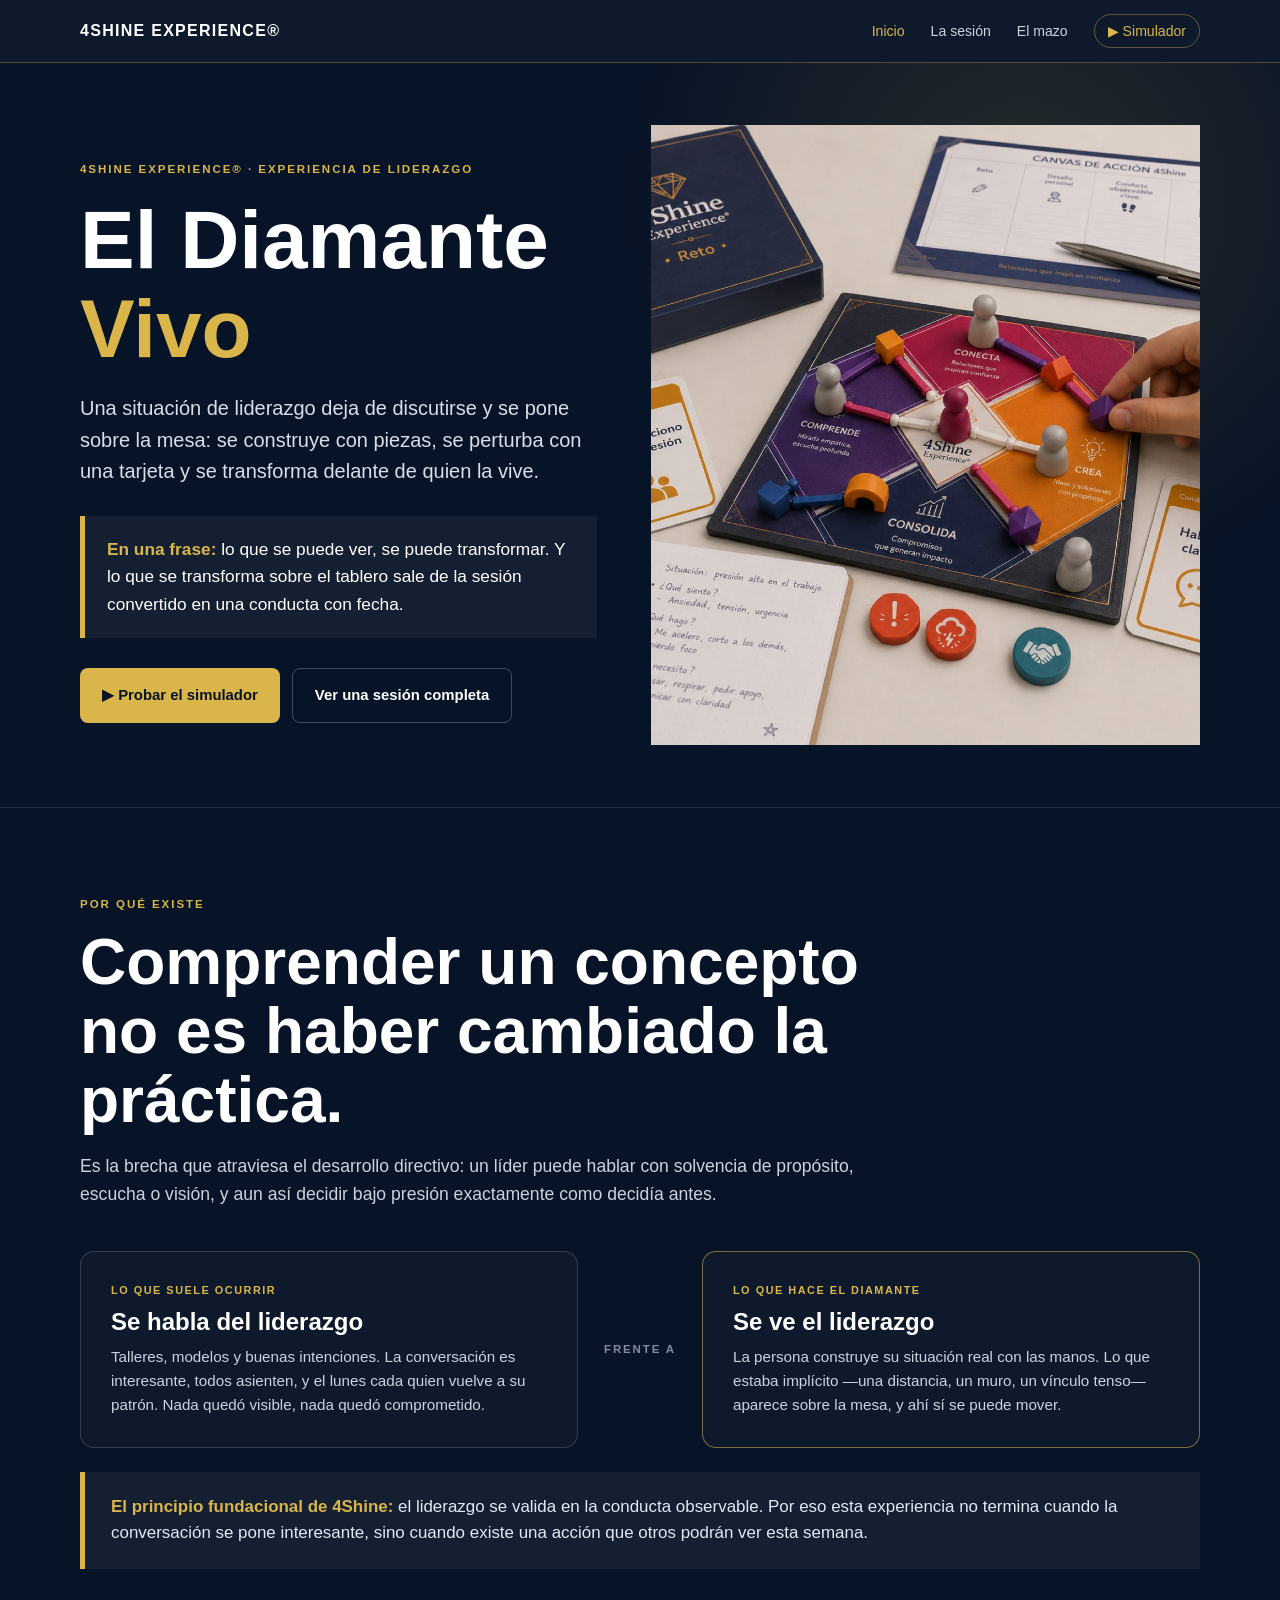
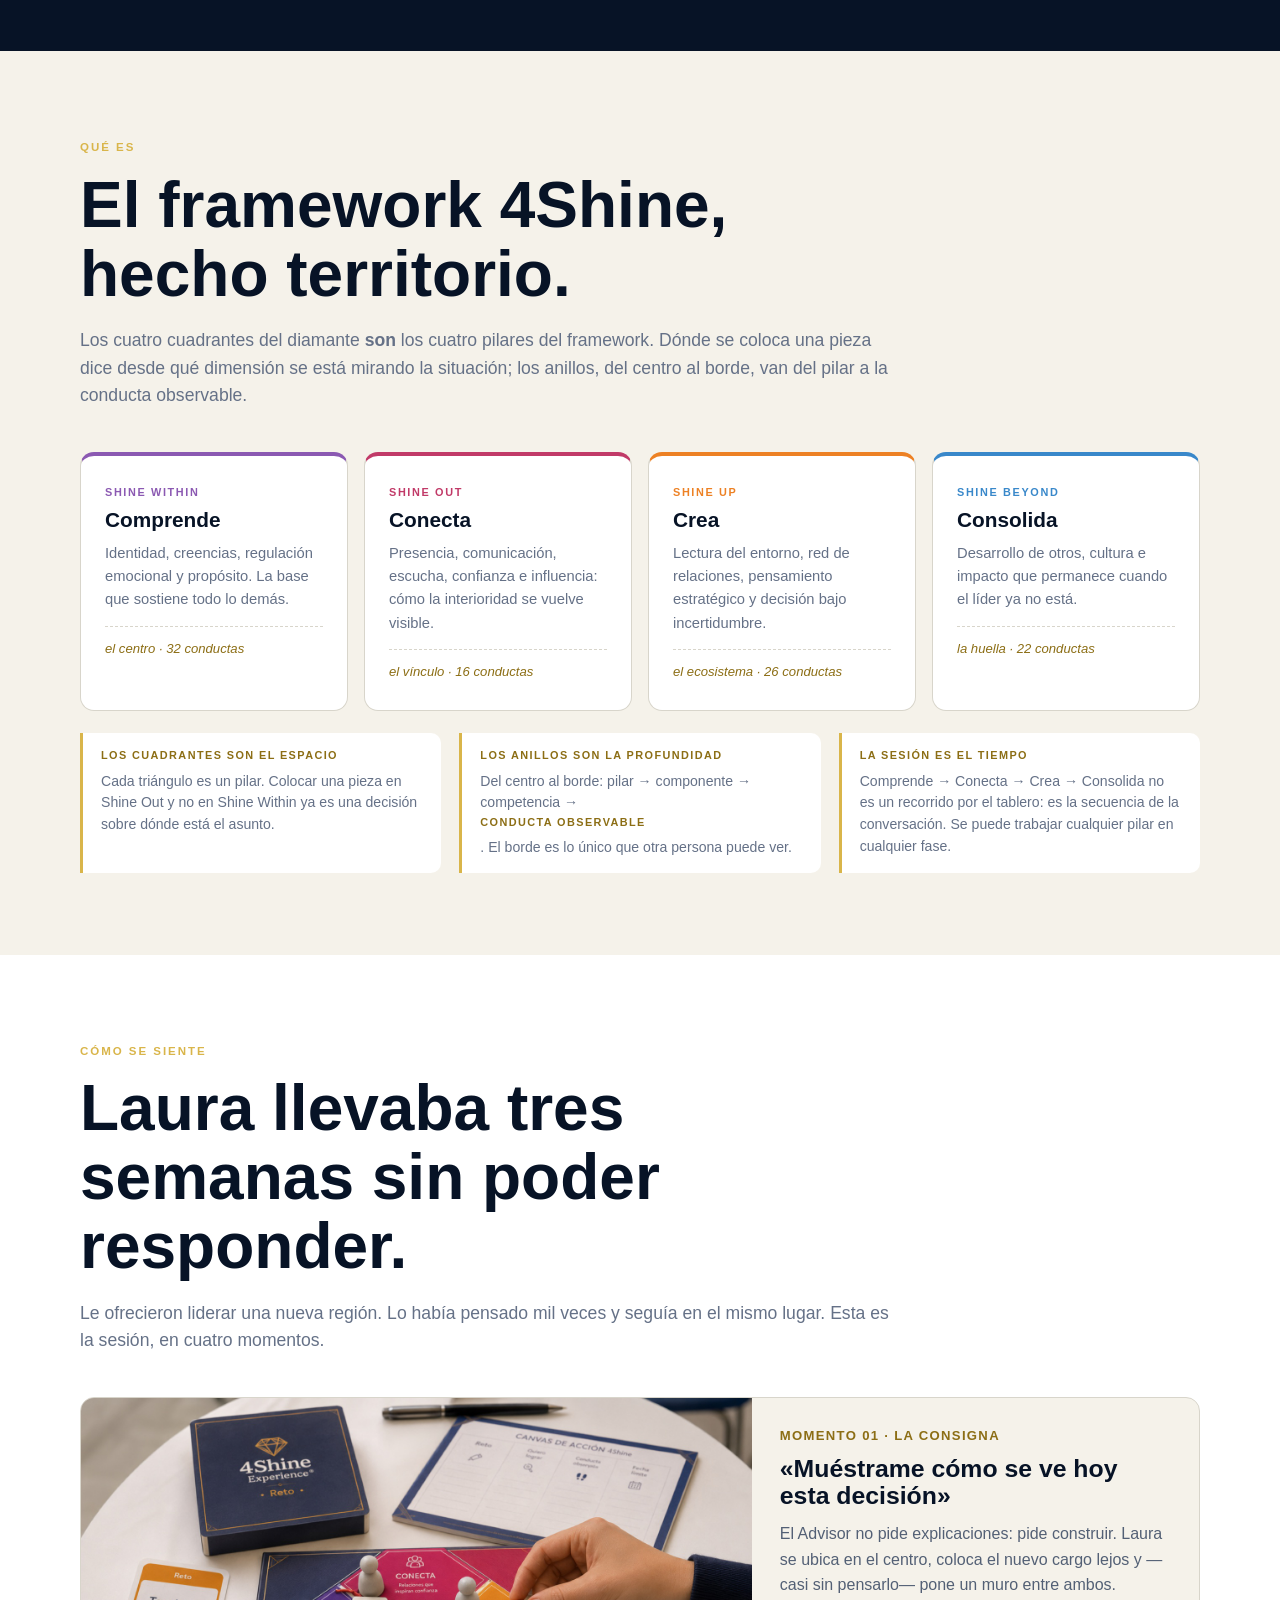
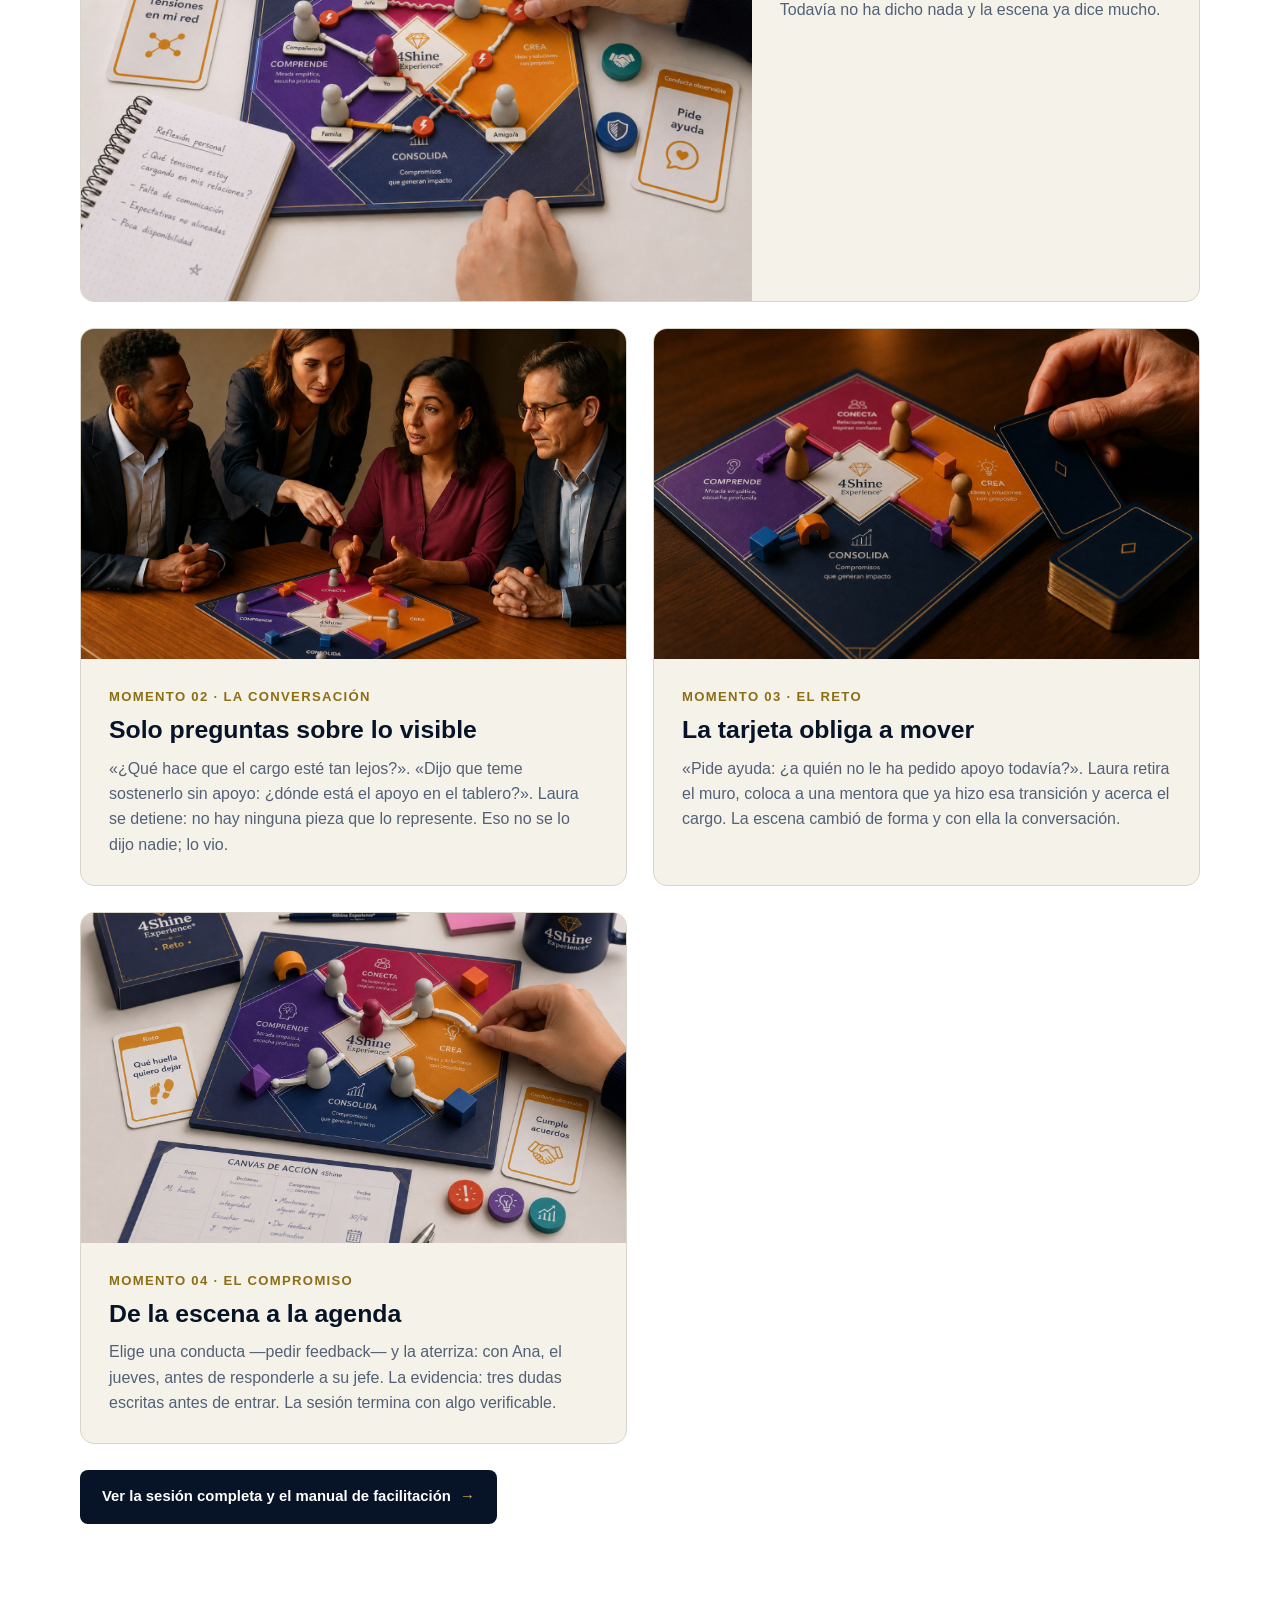
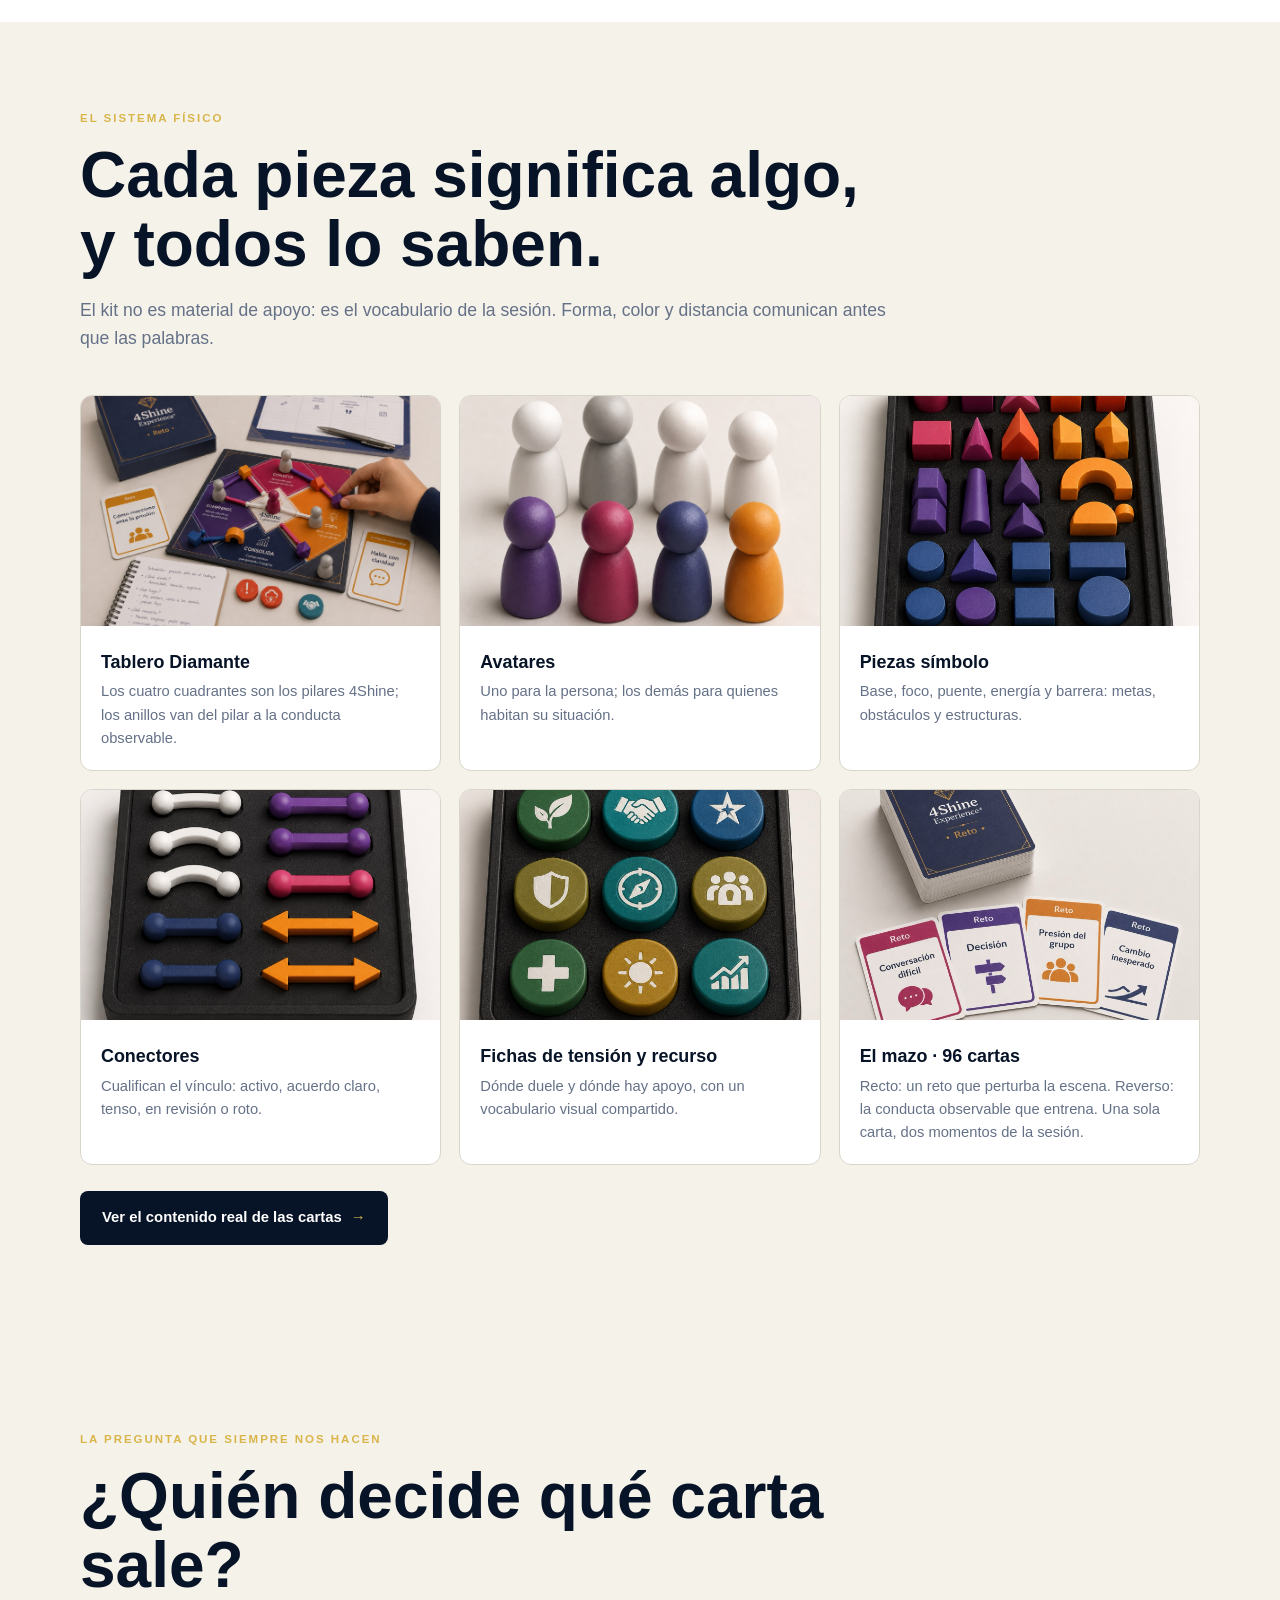
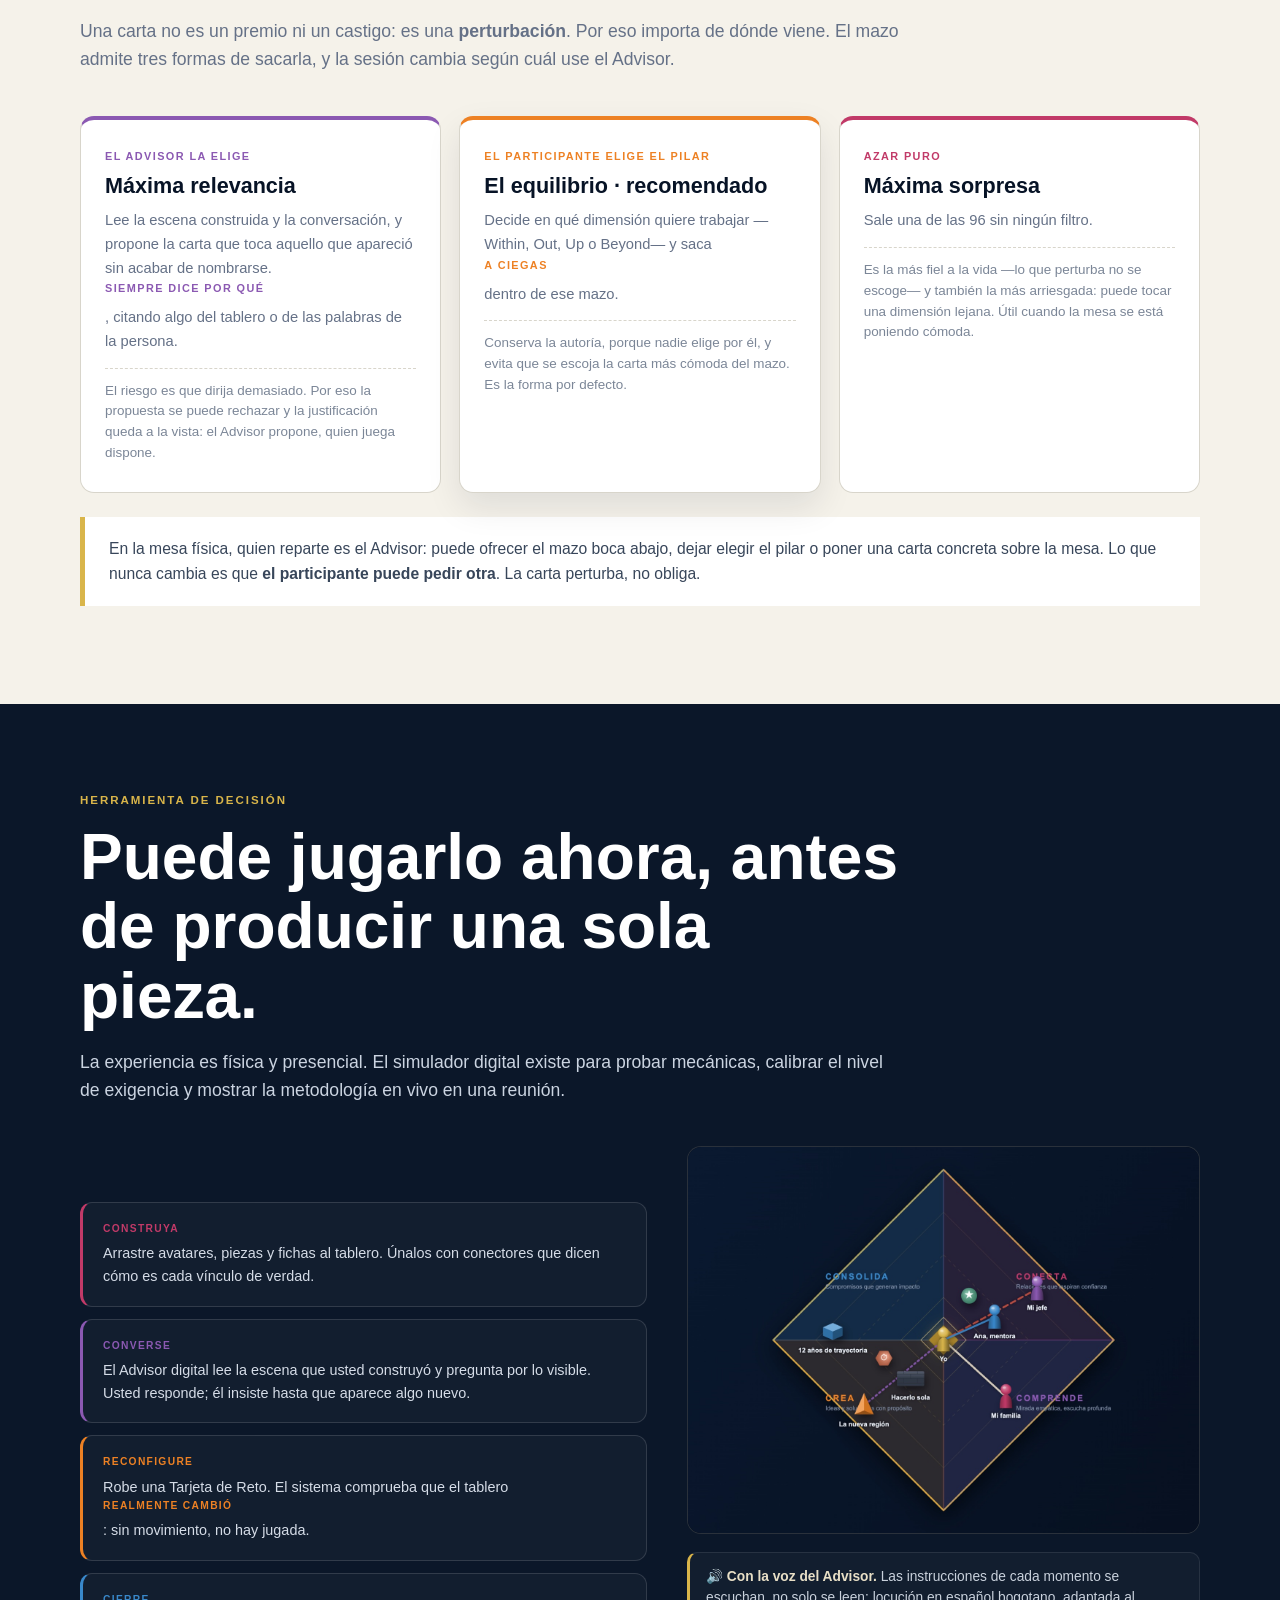
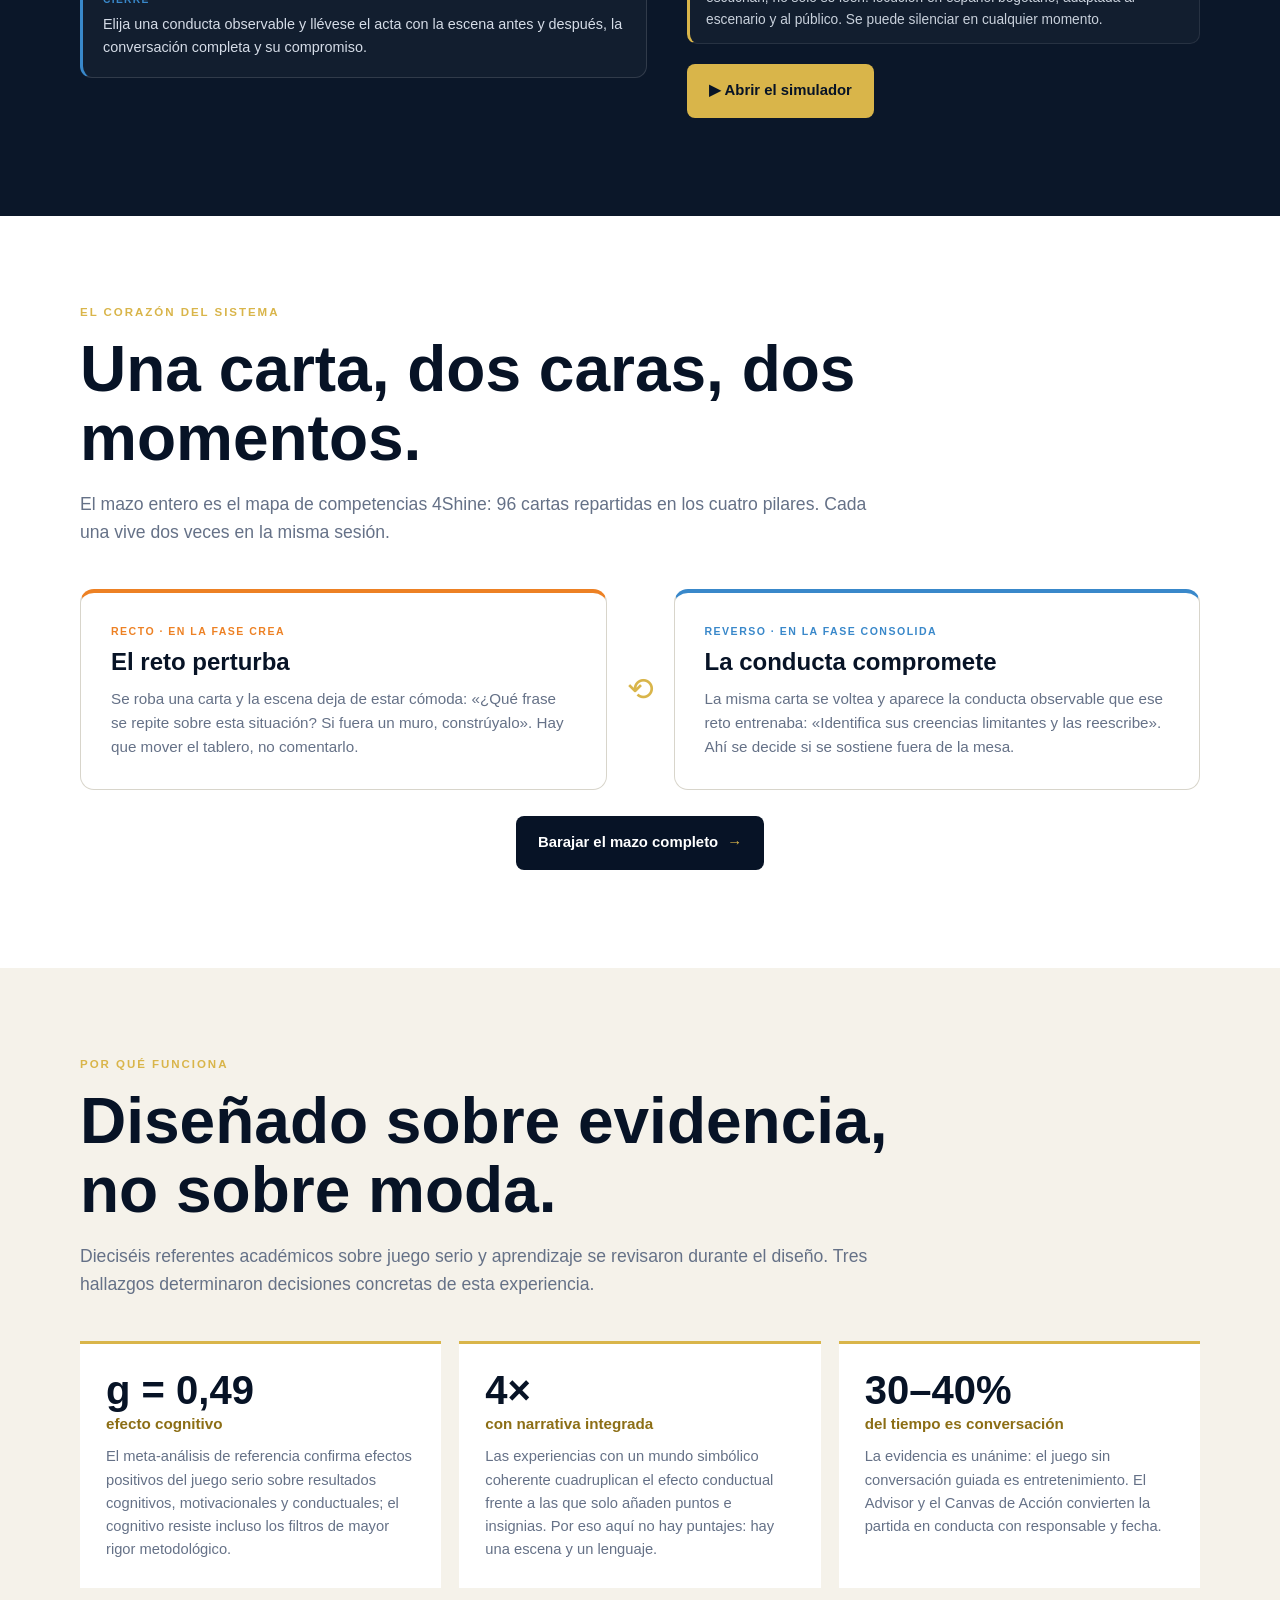
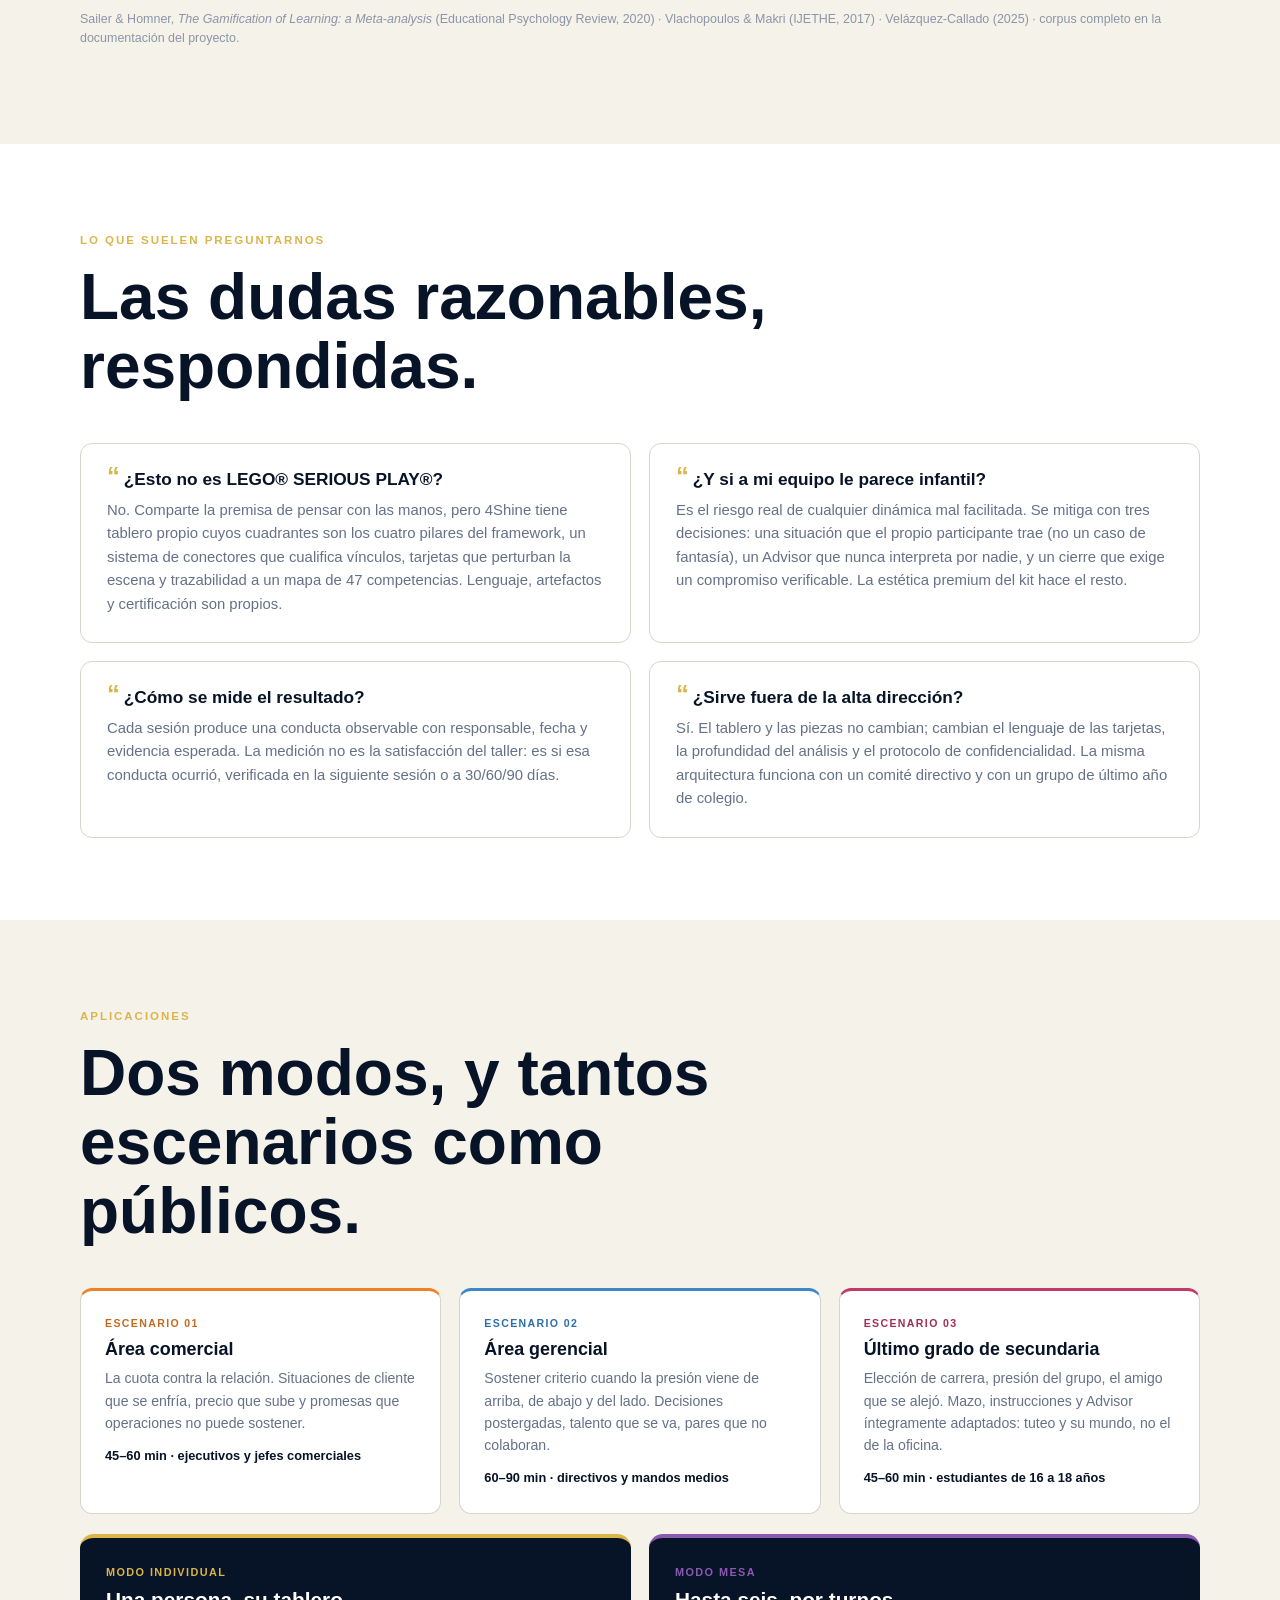
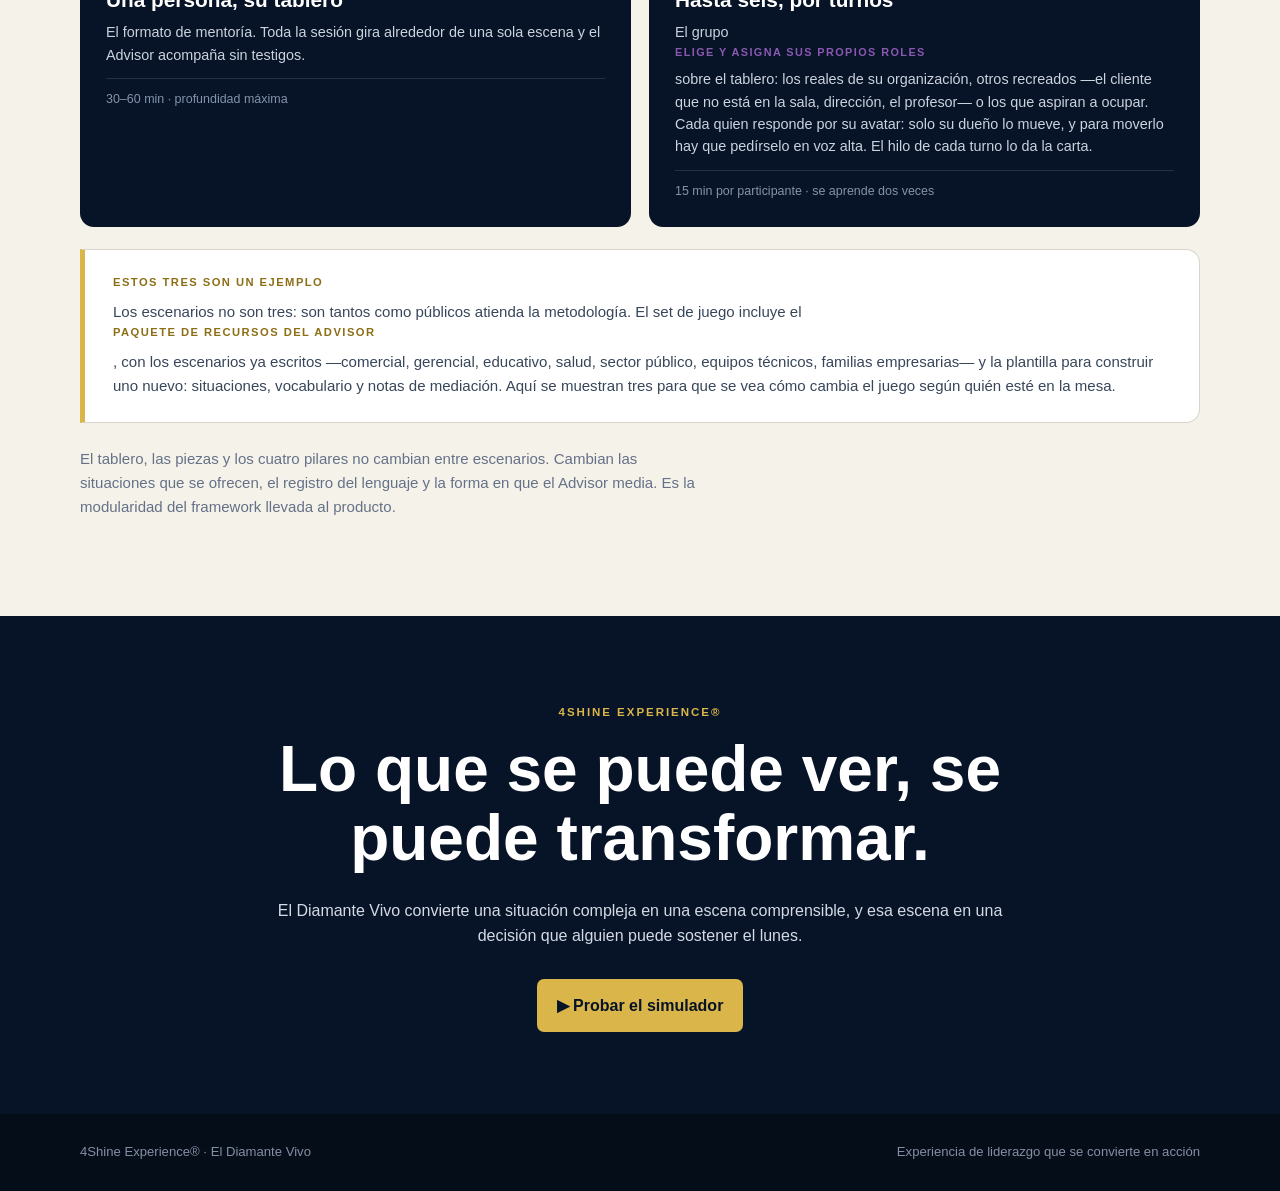
<file: public/index.html>
<!doctype html><html lang="es"><head>
<meta charset="utf-8"><meta name="viewport" content="width=device-width,initial-scale=1">
<title>El Diamante Vivo · 4Shine Experience®</title>
<link rel="stylesheet" href="experience.css"><link rel="stylesheet" href="manual.css">
<style>
.hero-claim{background:radial-gradient(circle at 80% 18%,#d9b54a26,transparent 34%),var(--ink);color:white;padding:0}
.claim-grid{display:grid;grid-template-columns:1.02fr .98fr;min-height:620px;align-items:center}
.claim-copy{padding:92px 54px 84px 0}
.claim-copy h1{font-size:clamp(3rem,6.4vw,5.6rem);margin:16px 0 20px}
.claim-copy h1 em{font-style:normal;color:var(--gold)}
.claim-img img{width:100%;height:100%;object-fit:cover;display:block;min-height:620px}
.one-line{background:#ffffff0d;border-left:5px solid var(--gold);padding:20px 22px;font-size:1.08rem;margin-top:28px;max-width:620px}
.one-line b{color:var(--gold)}
.cta-row{display:flex;gap:12px;flex-wrap:wrap;margin-top:30px}
.cta{display:inline-flex;align-items:center;gap:9px;padding:15px 22px;border-radius:8px;font-weight:900;
  font-size:.93rem;text-decoration:none;transition:.18s}
.cta.solid{background:var(--gold);color:var(--ink)}
.cta.solid:hover{background:#e6c45b}
.cta.line{border:1px solid #ffffff3d;color:white}
.cta.line:hover{border-color:var(--gold);color:var(--gold)}

.brecha{background:var(--ink);color:white;border-top:1px solid #ffffff1a}
.brecha .intro h2{color:white}
.brecha .intro p{color:#cbd3df}
.gap{display:grid;grid-template-columns:1fr auto 1fr;gap:26px;align-items:center;margin-top:12px}
.gap-card{border:1px solid #ffffff26;border-radius:14px;padding:30px;background:#ffffff08}
.gap-card b{display:block;font-size:.68rem;letter-spacing:.14em;text-transform:uppercase;color:var(--gold);margin-bottom:10px}
.gap-card h3{font-size:1.5rem;margin-bottom:10px}
.gap-card p{margin:0;color:#cbd3df;font-size:.95rem}
.gap .vs{font-size:.72rem;letter-spacing:.16em;text-transform:uppercase;color:#7f8ea6;font-weight:900}
.gap-note{margin-top:24px;border-left:5px solid var(--gold);background:#ffffff0d;padding:22px 26px;font-size:1.06rem;color:#e2e9f4}
.gap-note b{color:var(--gold)}

.campos{display:grid;grid-template-columns:repeat(4,1fr);gap:16px}
.dos-lecturas{display:grid;grid-template-columns:repeat(3,1fr);gap:18px;margin-top:22px}
.dos-lecturas div{border-left:3px solid var(--gold);padding:14px 18px;background:white;border-radius:0 10px 10px 0}
.dos-lecturas b{display:block;font-size:.68rem;letter-spacing:.13em;text-transform:uppercase;color:#8c6e15;margin-bottom:6px}
.dos-lecturas p{margin:0;font-size:.88rem;color:var(--muted);line-height:1.55}
@media(max-width:900px){.dos-lecturas{grid-template-columns:1fr}}
.campo{border-radius:14px;padding:28px 24px;background:white;border:1px solid var(--line);border-top:4px solid var(--cc)}
.campo b{display:block;font-size:.68rem;letter-spacing:.15em;text-transform:uppercase;color:var(--cc);margin-bottom:8px}
.campo h3{font-size:1.3rem;margin-bottom:10px}
.campo p{margin:0;color:var(--muted);font-size:.92rem}
.campo .verbo{display:block;margin-top:14px;padding-top:12px;border-top:1px dashed var(--line);font-size:.82rem;color:#8c6e15;font-style:italic}

.dos-caras{display:grid;grid-template-columns:1fr auto 1fr;gap:20px;align-items:center}
.cara-exp{background:white;border:1px solid var(--line);border-top:4px solid var(--ce);border-radius:14px;padding:30px}
.cara-exp b{display:block;font-size:.66rem;letter-spacing:.14em;text-transform:uppercase;color:var(--ce);margin-bottom:10px}
.cara-exp h3{font-size:1.5rem;margin-bottom:12px}
.cara-exp p{margin:0;color:var(--muted);font-size:.95rem}
.giro-exp{font-size:2rem;color:var(--gold)}
@media(max-width:820px){.dos-caras{grid-template-columns:1fr}.giro-exp{text-align:center;transform:rotate(90deg)}}
.vias{display:grid;grid-template-columns:repeat(3,1fr);gap:18px}
.via{background:white;border:1px solid var(--line);border-top:4px solid var(--vc);border-radius:14px;padding:28px 24px}
.via.destacada{box-shadow:0 14px 34px #07132618;border-width:1px 1px 1px 1px;border-top-width:4px}
.via b{display:block;font-size:.68rem;letter-spacing:.13em;text-transform:uppercase;color:var(--vc);margin-bottom:9px}
.via h3{font-size:1.35rem;margin-bottom:12px}
.via p{margin:0;color:var(--muted);font-size:.92rem;line-height:1.6}
.via-riesgo{display:block;margin-top:14px;padding-top:12px;border-top:1px dashed var(--line);
  font-size:.84rem;color:#7b8697;line-height:1.55}
.via-cierre{margin-top:24px;padding:20px 24px;border-left:5px solid var(--gold);background:white;
  color:#38465a;font-size:.98rem;max-width:none}
@media(max-width:900px){.vias{grid-template-columns:1fr}}
.evid{display:grid;grid-template-columns:repeat(3,1fr);gap:18px}
.evid-card{background:white;border-top:3px solid var(--gold);padding:26px}
.evid-card .stat{font-size:2.5rem;font-weight:900;line-height:1;color:var(--ink)}
.evid-card .stat em{font-style:normal;font-size:.95rem;color:#8c6e15;display:block;margin-top:5px}
.evid-card p{color:var(--muted);font-size:.92rem;margin:14px 0 0}
.fuentes{margin-top:22px;font-size:.78rem;color:#8b95a7}

.sim-band{background:#0b1729;color:white}
.sim-band .intro h2{color:white}.sim-band .intro p{color:#cbd4e1}
.sim-grid{display:grid;grid-template-columns:1.05fr .95fr;gap:40px;align-items:center}
.sim-steps{display:grid;gap:12px}
.sim-step{border:1px solid #ffffff22;border-radius:12px;padding:18px 20px;background:#ffffff08;border-left:3px solid var(--sc)}
.sim-step b{display:block;font-size:.64rem;letter-spacing:.13em;text-transform:uppercase;color:var(--sc);margin-bottom:5px}
.sim-step p{margin:0;font-size:.9rem;color:#d5dce7}
.sim-shot{border:1px solid #ffffff26;border-radius:14px;overflow:hidden;background:#050d19}
.sim-shot img{width:100%;display:block}

.obj{display:grid;grid-template-columns:1fr 1fr;gap:18px}
.obj-card{background:white;border:1px solid var(--line);border-radius:12px;padding:26px}
.obj-card h3{font-size:1.08rem;margin-bottom:10px;color:var(--ink)}
.obj-card h3:before{content:"“";color:var(--gold);font-size:1.6rem;line-height:0;margin-right:4px}
.obj-card p{margin:0;color:var(--muted);font-size:.93rem}

.formatos{display:grid;grid-template-columns:repeat(3,1fr);gap:18px}
.paquete{margin-top:22px;border:1px solid var(--line);border-left:5px solid var(--gold);border-radius:0 14px 14px 0;
  padding:24px 28px;background:white}
.paquete b{display:block;font-size:.7rem;letter-spacing:.13em;text-transform:uppercase;color:#8c6e15;margin-bottom:8px}
.paquete p{margin:0;color:#38465a;font-size:.94rem;line-height:1.6;max-width:none}
.modos-sitio{display:grid;grid-template-columns:1fr 1fr;gap:18px;margin-top:20px}
.modo-s{background:var(--ink);color:white;border-top:4px solid var(--ms);border-radius:14px;padding:26px}
.modo-s b{display:block;font-size:.68rem;letter-spacing:.13em;text-transform:uppercase;color:var(--ms);margin-bottom:8px}
.modo-s h3{font-size:1.3rem;margin-bottom:10px}
.modo-s p{margin:0;color:#cbd3df;font-size:.9rem;line-height:1.55}
.modo-s span{display:block;margin-top:12px;padding-top:11px;border-top:1px solid #ffffff1f;font-size:.78rem;color:#8494ab}
@media(max-width:900px){.modos-sitio{grid-template-columns:1fr}}
.fmt{background:white;border:1px solid var(--line);border-radius:12px;padding:24px}
.fmt b{display:block;font-size:.66rem;letter-spacing:.13em;text-transform:uppercase;color:#8c6e15;margin-bottom:8px}
.fmt h3{font-size:1.12rem;margin-bottom:8px}
.fmt p{margin:0;color:var(--muted);font-size:.88rem}
.fmt span{display:block;margin-top:12px;font-size:.8rem;color:var(--ink);font-weight:700}

@media(max-width:980px){
  .claim-grid,.sim-grid,.gap{grid-template-columns:1fr}
  .claim-copy{padding:60px 0 40px}.claim-img img{min-height:340px}
  .campos,.evid,.formatos,.obj{grid-template-columns:1fr 1fr}
  .gap .vs{text-align:center}
}
@media(max-width:620px){.campos,.evid,.formatos,.obj{grid-template-columns:1fr}}
</style></head><body>

<nav><div class="wrap"><a class="brand" href="index.html">4SHINE EXPERIENCE®</a><a class="navlink active" href="index.html">Inicio</a><a class="navlink" href="opcion-a.html">La sesión</a><a class="navlink" href="mazo.html">El mazo</a><a class="navlink" href="sim/diamante/" style="color:#d9b54a;border:1px solid #d9b54a66;border-radius:999px;padding:5px 13px">▶ Simulador</a></div></nav>

<header class="hero-claim" id="inicio"><div class="wrap claim-grid">
  <div class="claim-copy">
    <span class="eyebrow">4Shine Experience® · Experiencia de liderazgo</span>
    <h1>El Diamante <em>Vivo</em></h1>
    <p class="lead">Una situación de liderazgo deja de discutirse y se pone sobre la mesa: se construye con piezas, se perturba con una tarjeta y se transforma delante de quien la vive.</p>
    <div class="one-line"><b>En una frase:</b> lo que se puede ver, se puede transformar. Y lo que se transforma sobre el tablero sale de la sesión convertido en una conducta con fecha.</div>
    <div class="cta-row">
      <a class="cta solid" href="sim/diamante/">▶ Probar el simulador</a>
      <a class="cta line" href="opcion-a.html">Ver una sesión completa</a>
    </div>
  </div>
  <div class="claim-img"><img src="img/a-tablero.jpg" alt="Tablero Diamante 4Shine con piezas, tarjetas de reto y Canvas de Acción"></div>
</div></header>

<main>

<!-- ===== LA BRECHA ===== -->
<section class="brecha"><div class="wrap">
  <div class="intro"><span class="eyebrow">Por qué existe</span>
    <h2>Comprender un concepto no es haber cambiado la práctica.</h2>
    <p>Es la brecha que atraviesa el desarrollo directivo: un líder puede hablar con solvencia de propósito, escucha o visión, y aun así decidir bajo presión exactamente como decidía antes.</p></div>
  <div class="gap">
    <div class="gap-card"><b>Lo que suele ocurrir</b><h3>Se habla del liderazgo</h3>
      <p>Talleres, modelos y buenas intenciones. La conversación es interesante, todos asienten, y el lunes cada quien vuelve a su patrón. Nada quedó visible, nada quedó comprometido.</p></div>
    <div class="vs">frente a</div>
    <div class="gap-card" style="border-color:#d9b54a88"><b>Lo que hace el Diamante</b><h3>Se ve el liderazgo</h3>
      <p>La persona construye su situación real con las manos. Lo que estaba implícito —una distancia, un muro, un vínculo tenso— aparece sobre la mesa, y ahí sí se puede mover.</p></div>
  </div>
  <div class="gap-note"><b>El principio fundacional de 4Shine:</b> el liderazgo se valida en la conducta observable. Por eso esta experiencia no termina cuando la conversación se pone interesante, sino cuando existe una acción que otros podrán ver esta semana.</div>
</div></section>

<!-- ===== QUÉ ES ===== -->
<section id="que-es"><div class="wrap">
  <div class="intro"><span class="eyebrow">Qué es</span>
    <h2>El framework 4Shine, hecho territorio.</h2>
    <p>Los cuatro cuadrantes del diamante <b>son</b> los cuatro pilares del framework. Dónde se coloca una pieza dice desde qué dimensión se está mirando la situación; los anillos, del centro al borde, van del pilar a la conducta observable.</p></div>
  <div class="campos">
    <div class="campo" style="--cc:#8b59b2"><b>Shine Within</b><h3>Comprende</h3>
      <p>Identidad, creencias, regulación emocional y propósito. La base que sostiene todo lo demás.</p>
      <span class="verbo">el centro · 32 conductas</span></div>
    <div class="campo" style="--cc:#c13a68"><b>Shine Out</b><h3>Conecta</h3>
      <p>Presencia, comunicación, escucha, confianza e influencia: cómo la interioridad se vuelve visible.</p>
      <span class="verbo">el vínculo · 16 conductas</span></div>
    <div class="campo" style="--cc:#ed8124"><b>Shine Up</b><h3>Crea</h3>
      <p>Lectura del entorno, red de relaciones, pensamiento estratégico y decisión bajo incertidumbre.</p>
      <span class="verbo">el ecosistema · 26 conductas</span></div>
    <div class="campo" style="--cc:#3988ca"><b>Shine Beyond</b><h3>Consolida</h3>
      <p>Desarrollo de otros, cultura e impacto que permanece cuando el líder ya no está.</p>
      <span class="verbo">la huella · 22 conductas</span></div>
  </div>
  <div class="dos-lecturas">
    <div><b>Los cuadrantes son el espacio</b><p>Cada triángulo es un pilar. Colocar una pieza en Shine Out y no en Shine Within ya es una decisión sobre dónde está el asunto.</p></div>
    <div><b>Los anillos son la profundidad</b><p>Del centro al borde: pilar → componente → competencia → <b>conducta observable</b>. El borde es lo único que otra persona puede ver.</p></div>
    <div><b>La sesión es el tiempo</b><p>Comprende → Conecta → Crea → Consolida no es un recorrido por el tablero: es la secuencia de la conversación. Se puede trabajar cualquier pilar en cualquier fase.</p></div>
  </div>
</div></section>

<!-- ===== LA SESIÓN ===== -->
<section class="alt"><div class="wrap">
  <div class="intro"><span class="eyebrow">Cómo se siente</span>
    <h2>Laura llevaba tres semanas sin poder responder.</h2>
    <p>Le ofrecieron liderar una nueva región. Lo había pensado mil veces y seguía en el mismo lugar. Esta es la sesión, en cuatro momentos.</p></div>
  <div class="story-grid">
    <article class="moment wide"><img src="img/a-red.jpg" alt="Laura construye su escena sobre el tablero">
      <div class="moment-copy"><span class="moment-num">MOMENTO 01 · LA CONSIGNA</span>
        <h3>«Muéstrame cómo se ve hoy esta decisión»</h3>
        <p>El Advisor no pide explicaciones: pide construir. Laura se ubica en el centro, coloca el nuevo cargo lejos y —casi sin pensarlo— pone un muro entre ambos. Todavía no ha dicho nada y la escena ya dice mucho.</p></div></article>
    <article class="moment"><img src="img/a-story-debrief-unificado.jpg" alt="El Advisor acompaña con preguntas">
      <div class="moment-copy"><span class="moment-num">MOMENTO 02 · LA CONVERSACIÓN</span>
        <h3>Solo preguntas sobre lo visible</h3>
        <p>«¿Qué hace que el cargo esté tan lejos?». «Dijo que teme sostenerlo sin apoyo: ¿dónde está el apoyo en el tablero?». Laura se detiene: no hay ninguna pieza que lo represente. Eso no se lo dijo nadie; lo vio.</p></div></article>
    <article class="moment"><img src="img/a-story-reto-unificado.jpg" alt="Tarjeta de reto sobre el tablero">
      <div class="moment-copy"><span class="moment-num">MOMENTO 03 · EL RETO</span>
        <h3>La tarjeta obliga a mover</h3>
        <p>«Pide ayuda: ¿a quién no le ha pedido apoyo todavía?». Laura retira el muro, coloca a una mentora que ya hizo esa transición y acerca el cargo. La escena cambió de forma y con ella la conversación.</p></div></article>
    <article class="moment"><img src="img/a-legado.jpg" alt="Canvas de Acción diligenciado">
      <div class="moment-copy"><span class="moment-num">MOMENTO 04 · EL COMPROMISO</span>
        <h3>De la escena a la agenda</h3>
        <p>Elige una conducta —pedir feedback— y la aterriza: con Ana, el jueves, antes de responderle a su jefe. La evidencia: tres dudas escritas antes de entrar. La sesión termina con algo verificable.</p></div></article>
  </div>
  <p style="margin-top:26px"><a class="cta solid" href="opcion-a.html" style="background:var(--ink);color:white">Ver la sesión completa y el manual de facilitación <span style="color:#d9b54a">→</span></a></p>
</div></section>

<!-- ===== EL KIT ===== -->
<section><div class="wrap">
  <div class="intro"><span class="eyebrow">El sistema físico</span>
    <h2>Cada pieza significa algo, y todos lo saben.</h2>
    <p>El kit no es material de apoyo: es el vocabulario de la sesión. Forma, color y distancia comunican antes que las palabras.</p></div>
  <div class="kit">
    <article class="kit-card"><img src="img/a-tablero.jpg" alt="Tablero Diamante"><div><h3>Tablero Diamante</h3><p>Los cuatro cuadrantes son los pilares 4Shine; los anillos van del pilar a la conducta observable.</p></div></article>
    <article class="kit-card"><img src="img/kit-avatares.jpg" alt="Avatares"><div><h3>Avatares</h3><p>Uno para la persona; los demás para quienes habitan su situación.</p></div></article>
    <article class="kit-card"><img src="img/kit-piezas.jpg" alt="Piezas símbolo"><div><h3>Piezas símbolo</h3><p>Base, foco, puente, energía y barrera: metas, obstáculos y estructuras.</p></div></article>
    <article class="kit-card"><img src="img/kit-conectores.jpg" alt="Conectores"><div><h3>Conectores</h3><p>Cualifican el vínculo: activo, acuerdo claro, tenso, en revisión o roto.</p></div></article>
    <article class="kit-card"><img src="img/kit-recurso.jpg" alt="Fichas de recurso"><div><h3>Fichas de tensión y recurso</h3><p>Dónde duele y dónde hay apoyo, con un vocabulario visual compartido.</p></div></article>
    <article class="kit-card"><img src="img/kit-cartas-reto.jpg" alt="El mazo de dos caras"><div><h3>El mazo · 96 cartas</h3><p>Recto: un reto que perturba la escena. Reverso: la conducta observable que entrena. Una sola carta, dos momentos de la sesión.</p></div></article>
  </div>
  <p style="margin-top:26px"><a class="cta solid" href="cartas.html" style="background:var(--ink);color:white">Ver el contenido real de las cartas <span style="color:#d9b54a">→</span></a></p>
</div></section>

<!-- ===== CÓMO APARECEN LAS CARTAS ===== -->
<section><div class="wrap">
  <div class="intro"><span class="eyebrow">La pregunta que siempre nos hacen</span>
    <h2>¿Quién decide qué carta sale?</h2>
    <p>Una carta no es un premio ni un castigo: es una <b>perturbación</b>. Por eso importa de dónde viene. El mazo admite tres formas de sacarla, y la sesión cambia según cuál use el Advisor.</p></div>
  <div class="vias">
    <div class="via" style="--vc:#8b59b2"><b>El Advisor la elige</b>
      <h3>Máxima relevancia</h3>
      <p>Lee la escena construida y la conversación, y propone la carta que toca aquello que apareció sin acabar de nombrarse. <b>Siempre dice por qué</b>, citando algo del tablero o de las palabras de la persona.</p>
      <span class="via-riesgo">El riesgo es que dirija demasiado. Por eso la propuesta se puede rechazar y la justificación queda a la vista: el Advisor propone, quien juega dispone.</span></div>
    <div class="via destacada" style="--vc:#ed8124"><b>El participante elige el pilar</b>
      <h3>El equilibrio · recomendado</h3>
      <p>Decide en qué dimensión quiere trabajar —Within, Out, Up o Beyond— y saca <b>a ciegas</b> dentro de ese mazo.</p>
      <span class="via-riesgo">Conserva la autoría, porque nadie elige por él, y evita que se escoja la carta más cómoda del mazo. Es la forma por defecto.</span></div>
    <div class="via" style="--vc:#c13a68"><b>Azar puro</b>
      <h3>Máxima sorpresa</h3>
      <p>Sale una de las 96 sin ningún filtro.</p>
      <span class="via-riesgo">Es la más fiel a la vida —lo que perturba no se escoge— y también la más arriesgada: puede tocar una dimensión lejana. Útil cuando la mesa se está poniendo cómoda.</span></div>
  </div>
  <p class="via-cierre">En la mesa física, quien reparte es el Advisor: puede ofrecer el mazo boca abajo, dejar elegir el pilar o poner una carta concreta sobre la mesa. Lo que nunca cambia es que <b>el participante puede pedir otra</b>. La carta perturba, no obliga.</p>
</div></section>

<!-- ===== SIMULADOR ===== -->
<section class="sim-band"><div class="wrap">
  <div class="intro"><span class="eyebrow">Herramienta de decisión</span>
    <h2>Puede jugarlo ahora, antes de producir una sola pieza.</h2>
    <p>La experiencia es física y presencial. El simulador digital existe para probar mecánicas, calibrar el nivel de exigencia y mostrar la metodología en vivo en una reunión.</p></div>
  <div class="sim-grid">
    <div class="sim-steps">
      <div class="sim-step" style="--sc:#c13a68"><b>Construya</b><p>Arrastre avatares, piezas y fichas al tablero. Únalos con conectores que dicen cómo es cada vínculo de verdad.</p></div>
      <div class="sim-step" style="--sc:#8b59b2"><b>Converse</b><p>El Advisor digital lee la escena que usted construyó y pregunta por lo visible. Usted responde; él insiste hasta que aparece algo nuevo.</p></div>
      <div class="sim-step" style="--sc:#ed8124"><b>Reconfigure</b><p>Robe una Tarjeta de Reto. El sistema comprueba que el tablero <b>realmente cambió</b>: sin movimiento, no hay jugada.</p></div>
      <div class="sim-step" style="--sc:#3988ca"><b>Cierre</b><p>Elija una conducta observable y llévese el acta con la escena antes y después, la conversación completa y su compromiso.</p></div>
    </div>
    <div>
      <div class="sim-shot"><img src="img/sim-tablero.jpg" alt="Tablero del simulador con la escena construida"></div>
      <p class="sim-voz">🔊 <b>Con la voz del Advisor.</b> Las instrucciones de cada momento se escuchan, no solo se leen: locución en español bogotano, adaptada al escenario y al público. Se puede silenciar en cualquier momento.</p>
      <p style="margin-top:20px"><a class="cta solid" href="sim/diamante/">▶ Abrir el simulador</a></p>
    </div>
  </div>
</div></section>

<!-- ===== LA CARTA ===== -->
<section class="alt"><div class="wrap">
  <div class="intro"><span class="eyebrow">El corazón del sistema</span>
    <h2>Una carta, dos caras, dos momentos.</h2>
    <p>El mazo entero es el mapa de competencias 4Shine: 96 cartas repartidas en los cuatro pilares. Cada una vive dos veces en la misma sesión.</p></div>
  <div class="dos-caras">
    <div class="cara-exp" style="--ce:#ed8124"><b>Recto · en la fase Crea</b><h3>El reto perturba</h3>
      <p>Se roba una carta y la escena deja de estar cómoda: «¿Qué frase se repite sobre esta situación? Si fuera un muro, constrúyalo». Hay que mover el tablero, no comentarlo.</p></div>
    <div class="giro-exp">⟲</div>
    <div class="cara-exp" style="--ce:#3988ca"><b>Reverso · en la fase Consolida</b><h3>La conducta compromete</h3>
      <p>La misma carta se voltea y aparece la conducta observable que ese reto entrenaba: «Identifica sus creencias limitantes y las reescribe». Ahí se decide si se sostiene fuera de la mesa.</p></div>
  </div>
  <p style="margin-top:26px;text-align:center"><a class="cta solid" href="mazo.html" style="background:var(--ink);color:white">Barajar el mazo completo <span style="color:#d9b54a">→</span></a></p>
</div></section>

<!-- ===== EVIDENCIA ===== -->
<section><div class="wrap">
  <div class="intro"><span class="eyebrow">Por qué funciona</span>
    <h2>Diseñado sobre evidencia, no sobre moda.</h2>
    <p>Dieciséis referentes académicos sobre juego serio y aprendizaje se revisaron durante el diseño. Tres hallazgos determinaron decisiones concretas de esta experiencia.</p></div>
  <div class="evid">
    <div class="evid-card"><span class="stat">g = 0,49<em>efecto cognitivo</em></span>
      <p>El meta-análisis de referencia confirma efectos positivos del juego serio sobre resultados cognitivos, motivacionales y conductuales; el cognitivo resiste incluso los filtros de mayor rigor metodológico.</p></div>
    <div class="evid-card"><span class="stat">4×<em>con narrativa integrada</em></span>
      <p>Las experiencias con un mundo simbólico coherente cuadruplican el efecto conductual frente a las que solo añaden puntos e insignias. Por eso aquí no hay puntajes: hay una escena y un lenguaje.</p></div>
    <div class="evid-card"><span class="stat">30–40%<em>del tiempo es conversación</em></span>
      <p>La evidencia es unánime: el juego sin conversación guiada es entretenimiento. El Advisor y el Canvas de Acción convierten la partida en conducta con responsable y fecha.</p></div>
  </div>
  <p class="fuentes">Sailer &amp; Homner, <i>The Gamification of Learning: a Meta-analysis</i> (Educational Psychology Review, 2020) · Vlachopoulos &amp; Makri (IJETHE, 2017) · Velázquez-Callado (2025) · corpus completo en la documentación del proyecto.</p>
</div></section>

<!-- ===== OBJECIONES ===== -->
<section class="alt"><div class="wrap">
  <div class="intro"><span class="eyebrow">Lo que suelen preguntarnos</span><h2>Las dudas razonables, respondidas.</h2></div>
  <div class="obj">
    <div class="obj-card"><h3>¿Esto no es LEGO® SERIOUS PLAY®?</h3>
      <p>No. Comparte la premisa de pensar con las manos, pero 4Shine tiene tablero propio cuyos cuadrantes son los cuatro pilares del framework, un sistema de conectores que cualifica vínculos, tarjetas que perturban la escena y trazabilidad a un mapa de 47 competencias. Lenguaje, artefactos y certificación son propios.</p></div>
    <div class="obj-card"><h3>¿Y si a mi equipo le parece infantil?</h3>
      <p>Es el riesgo real de cualquier dinámica mal facilitada. Se mitiga con tres decisiones: una situación que el propio participante trae (no un caso de fantasía), un Advisor que nunca interpreta por nadie, y un cierre que exige un compromiso verificable. La estética premium del kit hace el resto.</p></div>
    <div class="obj-card"><h3>¿Cómo se mide el resultado?</h3>
      <p>Cada sesión produce una conducta observable con responsable, fecha y evidencia esperada. La medición no es la satisfacción del taller: es si esa conducta ocurrió, verificada en la siguiente sesión o a 30/60/90 días.</p></div>
    <div class="obj-card"><h3>¿Sirve fuera de la alta dirección?</h3>
      <p>Sí. El tablero y las piezas no cambian; cambian el lenguaje de las tarjetas, la profundidad del análisis y el protocolo de confidencialidad. La misma arquitectura funciona con un comité directivo y con un grupo de último año de colegio.</p></div>
  </div>
</div></section>

<!-- ===== FORMATOS ===== -->
<section><div class="wrap">
  <div class="intro"><span class="eyebrow">Aplicaciones</span><h2>Dos modos, y tantos escenarios como públicos.</h2></div>
  <div class="formatos">
    <div class="fmt" style="border-top:3px solid #ed8124"><b style="color:#c26a1f">Escenario 01</b><h3>Área comercial</h3><p>La cuota contra la relación. Situaciones de cliente que se enfría, precio que sube y promesas que operaciones no puede sostener.</p><span>45–60 min · ejecutivos y jefes comerciales</span></div>
    <div class="fmt" style="border-top:3px solid #3988ca"><b style="color:#2c6ea8">Escenario 02</b><h3>Área gerencial</h3><p>Sostener criterio cuando la presión viene de arriba, de abajo y del lado. Decisiones postergadas, talento que se va, pares que no colaboran.</p><span>60–90 min · directivos y mandos medios</span></div>
    <div class="fmt" style="border-top:3px solid #c13a68"><b style="color:#a02d55">Escenario 03</b><h3>Último grado de secundaria</h3><p>Elección de carrera, presión del grupo, el amigo que se alejó. Mazo, instrucciones y Advisor íntegramente adaptados: tuteo y su mundo, no el de la oficina.</p><span>45–60 min · estudiantes de 16 a 18 años</span></div>
  </div>
  <div class="modos-sitio">
    <div class="modo-s" style="--ms:#d9b54a"><b>Modo individual</b><h3>Una persona, su tablero</h3>
      <p>El formato de mentoría. Toda la sesión gira alrededor de una sola escena y el Advisor acompaña sin testigos.</p>
      <span>30–60 min · profundidad máxima</span></div>
    <div class="modo-s" style="--ms:#8b59b2"><b>Modo mesa</b><h3>Hasta seis, por turnos</h3>
      <p>El grupo <b>elige y asigna sus propios roles</b> sobre el tablero: los reales de su organización, otros recreados —el cliente que no está en la sala, dirección, el profesor— o los que aspiran a ocupar. Cada quien responde por su avatar: solo su dueño lo mueve, y para moverlo hay que pedírselo en voz alta. El hilo de cada turno lo da la carta.</p>
      <span>15 min por participante · se aprende dos veces</span></div>
  </div>
  <div class="paquete"><b>Estos tres son un ejemplo</b>
    <p>Los escenarios no son tres: son tantos como públicos atienda la metodología. El set de juego incluye el <b>paquete de recursos del Advisor</b>, con los escenarios ya escritos —comercial, gerencial, educativo, salud, sector público, equipos técnicos, familias empresarias— y la plantilla para construir uno nuevo: situaciones, vocabulario y notas de mediación. Aquí se muestran tres para que se vea cómo cambia el juego según quién esté en la mesa.</p></div>
  <p style="margin-top:24px;color:var(--muted);font-size:.94rem;max-width:74ch">El tablero, las piezas y los cuatro pilares no cambian entre escenarios. Cambian las situaciones que se ofrecen, el registro del lenguaje y la forma en que el Advisor media. Es la modularidad del framework llevada al producto.</p>
</div></section>

<section class="final"><div class="wrap">
  <span class="eyebrow">4Shine Experience®</span>
  <h2>Lo que se puede ver, se puede transformar.</h2>
  <p>El Diamante Vivo convierte una situación compleja en una escena comprensible, y esa escena en una decisión que alguien puede sostener el lunes.</p>
  <a class="back" href="sim/diamante/">▶ Probar el simulador</a>
</div></section>

</main>
<footer><div class="wrap footer-row"><span>4Shine Experience® · El Diamante Vivo</span><span>Experiencia de liderazgo que se convierte en acción</span></div></footer>
</body></html>
</file>
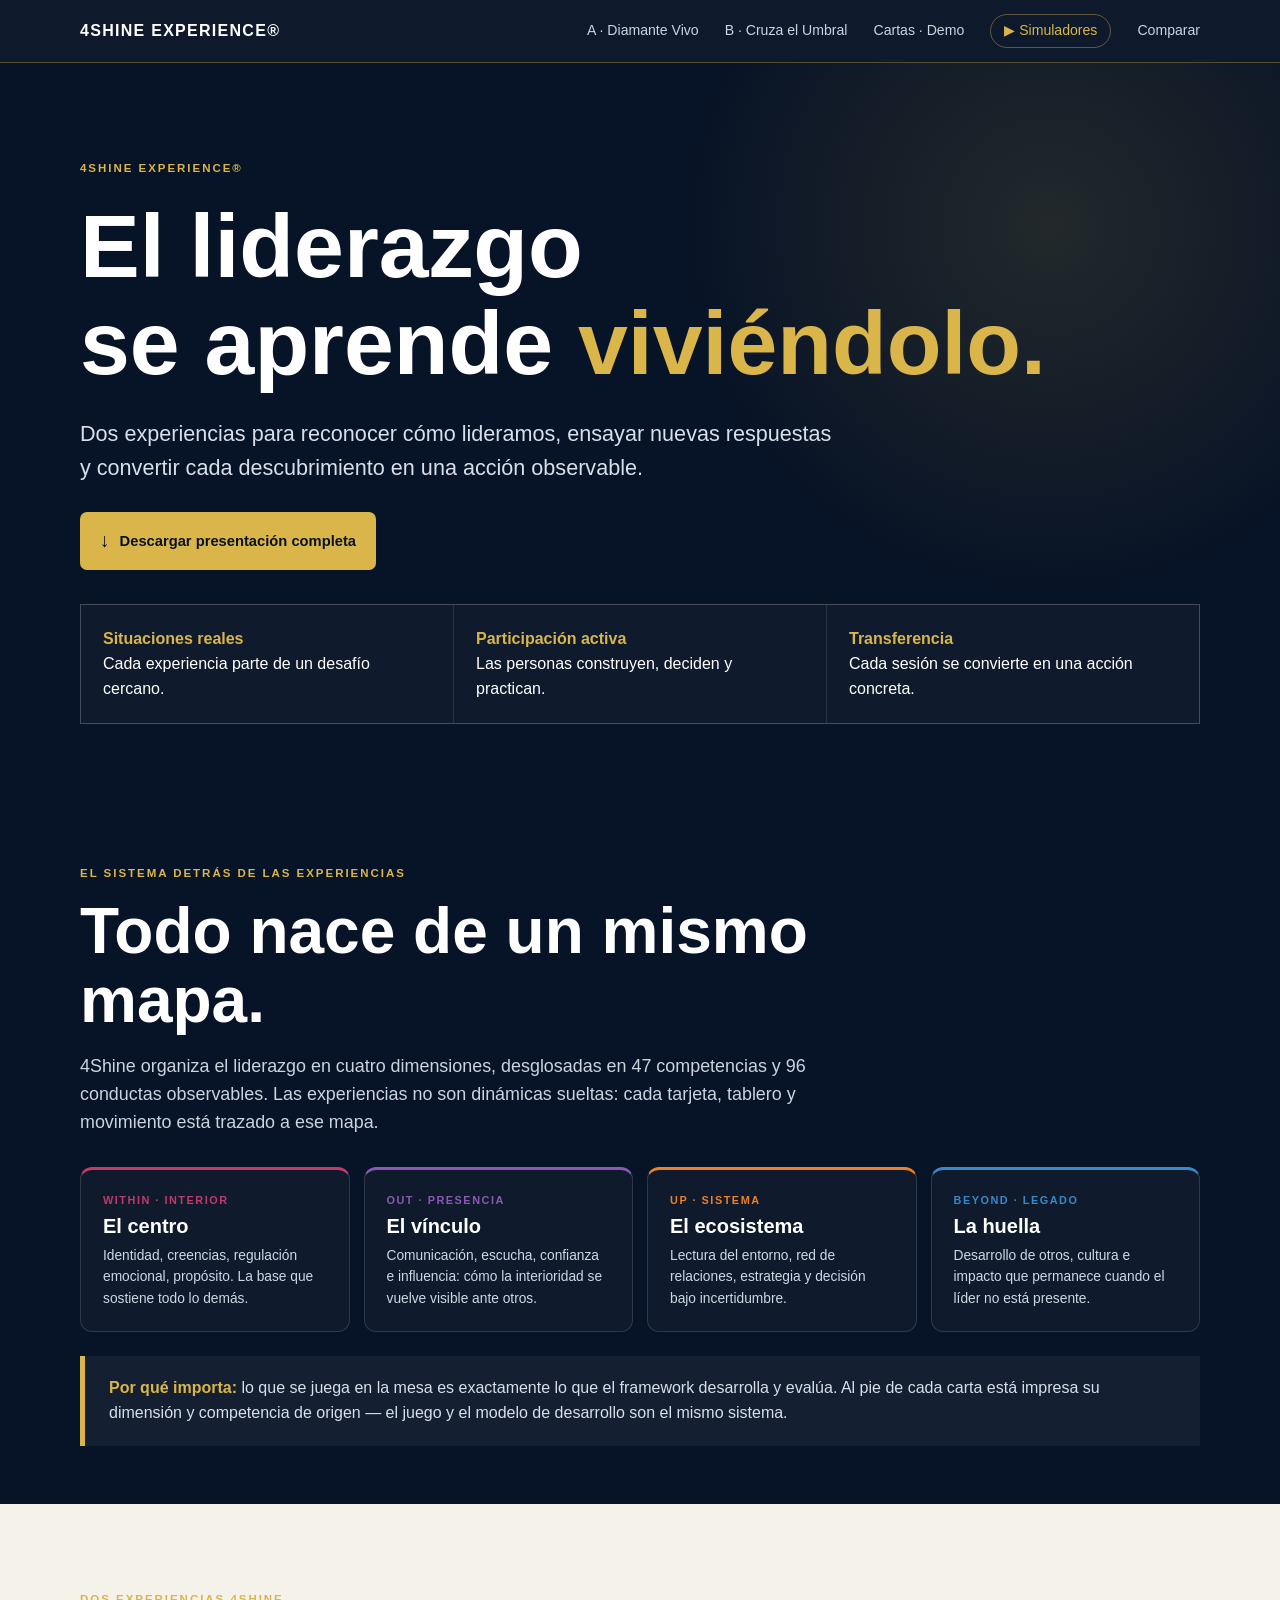
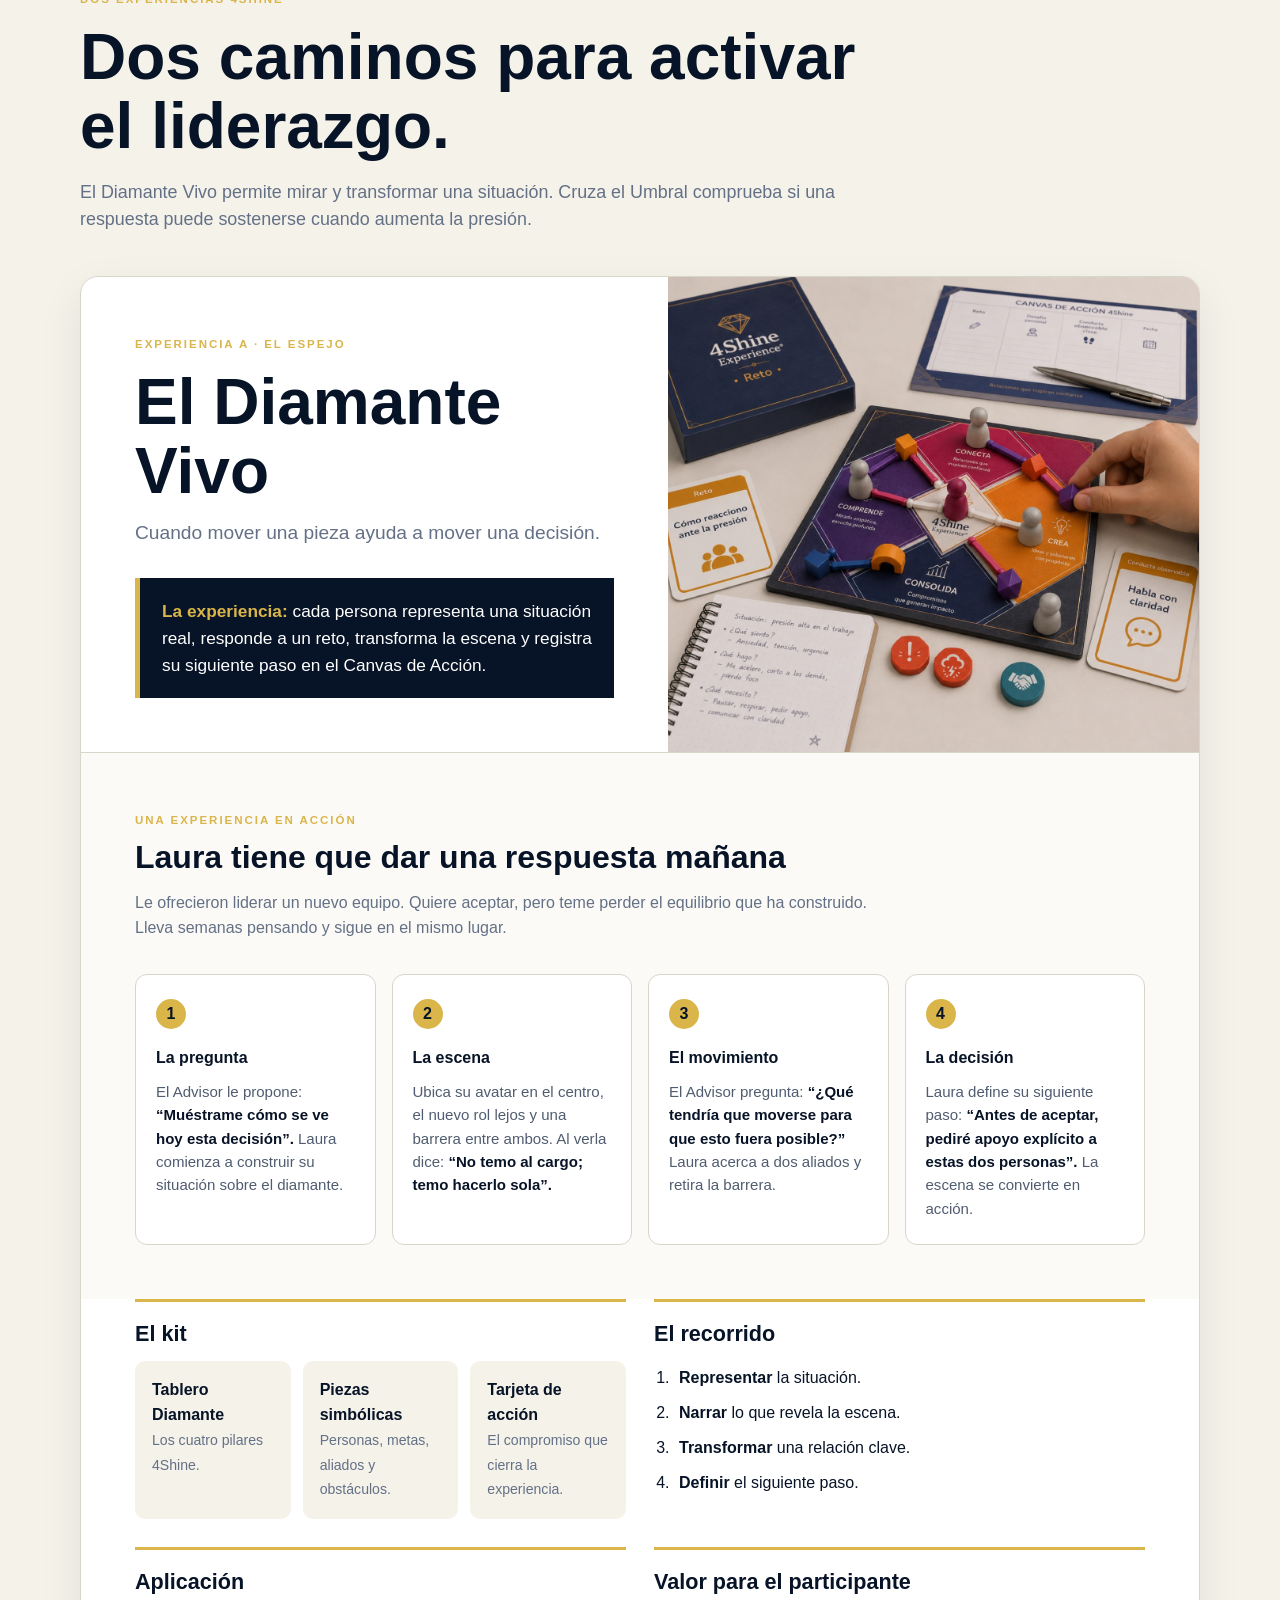
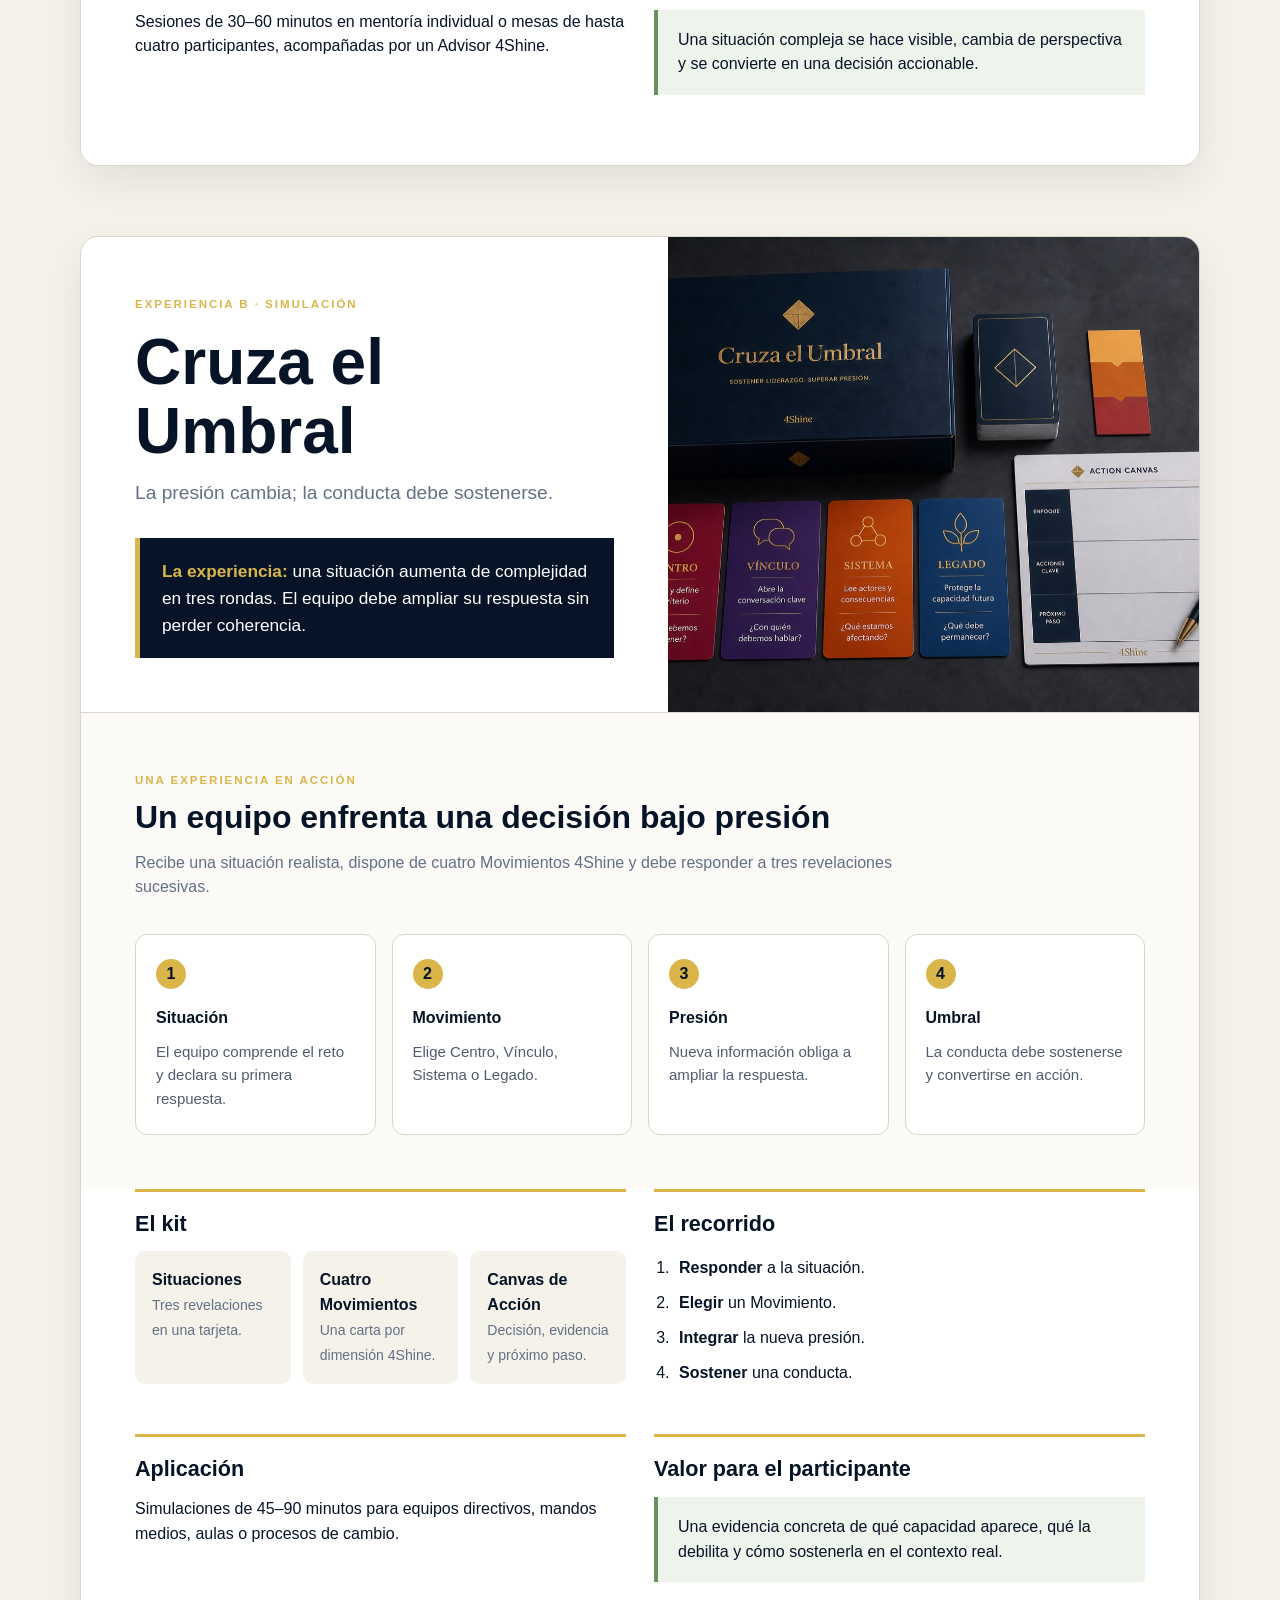
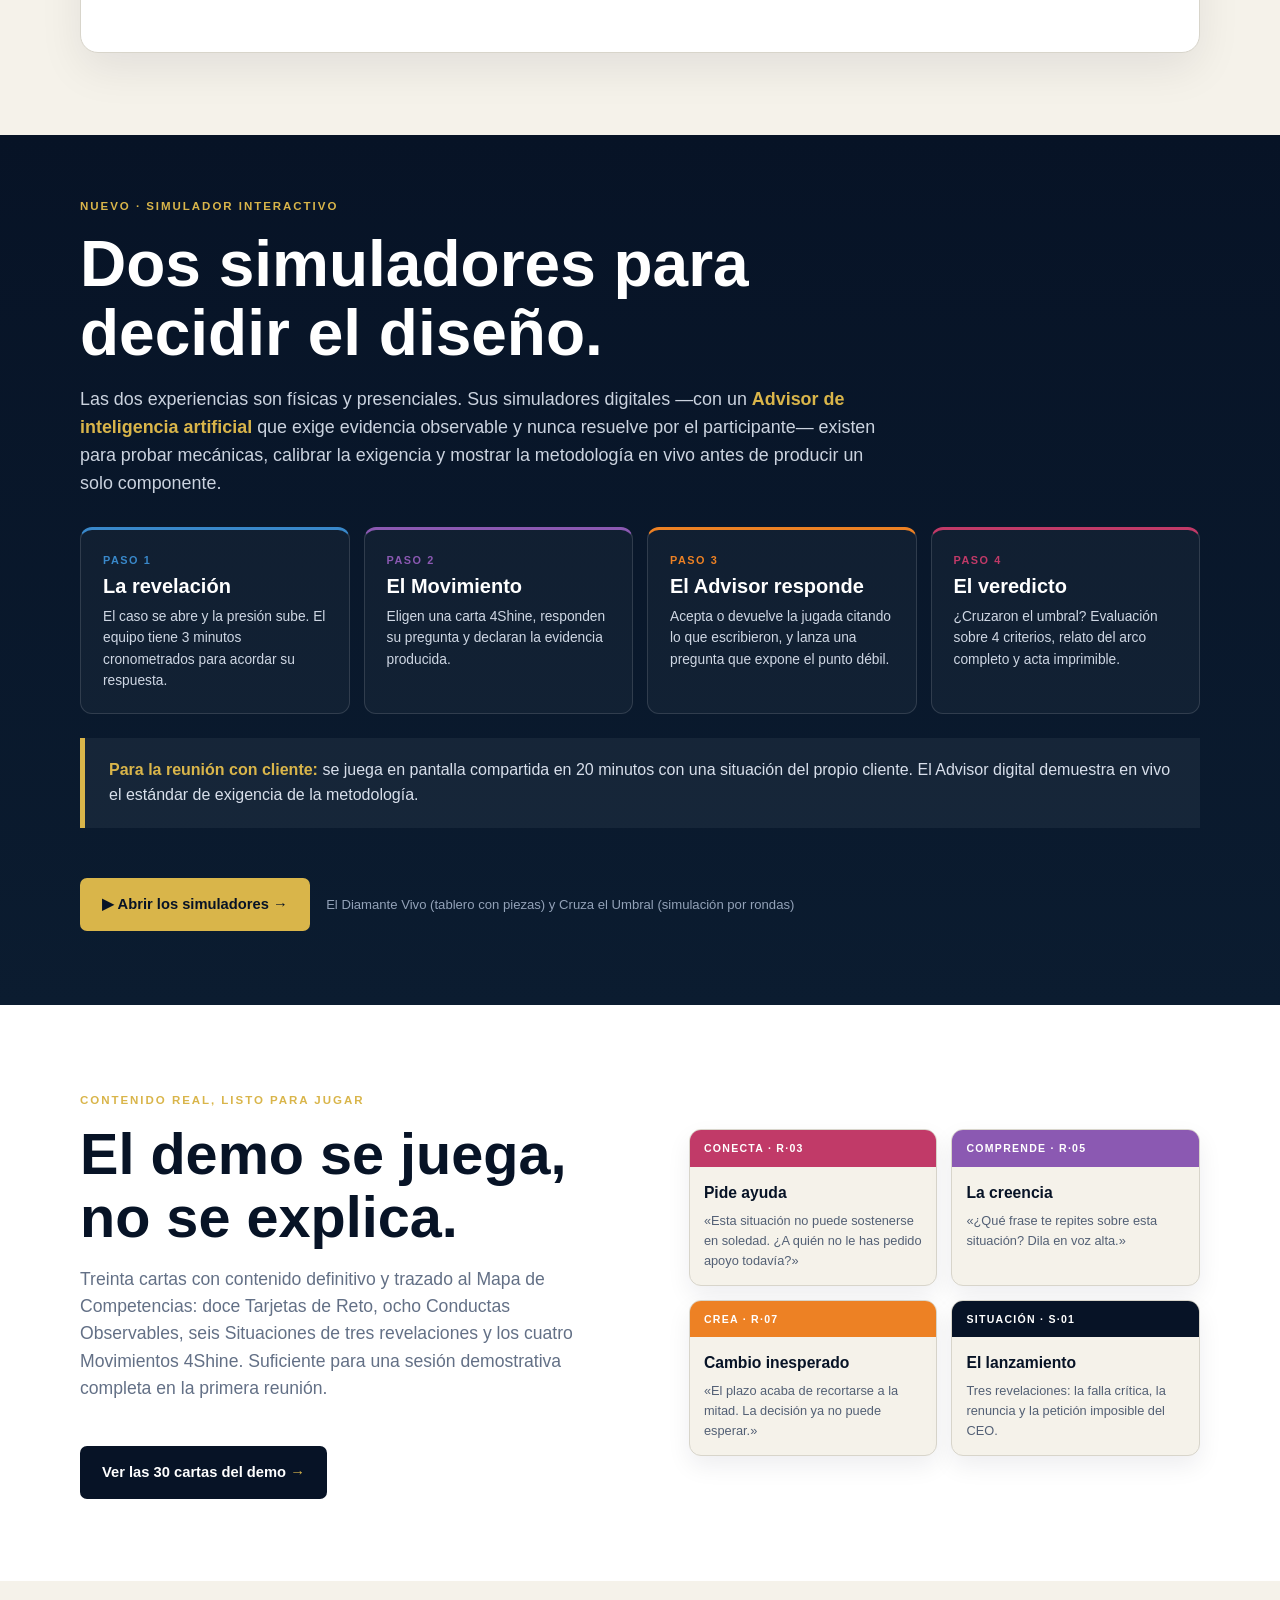
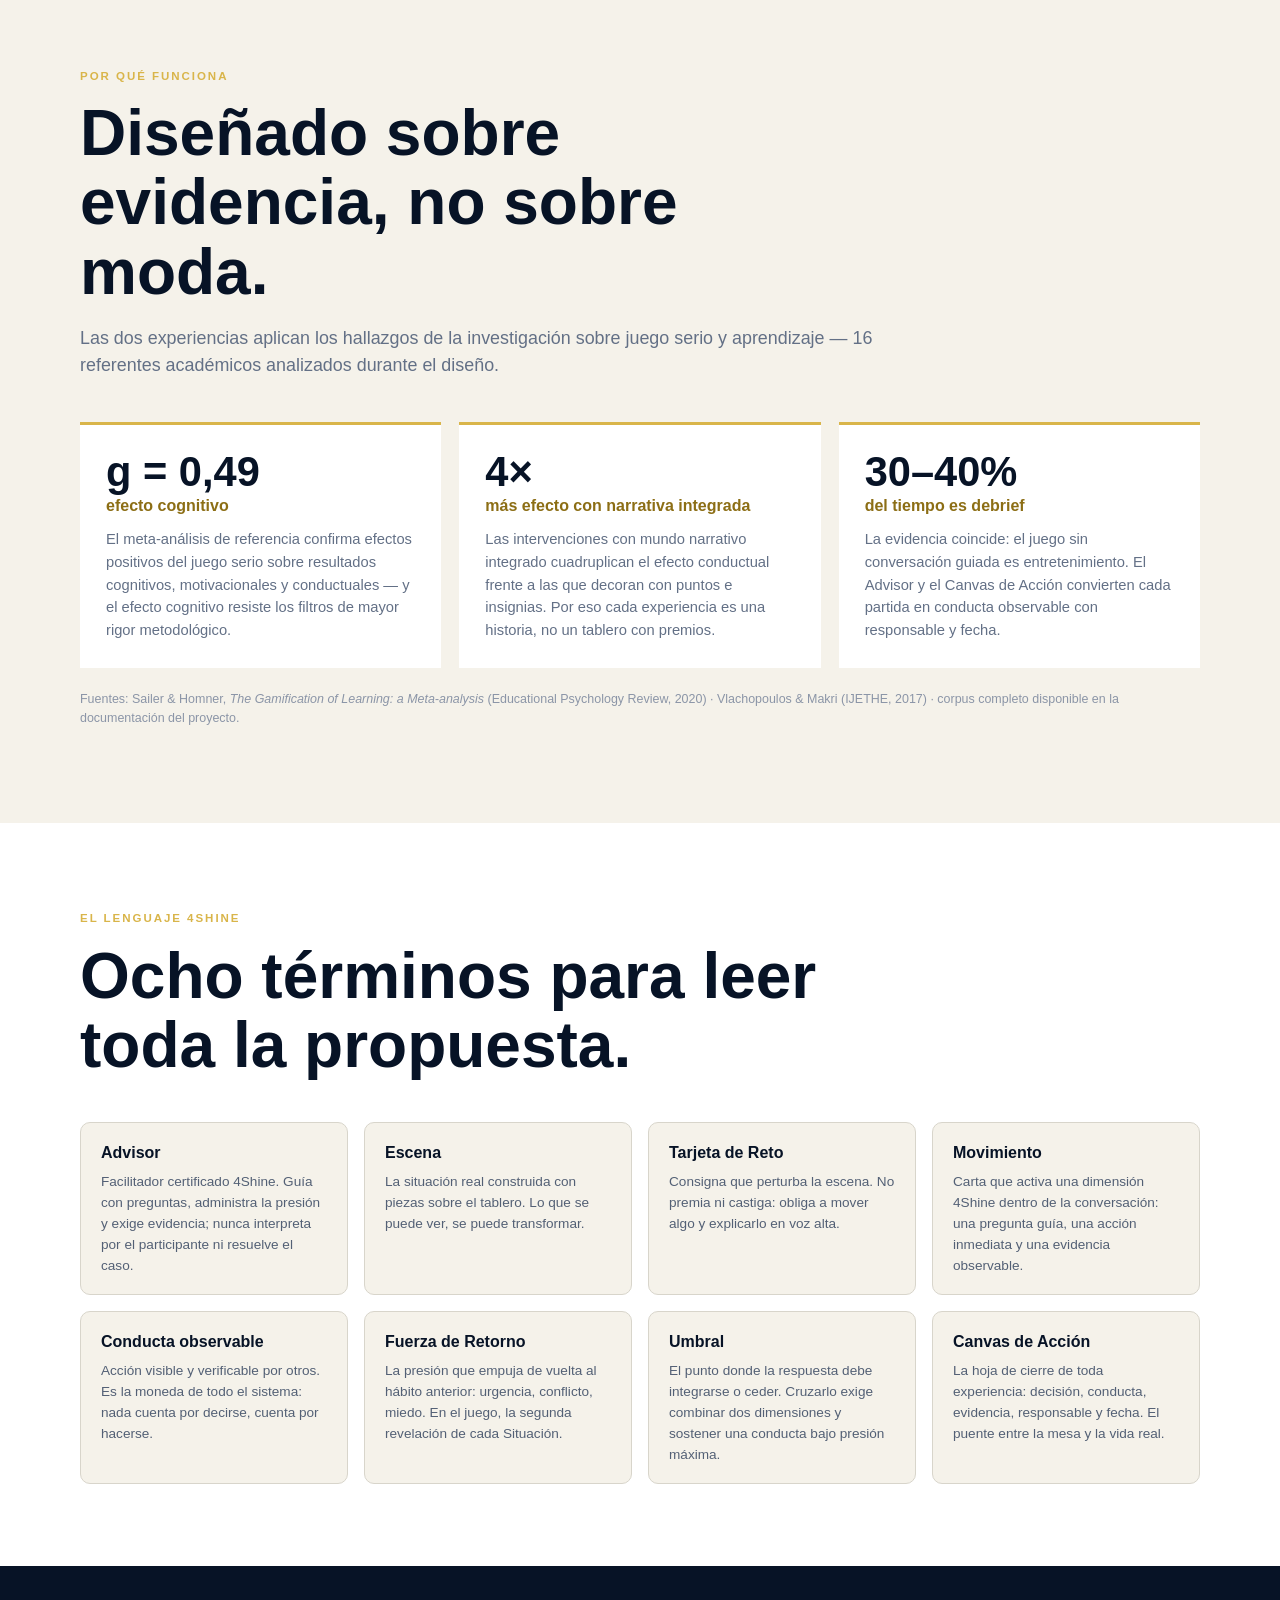
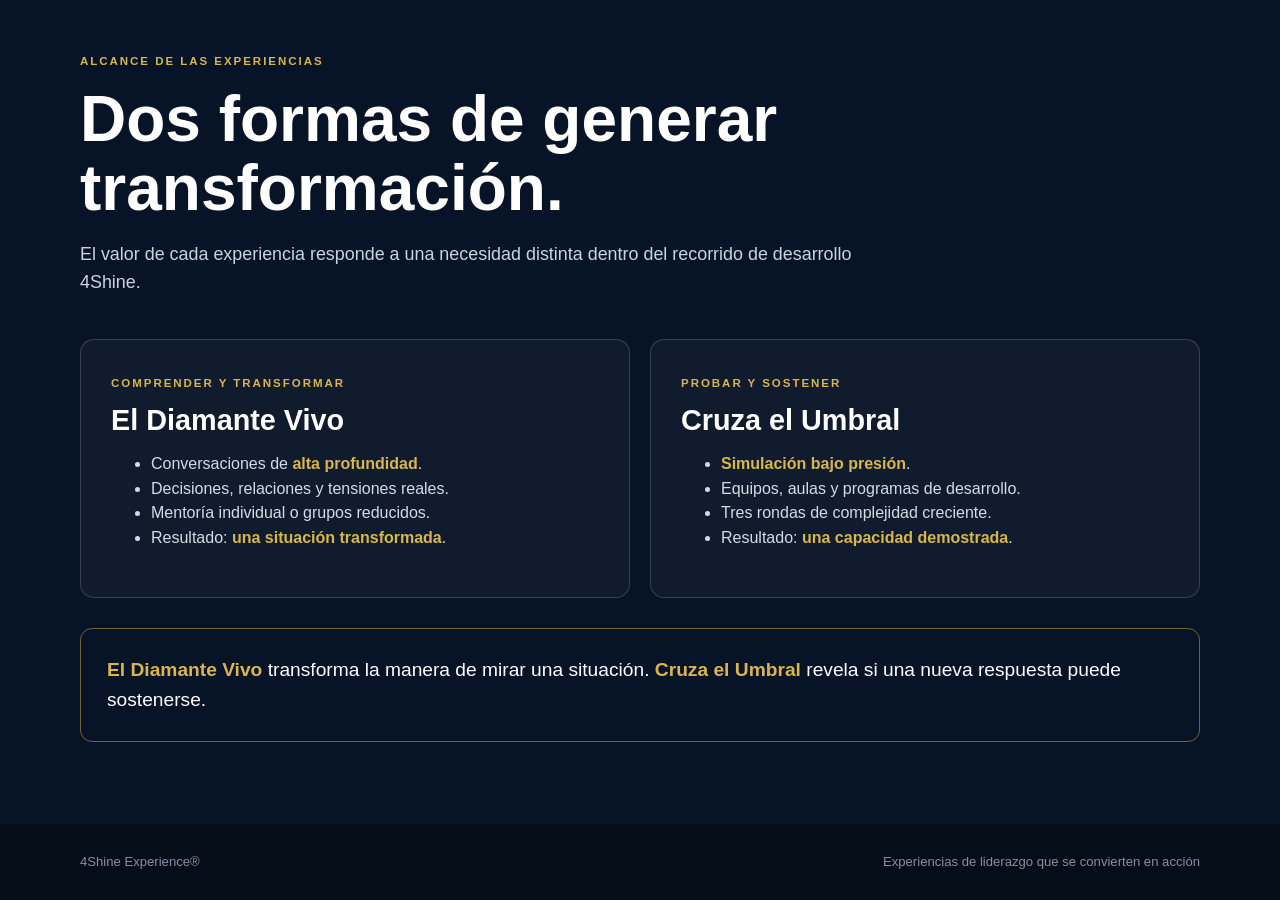
<file: web/index.html>
<!doctype html>
<html lang="es"><head><meta charset="utf-8"><meta name="viewport" content="width=device-width,initial-scale=1">
<title>4Shine Experience · Experiencias de liderazgo</title>
<style>
:root{--ink:#071326;--paper:#f5f2ea;--gold:#d9b54a;--muted:#637086;--line:#d8d5cb}*{box-sizing:border-box}html{scroll-behavior:smooth}body{margin:0;background:var(--paper);color:var(--ink);font-family:Arial,sans-serif;line-height:1.55}.wrap{width:min(1120px,calc(100% - 40px));margin:auto}nav{position:sticky;top:0;z-index:5;background:#071326f7;color:white;border-bottom:1px solid #d9b54a55}nav .wrap{height:62px;display:flex;align-items:center;gap:26px}.brand{font-weight:800;letter-spacing:.08em;margin-right:auto}.navlink,.brand{color:inherit;text-decoration:none}.navlink{font-size:.88rem;color:#cbd3df}.hero{background:radial-gradient(circle at 82% 22%,#d9b54a22,transparent 31%),var(--ink);color:white;padding:92px 0 78px}.eyebrow{text-transform:uppercase;letter-spacing:.17em;font-size:.72rem;font-weight:800;color:var(--gold)}h1,h2,h3{line-height:1.08;margin:0}h1{font-size:clamp(3rem,7vw,6.4rem);margin-top:18px}h1 em{font-style:normal;color:var(--gold)}.lead{font-size:clamp(1.08rem,2vw,1.35rem);max-width:760px;color:#d8dfeb;margin:26px 0 0}.download-all{display:inline-flex;align-items:center;gap:10px;margin-top:28px;padding:14px 20px;border-radius:7px;background:var(--gold);color:var(--ink);font-size:.92rem;font-weight:900;text-decoration:none}.download-all:before{content:'↓';font-size:1.2rem}.download-all:hover{background:#e6c45b}.promise{display:grid;grid-template-columns:repeat(3,1fr);gap:1px;background:#ffffff22;margin-top:34px;border:1px solid #ffffff22}.promise div{background:#071326c2;padding:22px}.promise b{color:var(--gold);display:block}section{padding:82px 0}.intro{max-width:800px;margin-bottom:42px}.intro h2{font-size:clamp(2.2rem,5vw,4rem);margin:12px 0 18px}.intro p{font-size:1.12rem;color:var(--muted)}.choice{background:white;border:1px solid var(--line);border-radius:18px;overflow:hidden;box-shadow:0 16px 44px #07132614}.choice+.choice{margin-top:70px}.choice-head{display:grid;grid-template-columns:1.05fr .95fr;min-height:430px}.choice-copy{padding:54px}.choice-copy h2{font-size:clamp(2.5rem,5vw,4.4rem);margin:12px 0}.tag{font-size:1.2rem;color:var(--muted);margin:0 0 30px}.one-line{background:var(--ink);color:white;border-left:5px solid var(--gold);padding:20px 22px;font-size:1.08rem}.one-line b{color:var(--gold)}.choice-img img{width:100%;height:100%;object-fit:cover;display:block}.story{padding:54px;background:#fbfaf6;border-top:1px solid var(--line)}.story-title{max-width:760px;margin-bottom:34px}.story-title h3{font-size:2rem;margin:8px 0}.story-title p{color:var(--muted)}.beats{display:grid;grid-template-columns:repeat(4,1fr);gap:16px;counter-reset:beat}.beat{background:white;border:1px solid var(--line);border-radius:12px;padding:24px 20px;counter-increment:beat}.beat:before{content:counter(beat);display:grid;place-items:center;width:30px;height:30px;border-radius:50%;background:var(--gold);font-weight:900;margin-bottom:17px}.beat h4{margin:0 0 9px}.beat p{margin:0;color:#505c6f;font-size:.94rem}.beat strong{color:var(--ink)}.how{display:grid;grid-template-columns:1fr 1fr;gap:28px;padding:0 54px 54px}.panel{border-top:3px solid var(--gold);padding-top:20px}.panel h3{font-size:1.35rem;margin-bottom:16px}.objects{display:flex;gap:12px}.object{flex:1;background:var(--paper);padding:17px;border-radius:10px}.object b{display:block}.object span{font-size:.88rem;color:var(--muted)}.rules{padding-left:20px}.rules li{padding:5px}.outcome{padding:18px 20px;background:#eef4eb;border-left:4px solid #65945a}.decision{background:var(--ink);color:white}.decision .intro p{color:#cbd3df}.compare{display:grid;grid-template-columns:1fr 1fr;gap:20px}.decision-card{border:1px solid #ffffff29;border-radius:14px;padding:30px;background:#ffffff0a}.decision-card h3{font-size:1.8rem;margin:10px 0}.decision-card ul{color:#d4dbe6}.decision-card b,.question strong{color:var(--gold)}.question{margin-top:30px;border:1px solid #d9b54a80;padding:26px;border-radius:12px;font-size:1.2rem}.sys{background:var(--ink);color:white;padding:58px 0}.sys .intro{margin-bottom:30px}.sys .intro p{color:#cbd3df}.sys-grid{display:grid;grid-template-columns:repeat(4,1fr);gap:14px}.sys-card{border-radius:12px;padding:22px;background:#ffffff09;border:1px solid #ffffff22;border-top:3px solid var(--sc)}.sys-card b{display:block;font-size:.68rem;letter-spacing:.14em;text-transform:uppercase;color:var(--sc)}.sys-card h3{font-size:1.25rem;margin:7px 0 8px}.sys-card p{margin:0;font-size:.86rem;color:#cfd7e4}.sys-note{margin-top:24px;padding:20px 24px;border-left:5px solid var(--gold);background:#ffffff0d;color:#d8dfeb}.sys-note b{color:var(--gold)}.glossary{background:white}.gloss-grid{display:grid;grid-template-columns:repeat(4,1fr);gap:16px}.gloss{background:var(--paper);border-radius:10px;padding:18px 20px;border:1px solid var(--line)}.gloss b{display:block;color:var(--ink);margin-bottom:5px}.gloss p{margin:0;font-size:.85rem;color:#536075}@media(max-width:820px){.sys-grid{grid-template-columns:1fr 1fr}.gloss-grid{grid-template-columns:1fr 1fr}}@media(max-width:560px){.sys-grid,.gloss-grid{grid-template-columns:1fr}}.demo-strip{background:white}.demo-grid{display:grid;grid-template-columns:1.05fr .95fr;gap:44px;align-items:center}.mini-cards{display:grid;grid-template-columns:1fr 1fr;gap:14px}.mini-card{border-radius:12px;overflow:hidden;border:1px solid var(--line);background:var(--paper);box-shadow:0 10px 24px #07132612}.mini-card header{color:white;padding:10px 14px;font-size:.66rem;font-weight:900;letter-spacing:.12em;text-transform:uppercase}.mini-card div{padding:14px}.mini-card h4{margin:0 0 6px;font-size:.98rem}.mini-card p{margin:0;font-size:.8rem;color:#536075}.demo-cta{display:inline-block;margin-top:26px;padding:15px 22px;border-radius:7px;background:var(--ink);color:white;font-weight:900;text-decoration:none;font-size:.92rem}.demo-cta b{color:var(--gold)}.proof{background:var(--paper)}.proof-grid{display:grid;grid-template-columns:repeat(3,1fr);gap:18px}.proof-card{background:white;border-top:3px solid var(--gold);padding:26px}.proof-card .stat{font-size:2.6rem;font-weight:900;line-height:1;color:var(--ink)}.proof-card .stat em{font-style:normal;font-size:1rem;color:#8c6e15;display:block;margin-top:4px}.proof-card p{color:var(--muted);font-size:.92rem;margin:14px 0 0}.proof-note{margin-top:22px;font-size:.78rem;color:#8b95a7}footer{background:#050d19;color:#8490a3;padding:28px 0;font-size:.82rem}.footer-row{display:flex;justify-content:space-between}@media(max-width:820px){.promise,.choice-head,.beats,.how,.compare{grid-template-columns:1fr}.choice-copy,.story{padding:34px 26px}.how{padding:0 26px 34px}.choice-img{min-height:280px}.navlink{display:none}.objects{flex-direction:column}}
</style></head><body>
<nav><div class="wrap"><a class="brand" href="#inicio">4SHINE EXPERIENCE®</a><a class="navlink" href="opcion-a.html">A · Diamante Vivo</a><a class="navlink" href="opcion-c.html">B · Cruza el Umbral</a><a class="navlink" href="cartas.html">Cartas · Demo</a><a class="navlink" href="sim/" style="color:#d9b54a;border:1px solid #d9b54a66;border-radius:999px;padding:5px 13px">▶ Simuladores</a><a class="navlink" href="#decision">Comparar</a></div></nav>
<header class="hero" id="inicio"><div class="wrap"><span class="eyebrow">4Shine Experience®</span><h1>El liderazgo<br>se aprende <em>viviéndolo.</em></h1><p class="lead">Dos experiencias para reconocer cómo lideramos, ensayar nuevas respuestas y convertir cada descubrimiento en una acción observable.</p><a class="download-all" href="../output/pdf/4shine-experience-dos-propuestas.pdf" download>Descargar presentación completa</a><div class="promise"><div><b>Situaciones reales</b>Cada experiencia parte de un desafío cercano.</div><div><b>Participación activa</b>Las personas construyen, deciden y practican.</div><div><b>Transferencia</b>Cada sesión se convierte en una acción concreta.</div></div></div></header>
<main>
<section class="sys"><div class="wrap"><div class="intro"><span class="eyebrow">El sistema detrás de las experiencias</span><h2>Todo nace de un mismo mapa.</h2><p>4Shine organiza el liderazgo en cuatro dimensiones, desglosadas en 47 competencias y 96 conductas observables. Las experiencias no son dinámicas sueltas: cada tarjeta, tablero y movimiento está trazado a ese mapa.</p></div><div class="sys-grid">
<div class="sys-card" style="--sc:#c13a68"><b>Within · Interior</b><h3>El centro</h3><p>Identidad, creencias, regulación emocional, propósito. La base que sostiene todo lo demás.</p></div>
<div class="sys-card" style="--sc:#8b59b2"><b>Out · Presencia</b><h3>El vínculo</h3><p>Comunicación, escucha, confianza e influencia: cómo la interioridad se vuelve visible ante otros.</p></div>
<div class="sys-card" style="--sc:#ed8124"><b>Up · Sistema</b><h3>El ecosistema</h3><p>Lectura del entorno, red de relaciones, estrategia y decisión bajo incertidumbre.</p></div>
<div class="sys-card" style="--sc:#3988ca"><b>Beyond · Legado</b><h3>La huella</h3><p>Desarrollo de otros, cultura e impacto que permanece cuando el líder no está presente.</p></div>
</div><div class="sys-note"><b>Por qué importa:</b> lo que se juega en la mesa es exactamente lo que el framework desarrolla y evalúa. Al pie de cada carta está impresa su dimensión y competencia de origen — el juego y el modelo de desarrollo son el mismo sistema.</div></div></section>
<section><div class="wrap"><div class="intro"><span class="eyebrow">Dos experiencias 4Shine</span><h2>Dos caminos para activar el liderazgo.</h2><p>El Diamante Vivo permite mirar y transformar una situación. Cruza el Umbral comprueba si una respuesta puede sostenerse cuando aumenta la presión.</p></div>

<article class="choice" id="diamante"><div class="choice-head"><div class="choice-copy"><span class="eyebrow">Experiencia A · El espejo</span><h2>El Diamante Vivo</h2><p class="tag">Cuando mover una pieza ayuda a mover una decisión.</p><div class="one-line"><b>La experiencia:</b> cada persona representa una situación real, responde a un reto, transforma la escena y registra su siguiente paso en el Canvas de Acción.</div></div><div class="choice-img"><img src="img/a-tablero.jpg" alt="El Diamante Vivo con tablero oficial de cuatro campos, tarjetas de reto y Canvas de Acción"></div></div>
<div class="story"><div class="story-title"><span class="eyebrow">Una experiencia en acción</span><h3>Laura tiene que dar una respuesta mañana</h3><p>Le ofrecieron liderar un nuevo equipo. Quiere aceptar, pero teme perder el equilibrio que ha construido. Lleva semanas pensando y sigue en el mismo lugar.</p></div><div class="beats"><div class="beat"><h4>La pregunta</h4><p>El Advisor le propone: <strong>“Muéstrame cómo se ve hoy esta decisión”.</strong> Laura comienza a construir su situación sobre el diamante.</p></div><div class="beat"><h4>La escena</h4><p>Ubica su avatar en el centro, el nuevo rol lejos y una barrera entre ambos. Al verla dice: <strong>“No temo al cargo; temo hacerlo sola”.</strong></p></div><div class="beat"><h4>El movimiento</h4><p>El Advisor pregunta: <strong>“¿Qué tendría que moverse para que esto fuera posible?”</strong> Laura acerca a dos aliados y retira la barrera.</p></div><div class="beat"><h4>La decisión</h4><p>Laura define su siguiente paso: <strong>“Antes de aceptar, pediré apoyo explícito a estas dos personas”.</strong> La escena se convierte en acción.</p></div></div></div>
<div class="how"><div class="panel"><h3>El kit</h3><div class="objects"><div class="object"><b>Tablero Diamante</b><span>Los cuatro pilares 4Shine.</span></div><div class="object"><b>Piezas simbólicas</b><span>Personas, metas, aliados y obstáculos.</span></div><div class="object"><b>Tarjeta de acción</b><span>El compromiso que cierra la experiencia.</span></div></div></div><div class="panel"><h3>El recorrido</h3><ol class="rules"><li><b>Representar</b> la situación.</li><li><b>Narrar</b> lo que revela la escena.</li><li><b>Transformar</b> una relación clave.</li><li><b>Definir</b> el siguiente paso.</li></ol></div><div class="panel"><h3>Aplicación</h3><p>Sesiones de 30–60 minutos en mentoría individual o mesas de hasta cuatro participantes, acompañadas por un Advisor 4Shine.</p></div><div class="panel"><h3>Valor para el participante</h3><p class="outcome">Una situación compleja se hace visible, cambia de perspectiva y se convierte en una decisión accionable.</p></div></div></article>

<article class="choice" id="umbral"><div class="choice-head"><div class="choice-copy"><span class="eyebrow">Experiencia B · Simulación</span><h2>Cruza el Umbral</h2><p class="tag">La presión cambia; la conducta debe sostenerse.</p><div class="one-line"><b>La experiencia:</b> una situación aumenta de complejidad en tres rondas. El equipo debe ampliar su respuesta sin perder coherencia.</div></div><div class="choice-img"><img src="img/umbral-kit-contenido.jpg" alt="Kit Cruza el Umbral con las cuatro cartas de Movimiento"></div></div>
<div class="story"><div class="story-title"><span class="eyebrow">Una experiencia en acción</span><h3>Un equipo enfrenta una decisión bajo presión</h3><p>Recibe una situación realista, dispone de cuatro Movimientos 4Shine y debe responder a tres revelaciones sucesivas.</p></div><div class="beats"><div class="beat"><h4>Situación</h4><p>El equipo comprende el reto y declara su primera respuesta.</p></div><div class="beat"><h4>Movimiento</h4><p>Elige Centro, Vínculo, Sistema o Legado.</p></div><div class="beat"><h4>Presión</h4><p>Nueva información obliga a ampliar la respuesta.</p></div><div class="beat"><h4>Umbral</h4><p>La conducta debe sostenerse y convertirse en acción.</p></div></div></div>
<div class="how"><div class="panel"><h3>El kit</h3><div class="objects"><div class="object"><b>Situaciones</b><span>Tres revelaciones en una tarjeta.</span></div><div class="object"><b>Cuatro Movimientos</b><span>Una carta por dimensión 4Shine.</span></div><div class="object"><b>Canvas de Acción</b><span>Decisión, evidencia y próximo paso.</span></div></div></div><div class="panel"><h3>El recorrido</h3><ol class="rules"><li><b>Responder</b> a la situación.</li><li><b>Elegir</b> un Movimiento.</li><li><b>Integrar</b> la nueva presión.</li><li><b>Sostener</b> una conducta.</li></ol></div><div class="panel"><h3>Aplicación</h3><p>Simulaciones de 45–90 minutos para equipos directivos, mandos medios, aulas o procesos de cambio.</p></div><div class="panel"><h3>Valor para el participante</h3><p class="outcome">Una evidencia concreta de qué capacidad aparece, qué la debilita y cómo sostenerla en el contexto real.</p></div></div></article>
</div></section>
<section class="sys" id="simulador" style="background:linear-gradient(180deg,#071326,#0b1c30)"><div class="wrap"><div class="intro"><span class="eyebrow">Nuevo · Simulador interactivo</span><h2>Dos simuladores para decidir el diseño.</h2><p>Las dos experiencias son físicas y presenciales. Sus simuladores digitales —con un <b style="color:#d9b54a">Advisor de inteligencia artificial</b> que exige evidencia observable y nunca resuelve por el participante— existen para probar mecánicas, calibrar la exigencia y mostrar la metodología en vivo antes de producir un solo componente.</p></div><div class="sys-grid" style="grid-template-columns:repeat(4,1fr)">
<div class="sys-card" style="--sc:#3988ca"><b>Paso 1</b><h3>La revelación</h3><p>El caso se abre y la presión sube. El equipo tiene 3 minutos cronometrados para acordar su respuesta.</p></div>
<div class="sys-card" style="--sc:#8b59b2"><b>Paso 2</b><h3>El Movimiento</h3><p>Eligen una carta 4Shine, responden su pregunta y declaran la evidencia producida.</p></div>
<div class="sys-card" style="--sc:#ed8124"><b>Paso 3</b><h3>El Advisor responde</h3><p>Acepta o devuelve la jugada citando lo que escribieron, y lanza una pregunta que expone el punto débil.</p></div>
<div class="sys-card" style="--sc:#c13a68"><b>Paso 4</b><h3>El veredicto</h3><p>¿Cruzaron el umbral? Evaluación sobre 4 criterios, relato del arco completo y acta imprimible.</p></div>
</div><div class="sys-note"><b>Para la reunión con cliente:</b> se juega en pantalla compartida en 20 minutos con una situación del propio cliente. El Advisor digital demuestra en vivo el estándar de exigencia de la metodología.</div>
<p style="margin-top:24px"><a class="demo-cta" href="sim/" style="background:#d9b54a;color:#071326">▶ Abrir los simuladores <b style="color:#071326">→</b></a> <span class="hint" style="margin-left:12px;color:#93a2b8;font-size:.82rem">El Diamante Vivo (tablero con piezas) y Cruza el Umbral (simulación por rondas)</span></p></div></section>
<section class="demo-strip" id="demo"><div class="wrap"><div class="demo-grid"><div><span class="eyebrow">Contenido real, listo para jugar</span><h2 style="font-size:clamp(2.2rem,5vw,3.6rem);margin:12px 0 18px">El demo se juega,<br>no se explica.</h2><p style="font-size:1.1rem;color:var(--muted);max-width:520px">Treinta cartas con contenido definitivo y trazado al Mapa de Competencias: doce Tarjetas de Reto, ocho Conductas Observables, seis Situaciones de tres revelaciones y los cuatro Movimientos 4Shine. Suficiente para una sesión demostrativa completa en la primera reunión.</p><a class="demo-cta" href="cartas.html">Ver las 30 cartas del demo <b>→</b></a></div><div class="mini-cards">
<div class="mini-card"><header style="background:#c13a68">Conecta · R·03</header><div><h4>Pide ayuda</h4><p>«Esta situación no puede sostenerse en soledad. ¿A quién no le has pedido apoyo todavía?»</p></div></div>
<div class="mini-card"><header style="background:#8b59b2">Comprende · R·05</header><div><h4>La creencia</h4><p>«¿Qué frase te repites sobre esta situación? Dila en voz alta.»</p></div></div>
<div class="mini-card"><header style="background:#ed8124">Crea · R·07</header><div><h4>Cambio inesperado</h4><p>«El plazo acaba de recortarse a la mitad. La decisión ya no puede esperar.»</p></div></div>
<div class="mini-card"><header style="background:#071326">Situación · S·01</header><div><h4>El lanzamiento</h4><p>Tres revelaciones: la falla crítica, la renuncia y la petición imposible del CEO.</p></div></div>
</div></div></div></section>
<section class="proof"><div class="wrap"><div class="intro"><span class="eyebrow">Por qué funciona</span><h2>Diseñado sobre evidencia, no sobre moda.</h2><p>Las dos experiencias aplican los hallazgos de la investigación sobre juego serio y aprendizaje — 16 referentes académicos analizados durante el diseño.</p></div><div class="proof-grid">
<div class="proof-card"><span class="stat">g = 0,49<em>efecto cognitivo</em></span><p>El meta-análisis de referencia confirma efectos positivos del juego serio sobre resultados cognitivos, motivacionales y conductuales — y el efecto cognitivo resiste los filtros de mayor rigor metodológico.</p></div>
<div class="proof-card"><span class="stat">4×<em>más efecto con narrativa integrada</em></span><p>Las intervenciones con mundo narrativo integrado cuadruplican el efecto conductual frente a las que decoran con puntos e insignias. Por eso cada experiencia es una historia, no un tablero con premios.</p></div>
<div class="proof-card"><span class="stat">30–40%<em>del tiempo es debrief</em></span><p>La evidencia coincide: el juego sin conversación guiada es entretenimiento. El Advisor y el Canvas de Acción convierten cada partida en conducta observable con responsable y fecha.</p></div>
</div><p class="proof-note">Fuentes: Sailer &amp; Homner, <i>The Gamification of Learning: a Meta-analysis</i> (Educational Psychology Review, 2020) · Vlachopoulos &amp; Makri (IJETHE, 2017) · corpus completo disponible en la documentación del proyecto.</p></div></section>
<section class="glossary"><div class="wrap"><div class="intro"><span class="eyebrow">El lenguaje 4Shine</span><h2>Ocho términos para leer toda la propuesta.</h2></div><div class="gloss-grid">
<div class="gloss"><b>Advisor</b><p>Facilitador certificado 4Shine. Guía con preguntas, administra la presión y exige evidencia; nunca interpreta por el participante ni resuelve el caso.</p></div>
<div class="gloss"><b>Escena</b><p>La situación real construida con piezas sobre el tablero. Lo que se puede ver, se puede transformar.</p></div>
<div class="gloss"><b>Tarjeta de Reto</b><p>Consigna que perturba la escena. No premia ni castiga: obliga a mover algo y explicarlo en voz alta.</p></div>
<div class="gloss"><b>Movimiento</b><p>Carta que activa una dimensión 4Shine dentro de la conversación: una pregunta guía, una acción inmediata y una evidencia observable.</p></div>
<div class="gloss"><b>Conducta observable</b><p>Acción visible y verificable por otros. Es la moneda de todo el sistema: nada cuenta por decirse, cuenta por hacerse.</p></div>
<div class="gloss"><b>Fuerza de Retorno</b><p>La presión que empuja de vuelta al hábito anterior: urgencia, conflicto, miedo. En el juego, la segunda revelación de cada Situación.</p></div>
<div class="gloss"><b>Umbral</b><p>El punto donde la respuesta debe integrarse o ceder. Cruzarlo exige combinar dos dimensiones y sostener una conducta bajo presión máxima.</p></div>
<div class="gloss"><b>Canvas de Acción</b><p>La hoja de cierre de toda experiencia: decisión, conducta, evidencia, responsable y fecha. El puente entre la mesa y la vida real.</p></div>
</div></div></section>
<section class="decision" id="decision"><div class="wrap"><div class="intro"><span class="eyebrow">Alcance de las experiencias</span><h2>Dos formas de generar transformación.</h2><p>El valor de cada experiencia responde a una necesidad distinta dentro del recorrido de desarrollo 4Shine.</p></div><div class="compare"><div class="decision-card"><span class="eyebrow">Comprender y transformar</span><h3>El Diamante Vivo</h3><ul><li>Conversaciones de <b>alta profundidad</b>.</li><li>Decisiones, relaciones y tensiones reales.</li><li>Mentoría individual o grupos reducidos.</li><li>Resultado: <b>una situación transformada</b>.</li></ul></div><div class="decision-card"><span class="eyebrow">Probar y sostener</span><h3>Cruza el Umbral</h3><ul><li><b>Simulación bajo presión</b>.</li><li>Equipos, aulas y programas de desarrollo.</li><li>Tres rondas de complejidad creciente.</li><li>Resultado: <b>una capacidad demostrada</b>.</li></ul></div></div><div class="question"><strong>El Diamante Vivo</strong> transforma la manera de mirar una situación. <strong>Cruza el Umbral</strong> revela si una nueva respuesta puede sostenerse.</div></div></section></main>
<footer><div class="wrap footer-row"><span>4Shine Experience®</span><span>Experiencias de liderazgo que se convierten en acción</span></div></footer></body></html>
</file>
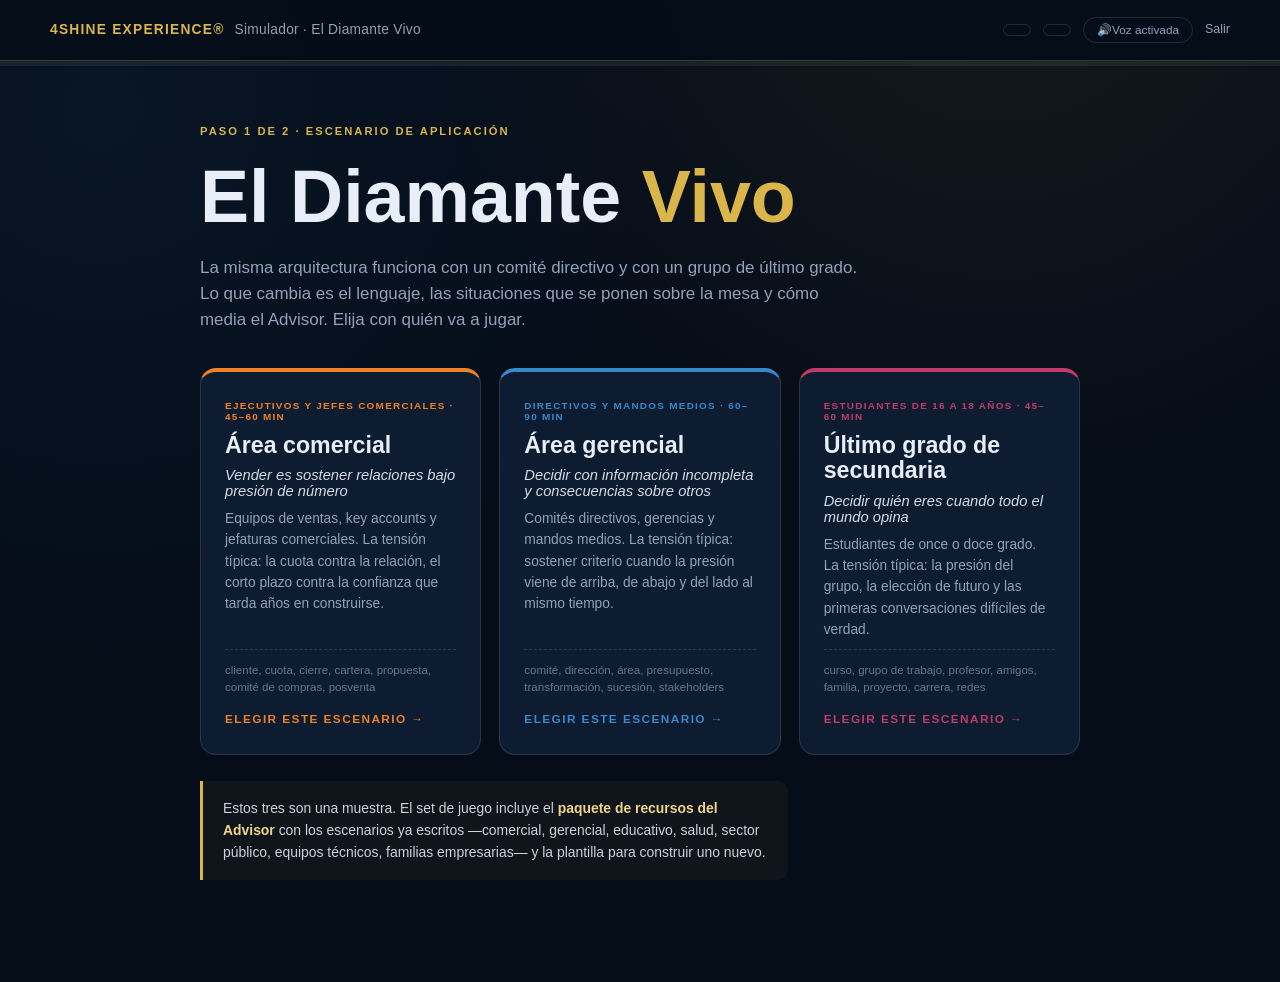
<file: public/sim/index.html>
<!doctype html><html lang="es"><head><meta charset="utf-8">
<meta name="viewport" content="width=device-width,initial-scale=1">
<title>Simulador · 4Shine Experience</title>
<meta http-equiv="refresh" content="0; url=diamante/">
<link rel="canonical" href="diamante/"></head>
<body style="background:#050d19;color:#e8eef7;font-family:Arial,sans-serif;display:grid;place-items:center;height:100vh;margin:0">
<p>Abriendo el simulador de <a href="diamante/" style="color:#d9b54a">El Diamante Vivo</a>…</p>
</body></html>
</file>
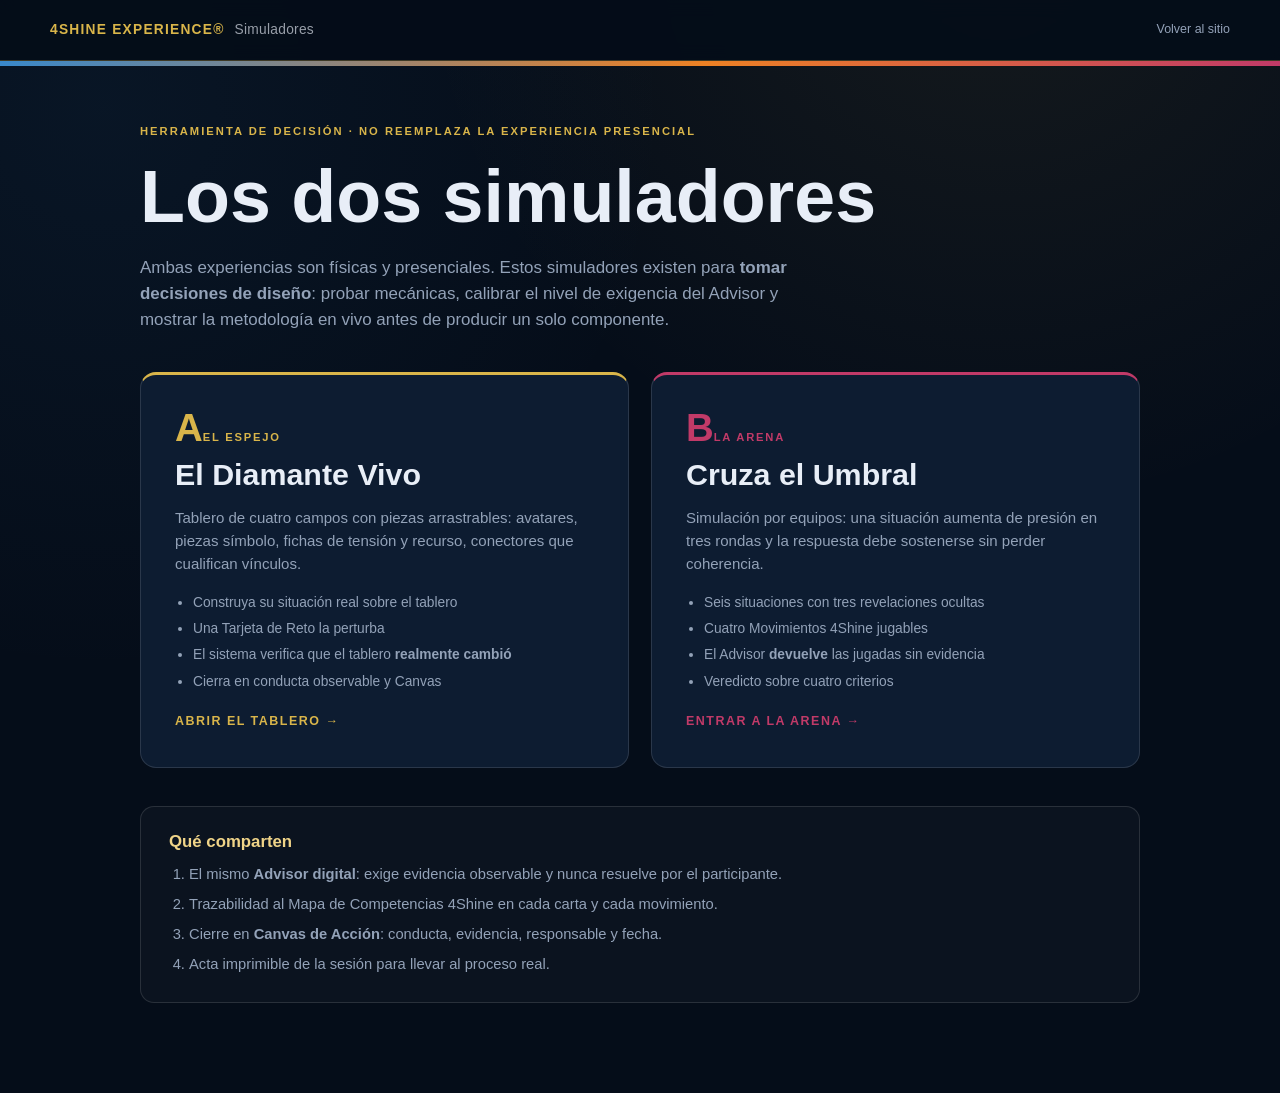
<file: web/sim/index.html>
<!doctype html><html lang="es"><head>
<meta charset="utf-8"><meta name="viewport" content="width=device-width,initial-scale=1">
<title>Simuladores · 4Shine Experience</title><link rel="stylesheet" href="sim.css">
<style>
.pick{display:grid;grid-template-columns:1fr 1fr;gap:22px;margin-top:38px}
.pick a{display:block;text-decoration:none;background:var(--panel);border:1px solid var(--line);
  border-top:3px solid var(--pc);border-radius:16px;padding:34px;color:var(--text);transition:.22s}
.pick a:hover{transform:translateY(-5px);border-color:var(--pc);box-shadow:0 20px 44px #00000066}
.pick .letra{font-size:2.4rem;font-weight:900;color:var(--pc);line-height:1}
.pick h2{font-size:1.9rem;margin:10px 0 6px}
.pick .tag{font-size:.7rem;letter-spacing:.16em;text-transform:uppercase;color:var(--pc);font-weight:900}
.pick p{color:var(--muted);font-size:.94rem;margin:14px 0 0}
.pick ul{margin:16px 0 0;padding-left:18px;color:#93a2b8;font-size:.86rem}
.pick li+li{margin-top:5px}
.pick .go{display:inline-block;margin-top:20px;font-size:.78rem;letter-spacing:.12em;text-transform:uppercase;
  font-weight:900;color:var(--pc)}
@media(max-width:820px){.pick{grid-template-columns:1fr}}
</style></head><body>
<div class="topbar"><div class="wrap">
  <a class="brand" href="../index.html">4SHINE EXPERIENCE®<span>Simuladores</span></a>
  <div class="hud"><a class="linkout" href="../index.html">Volver al sitio</a></div>
</div></div>
<div class="pressure"><i style="width:100%"></i></div>

<section class="screen"><div class="wrap" style="max-width:1000px">
  <span class="eyebrow">Herramienta de decisión · no reemplaza la experiencia presencial</span>
  <h1 class="setup-h1">Los dos simuladores</h1>
  <p class="lead">Ambas experiencias son físicas y presenciales. Estos simuladores existen para <b>tomar decisiones de diseño</b>: probar mecánicas, calibrar el nivel de exigencia del Advisor y mostrar la metodología en vivo antes de producir un solo componente.</p>

  <div class="pick">
    <a href="diamante/" style="--pc:#d9b54a">
      <span class="letra">A</span><span class="tag">El espejo</span>
      <h2>El Diamante Vivo</h2>
      <p>Tablero de cuatro campos con piezas arrastrables: avatares, piezas símbolo, fichas de tensión y recurso, conectores que cualifican vínculos.</p>
      <ul><li>Construya su situación real sobre el tablero</li><li>Una Tarjeta de Reto la perturba</li>
      <li>El sistema verifica que el tablero <b>realmente cambió</b></li><li>Cierra en conducta observable y Canvas</li></ul>
      <span class="go">Abrir el tablero →</span>
    </a>
    <a href="umbral/" style="--pc:#c13a68">
      <span class="letra">B</span><span class="tag">La arena</span>
      <h2>Cruza el Umbral</h2>
      <p>Simulación por equipos: una situación aumenta de presión en tres rondas y la respuesta debe sostenerse sin perder coherencia.</p>
      <ul><li>Seis situaciones con tres revelaciones ocultas</li><li>Cuatro Movimientos 4Shine jugables</li>
      <li>El Advisor <b>devuelve</b> las jugadas sin evidencia</li><li>Veredicto sobre cuatro criterios</li></ul>
      <span class="go">Entrar a la arena →</span>
    </a>
  </div>

  <div class="rules-box" style="margin-top:38px"><h3>Qué comparten</h3><ol>
    <li>El mismo <b>Advisor digital</b>: exige evidencia observable y nunca resuelve por el participante.</li>
    <li>Trazabilidad al Mapa de Competencias 4Shine en cada carta y cada movimiento.</li>
    <li>Cierre en <b>Canvas de Acción</b>: conducta, evidencia, responsable y fecha.</li>
    <li>Acta imprimible de la sesión para llevar al proceso real.</li>
  </ol></div>
</div></section>
</body></html>
</file>
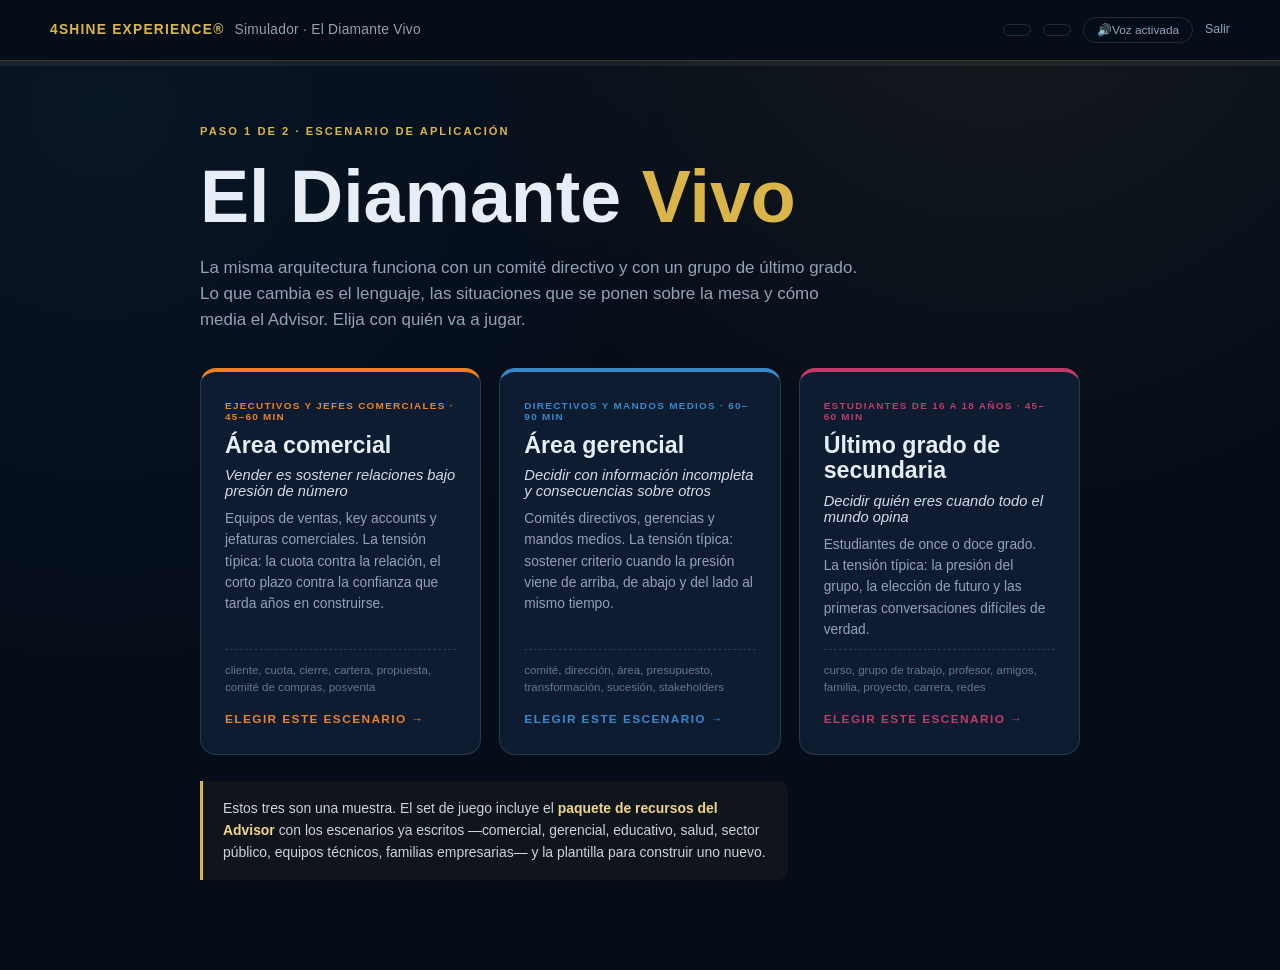
<file: public/sim/diamante/index.html>
<!doctype html><html lang="es"><head>
<meta charset="utf-8"><meta name="viewport" content="width=device-width,initial-scale=1">
<title>Simulador · El Diamante Vivo · 4Shine Experience</title>
<link rel="stylesheet" href="../sim.css"><link rel="stylesheet" href="diamante.css">
</head><body>

<div class="topbar"><div class="wrap">
  <a class="brand" href="../index.html">4SHINE EXPERIENCE®<span>Simulador · El Diamante Vivo</span></a>
  <div class="hud"><span class="chip hide-sm" id="hud-quien"></span><span class="chip" id="hud-fase"></span>
  <button class="voz-pref" onclick="DV.alternarPrefVoz()" aria-label="Voz del Advisor"><b>🔊</b><span>Voz activada</span></button>
  <a class="linkout" href="../../index.html">Salir</a></div>
</div></div>
<div class="pressure"><i id="fase-bar"></i></div>

<!-- ===== PASO 1 · ESCENARIO ===== -->
<section class="screen" id="scr-escenario"><div class="wrap narrow">
  <span class="eyebrow">Paso 1 de 2 · Escenario de aplicación</span>
  <h1 class="setup-h1">El Diamante <em>Vivo</em></h1>
  <p class="lead">La misma arquitectura funciona con un comité directivo y con un grupo de último grado. Lo que cambia es el lenguaje, las situaciones que se ponen sobre la mesa y cómo media el Advisor. Elija con quién va a jugar.</p>
  <div class="escenarios" id="escenarios"></div>
  <p class="nota-paquete">Estos tres son una muestra. El set de juego incluye el <b>paquete de recursos del Advisor</b>
    con los escenarios ya escritos —comercial, gerencial, educativo, salud, sector público, equipos técnicos,
    familias empresarias— y la plantilla para construir uno nuevo.</p>
</div></section>

<!-- ===== PASO 2 · MODO ===== -->
<section class="screen hidden" id="scr-modo"><div class="wrap narrow">
  <button class="volver" onclick="DV.volverEscenario()">‹ Cambiar de escenario</button>
  <span class="eyebrow" id="m-eyebrow"></span>
  <h1 class="setup-h1">¿Se juega <em>solo</em> o en <em>mesa</em>?</h1>
  <p class="lead" id="m-lead"></p>
  <div class="modos" id="modos"></div>
</div></section>

<!-- ===== PASO 3 · SITUACIÓN ===== -->
<section class="screen hidden" id="scr-setup"><div class="wrap narrow">
  <button class="volver" onclick="DV.volverModo()">‹ Cambiar de modo</button>
  <span class="eyebrow" id="s2-eyebrow"></span>
  <h1 class="setup-h1" id="s2-titulo"></h1>
  <p class="lead" id="s2-lead"></p>

  <div class="field"><label id="lbl-quien">¿Quién construye?</label>
    <input type="text" id="in-quien" maxlength="90"></div>

  <div class="field hidden" id="campo-mesa"><label id="lbl-mesa">¿Quiénes más están en la mesa?</label>
    <div class="participantes" id="participantes"></div>
    <button class="mini" onclick="DV.agregarParticipante()">+ Añadir participante</button>
    <p class="hint" id="hint-mesa"></p></div>

  <div class="field"><label id="lbl-sit">Elija la situación que va sobre la mesa</label>
    <div class="situaciones" id="situaciones"></div>
    <textarea id="in-situacion" placeholder="…o escriba aquí la suya."></textarea></div>

  <div class="rules-box" id="como-funciona"></div>

  <div class="btn-row"><button class="btn" id="btn-start" disabled onclick="DV.iniciar()">Abrir el tablero →</button>
    <span class="hint" id="setup-hint"></span></div>
</div></section>

<!-- ===== MESA ===== -->
<section class="screen hidden" id="scr-mesa"><div class="wrap wide">
  <div class="steps" id="steps"></div>

  <div class="mesa-head">
    <div><span class="round-tag" id="f-tag"></span><h2 id="f-nombre"></h2>
      <p class="f-instr" id="f-instr"></p></div>
    <div class="sit-recordatorio"><b>Su situación</b><span id="rec-situacion"></span></div>
  </div>

  <div class="mesa-grid">
    <!-- bandeja -->
    <aside class="bandeja" id="bandeja">
      <p class="band-modo">Arrastre una pieza hasta el tablero, o tóquela y aparecerá en el centro.</p>
      <div class="band-group"><h4>Avatares</h4><div class="band-items" id="pal-avatares"></div></div>
      <div class="band-group"><h4>Piezas símbolo</h4><div class="band-items" id="pal-piezas"></div></div>
      <div class="band-group"><h4>Fichas de tensión</h4><div class="band-items" id="pal-tension"></div></div>
      <div class="band-group"><h4>Fichas de recurso</h4><div class="band-items" id="pal-recurso"></div></div>
      <div class="band-group"><h4>Conectores</h4>
        <p class="band-hint">Elija un tipo y luego toque las dos piezas que quiere unir.</p>
        <div class="band-items conectores" id="pal-conectores"></div></div>
    </aside>

    <!-- tablero -->
    <div class="tablero-col">
      <div id="tablero" class="tablero"></div>
      <div class="tablero-tools">
        <div class="sel-info" id="sel-info">Toque una pieza para nombrarla, girarla o retirarla.</div>
        <div class="sel-acciones">
          <span class="zoom-ctrl">
            <button class="mini" onclick="DV.zoom(-.25)" title="Alejar" aria-label="Alejar">−</button>
            <button class="mini zoom-val" onclick="DV.encuadrar()" title="Ver el tablero entero">100%</button>
            <button class="mini" onclick="DV.zoom(.25)" title="Acercar" aria-label="Acercar">+</button>
          </span>
          <button class="mini" onclick="DV.deshacer()" title="Ctrl+Z">↶ Deshacer</button>
          <span class="sel-solo hidden">
            <button class="mini" onclick="DV.renombrarSel()">✎ Nombrar</button>
            <button class="mini" onclick="DV.rotarSel()" title="Tecla R">⟳ Girar</button>
            <button class="mini" onclick="DV.duplicarSel()" title="Tecla D">⧉ Duplicar</button>
            <button class="mini danger" onclick="DV.eliminarSel()" title="Supr">✕ Retirar</button>
          </span>
        </div>
      </div>
      <div class="vinc-lista" id="vinc-lista"></div>
    </div>

    <!-- advisor + fase -->
    <div class="lateral">
      <div class="advisor">
        <div class="advisor-head"><div class="av-mark"></div>
          <div><b>Advisor 4Shine</b><span>Acompaña sin interpretar</span></div></div>
        <div class="av-msg" id="av-msg"></div>
        <div id="av-extra"></div>
      </div>

      <div class="panel fase-panel" id="fase-panel"></div>

      <div class="ruta-mesa hidden" id="ruta-mesa"></div>

      <div class="hilo hidden" id="hilo-box"></div>

      <div class="log" id="log-box"><h3>Bitácora</h3><div id="log-list"><p class="hint" style="margin:0">La sesión comienza.</p></div></div>
    </div>
  </div>
</div></section>

<!-- ===== CIERRE ===== -->
<section class="screen hidden" id="scr-cierre"><div class="wrap" id="cierre-body"></div></section>

<script src="../vendor/konva.min.js"></script>
<script src="../../data/contextos.js"></script>
<script src="../../data/ayudas.js"></script>
<script src="../../data/modos.js"></script>
<script src="../../data/conductas.js"></script>
<script src="board.js"></script>
<script src="app.js"></script>
</body></html>
</file>
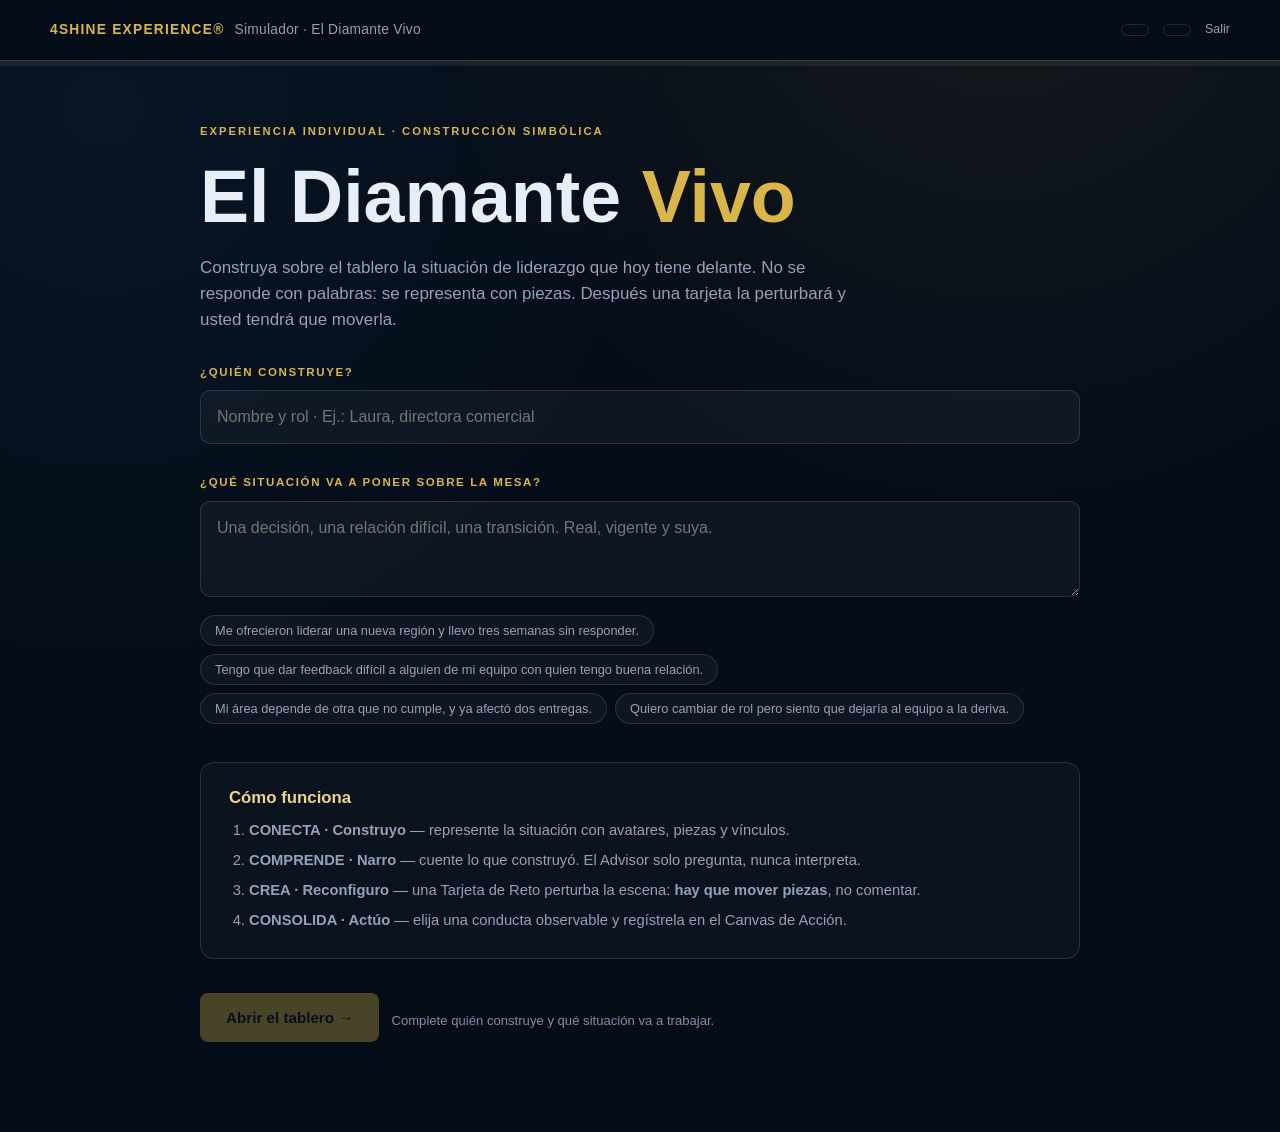
<file: web/sim/diamante/index.html>
<!doctype html><html lang="es"><head>
<meta charset="utf-8"><meta name="viewport" content="width=device-width,initial-scale=1">
<title>Simulador · El Diamante Vivo · 4Shine Experience</title>
<link rel="stylesheet" href="../sim.css"><link rel="stylesheet" href="diamante.css">
</head><body>

<div class="topbar"><div class="wrap">
  <a class="brand" href="../index.html">4SHINE EXPERIENCE®<span>Simulador · El Diamante Vivo</span></a>
  <div class="hud"><span class="chip hide-sm" id="hud-quien"></span><span class="chip" id="hud-fase"></span>
  <a class="linkout" href="../../index.html">Salir</a></div>
</div></div>
<div class="pressure"><i id="fase-bar"></i></div>

<!-- ===== SETUP ===== -->
<section class="screen" id="scr-setup"><div class="wrap narrow">
  <span class="eyebrow">Experiencia individual · construcción simbólica</span>
  <h1 class="setup-h1">El Diamante <em>Vivo</em></h1>
  <p class="lead">Construya sobre el tablero la situación de liderazgo que hoy tiene delante. No se responde con palabras: se representa con piezas. Después una tarjeta la perturbará y usted tendrá que moverla.</p>

  <div class="field"><label for="in-quien">¿Quién construye?</label>
    <input type="text" id="in-quien" placeholder="Nombre y rol · Ej.: Laura, directora comercial" maxlength="90"></div>

  <div class="field"><label for="in-situacion">¿Qué situación va a poner sobre la mesa?</label>
    <textarea id="in-situacion" placeholder="Una decisión, una relación difícil, una transición. Real, vigente y suya."></textarea>
    <div class="ejemplos" id="ejemplos"></div></div>

  <div class="rules-box"><h3>Cómo funciona</h3><ol>
    <li><b>CONECTA · Construyo</b> — represente la situación con avatares, piezas y vínculos.</li>
    <li><b>COMPRENDE · Narro</b> — cuente lo que construyó. El Advisor solo pregunta, nunca interpreta.</li>
    <li><b>CREA · Reconfiguro</b> — una Tarjeta de Reto perturba la escena: <b>hay que mover piezas</b>, no comentar.</li>
    <li><b>CONSOLIDA · Actúo</b> — elija una conducta observable y regístrela en el Canvas de Acción.</li>
  </ol></div>

  <div class="btn-row"><button class="btn" id="btn-start" disabled onclick="DV.iniciar()">Abrir el tablero →</button>
    <span class="hint" id="setup-hint">Complete quién construye y qué situación va a trabajar.</span></div>
</div></section>

<!-- ===== MESA ===== -->
<section class="screen hidden" id="scr-mesa"><div class="wrap wide">
  <div class="steps" id="steps"></div>

  <div class="mesa-head">
    <div><span class="round-tag" id="f-tag"></span><h2 id="f-nombre"></h2>
      <p class="f-instr" id="f-instr"></p></div>
    <div class="sit-recordatorio"><b>Su situación</b><span id="rec-situacion"></span></div>
  </div>

  <div class="mesa-grid">
    <!-- bandeja -->
    <aside class="bandeja" id="bandeja">
      <div class="band-group"><h4>Avatares</h4><div class="band-items" id="pal-avatares"></div></div>
      <div class="band-group"><h4>Piezas símbolo</h4><div class="band-items" id="pal-piezas"></div></div>
      <div class="band-group"><h4>Fichas de tensión</h4><div class="band-items" id="pal-tension"></div></div>
      <div class="band-group"><h4>Fichas de recurso</h4><div class="band-items" id="pal-recurso"></div></div>
      <div class="band-group"><h4>Conectores</h4>
        <p class="band-hint">Elija un tipo y luego toque las dos piezas que quiere unir.</p>
        <div class="band-items conectores" id="pal-conectores"></div></div>
    </aside>

    <!-- tablero -->
    <div class="tablero-col">
      <div id="tablero" class="tablero"></div>
      <div class="tablero-tools">
        <div class="sel-info" id="sel-info">Toque una pieza para nombrarla, girarla o retirarla.</div>
        <div class="sel-acciones hidden" id="sel-acciones">
          <button class="mini" onclick="DV.renombrarSel()">✎ Nombrar</button>
          <button class="mini danger" onclick="DV.eliminarSel()">✕ Retirar</button>
        </div>
      </div>
      <div class="vinc-lista" id="vinc-lista"></div>
    </div>

    <!-- advisor + fase -->
    <div class="lateral">
      <div class="advisor">
        <div class="advisor-head"><div class="av-mark"></div>
          <div><b>Advisor 4Shine</b><span>Acompaña sin interpretar</span></div></div>
        <div class="av-msg" id="av-msg"></div>
        <div id="av-extra"></div>
      </div>

      <div class="panel fase-panel" id="fase-panel"></div>

      <div class="log" id="log-box"><h3>Bitácora</h3><div id="log-list"><p class="hint" style="margin:0">La sesión comienza.</p></div></div>
    </div>
  </div>
</div></section>

<!-- ===== CIERRE ===== -->
<section class="screen hidden" id="scr-cierre"><div class="wrap" id="cierre-body"></div></section>

<script src="../vendor/konva.min.js"></script>
<script src="board.js"></script>
<script src="app.js"></script>
</body></html>
</file>
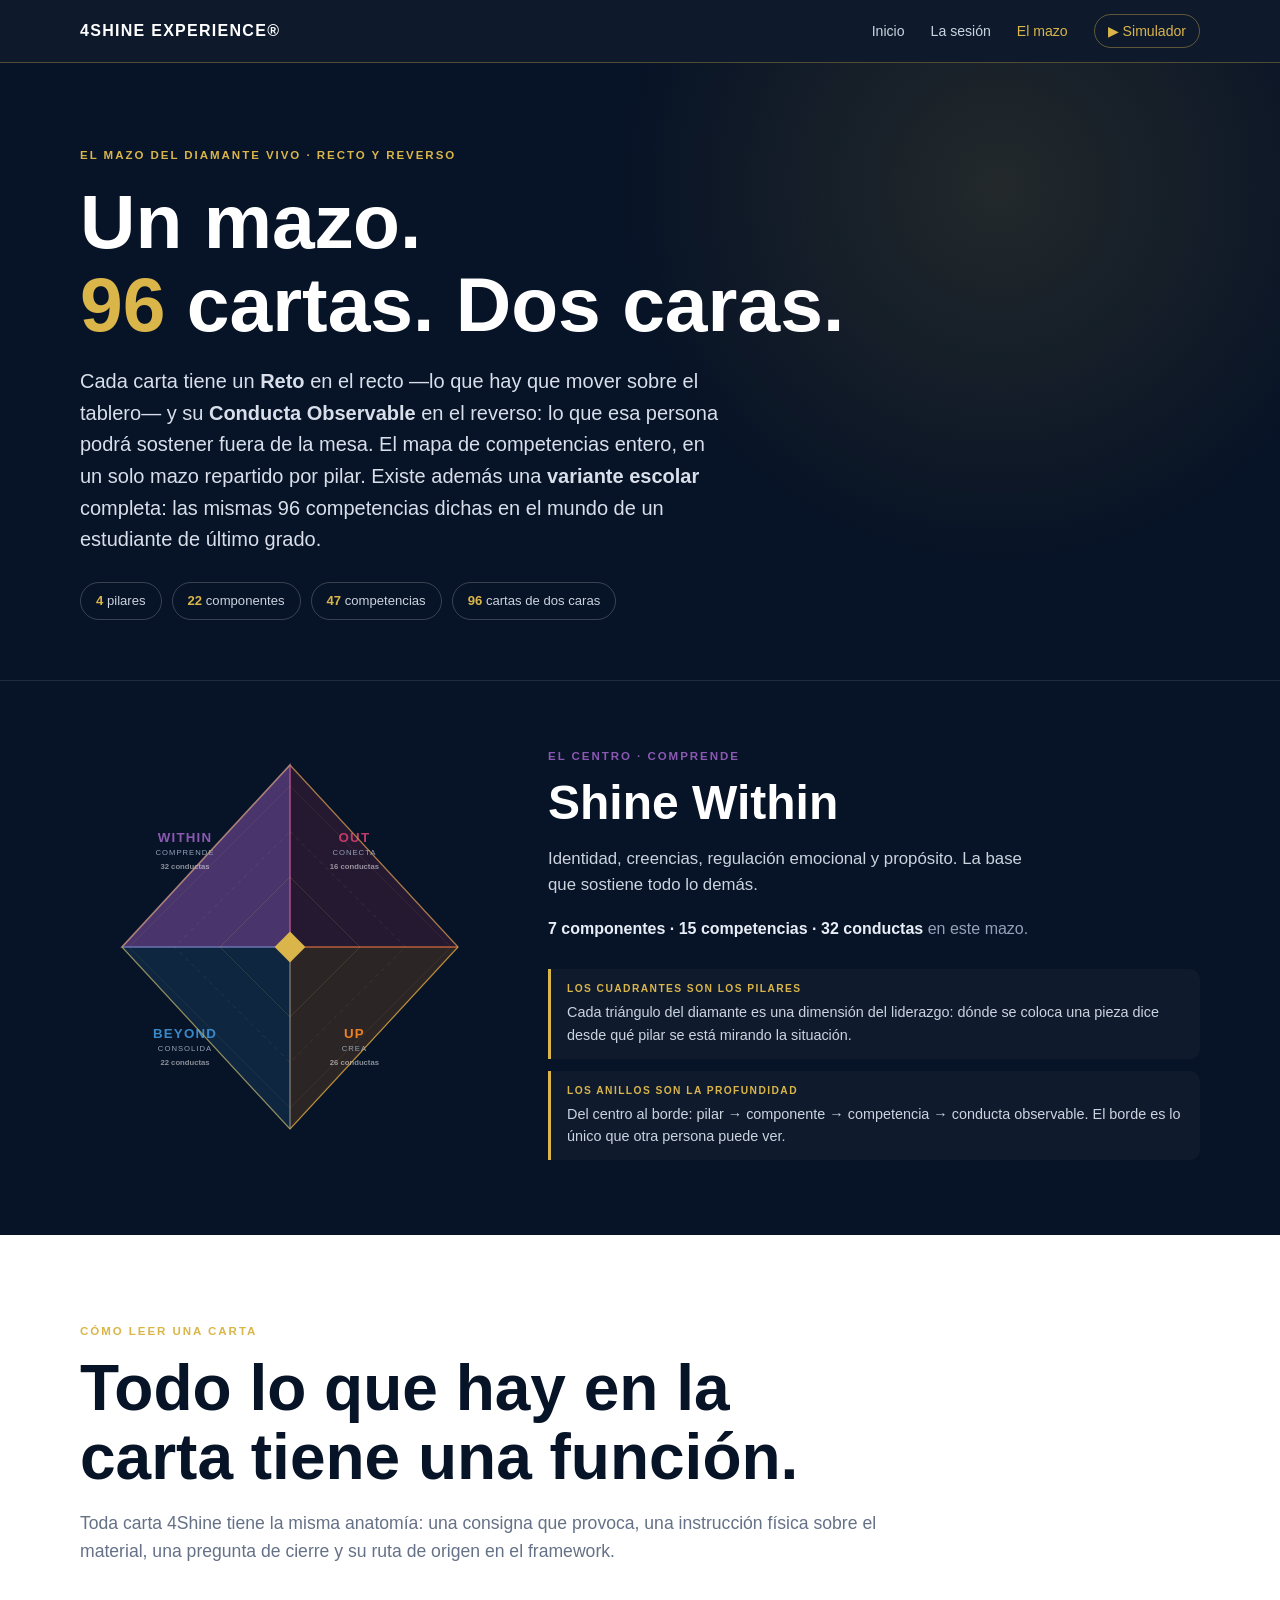
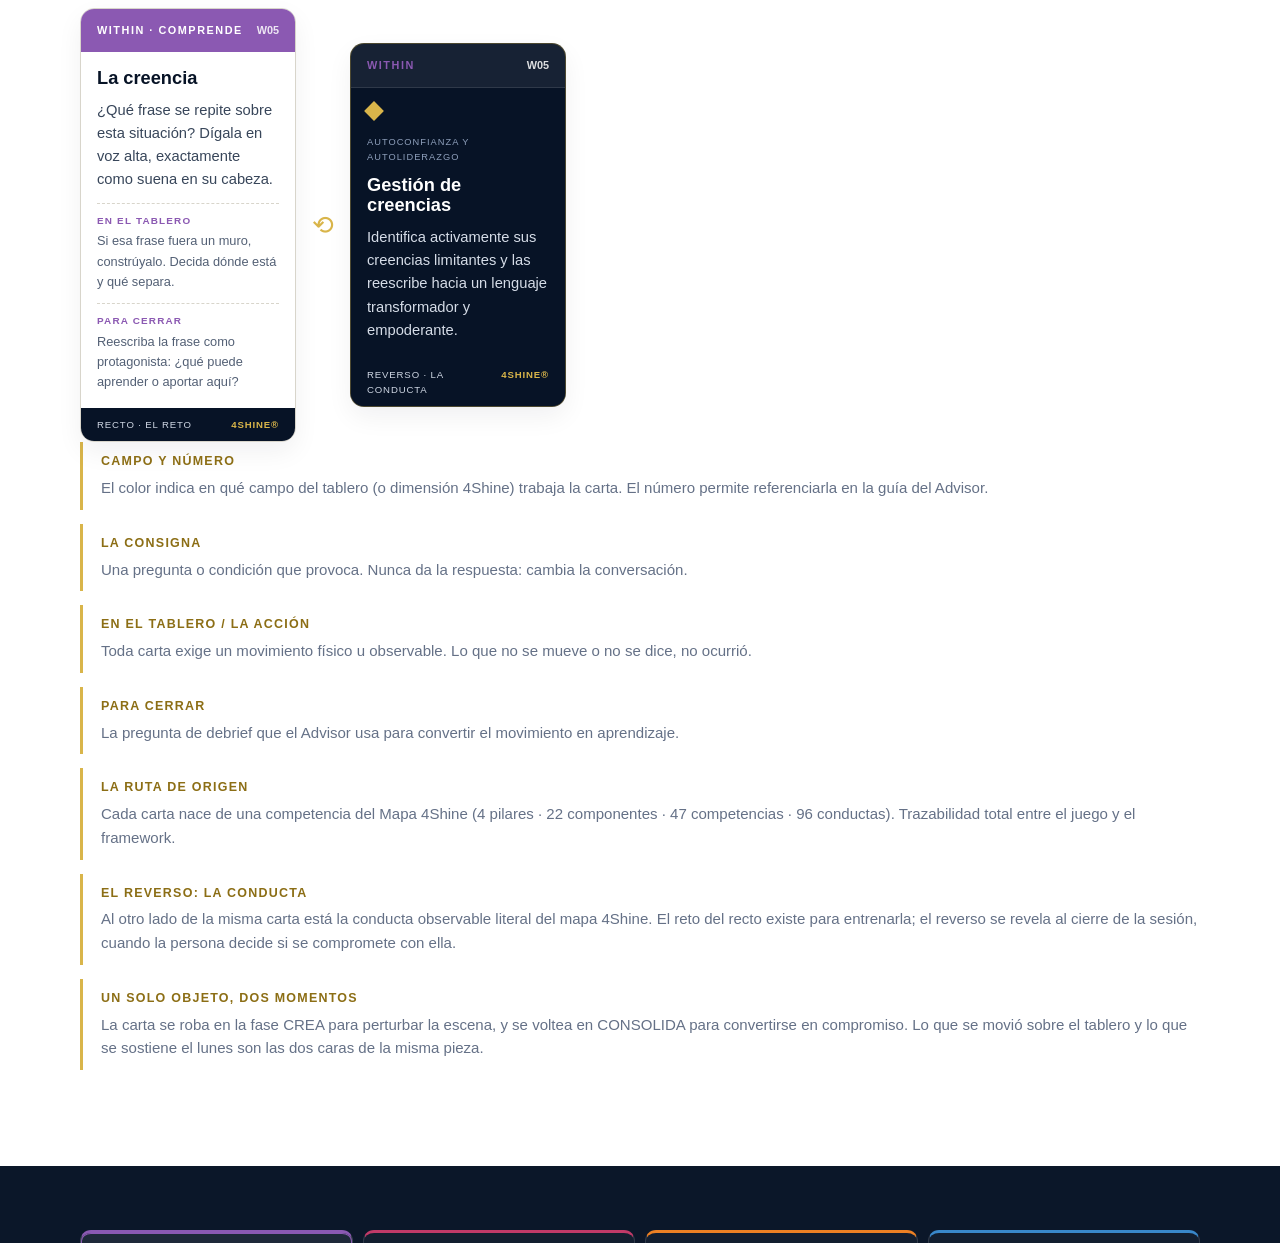
<file: public/cartas.html>
<!doctype html><html lang="es"><head><meta charset="utf-8">
<meta name="viewport" content="width=device-width,initial-scale=1">
<title>El mazo · El Diamante Vivo</title>
<meta http-equiv="refresh" content="0; url=mazo.html">
<link rel="canonical" href="mazo.html"></head>
<body style="background:#050d19;color:#e8eef7;font-family:Arial,sans-serif;display:grid;place-items:center;height:100vh;margin:0">
<p>Las cartas ahora viven en <a href="mazo.html" style="color:#d9b54a">El Mazo</a>…</p>
</body></html>
</file>
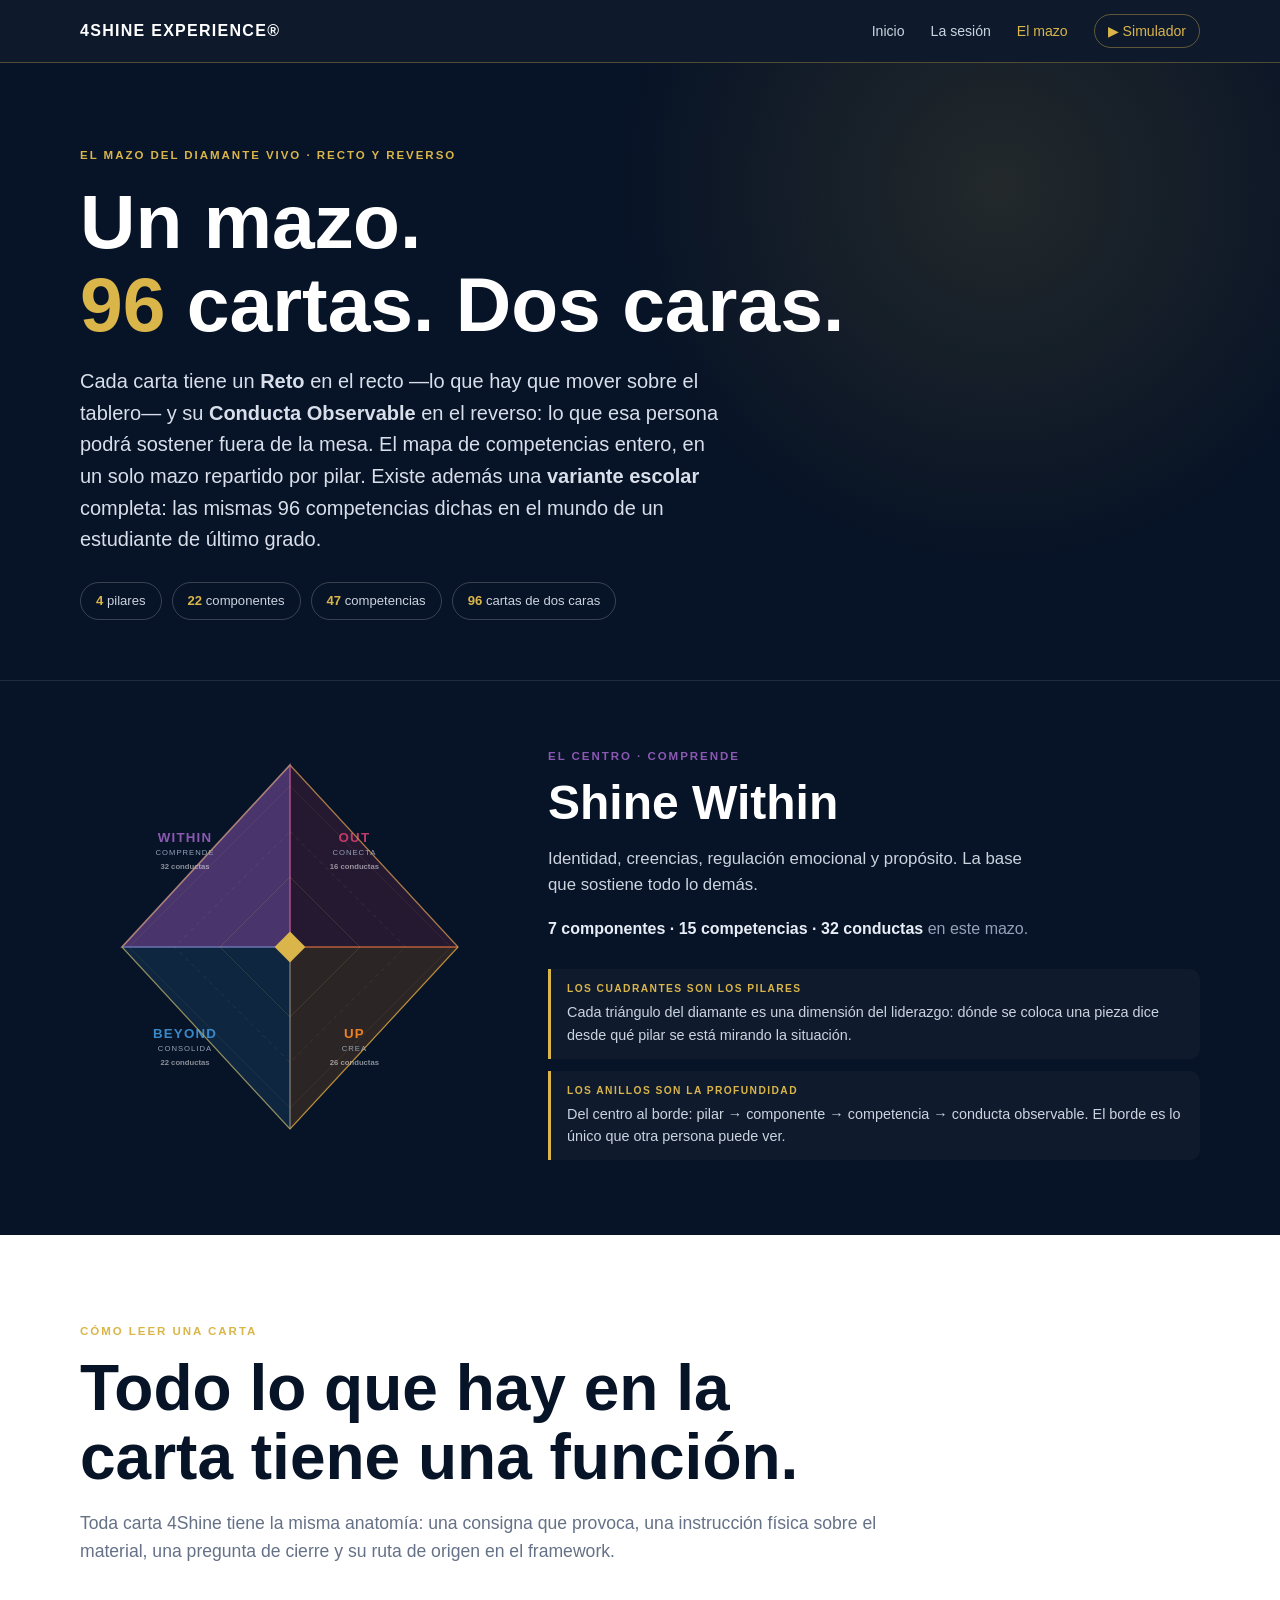
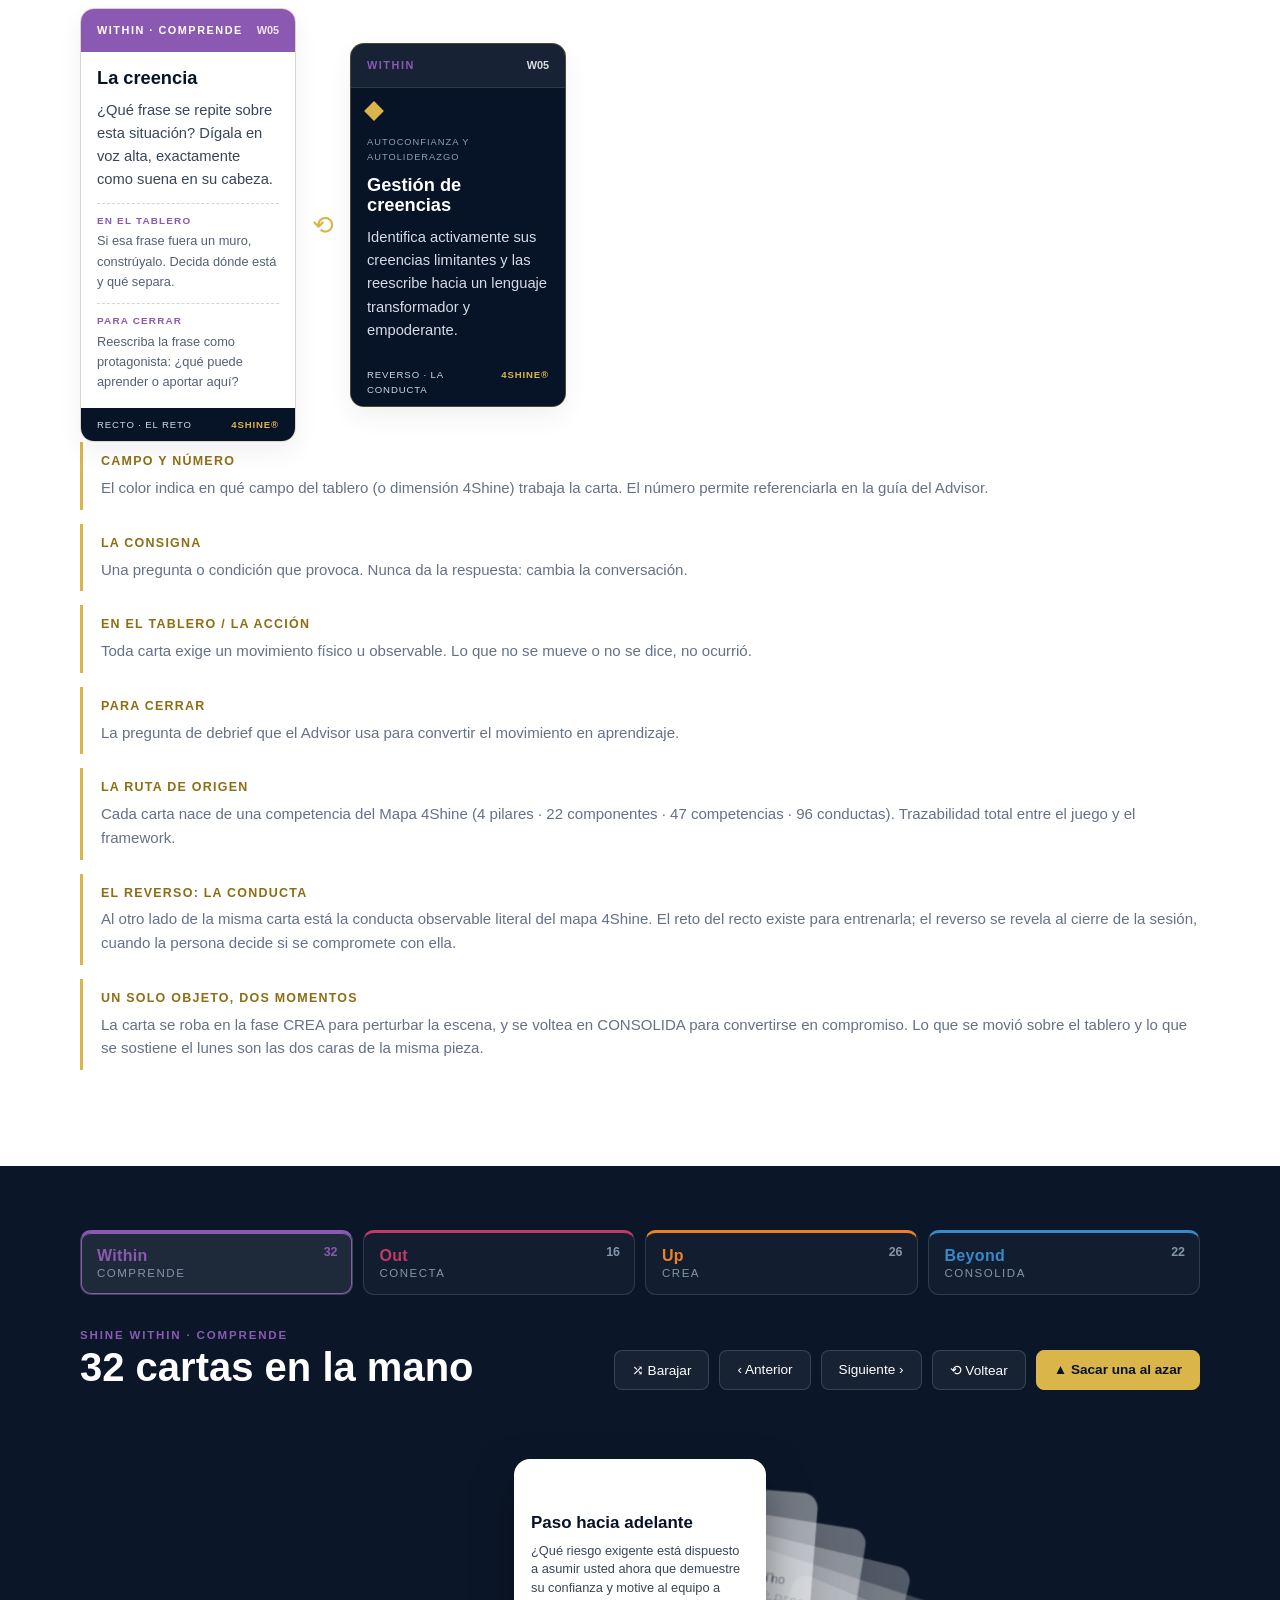
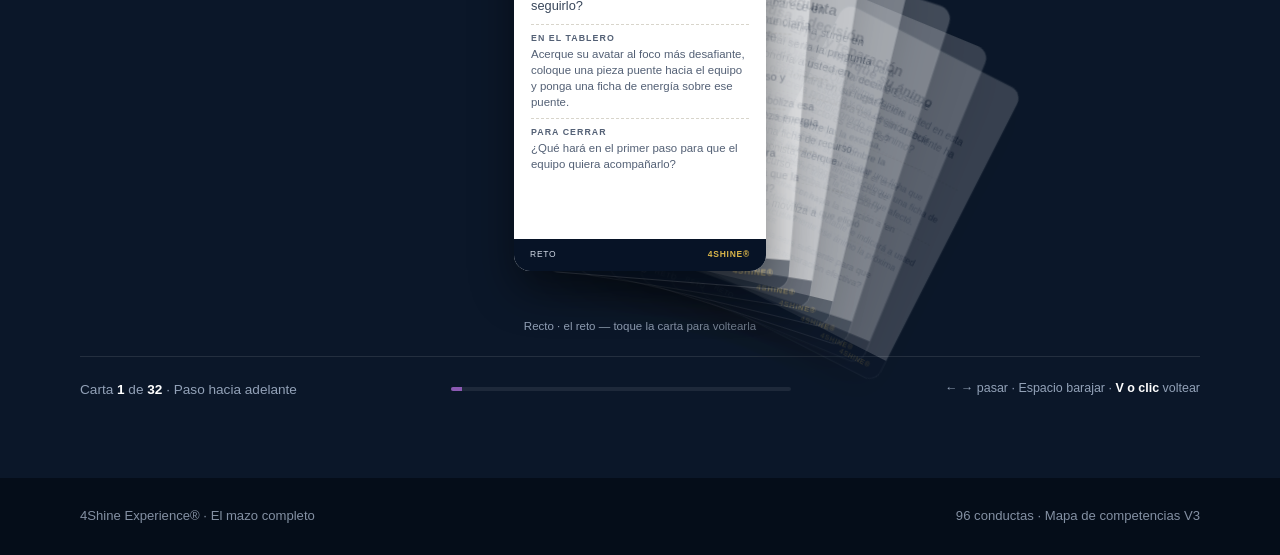
<file: public/mazo.html>
<!doctype html><html lang="es"><head>
<meta charset="utf-8"><meta name="viewport" content="width=device-width,initial-scale=1">
<title>El mazo completo · El Diamante Vivo</title>
<link rel="stylesheet" href="experience.css">
<style>
.mz-hero{background:radial-gradient(circle at 78% 20%,#d9b54a22,transparent 34%),var(--ink);color:white;padding:78px 0 60px}
.mz-hero h1{font-size:clamp(2.8rem,6vw,4.8rem);margin:14px 0 18px}
.mz-hero h1 em{font-style:normal;color:var(--gold)}
.conteo{display:flex;gap:10px;flex-wrap:wrap;margin-top:26px}
.conteo span{border:1px solid #ffffff33;border-radius:999px;padding:8px 15px;font-size:.82rem;color:#cbd3df}
.conteo b{color:var(--gold)}

/* ===== anatomía ===== */
.anatomy-demo{display:grid;grid-template-columns:1fr auto 1fr;gap:16px;align-items:center}
.anatomy-demo .giro{font-size:1.6rem;color:var(--gold);text-align:center}
.tcard.rev{background:var(--ink);color:white;border-color:#d9b54a55}
.tcard.rev .tcard-head b{color:var(--cc)}
.tcard.rev .tcard-head{background:#ffffff10;border-bottom:1px solid #ffffff1a}
.tcard.rev .consigna{color:#d5dce7}
.tcard.rev h3{color:white}
.tcard.rev .rombo{display:block;width:14px;height:14px;background:var(--gold);transform:rotate(45deg);margin-bottom:6px}
.tcard.rev .comp{font-size:.58rem;letter-spacing:.11em;text-transform:uppercase;color:#8fa0bc}
@media(max-width:700px){.anatomy-demo{grid-template-columns:1fr}.anatomy-demo .giro{transform:rotate(90deg)}}
.anatomy{display:grid;grid-template-columns:.9fr 1.1fr;gap:40px;align-items:center}
.anatomy-notes div{border-left:3px solid var(--gold);padding:10px 0 10px 18px;margin-bottom:14px}
.anatomy-notes b{display:block;font-size:.78rem;letter-spacing:.1em;text-transform:uppercase;color:#8c6e15}
.anatomy-notes p{margin:4px 0 0;color:var(--muted);font-size:.94rem}
.tcard{--cc:#c13a68;background:white;border:1px solid var(--line);border-radius:14px;overflow:hidden;display:flex;flex-direction:column;box-shadow:0 10px 26px #0713260f;break-inside:avoid}
.tcard.conecta{--cc:#c13a68}.tcard.comprende{--cc:#8b59b2}.tcard.crea{--cc:#ed8124}.tcard.consolida{--cc:#3988ca}
.tcard-head{background:var(--cc);color:white;padding:13px 16px;display:flex;justify-content:space-between;align-items:baseline}
.tcard-head b{font-size:.68rem;letter-spacing:.14em;text-transform:uppercase}
.tcard-head span{font-size:.68rem;opacity:.85;font-weight:900}
.tcard-body{padding:16px;display:flex;flex-direction:column;gap:11px;flex:1}
.tcard h3{font-size:1.14rem;margin:0}
.tcard .consigna{font-size:.92rem;color:#38465a;margin:0}
.tcard .zone{font-size:.8rem;color:#536075;margin:0;padding-top:9px;border-top:1px dashed var(--line)}
.tcard .zone b{display:block;font-size:.62rem;letter-spacing:.12em;text-transform:uppercase;color:var(--cc);margin-bottom:3px}
.tcard-foot{margin-top:auto;background:var(--ink);color:#cfd7e4;font-size:.6rem;letter-spacing:.09em;text-transform:uppercase;padding:9px 16px;display:flex;justify-content:space-between;gap:8px}
.tcard-foot b{color:var(--gold);white-space:nowrap}

/* ===== el diamante como selector de pilar ===== */
.selector{background:var(--ink);color:white;padding:56px 0 70px;border-top:1px solid #ffffff1a}
.sel-grid{display:grid;grid-template-columns:minmax(0,420px) 1fr;gap:48px;align-items:center}
.diamante-sel{position:relative;aspect-ratio:1;width:100%}
.diamante-sel svg{width:100%;height:100%;overflow:visible}
.q{cursor:pointer;transition:.25s}
.q:hover .q-fill{fill-opacity:.34}
.q.on .q-fill{fill-opacity:.5}
.q.on .q-edge{stroke-width:2.4}
.q-label{font-family:Arial;font-weight:900;letter-spacing:.09em;pointer-events:none}
.q-verbo{font-family:Arial;font-size:11px;letter-spacing:.13em;fill:#93a2b8;pointer-events:none}
.q-num{font-family:Arial;font-size:11px;font-weight:900;fill:#ffffff88;pointer-events:none}
.sel-info h2{font-size:clamp(2rem,4vw,3rem);margin:10px 0 12px}
.sel-info .lema{font-size:1.05rem;color:#cbd3df;max-width:52ch}
.sel-info .desc{color:#93a2b8;margin-top:14px;max-width:56ch}
.ejes{margin-top:28px;display:grid;gap:12px}
.eje{border-left:3px solid var(--gold);padding:12px 16px;background:#ffffff08;border-radius:0 10px 10px 0}
.eje b{display:block;font-size:.64rem;letter-spacing:.14em;text-transform:uppercase;color:var(--gold);margin-bottom:4px}
.eje p{margin:0;font-size:.9rem;color:#cbd3df}

/* ===== la mesa de cartas ===== */
.mesa{background:#0b1729;color:white;padding:64px 0 78px}
.mesa-top{display:flex;justify-content:space-between;align-items:flex-end;gap:20px;flex-wrap:wrap;margin-bottom:30px}
.mesa-top h2{font-size:clamp(1.7rem,3.4vw,2.5rem)}
.mesa-top .cual{font-size:.72rem;letter-spacing:.16em;text-transform:uppercase;font-weight:900;color:var(--pc)}
.controles{display:flex;gap:10px;flex-wrap:wrap}
.ctrl{background:#ffffff0d;border:1px solid #ffffff26;color:white;border-radius:8px;padding:11px 17px;
  font-size:.85rem;font-family:inherit;cursor:pointer;transition:.16s}
.ctrl:hover{border-color:var(--gold);color:var(--gold-b,#f0d488)}
.ctrl.primary{background:var(--gold);color:var(--ink);border-color:var(--gold);font-weight:900}
.ctrl.primary:hover{background:#e6c45b;color:var(--ink)}

.tabs-pilar{display:grid;grid-template-columns:repeat(4,1fr);gap:10px;margin-bottom:26px}
.tab{background:#ffffff08;border:1px solid #ffffff20;border-top:3px solid var(--tc);border-radius:11px;
  padding:14px 16px;color:#cbd3df;font-family:inherit;cursor:pointer;transition:.18s;text-align:left;position:relative}
.tab:hover{background:#ffffff12;border-color:var(--tc)}
.tab.on{background:#ffffff14;box-shadow:inset 0 0 0 1px var(--tc);color:white}
.tab b{display:block;font-size:1rem;letter-spacing:.02em;color:var(--tc)}
.tab span{font-size:.72rem;letter-spacing:.13em;text-transform:uppercase;color:#8494ab}
.tab i{position:absolute;top:12px;right:14px;font-style:normal;font-size:.78rem;font-weight:900;color:#8494ab}
.tab.on i{color:var(--tc)}
@media(max-width:820px){.tabs-pilar{grid-template-columns:1fr 1fr}}
.abanico{position:relative;height:490px;display:grid;place-items:center;perspective:1600px;margin-bottom:46px;padding-right:110px}
.carta{transform-style:preserve-3d}
.carta{position:absolute;width:252px;height:412px;transform-origin:50% 130%;cursor:pointer;
  transition:transform .55s cubic-bezier(.22,.8,.26,1),opacity .4s}
.cara{position:absolute;inset:0;border-radius:16px;overflow:hidden;display:flex;flex-direction:column;
  box-shadow:0 20px 44px #00000070;backface-visibility:hidden;transition:transform .6s cubic-bezier(.3,.8,.3,1)}
.cara.recto{background:white;color:var(--ink);transform:rotateY(0deg)}
.cara.reverso{background:var(--ink);color:white;border:1px solid #d9b54a55;transform:rotateY(180deg)}
.carta.volteada .cara.recto{transform:rotateY(-180deg)}
.carta.volteada .cara.reverso{transform:rotateY(0deg)}
.c-top{background:var(--cc);color:white;padding:12px 16px;display:flex;justify-content:space-between;align-items:baseline;flex:none}
.c-top b{font-size:.62rem;letter-spacing:.14em;text-transform:uppercase}
.c-top span{font-size:.62rem;font-weight:900;opacity:.85}
.c-body{padding:15px 17px 11px;display:flex;flex-direction:column;gap:8px;flex:1;min-height:0;overflow:hidden}
.c-body h3{font-size:1.06rem;margin:0;line-height:1.2}
.c-cons{font-size:.8rem;color:#38465a;margin:0;line-height:1.45}
.c-zona{font-size:.715rem;color:#536075;padding-top:7px;border-top:1px dashed var(--line);margin:0;line-height:1.4}
.c-zona b{display:block;font-size:.55rem;letter-spacing:.12em;text-transform:uppercase;color:var(--cc);margin-bottom:2px}
.c-foot{background:var(--ink);color:#cfd7e4;font-size:.53rem;letter-spacing:.09em;text-transform:uppercase;
  padding:9px 16px;display:flex;justify-content:space-between;gap:8px;flex:none;margin-top:auto}
.c-foot b{color:var(--gold);white-space:nowrap}
/* reverso */
.cara.reverso .c-top{background:#ffffff10;border-bottom:1px solid #ffffff1a}
.cara.reverso .c-top b{color:var(--cc)}
.rev-body{padding:20px 18px;display:flex;flex-direction:column;gap:10px;flex:1;min-height:0}
.rev-body .rombo-min{width:15px;height:15px;background:var(--gold);transform:rotate(45deg);margin-bottom:3px}
.rev-body h4{font-size:1.05rem;margin:0;color:white}
.rev-body p{margin:0;font-size:.79rem;color:#d5dce7;flex:1;overflow:hidden}
.rev-body .comp{font-size:.55rem;letter-spacing:.11em;text-transform:uppercase;color:#8fa0bc}
.cara.reverso .c-foot{background:#ffffff0d;color:#8fa0bc}
.volteo-hint{position:absolute;bottom:-26px;left:0;right:0;text-align:center;font-size:.72rem;color:#93a2b8}
.carta.elegida .cara{box-shadow:0 0 0 3px var(--gold),0 24px 54px #00000080}
.pie-mesa{display:flex;justify-content:space-between;align-items:center;gap:20px;flex-wrap:wrap;
  border-top:1px solid #ffffff1a;padding-top:22px}
.posicion{font-size:.85rem;color:#93a2b8}
.posicion b{color:white;font-variant-numeric:tabular-nums}
.barra{height:4px;background:#ffffff14;border-radius:2px;overflow:hidden;flex:1;min-width:150px;max-width:340px}
.barra i{display:block;height:100%;background:var(--pc);transition:width .4s}

.elegida-box{margin-top:26px;border:1px solid #d9b54a66;border-radius:14px;padding:24px 28px;background:#ffffff08}
.elegida-box b{color:var(--gold);font-size:.66rem;letter-spacing:.13em;text-transform:uppercase;display:block;margin-bottom:8px}
.elegida-box h3{font-size:1.4rem;margin:0 0 8px}
.elegida-box p{margin:0;color:#d5dce7}
.elegida-box .ruta{margin-top:14px;padding-top:12px;border-top:1px solid #ffffff1a;font-size:.78rem;color:#93a2b8}

@media(max-width:980px){.sel-grid{grid-template-columns:1fr}.mini-cartas{grid-template-columns:1fr 1fr}}
@media(max-width:620px){.mini-cartas{grid-template-columns:1fr}.carta{width:210px;height:300px}.abanico{height:370px}}
@media print{.mz-hero,.selector,.mesa,nav,footer{display:none}.mini-cartas{grid-template-columns:repeat(3,1fr)}}
</style></head><body>

<nav><div class="wrap"><a class="brand" href="index.html">4SHINE EXPERIENCE®</a><a class="navlink" href="index.html">Inicio</a><a class="navlink" href="opcion-a.html">La sesión</a><a class="navlink active" href="mazo.html">El mazo</a><a class="navlink" href="sim/diamante/" style="color:#d9b54a;border:1px solid #d9b54a66;border-radius:999px;padding:5px 13px">▶ Simulador</a></div></nav>

<header class="mz-hero"><div class="wrap">
  <span class="eyebrow">El mazo del Diamante Vivo · recto y reverso</span>
  <h1>Un mazo.<br><em>96</em> cartas. Dos caras.</h1>
  <p class="lead">Cada carta tiene un <b>Reto</b> en el recto —lo que hay que mover sobre el tablero— y su <b>Conducta Observable</b> en el reverso: lo que esa persona podrá sostener fuera de la mesa. El mapa de competencias entero, en un solo mazo repartido por pilar. Existe además una <b>variante escolar</b> completa: las mismas 96 competencias dichas en el mundo de un estudiante de último grado.</p>
  <div class="conteo">
    <span><b>4</b> pilares</span><span><b>22</b> componentes</span>
    <span><b>47</b> competencias</span><span><b>96</b> cartas de dos caras</span>
  </div>
</div></header>

<main>
<!-- ===== SELECTOR: EL DIAMANTE ===== -->
<section class="selector"><div class="wrap">
  <div class="sel-grid">
    <div class="diamante-sel" id="diamante"></div>
    <div class="sel-info" id="sel-info"></div>
  </div>
</div></section>

<!-- ===== ANATOMÍA DE LA CARTA ===== -->
<section class="alt"><div class="wrap"><div class="intro"><span class="eyebrow">Cómo leer una carta</span><h2>Todo lo que hay en la carta tiene una función.</h2><p>Toda carta 4Shine tiene la misma anatomía: una consigna que provoca, una instrucción física sobre el material, una pregunta de cierre y su ruta de origen en el framework.</p></div>
<div class="anatomy">
<div class="anatomy-demo">
  <article class="tcard" style="--cc:#8b59b2">
    <div class="tcard-head"><b>Within · Comprende</b><span>W05</span></div>
    <div class="tcard-body"><h3>La creencia</h3>
      <p class="consigna">¿Qué frase se repite sobre esta situación? Dígala en voz alta, exactamente como suena en su cabeza.</p>
      <div class="zone"><b>En el tablero</b>Si esa frase fuera un muro, constrúyalo. Decida dónde está y qué separa.</div>
      <div class="zone"><b>Para cerrar</b>Reescriba la frase como protagonista: ¿qué puede aprender o aportar aquí?</div></div>
    <div class="tcard-foot"><span>Recto · el reto</span><b>4SHINE®</b></div></article>
  <div class="giro">⟲</div>
  <article class="tcard rev" style="--cc:#8b59b2">
    <div class="tcard-head"><b>Within</b><span>W05</span></div>
    <div class="tcard-body">
      <span class="rombo"></span>
      <span class="comp">Autoconfianza y autoliderazgo</span>
      <h3>Gestión de creencias</h3>
      <p class="consigna">Identifica activamente sus creencias limitantes y las reescribe hacia un lenguaje transformador y empoderante.</p></div>
    <div class="tcard-foot"><span>Reverso · la conducta</span><b>4SHINE®</b></div></article>
</div>
</div>
<div class="anatomy-notes">
<div><b>Campo y número</b><p>El color indica en qué campo del tablero (o dimensión 4Shine) trabaja la carta. El número permite referenciarla en la guía del Advisor.</p></div>
<div><b>La consigna</b><p>Una pregunta o condición que provoca. Nunca da la respuesta: cambia la conversación.</p></div>
<div><b>En el tablero / la acción</b><p>Toda carta exige un movimiento físico u observable. Lo que no se mueve o no se dice, no ocurrió.</p></div>
<div><b>Para cerrar</b><p>La pregunta de debrief que el Advisor usa para convertir el movimiento en aprendizaje.</p></div>
<div><b>La ruta de origen</b><p>Cada carta nace de una competencia del Mapa 4Shine (4 pilares · 22 componentes · 47 competencias · 96 conductas). Trazabilidad total entre el juego y el framework.</p></div>
<div><b>El reverso: la conducta</b><p>Al otro lado de la misma carta está la conducta observable literal del mapa 4Shine. El reto del recto existe para entrenarla; el reverso se revela al cierre de la sesión, cuando la persona decide si se compromete con ella.</p></div>
<div><b>Un solo objeto, dos momentos</b><p>La carta se roba en la fase CREA para perturbar la escena, y se voltea en CONSOLIDA para convertirse en compromiso. Lo que se movió sobre el tablero y lo que se sostiene el lunes son las dos caras de la misma pieza.</p></div>
</div></div></div></section>

<!-- ============ DIAMANTE VIVO: RETOS ============ -->



<!-- ===== LA MESA ===== -->
<section class="mesa" id="mesa"><div class="wrap">
  <div class="tabs-pilar" id="tabs-pilar"></div>
  <div class="mesa-top">
    <div><span class="cual" id="mesa-cual"></span><h2 id="mesa-titulo"></h2></div>
    <div class="controles">
      <button class="ctrl" onclick="MAZO.barajar()">⤮ Barajar</button>
      <button class="ctrl" onclick="MAZO.anterior()">‹ Anterior</button>
      <button class="ctrl" onclick="MAZO.siguiente()">Siguiente ›</button>
      <button class="ctrl" onclick="MAZO.voltear()">⟲ Voltear</button>
      <button class="ctrl primary" onclick="MAZO.robar()">▲ Sacar una al azar</button>
    </div>
  </div>
  <div class="abanico" id="abanico"></div>
  <div class="pie-mesa">
    <span class="posicion" id="posicion"></span>
    <span class="barra"><i id="barra"></i></span>
    <span class="posicion" style="font-size:.78rem">← → pasar · Espacio barajar · <b>V o clic</b> voltear</span>
  </div>
  <div id="elegida"></div>
</div></section>

</main>

<footer><div class="wrap footer-row"><span>4Shine Experience® · El mazo completo</span>
<span>96 conductas · Mapa de competencias V3</span></div></footer>

<script src="data/conductas.js"></script>
<script src="mazo.js"></script>
</body></html>
</file>
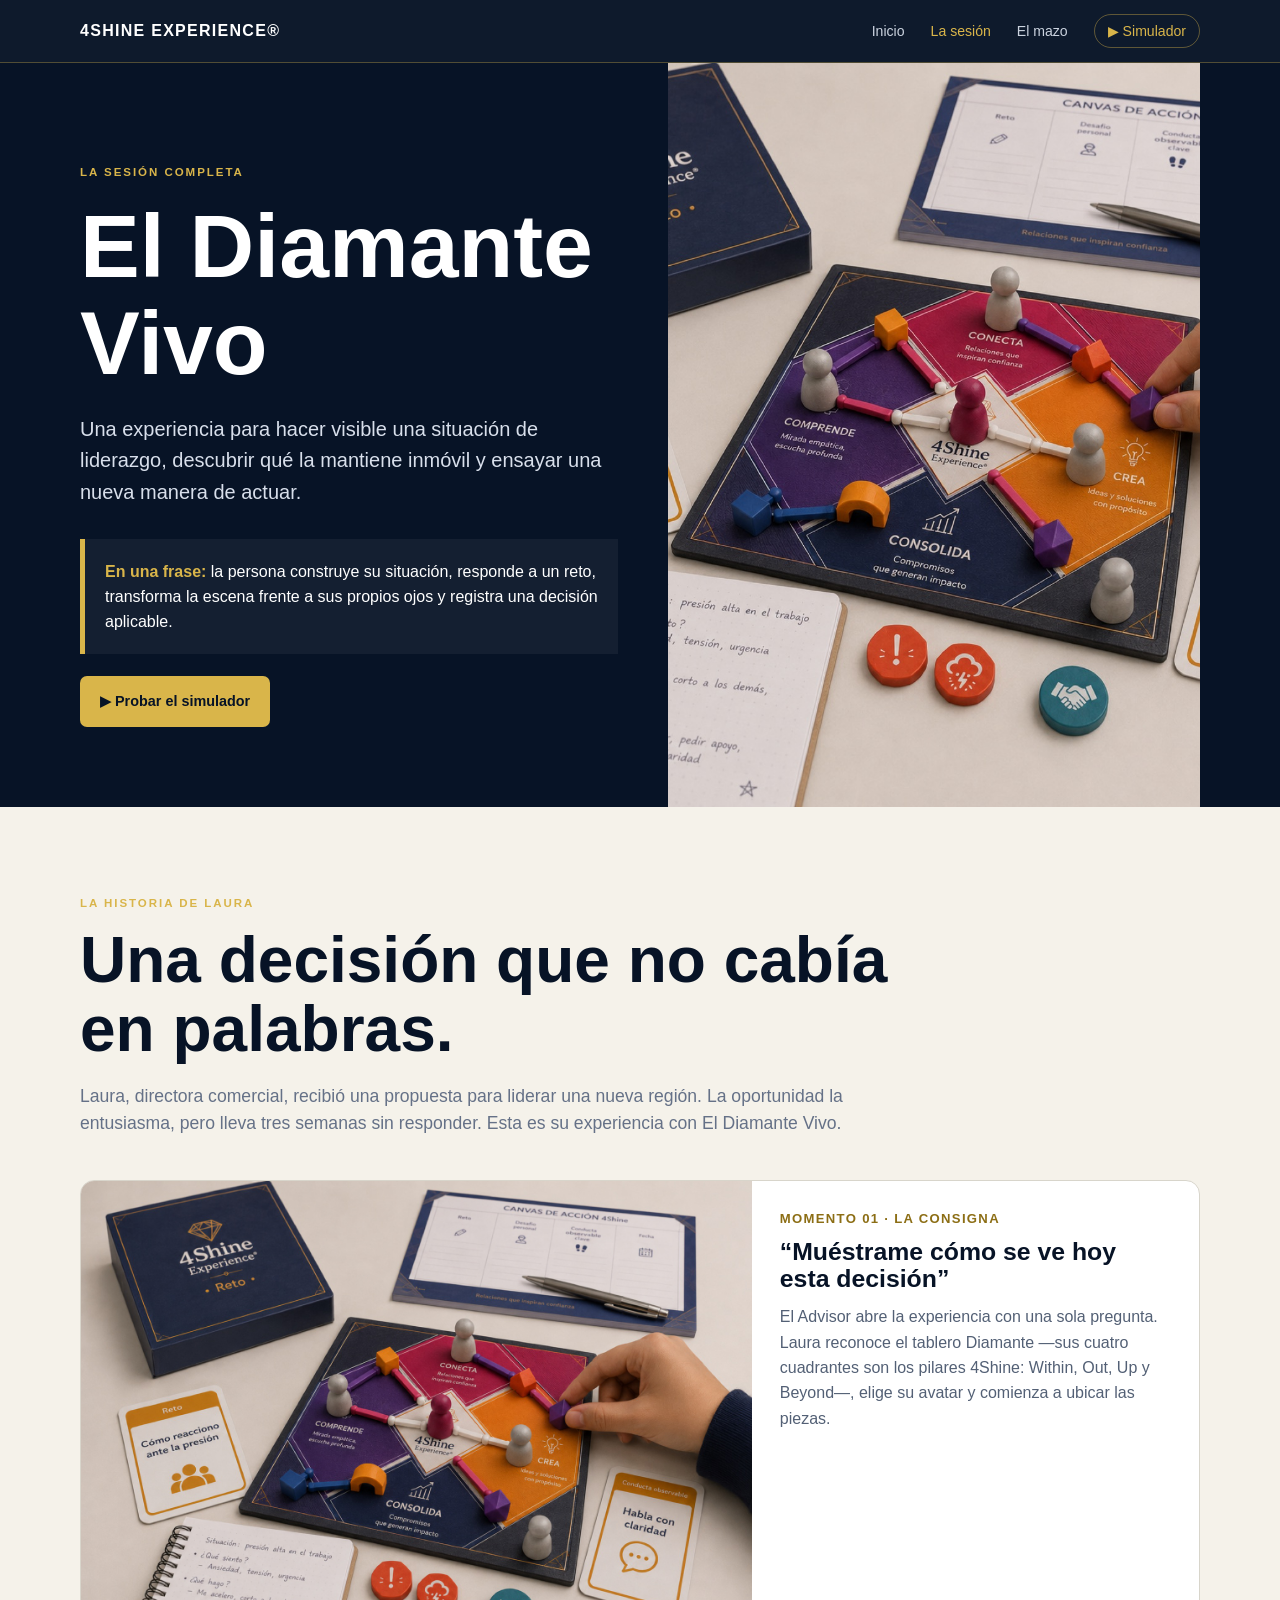
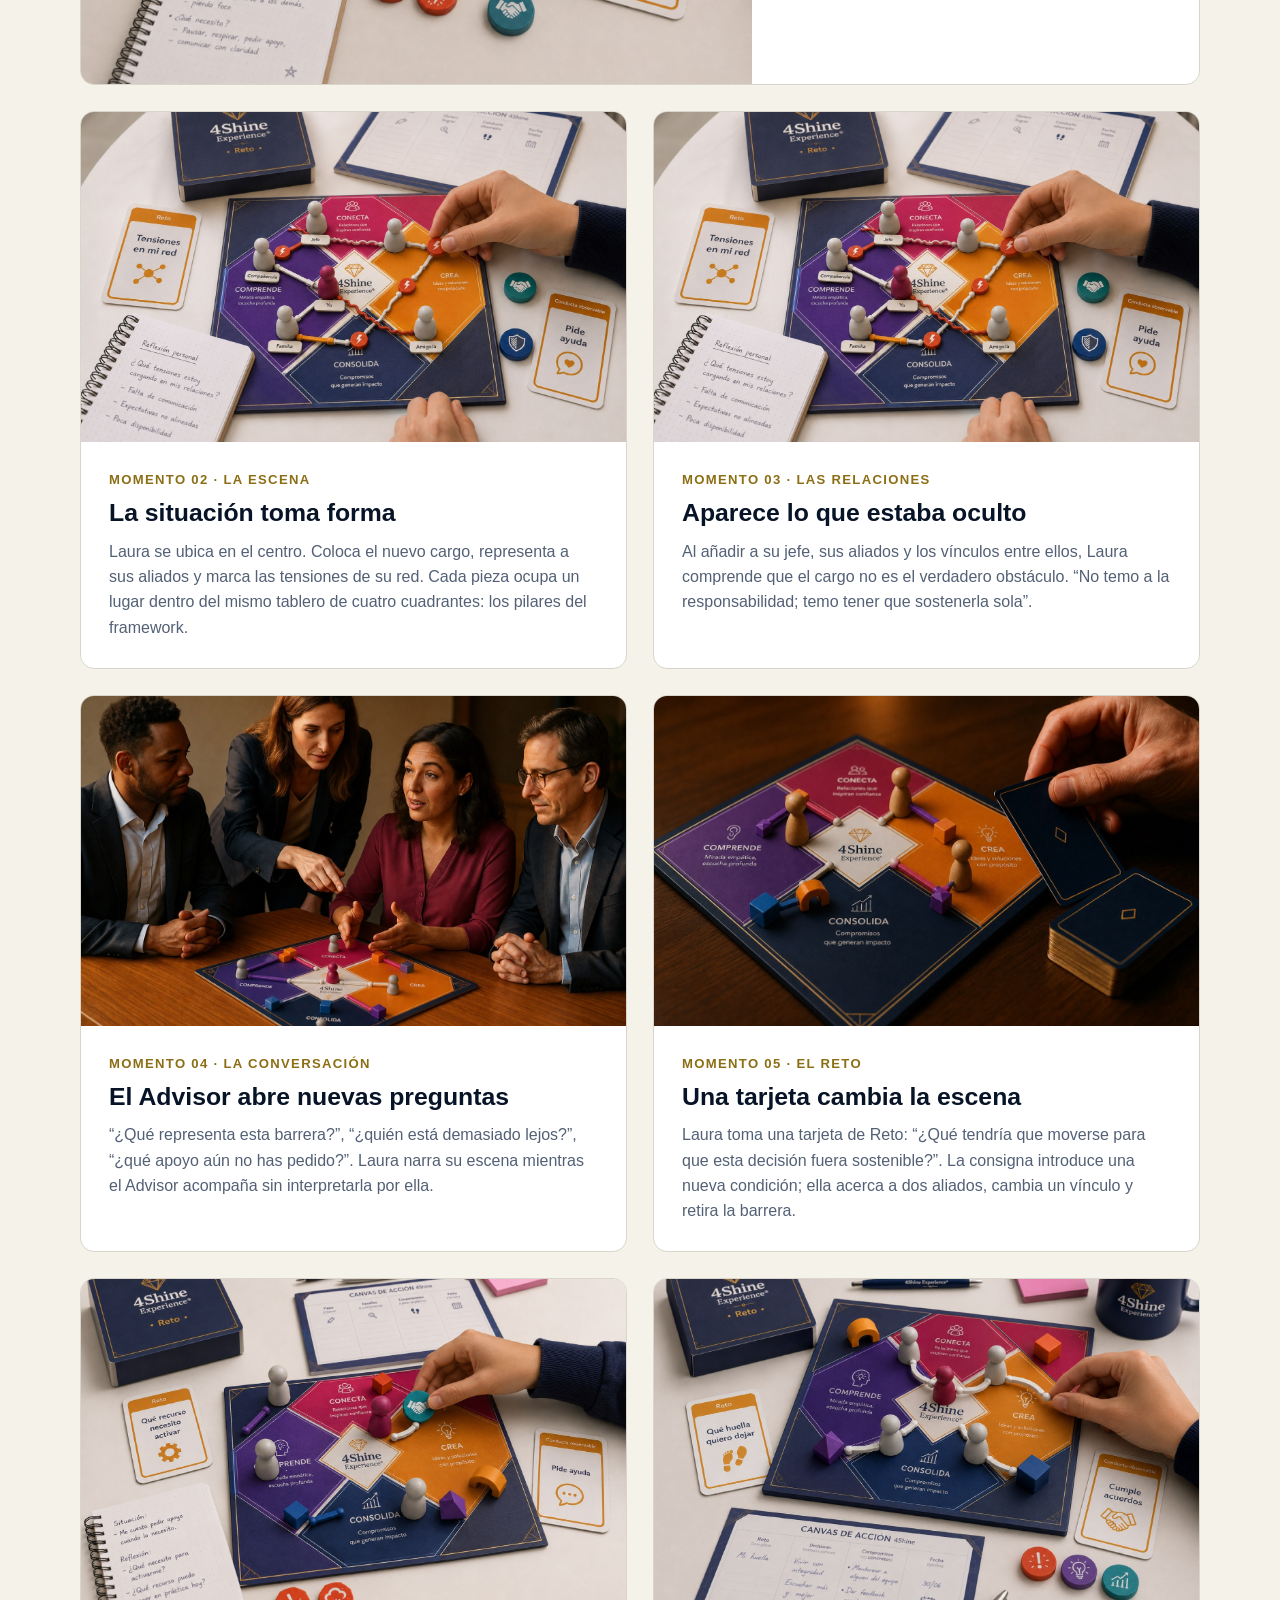
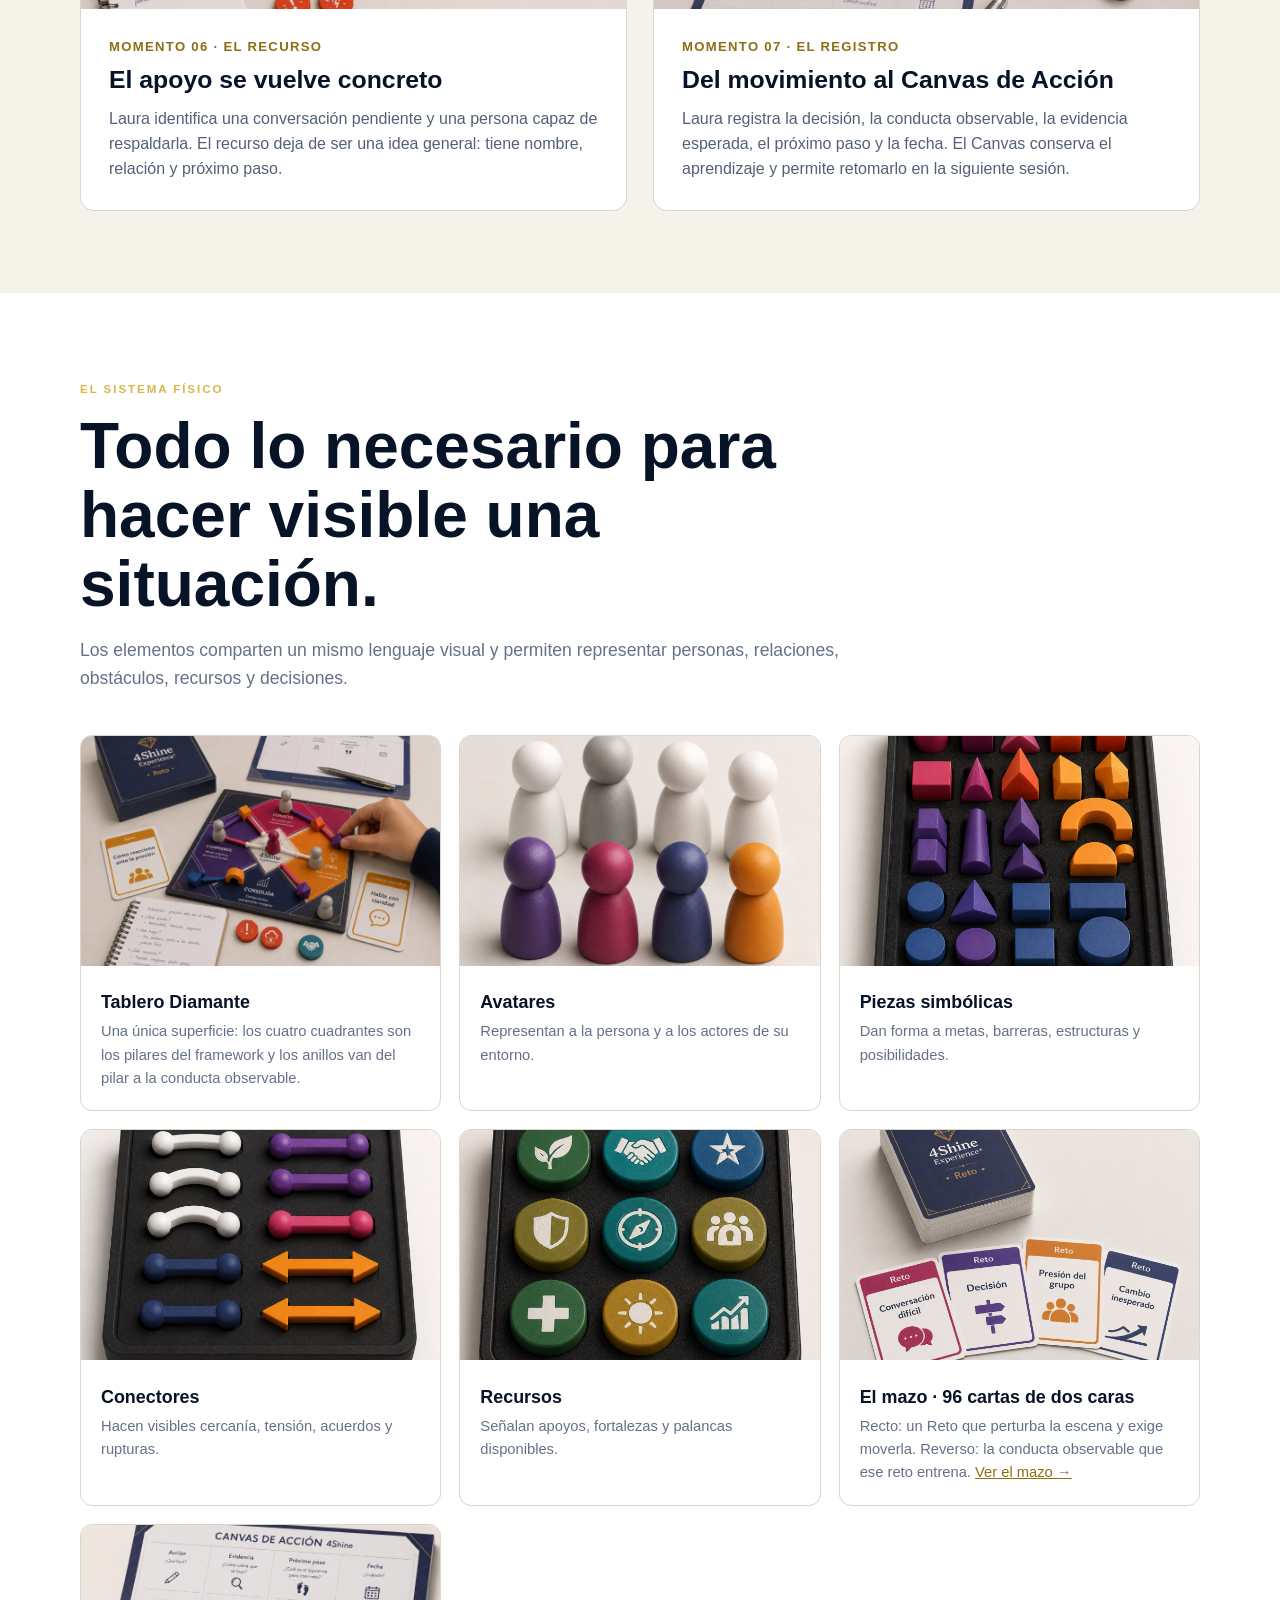
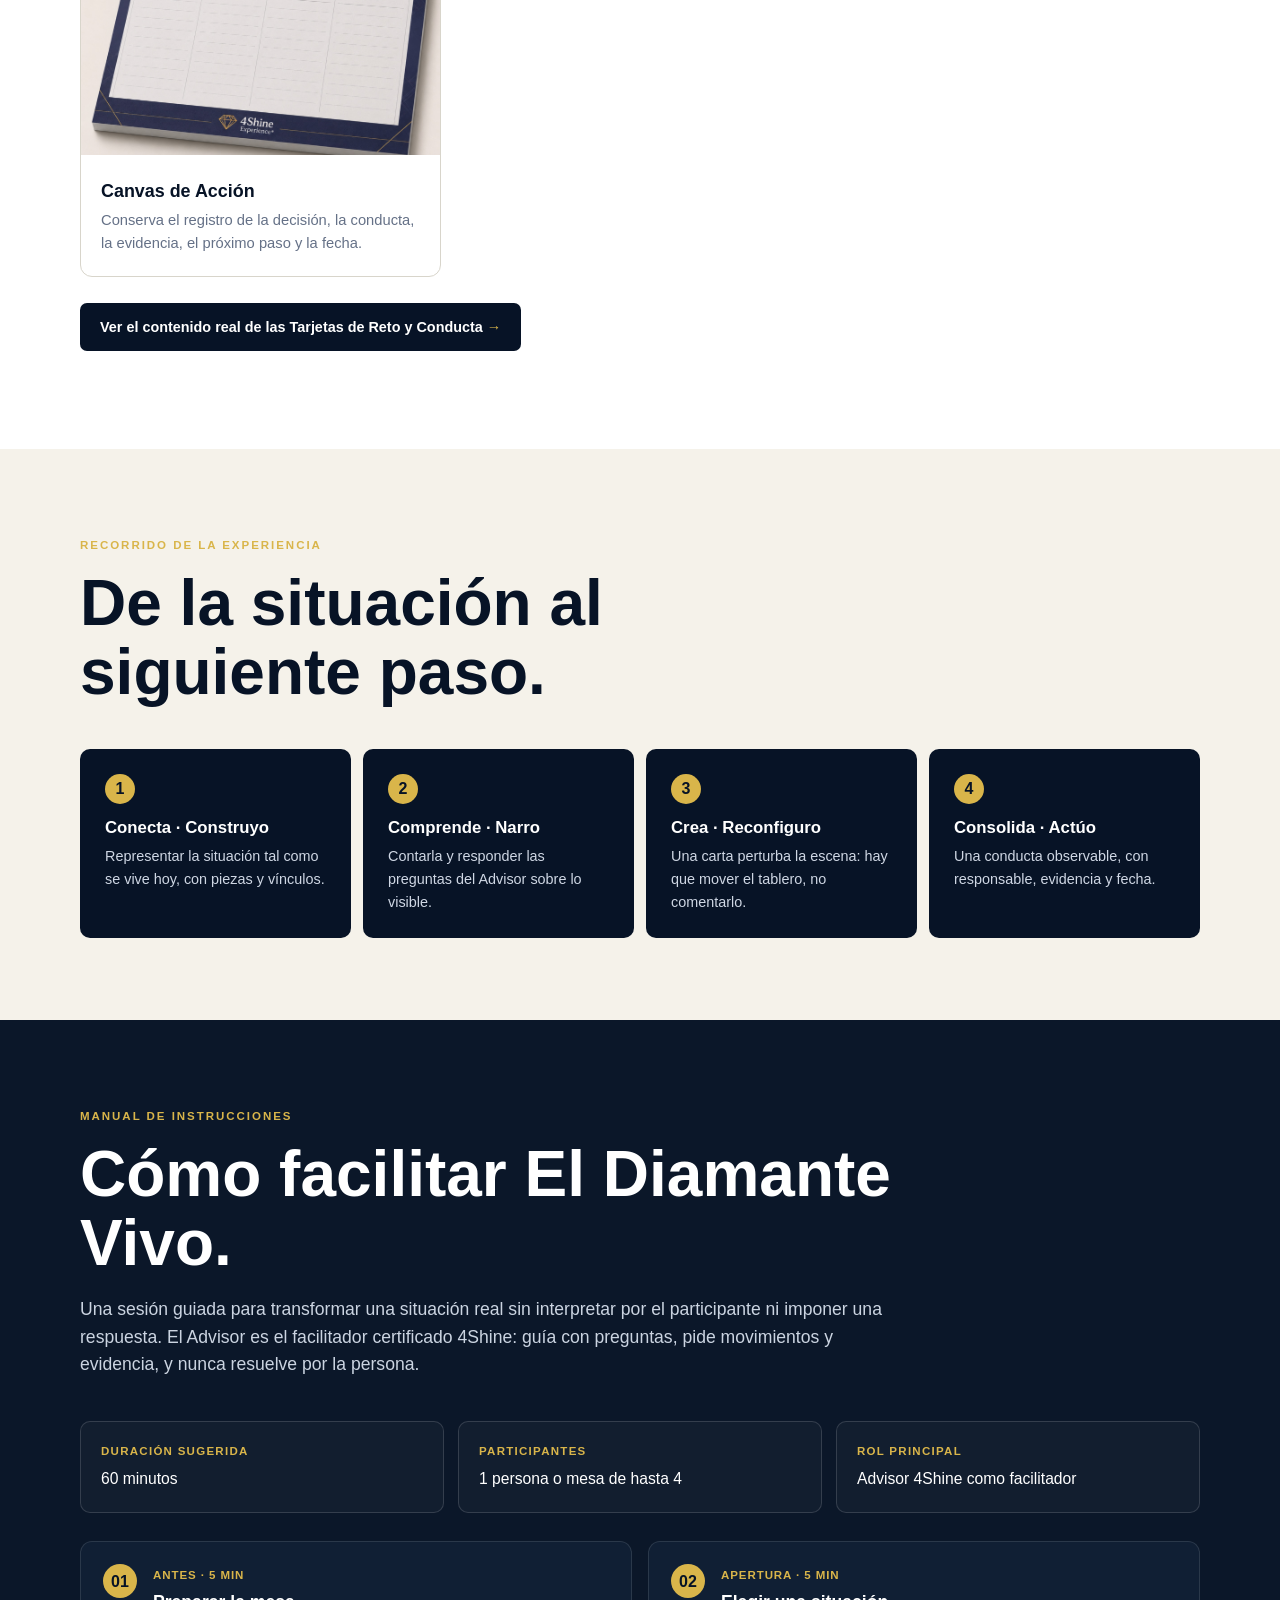
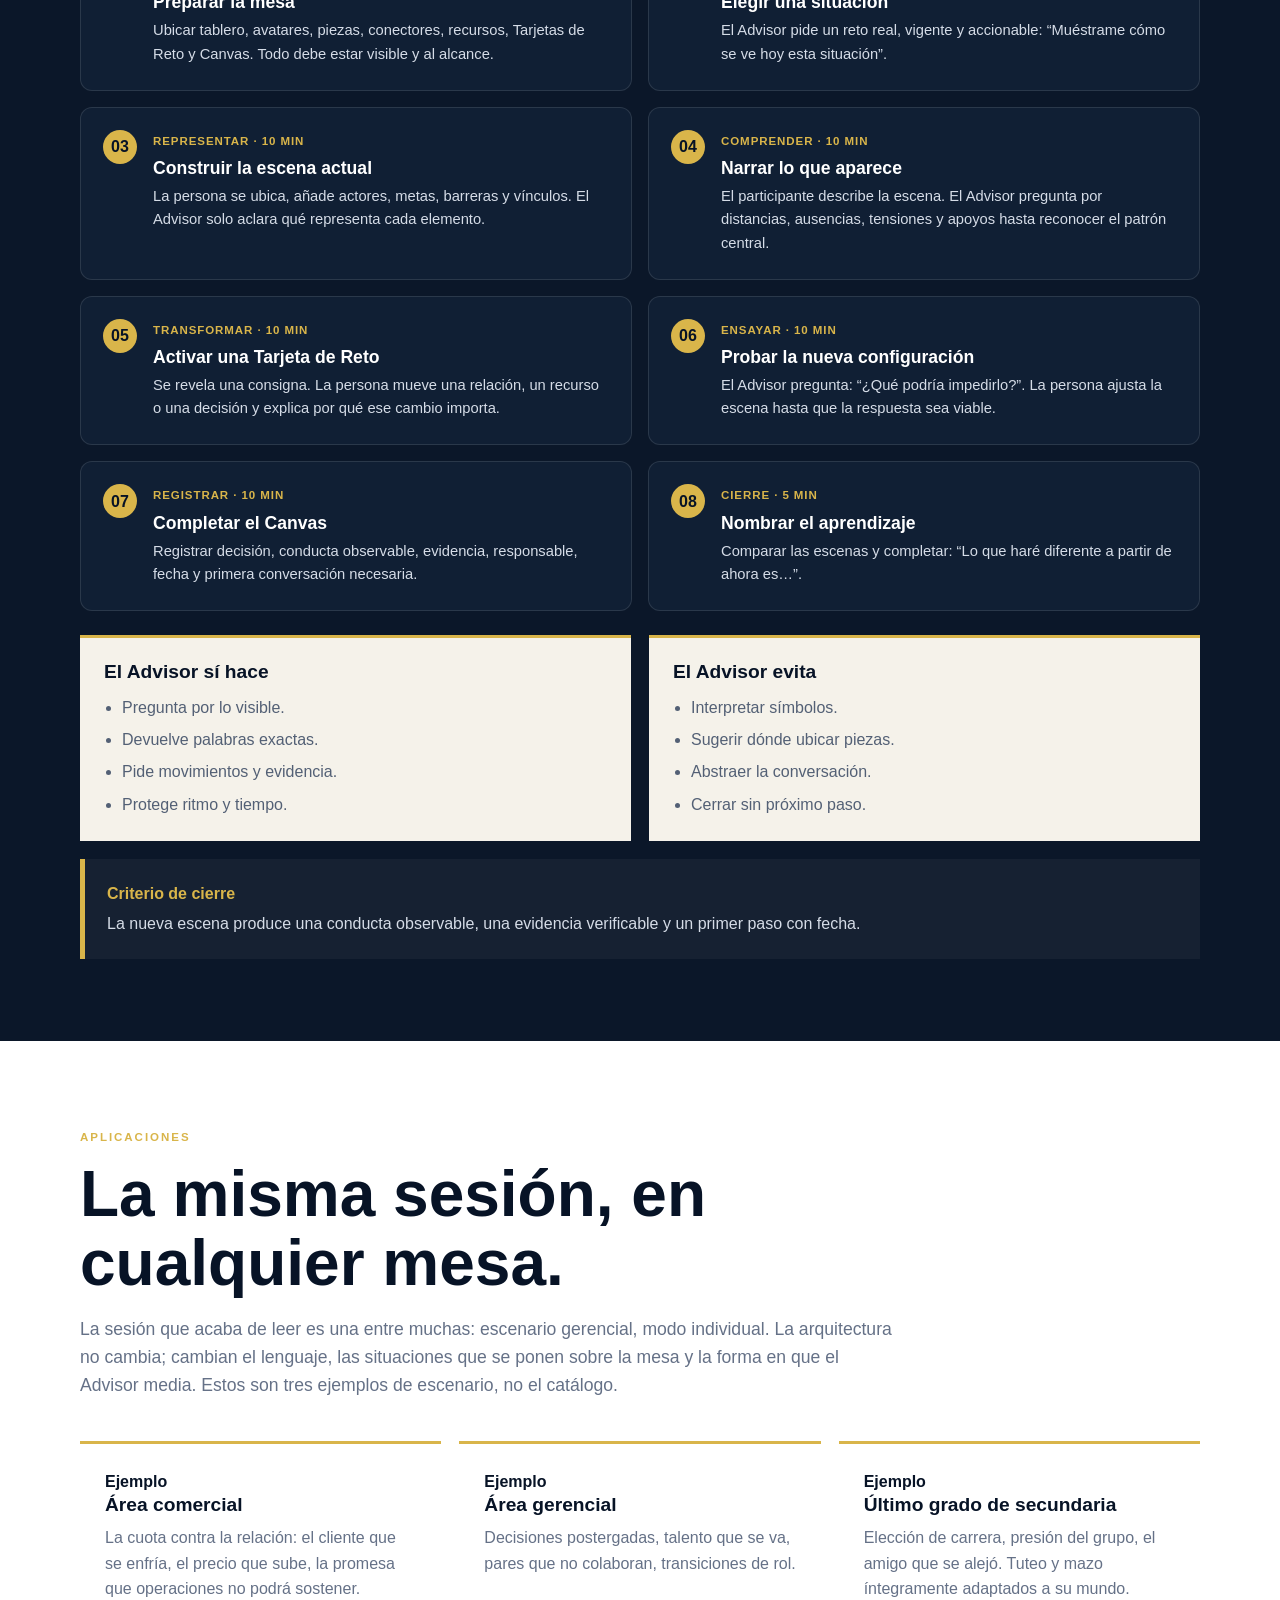
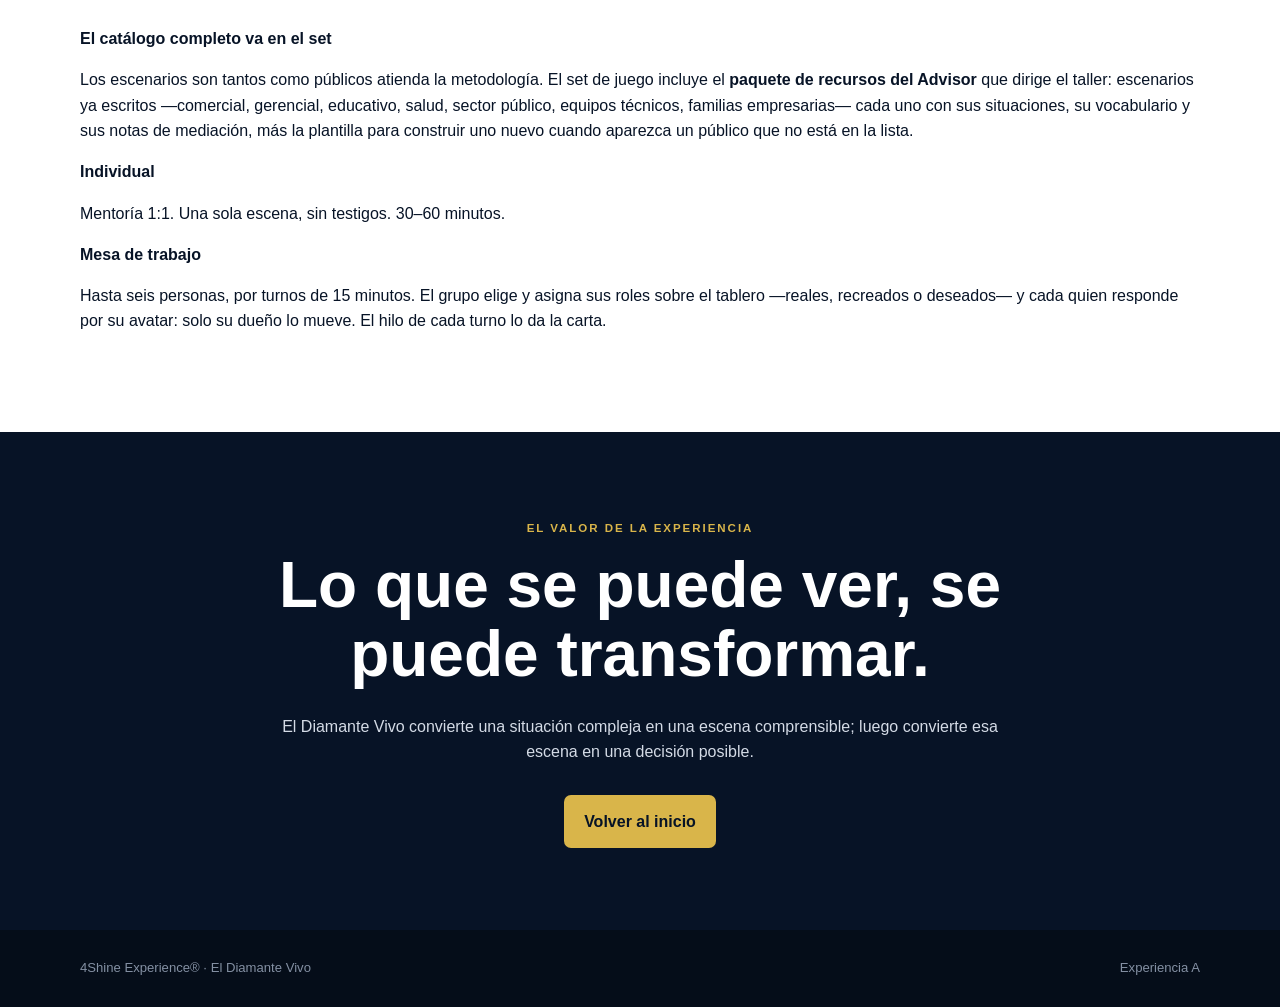
<file: public/opcion-a.html>
<!doctype html><html lang="es"><head><meta charset="utf-8"><meta name="viewport" content="width=device-width,initial-scale=1"><title>El Diamante Vivo · 4Shine Experience</title><link rel="stylesheet" href="experience.css"><link rel="stylesheet" href="manual.css"><style>.hero-img{min-width:0;overflow:hidden}.hero-img img{width:100%}</style></head><body>
<nav><div class="wrap"><a class="brand" href="index.html">4SHINE EXPERIENCE®</a><a class="navlink" href="index.html">Inicio</a><a class="navlink active" href="opcion-a.html">La sesión</a><a class="navlink" href="mazo.html">El mazo</a><a class="navlink" href="sim/diamante/" style="color:#d9b54a;border:1px solid #d9b54a66;border-radius:999px;padding:5px 13px">▶ Simulador</a></div></nav>
<header class="hero"><div class="wrap hero-grid"><div class="hero-copy"><span class="eyebrow">La sesión completa</span><h1>El Diamante Vivo</h1><p class="lead">Una experiencia para hacer visible una situación de liderazgo, descubrir qué la mantiene inmóvil y ensayar una nueva manera de actuar.</p><div class="summary"><b>En una frase:</b> la persona construye su situación, responde a un reto, transforma la escena frente a sus propios ojos y registra una decisión aplicable.</div><a href="sim/diamante/" style="display:inline-block;margin-top:22px;padding:14px 20px;border-radius:7px;background:#d9b54a;color:#071326;font-size:.9rem;font-weight:900;text-decoration:none">▶ Probar el simulador</a></div><div class="hero-img"><img src="img/a-tablero.jpg" alt="Kit completo de El Diamante Vivo con tablero oficial de cuatro cuadrantes, cartas del mazo y Canvas de Acción"></div></div></header>
<main>
<section><div class="wrap"><div class="intro"><span class="eyebrow">La historia de Laura</span><h2>Una decisión que no cabía en palabras.</h2><p>Laura, directora comercial, recibió una propuesta para liderar una nueva región. La oportunidad la entusiasma, pero lleva tres semanas sin responder. Esta es su experiencia con El Diamante Vivo.</p></div><div class="story-grid">
<article class="moment wide"><img src="img/a-tablero.jpg" alt="Laura inicia la sesión frente al tablero Diamante"><div class="moment-copy"><span class="moment-num">MOMENTO 01 · LA CONSIGNA</span><h3>“Muéstrame cómo se ve hoy esta decisión”</h3><p>El Advisor abre la experiencia con una sola pregunta. Laura reconoce el tablero Diamante —sus cuatro cuadrantes son los pilares 4Shine: Within, Out, Up y Beyond—, elige su avatar y comienza a ubicar las piezas.</p></div></article>
<article class="moment"><img src="img/a-red.jpg" alt="Escena construida sobre el tablero oficial"><div class="moment-copy"><span class="moment-num">MOMENTO 02 · LA ESCENA</span><h3>La situación toma forma</h3><p>Laura se ubica en el centro. Coloca el nuevo cargo, representa a sus aliados y marca las tensiones de su red. Cada pieza ocupa un lugar dentro del mismo tablero de cuatro cuadrantes: los pilares del framework.</p></div></article>
<article class="moment"><img src="img/a-red.jpg" alt="Actores y vínculos representados sobre el tablero"><div class="moment-copy"><span class="moment-num">MOMENTO 03 · LAS RELACIONES</span><h3>Aparece lo que estaba oculto</h3><p>Al añadir a su jefe, sus aliados y los vínculos entre ellos, Laura comprende que el cargo no es el verdadero obstáculo. “No temo a la responsabilidad; temo tener que sostenerla sola”.</p></div></article>
<article class="moment"><img src="img/a-story-debrief-unificado.jpg" alt="Conversación guiada alrededor del tablero oficial"><div class="moment-copy"><span class="moment-num">MOMENTO 04 · LA CONVERSACIÓN</span><h3>El Advisor abre nuevas preguntas</h3><p>“¿Qué representa esta barrera?”, “¿quién está demasiado lejos?”, “¿qué apoyo aún no has pedido?”. Laura narra su escena mientras el Advisor acompaña sin interpretarla por ella.</p></div></article>
<article class="moment"><img src="img/a-story-reto-unificado.jpg" alt="Tarjeta de reto junto al tablero oficial"><div class="moment-copy"><span class="moment-num">MOMENTO 05 · EL RETO</span><h3>Una tarjeta cambia la escena</h3><p>Laura toma una tarjeta de Reto: “¿Qué tendría que moverse para que esta decisión fuera sostenible?”. La consigna introduce una nueva condición; ella acerca a dos aliados, cambia un vínculo y retira la barrera.</p></div></article>
<article class="moment"><img src="img/a-recurso.jpg" alt="Activación de un recurso sobre el tablero"><div class="moment-copy"><span class="moment-num">MOMENTO 06 · EL RECURSO</span><h3>El apoyo se vuelve concreto</h3><p>Laura identifica una conversación pendiente y una persona capaz de respaldarla. El recurso deja de ser una idea general: tiene nombre, relación y próximo paso.</p></div></article>
<article class="moment"><img src="img/a-legado.jpg" alt="Registro de la decisión en el Canvas de Acción"><div class="moment-copy"><span class="moment-num">MOMENTO 07 · EL REGISTRO</span><h3>Del movimiento al Canvas de Acción</h3><p>Laura registra la decisión, la conducta observable, la evidencia esperada, el próximo paso y la fecha. El Canvas conserva el aprendizaje y permite retomarlo en la siguiente sesión.</p></div></article>
</div></div></section>
<section class="alt"><div class="wrap"><div class="intro"><span class="eyebrow">El sistema físico</span><h2>Todo lo necesario para hacer visible una situación.</h2><p>Los elementos comparten un mismo lenguaje visual y permiten representar personas, relaciones, obstáculos, recursos y decisiones.</p></div><div class="kit">
<article class="kit-card"><img src="img/a-tablero.jpg" alt="Tablero Diamante oficial"><div><h3>Tablero Diamante</h3><p>Una única superficie: los cuatro cuadrantes son los pilares del framework y los anillos van del pilar a la conducta observable.</p></div></article><article class="kit-card"><img src="img/kit-avatares.jpg" alt="Avatares"><div><h3>Avatares</h3><p>Representan a la persona y a los actores de su entorno.</p></div></article><article class="kit-card"><img src="img/kit-piezas.jpg" alt="Piezas simbólicas"><div><h3>Piezas simbólicas</h3><p>Dan forma a metas, barreras, estructuras y posibilidades.</p></div></article><article class="kit-card"><img src="img/kit-conectores.jpg" alt="Conectores"><div><h3>Conectores</h3><p>Hacen visibles cercanía, tensión, acuerdos y rupturas.</p></div></article><article class="kit-card"><img src="img/kit-recurso.jpg" alt="Recursos"><div><h3>Recursos</h3><p>Señalan apoyos, fortalezas y palancas disponibles.</p></div></article><article class="kit-card"><img src="img/kit-cartas-reto.jpg" alt="El mazo"><div><h3>El mazo · 96 cartas de dos caras</h3><p>Recto: un Reto que perturba la escena y exige moverla. Reverso: la conducta observable que ese reto entrena. <a href="mazo.html" style="color:#8c6e15">Ver el mazo →</a></p></div></article><article class="kit-card"><img src="img/kit-canvas.jpg" alt="Canvas de Acción"><div><h3>Canvas de Acción</h3><p>Conserva el registro de la decisión, la conducta, la evidencia, el próximo paso y la fecha.</p></div></article>
</div><p style="margin-top:26px"><a href="cartas.html" style="display:inline-block;padding:13px 20px;border-radius:7px;background:#071326;color:white;font-weight:900;text-decoration:none;font-size:.9rem">Ver el contenido real de las Tarjetas de Reto y Conducta <span style="color:#d9b54a">→</span></a></p></div></section>
<section><div class="wrap"><div class="intro"><span class="eyebrow">Recorrido de la experiencia</span><h2>De la situación al siguiente paso.</h2></div><div class="route"><div><h3>Conecta · Construyo</h3><p>Representar la situación tal como se vive hoy, con piezas y vínculos.</p></div><div><h3>Comprende · Narro</h3><p>Contarla y responder las preguntas del Advisor sobre lo visible.</p></div><div><h3>Crea · Reconfiguro</h3><p>Una carta perturba la escena: hay que mover el tablero, no comentarlo.</p></div><div><h3>Consolida · Actúo</h3><p>Una conducta observable, con responsable, evidencia y fecha.</p></div></div></div></section>
<section class="manual-section"><div class="wrap"><div class="intro"><span class="eyebrow">Manual de instrucciones</span><h2>Cómo facilitar El Diamante Vivo.</h2><p>Una sesión guiada para transformar una situación real sin interpretar por el participante ni imponer una respuesta. El Advisor es el facilitador certificado 4Shine: guía con preguntas, pide movimientos y evidencia, y nunca resuelve por la persona.</p></div><div class="manual-meta"><div><b>Duración sugerida</b><span>60 minutos</span></div><div><b>Participantes</b><span>1 persona o mesa de hasta 4</span></div><div><b>Rol principal</b><span>Advisor 4Shine como facilitador</span></div></div><div class="manual-steps"><article class="manual-step"><span class="time">ANTES · 5 MIN</span><h3>Preparar la mesa</h3><p>Ubicar tablero, avatares, piezas, conectores, recursos, Tarjetas de Reto y Canvas. Todo debe estar visible y al alcance.</p></article><article class="manual-step"><span class="time">APERTURA · 5 MIN</span><h3>Elegir una situación</h3><p>El Advisor pide un reto real, vigente y accionable: “Muéstrame cómo se ve hoy esta situación”.</p></article><article class="manual-step"><span class="time">REPRESENTAR · 10 MIN</span><h3>Construir la escena actual</h3><p>La persona se ubica, añade actores, metas, barreras y vínculos. El Advisor solo aclara qué representa cada elemento.</p></article><article class="manual-step"><span class="time">COMPRENDER · 10 MIN</span><h3>Narrar lo que aparece</h3><p>El participante describe la escena. El Advisor pregunta por distancias, ausencias, tensiones y apoyos hasta reconocer el patrón central.</p></article><article class="manual-step"><span class="time">TRANSFORMAR · 10 MIN</span><h3>Activar una Tarjeta de Reto</h3><p>Se revela una consigna. La persona mueve una relación, un recurso o una decisión y explica por qué ese cambio importa.</p></article><article class="manual-step"><span class="time">ENSAYAR · 10 MIN</span><h3>Probar la nueva configuración</h3><p>El Advisor pregunta: “¿Qué podría impedirlo?”. La persona ajusta la escena hasta que la respuesta sea viable.</p></article><article class="manual-step"><span class="time">REGISTRAR · 10 MIN</span><h3>Completar el Canvas</h3><p>Registrar decisión, conducta observable, evidencia, responsable, fecha y primera conversación necesaria.</p></article><article class="manual-step"><span class="time">CIERRE · 5 MIN</span><h3>Nombrar el aprendizaje</h3><p>Comparar las escenas y completar: “Lo que haré diferente a partir de ahora es…”.</p></article></div><div class="manual-guides"><div class="manual-guide"><h3>El Advisor sí hace</h3><ul><li>Pregunta por lo visible.</li><li>Devuelve palabras exactas.</li><li>Pide movimientos y evidencia.</li><li>Protege ritmo y tiempo.</li></ul></div><div class="manual-guide"><h3>El Advisor evita</h3><ul><li>Interpretar símbolos.</li><li>Sugerir dónde ubicar piezas.</li><li>Abstraer la conversación.</li><li>Cerrar sin próximo paso.</li></ul></div></div><div class="manual-close"><strong>Criterio de cierre</strong><p>La nueva escena produce una conducta observable, una evidencia verificable y un primer paso con fecha.</p></div></div></section>
<section class="alt"><div class="wrap"><div class="intro"><span class="eyebrow">Aplicaciones</span>
<h2>La misma sesión, en cualquier mesa.</h2>
<p>La sesión que acaba de leer es una entre muchas: escenario gerencial, modo individual. La arquitectura no cambia; cambian el lenguaje, las situaciones que se ponen sobre la mesa y la forma en que el Advisor media. Estos son tres ejemplos de escenario, no el catálogo.</p></div>
<div class="formats">
<div class="format"><b class="fmt-ej">Ejemplo</b><h3>Área comercial</h3><p>La cuota contra la relación: el cliente que se enfría, el precio que sube, la promesa que operaciones no podrá sostener.</p></div>
<div class="format"><b class="fmt-ej">Ejemplo</b><h3>Área gerencial</h3><p>Decisiones postergadas, talento que se va, pares que no colaboran, transiciones de rol.</p></div>
<div class="format"><b class="fmt-ej">Ejemplo</b><h3>Último grado de secundaria</h3><p>Elección de carrera, presión del grupo, el amigo que se alejó. Tuteo y mazo íntegramente adaptados a su mundo.</p></div>
</div>
<div class="paquete-a"><b>El catálogo completo va en el set</b>
  <p>Los escenarios son tantos como públicos atienda la metodología. El set de juego incluye el <b>paquete de recursos del Advisor</b> que dirige el taller: escenarios ya escritos —comercial, gerencial, educativo, salud, sector público, equipos técnicos, familias empresarias— cada uno con sus situaciones, su vocabulario y sus notas de mediación, más la plantilla para construir uno nuevo cuando aparezca un público que no está en la lista.</p></div>

<div class="modos-a">
  <div><b>Individual</b><p>Mentoría 1:1. Una sola escena, sin testigos. 30–60 minutos.</p></div>
  <div><b>Mesa de trabajo</b><p>Hasta seis personas, por turnos de 15 minutos. El grupo elige y asigna sus roles sobre el tablero —reales, recreados o deseados— y cada quien responde por su avatar: solo su dueño lo mueve. El hilo de cada turno lo da la carta.</p></div>
</div>
</div></section>

<section class="final"><div class="wrap"><span class="eyebrow">El valor de la experiencia</span><h2>Lo que se puede ver, se puede transformar.</h2><p>El Diamante Vivo convierte una situación compleja en una escena comprensible; luego convierte esa escena en una decisión posible.</p><a class="back" href="index.html">Volver al inicio</a></div></section>
</main><footer><div class="wrap footer-row"><span>4Shine Experience® · El Diamante Vivo</span><span>Experiencia A</span></div></footer></body></html>
</file>
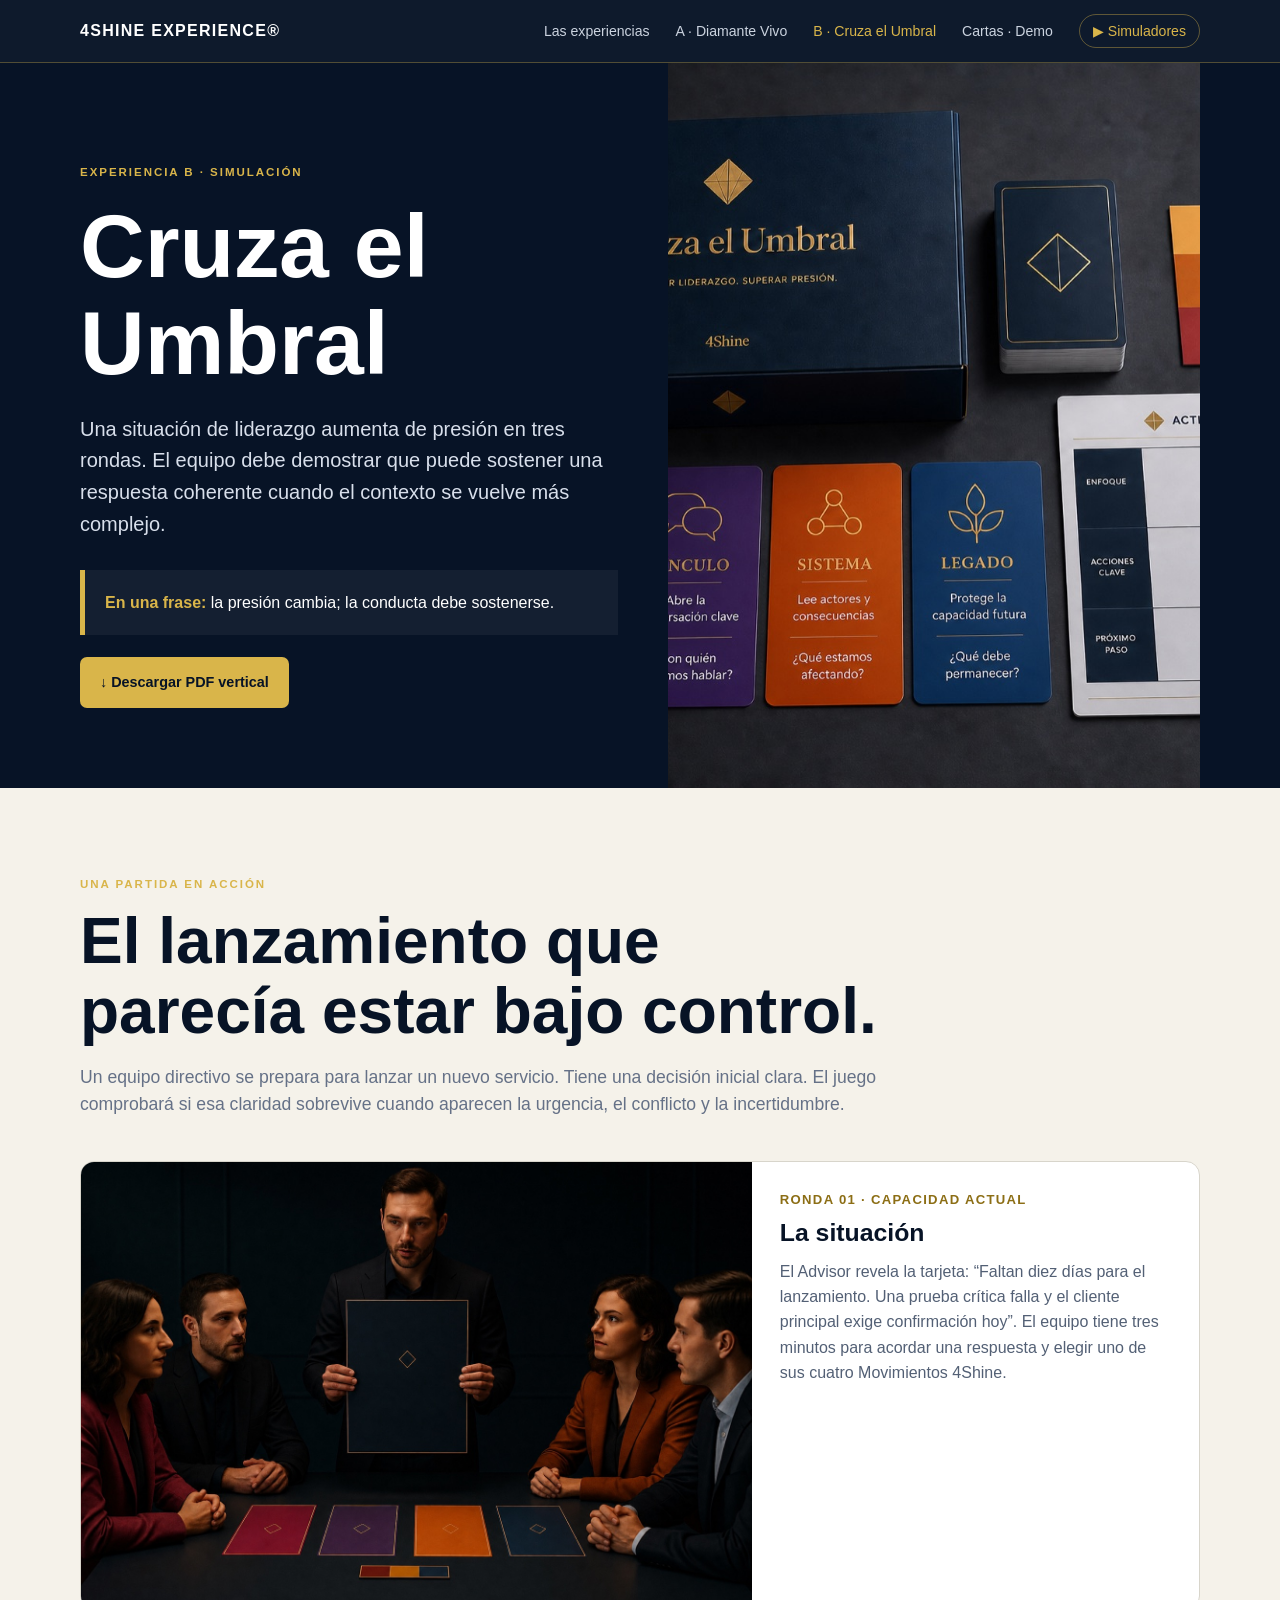
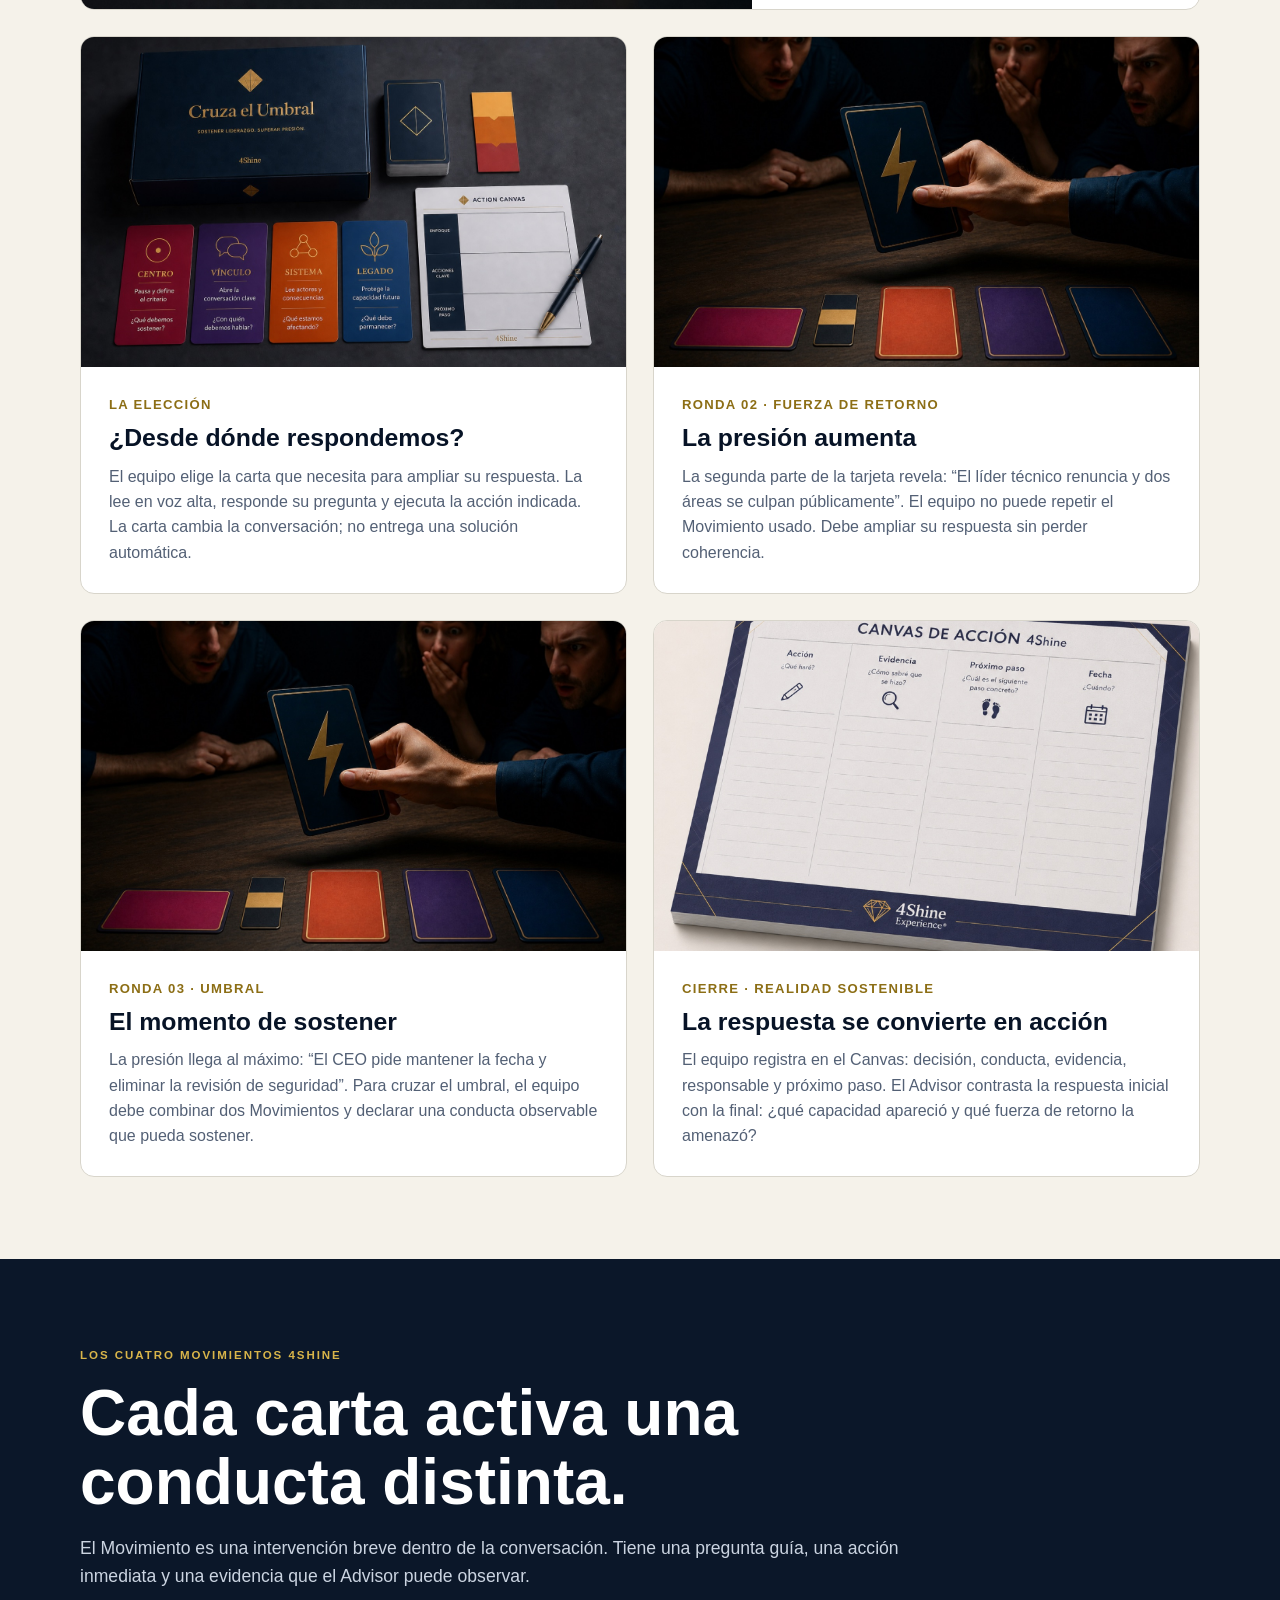
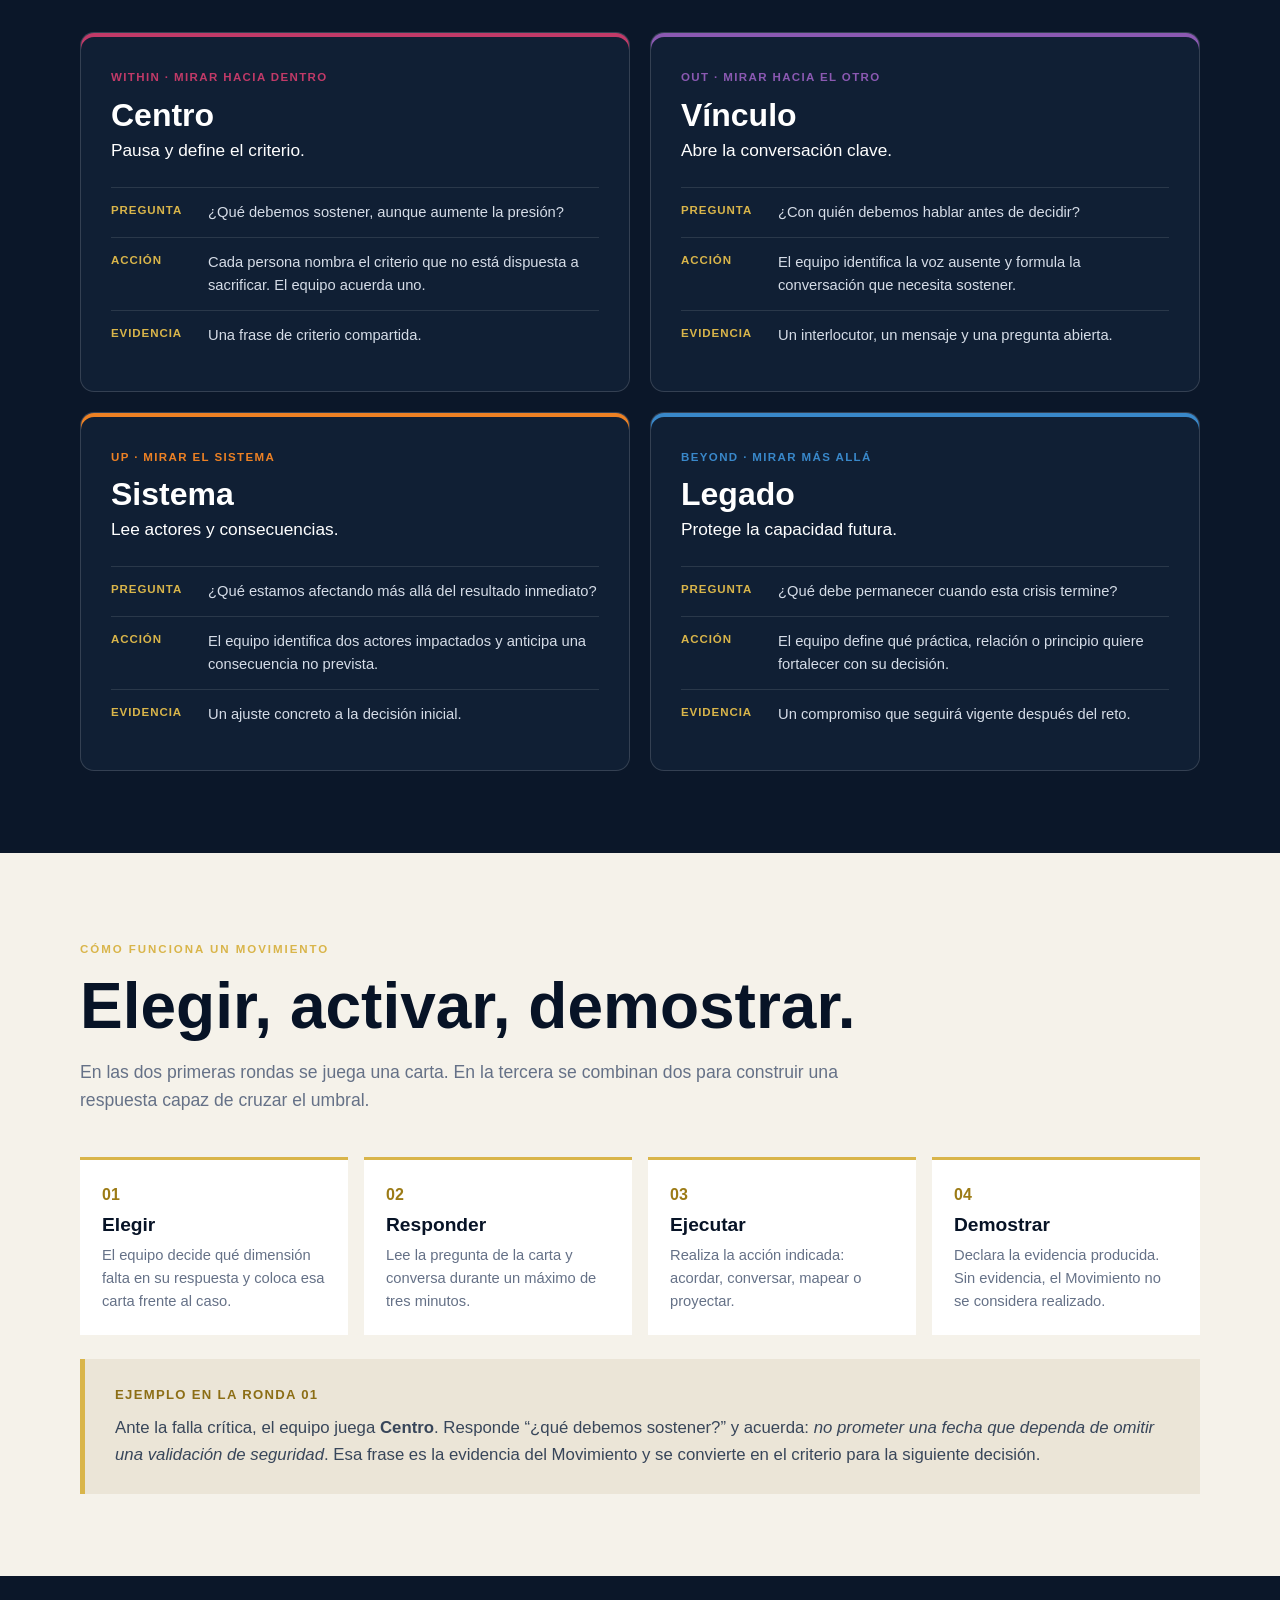
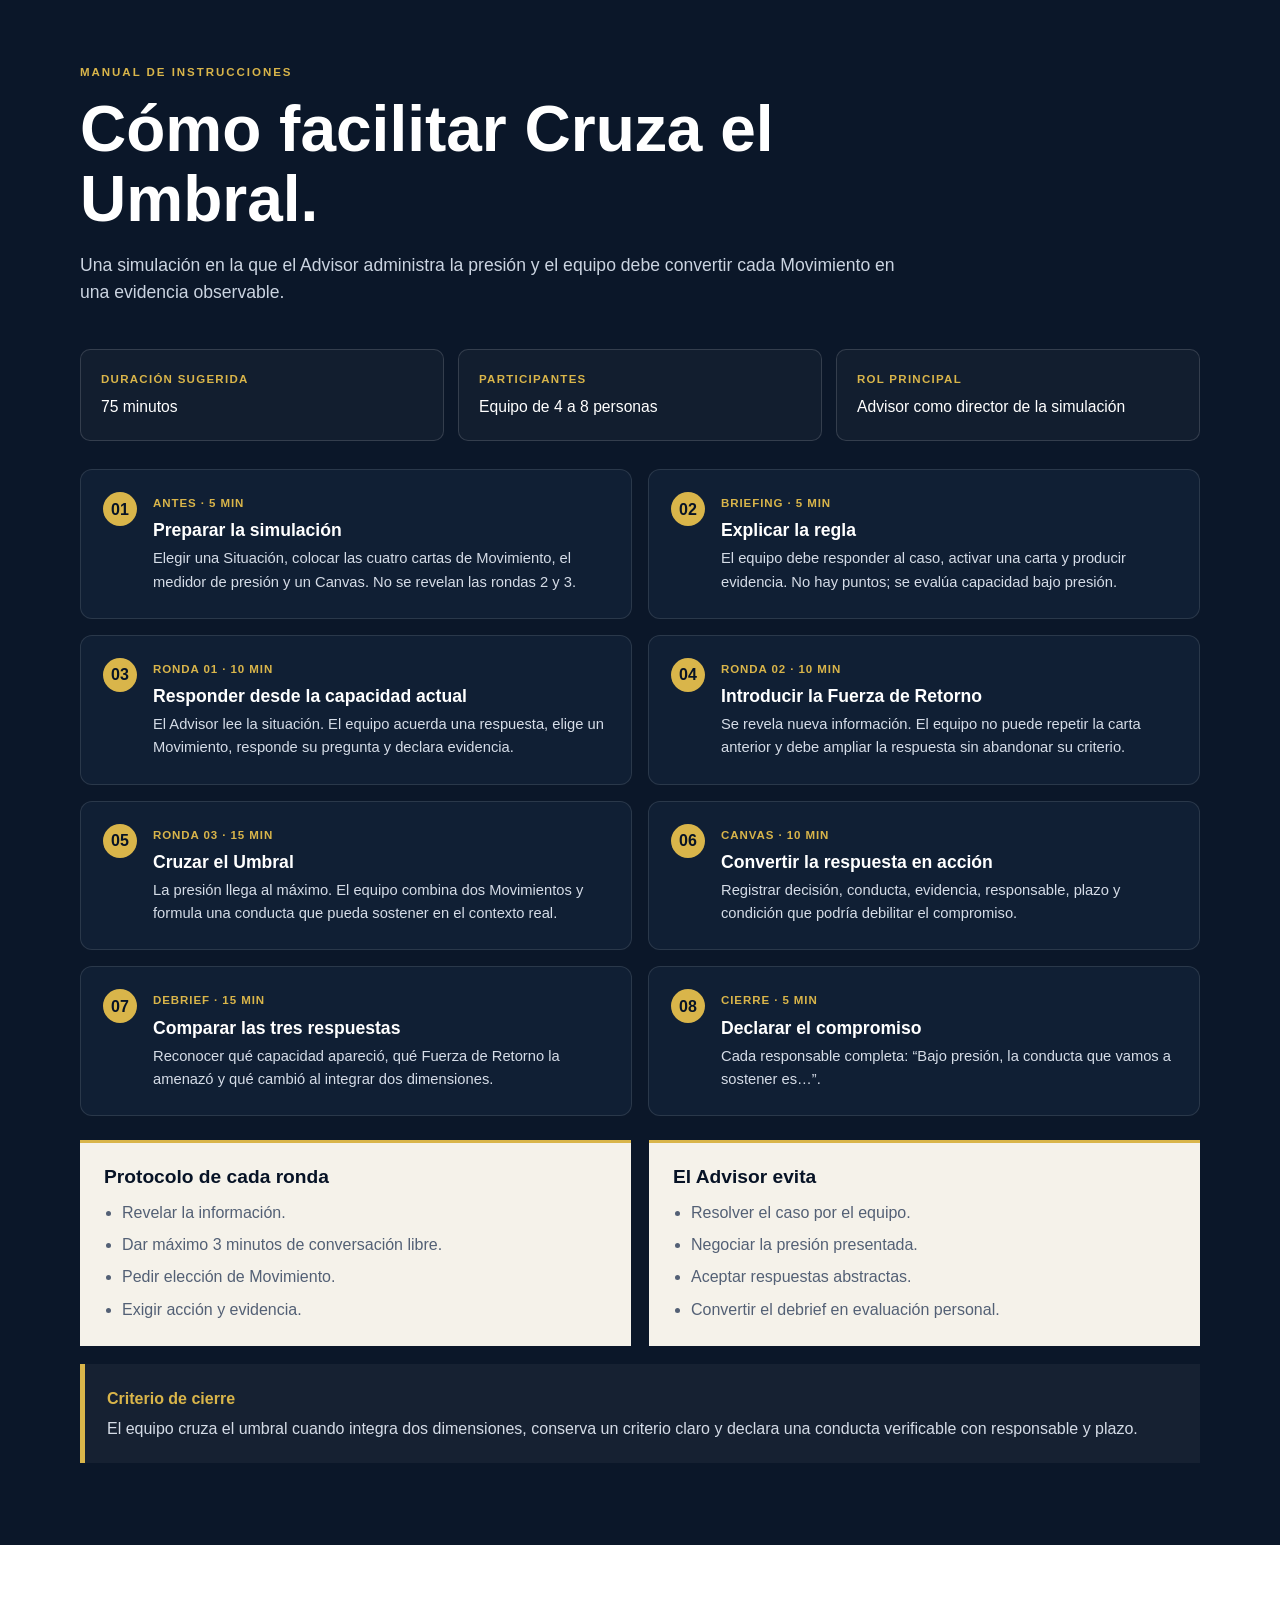
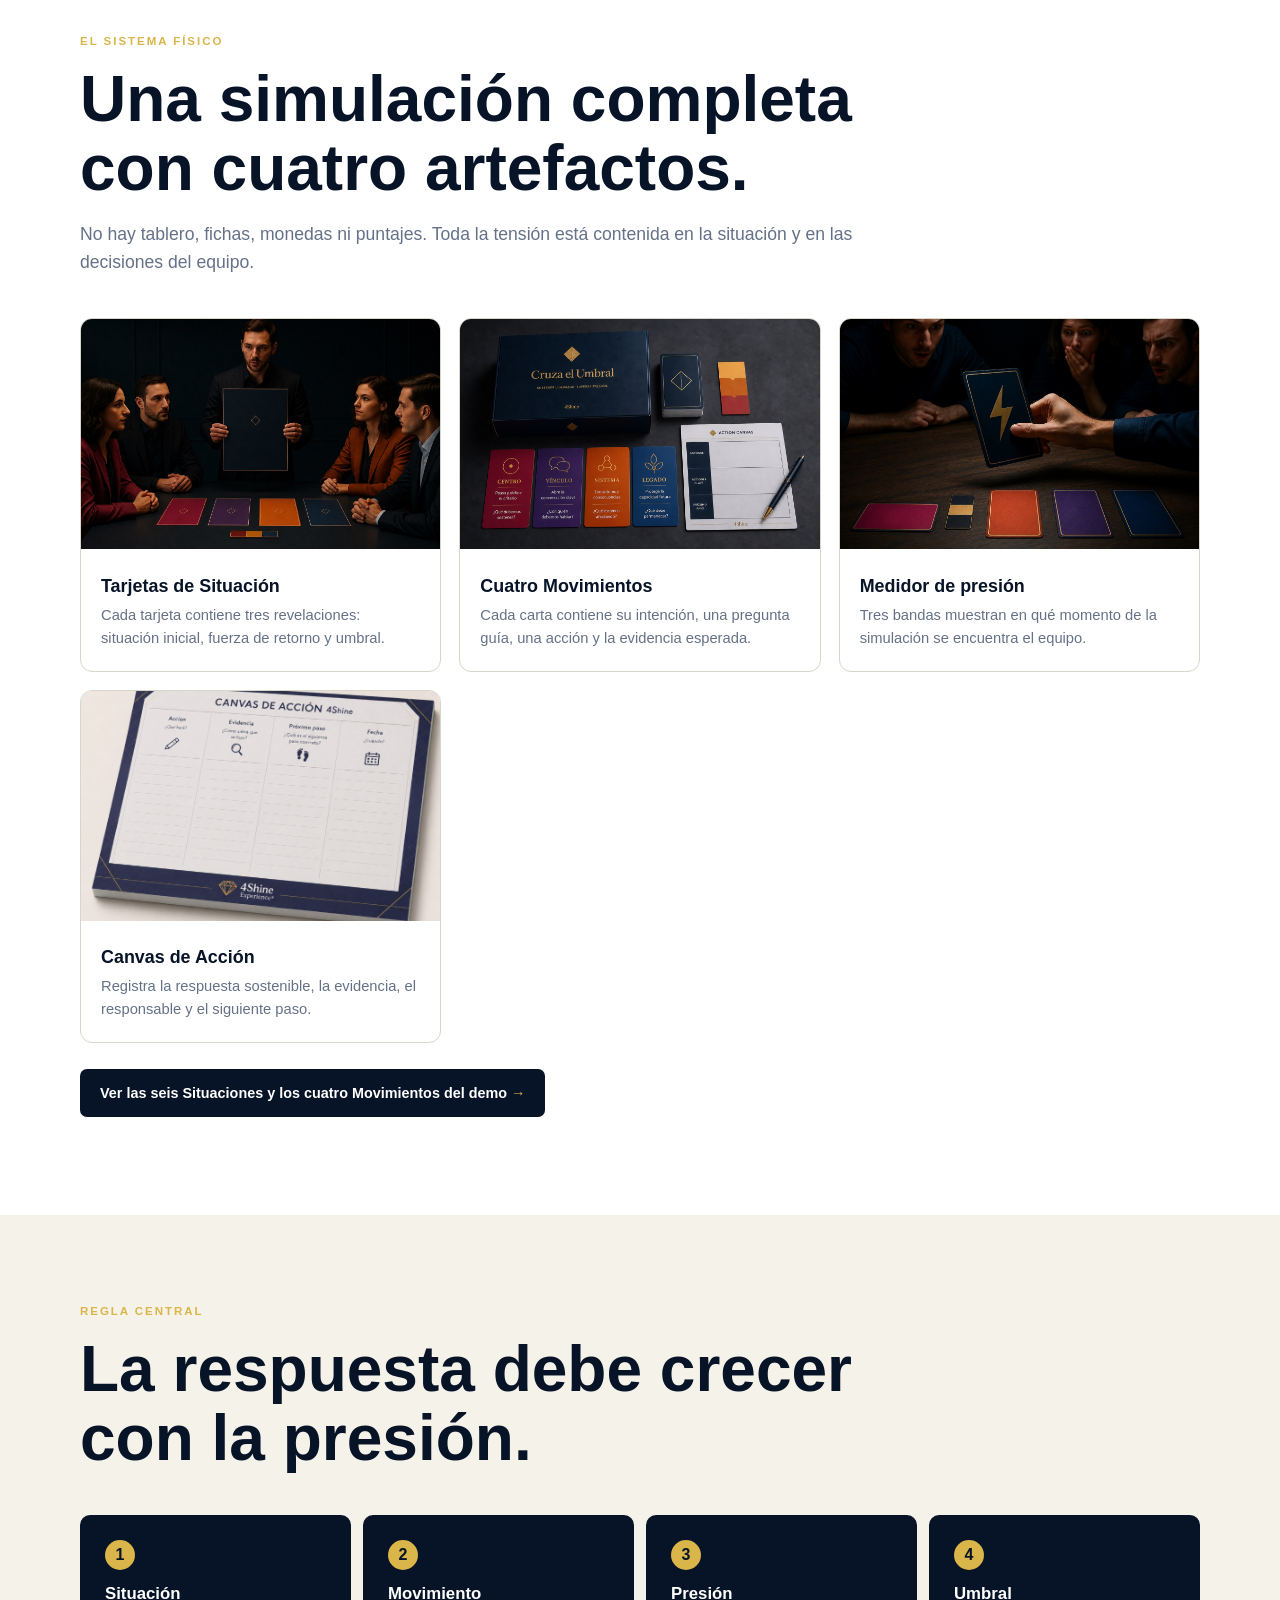
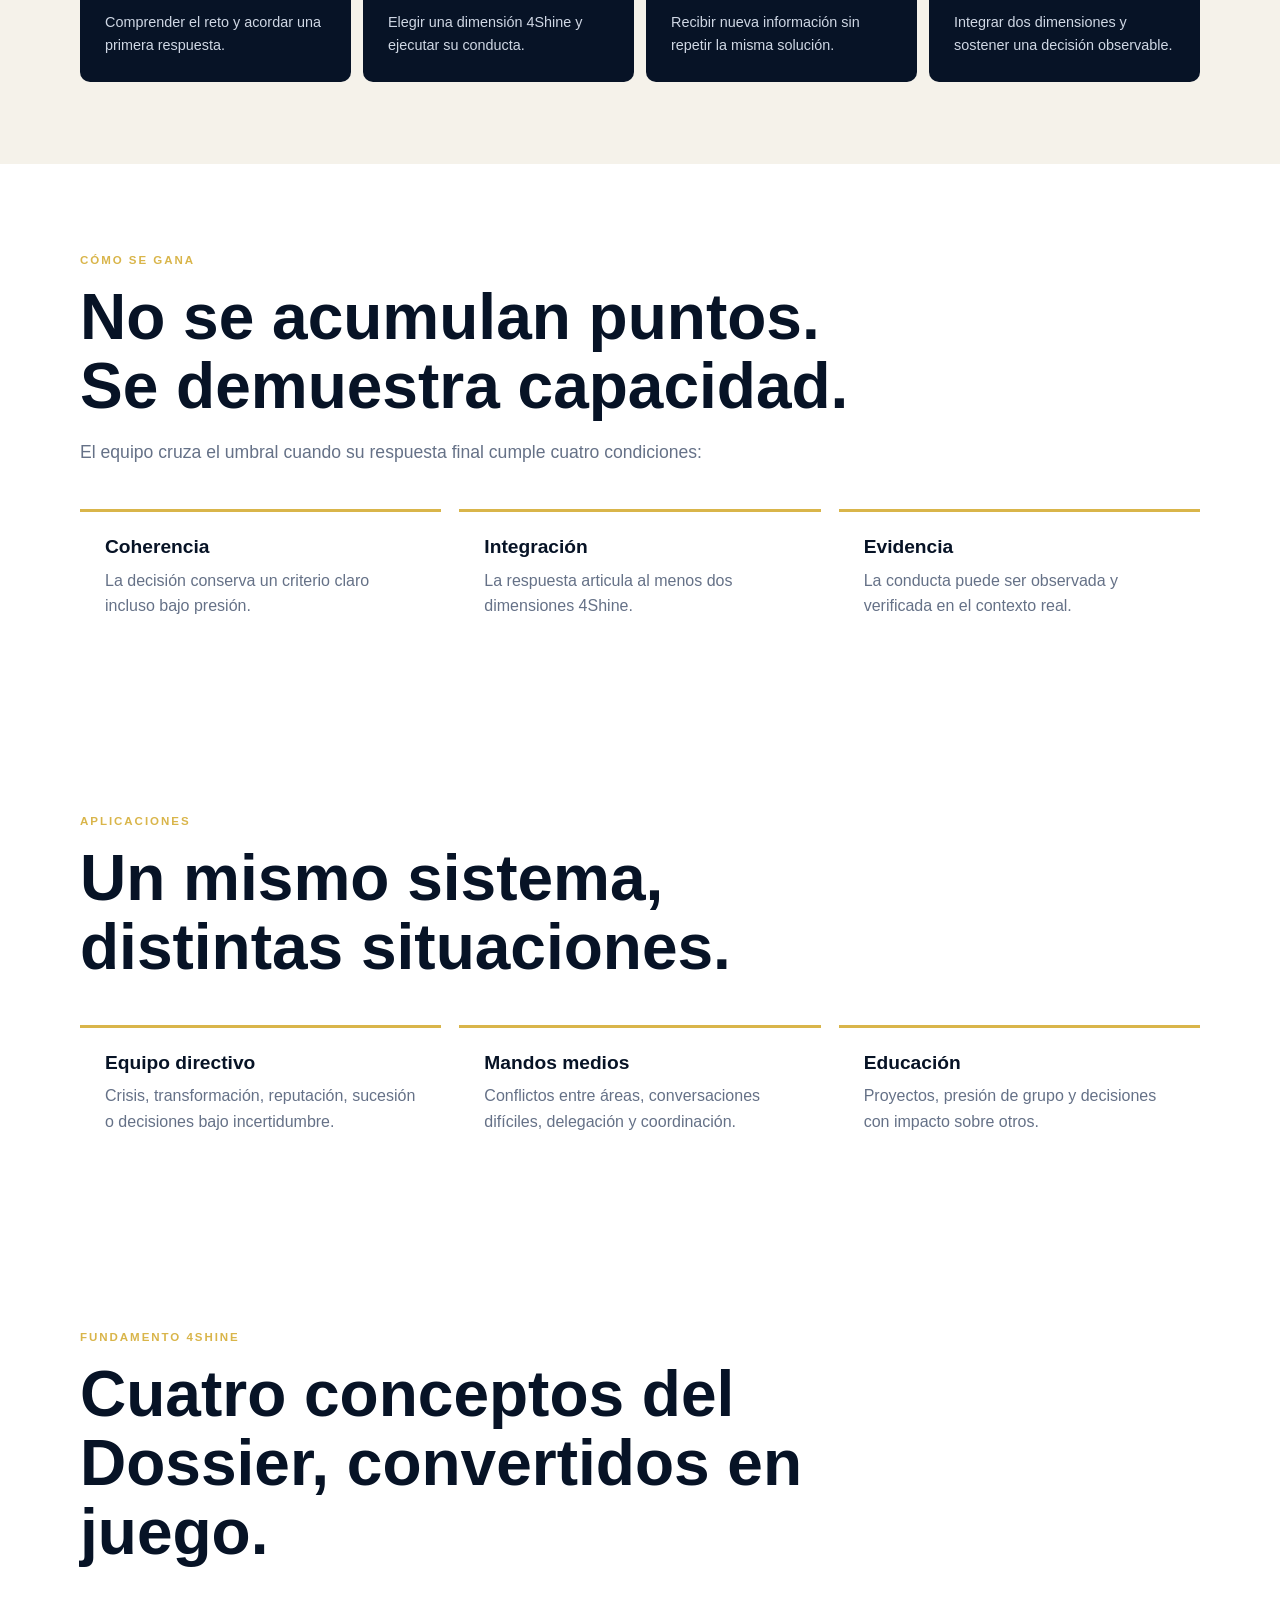
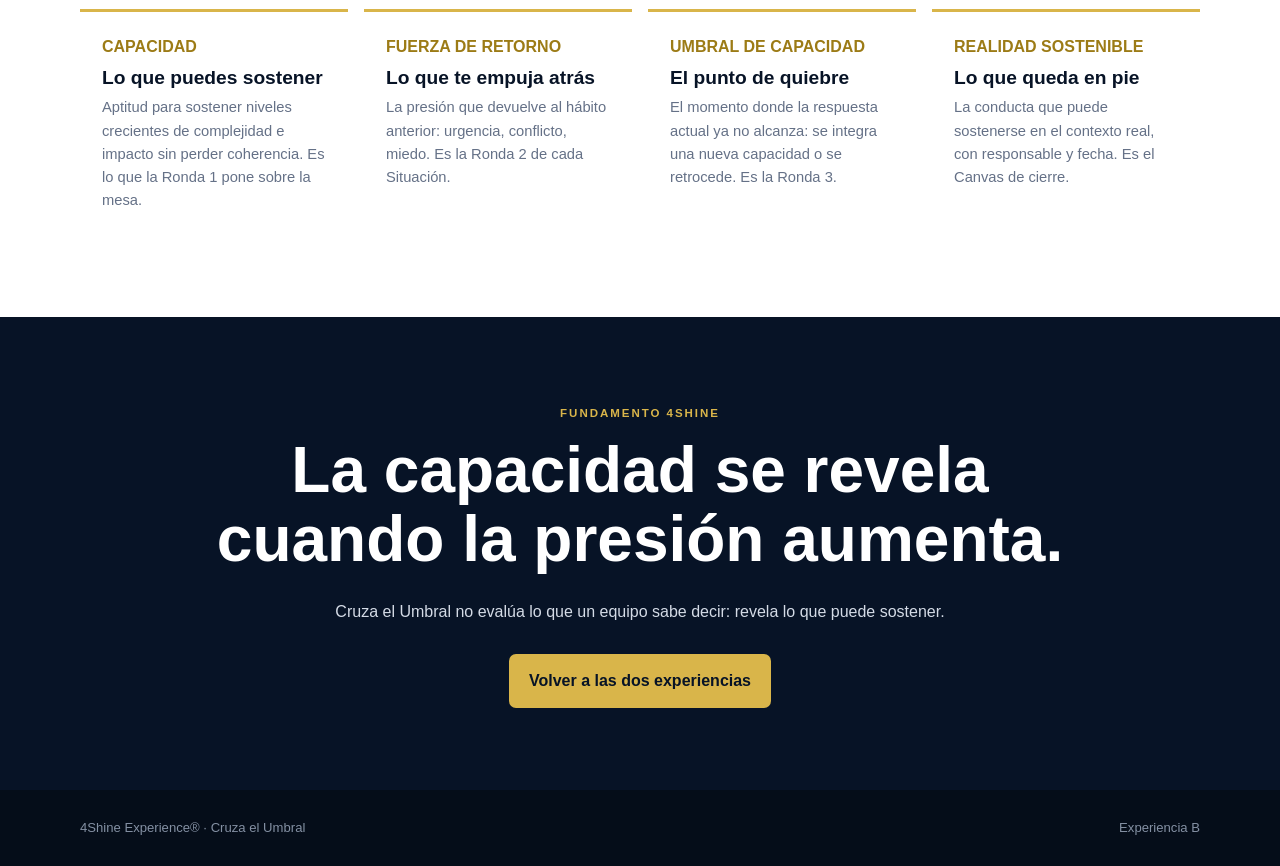
<file: public/opcion-c.html>
<!doctype html><html lang="es"><head><meta charset="utf-8"><meta name="viewport" content="width=device-width,initial-scale=1"><title>Cruza el Umbral · 4Shine Experience</title><link rel="stylesheet" href="experience.css"><style>.hero-img{min-width:0;overflow:hidden}.hero-img img{width:100%}.moves-section{background:#0b1729;color:white}.moves-section .intro p{color:#cbd4e1}.move-cards{display:grid;grid-template-columns:repeat(2,1fr);gap:20px}.move-card{padding:30px;border:1px solid #ffffff26;border-radius:14px;background:#101f34;box-shadow:inset 0 4px 0 var(--move)}.move-card.centro{--move:#c13a68}.move-card.vinculo{--move:#8b59b2}.move-card.sistema{--move:#ed8124}.move-card.legado{--move:#3988ca}.move-origin{color:var(--move);font-size:.72rem;font-weight:900;letter-spacing:.12em}.move-card h3{font-size:2rem;margin:9px 0 5px}.move-intent{font-size:1.08rem;color:white;margin:0 0 22px}.move-card dl,.move-card dd{margin:0}.move-card dl div{border-top:1px solid #ffffff1c;padding:13px 0;display:grid;grid-template-columns:85px 1fr;gap:12px}.move-card dt{color:var(--gold);font-size:.72rem;font-weight:900;letter-spacing:.08em;text-transform:uppercase}.move-card dd{color:#d5dce7;font-size:.92rem}.move-flow{display:grid;grid-template-columns:repeat(4,1fr);gap:16px}.move-flow div{border-top:3px solid var(--gold);padding:22px;background:white}.move-flow span{color:#9c7b16;font-weight:900}.move-flow h3{margin:8px 0;font-size:1.2rem}.move-flow p{margin:0;color:var(--muted);font-size:.92rem}.movement-example{margin-top:24px;padding:26px 30px;border-left:5px solid var(--gold);background:#ebe5d7}.movement-example p{font-size:1.05rem;margin:6px 0 0;color:#38465a}@media(max-width:820px){.move-cards,.move-flow{grid-template-columns:1fr}.move-card dl div{grid-template-columns:1fr}}</style></head><body>
<link rel="stylesheet" href="manual.css"><nav><div class="wrap"><a class="brand" href="index.html">4SHINE EXPERIENCE®</a><a class="navlink" href="index.html">Las experiencias</a><a class="navlink" href="opcion-a.html">A · Diamante Vivo</a><a class="navlink active" href="opcion-c.html">B · Cruza el Umbral</a><a class="navlink" href="cartas.html">Cartas · Demo</a><a class="navlink" href="sim/" style="color:#d9b54a;border:1px solid #d9b54a66;border-radius:999px;padding:5px 13px">▶ Simuladores</a></div></nav>
<header class="hero"><div class="wrap hero-grid"><div class="hero-copy"><span class="eyebrow">Experiencia B · Simulación</span><h1>Cruza el Umbral</h1><p class="lead">Una situación de liderazgo aumenta de presión en tres rondas. El equipo debe demostrar que puede sostener una respuesta coherente cuando el contexto se vuelve más complejo.</p><div class="summary"><b>En una frase:</b> la presión cambia; la conducta debe sostenerse.</div><a href="../output/pdf/cruza-el-umbral-4shine.pdf" download style="display:inline-block;margin-top:22px;padding:14px 20px;border-radius:7px;background:#d9b54a;color:#071326;font-size:.9rem;font-weight:900;text-decoration:none">↓ Descargar PDF vertical</a></div><div class="hero-img"><img src="img/umbral-kit-contenido.jpg" alt="Kit Cruza el Umbral con las cuatro cartas de Movimiento"></div></div></header>
<main>
<section><div class="wrap"><div class="intro"><span class="eyebrow">Una partida en acción</span><h2>El lanzamiento que parecía estar bajo control.</h2><p>Un equipo directivo se prepara para lanzar un nuevo servicio. Tiene una decisión inicial clara. El juego comprobará si esa claridad sobrevive cuando aparecen la urgencia, el conflicto y la incertidumbre.</p></div><div class="story-grid">
<article class="moment wide"><img src="img/umbral-situacion.jpg" alt="Advisor presentando la situación inicial"><div class="moment-copy"><span class="moment-num">RONDA 01 · CAPACIDAD ACTUAL</span><h3>La situación</h3><p>El Advisor revela la tarjeta: “Faltan diez días para el lanzamiento. Una prueba crítica falla y el cliente principal exige confirmación hoy”. El equipo tiene tres minutos para acordar una respuesta y elegir uno de sus cuatro Movimientos 4Shine.</p></div></article>
<article class="moment"><img src="img/umbral-kit-contenido.jpg" alt="Cuatro movimientos disponibles con su pregunta guía"><div class="moment-copy"><span class="moment-num">LA ELECCIÓN</span><h3>¿Desde dónde respondemos?</h3><p>El equipo elige la carta que necesita para ampliar su respuesta. La lee en voz alta, responde su pregunta y ejecuta la acción indicada. La carta cambia la conversación; no entrega una solución automática.</p></div></article>
<article class="moment"><img src="img/umbral-presion.jpg" alt="Aumento de presión durante la simulación"><div class="moment-copy"><span class="moment-num">RONDA 02 · FUERZA DE RETORNO</span><h3>La presión aumenta</h3><p>La segunda parte de la tarjeta revela: “El líder técnico renuncia y dos áreas se culpan públicamente”. El equipo no puede repetir el Movimiento usado. Debe ampliar su respuesta sin perder coherencia.</p></div></article>
<article class="moment"><img src="img/umbral-presion.jpg" alt="El equipo enfrenta el umbral de capacidad"><div class="moment-copy"><span class="moment-num">RONDA 03 · UMBRAL</span><h3>El momento de sostener</h3><p>La presión llega al máximo: “El CEO pide mantener la fecha y eliminar la revisión de seguridad”. Para cruzar el umbral, el equipo debe combinar dos Movimientos y declarar una conducta observable que pueda sostener.</p></div></article>
<article class="moment"><img src="img/kit-canvas.jpg" alt="Registro de la respuesta sostenible"><div class="moment-copy"><span class="moment-num">CIERRE · REALIDAD SOSTENIBLE</span><h3>La respuesta se convierte en acción</h3><p>El equipo registra en el Canvas: decisión, conducta, evidencia, responsable y próximo paso. El Advisor contrasta la respuesta inicial con la final: ¿qué capacidad apareció y qué fuerza de retorno la amenazó?</p></div></article>
</div></div></section>
<section class="moves-section"><div class="wrap"><div class="intro"><span class="eyebrow">Los cuatro Movimientos 4Shine</span><h2>Cada carta activa una conducta distinta.</h2><p>El Movimiento es una intervención breve dentro de la conversación. Tiene una pregunta guía, una acción inmediata y una evidencia que el Advisor puede observar.</p></div><div class="move-cards">
<article class="move-card centro"><span class="move-origin">WITHIN · MIRAR HACIA DENTRO</span><h3>Centro</h3><p class="move-intent">Pausa y define el criterio.</p><dl><div><dt>Pregunta</dt><dd>¿Qué debemos sostener, aunque aumente la presión?</dd></div><div><dt>Acción</dt><dd>Cada persona nombra el criterio que no está dispuesta a sacrificar. El equipo acuerda uno.</dd></div><div><dt>Evidencia</dt><dd>Una frase de criterio compartida.</dd></div></dl></article>
<article class="move-card vinculo"><span class="move-origin">OUT · MIRAR HACIA EL OTRO</span><h3>Vínculo</h3><p class="move-intent">Abre la conversación clave.</p><dl><div><dt>Pregunta</dt><dd>¿Con quién debemos hablar antes de decidir?</dd></div><div><dt>Acción</dt><dd>El equipo identifica la voz ausente y formula la conversación que necesita sostener.</dd></div><div><dt>Evidencia</dt><dd>Un interlocutor, un mensaje y una pregunta abierta.</dd></div></dl></article>
<article class="move-card sistema"><span class="move-origin">UP · MIRAR EL SISTEMA</span><h3>Sistema</h3><p class="move-intent">Lee actores y consecuencias.</p><dl><div><dt>Pregunta</dt><dd>¿Qué estamos afectando más allá del resultado inmediato?</dd></div><div><dt>Acción</dt><dd>El equipo identifica dos actores impactados y anticipa una consecuencia no prevista.</dd></div><div><dt>Evidencia</dt><dd>Un ajuste concreto a la decisión inicial.</dd></div></dl></article>
<article class="move-card legado"><span class="move-origin">BEYOND · MIRAR MÁS ALLÁ</span><h3>Legado</h3><p class="move-intent">Protege la capacidad futura.</p><dl><div><dt>Pregunta</dt><dd>¿Qué debe permanecer cuando esta crisis termine?</dd></div><div><dt>Acción</dt><dd>El equipo define qué práctica, relación o principio quiere fortalecer con su decisión.</dd></div><div><dt>Evidencia</dt><dd>Un compromiso que seguirá vigente después del reto.</dd></div></dl></article>
</div></div></section>
<section><div class="wrap"><div class="intro"><span class="eyebrow">Cómo funciona un Movimiento</span><h2>Elegir, activar, demostrar.</h2><p>En las dos primeras rondas se juega una carta. En la tercera se combinan dos para construir una respuesta capaz de cruzar el umbral.</p></div><div class="move-flow"><div><span>01</span><h3>Elegir</h3><p>El equipo decide qué dimensión falta en su respuesta y coloca esa carta frente al caso.</p></div><div><span>02</span><h3>Responder</h3><p>Lee la pregunta de la carta y conversa durante un máximo de tres minutos.</p></div><div><span>03</span><h3>Ejecutar</h3><p>Realiza la acción indicada: acordar, conversar, mapear o proyectar.</p></div><div><span>04</span><h3>Demostrar</h3><p>Declara la evidencia producida. Sin evidencia, el Movimiento no se considera realizado.</p></div></div><div class="movement-example"><span class="moment-num">EJEMPLO EN LA RONDA 01</span><p>Ante la falla crítica, el equipo juega <strong>Centro</strong>. Responde “¿qué debemos sostener?” y acuerda: <em>no prometer una fecha que dependa de omitir una validación de seguridad</em>. Esa frase es la evidencia del Movimiento y se convierte en el criterio para la siguiente decisión.</p></div></div></section>
<section class="manual-section"><div class="wrap"><div class="intro"><span class="eyebrow">Manual de instrucciones</span><h2>Cómo facilitar Cruza el Umbral.</h2><p>Una simulación en la que el Advisor administra la presión y el equipo debe convertir cada Movimiento en una evidencia observable.</p></div><div class="manual-meta"><div><b>Duración sugerida</b><span>75 minutos</span></div><div><b>Participantes</b><span>Equipo de 4 a 8 personas</span></div><div><b>Rol principal</b><span>Advisor como director de la simulación</span></div></div><div class="manual-steps"><article class="manual-step"><span class="time">ANTES · 5 MIN</span><h3>Preparar la simulación</h3><p>Elegir una Situación, colocar las cuatro cartas de Movimiento, el medidor de presión y un Canvas. No se revelan las rondas 2 y 3.</p></article><article class="manual-step"><span class="time">BRIEFING · 5 MIN</span><h3>Explicar la regla</h3><p>El equipo debe responder al caso, activar una carta y producir evidencia. No hay puntos; se evalúa capacidad bajo presión.</p></article><article class="manual-step"><span class="time">RONDA 01 · 10 MIN</span><h3>Responder desde la capacidad actual</h3><p>El Advisor lee la situación. El equipo acuerda una respuesta, elige un Movimiento, responde su pregunta y declara evidencia.</p></article><article class="manual-step"><span class="time">RONDA 02 · 10 MIN</span><h3>Introducir la Fuerza de Retorno</h3><p>Se revela nueva información. El equipo no puede repetir la carta anterior y debe ampliar la respuesta sin abandonar su criterio.</p></article><article class="manual-step"><span class="time">RONDA 03 · 15 MIN</span><h3>Cruzar el Umbral</h3><p>La presión llega al máximo. El equipo combina dos Movimientos y formula una conducta que pueda sostener en el contexto real.</p></article><article class="manual-step"><span class="time">CANVAS · 10 MIN</span><h3>Convertir la respuesta en acción</h3><p>Registrar decisión, conducta, evidencia, responsable, plazo y condición que podría debilitar el compromiso.</p></article><article class="manual-step"><span class="time">DEBRIEF · 15 MIN</span><h3>Comparar las tres respuestas</h3><p>Reconocer qué capacidad apareció, qué Fuerza de Retorno la amenazó y qué cambió al integrar dos dimensiones.</p></article><article class="manual-step"><span class="time">CIERRE · 5 MIN</span><h3>Declarar el compromiso</h3><p>Cada responsable completa: “Bajo presión, la conducta que vamos a sostener es…”.</p></article></div><div class="manual-guides"><div class="manual-guide"><h3>Protocolo de cada ronda</h3><ul><li>Revelar la información.</li><li>Dar máximo 3 minutos de conversación libre.</li><li>Pedir elección de Movimiento.</li><li>Exigir acción y evidencia.</li></ul></div><div class="manual-guide"><h3>El Advisor evita</h3><ul><li>Resolver el caso por el equipo.</li><li>Negociar la presión presentada.</li><li>Aceptar respuestas abstractas.</li><li>Convertir el debrief en evaluación personal.</li></ul></div></div><div class="manual-close"><strong>Criterio de cierre</strong><p>El equipo cruza el umbral cuando integra dos dimensiones, conserva un criterio claro y declara una conducta verificable con responsable y plazo.</p></div></div></section>
<section class="alt"><div class="wrap"><div class="intro"><span class="eyebrow">El sistema físico</span><h2>Una simulación completa con cuatro artefactos.</h2><p>No hay tablero, fichas, monedas ni puntajes. Toda la tensión está contenida en la situación y en las decisiones del equipo.</p></div><div class="kit">
<article class="kit-card"><img src="img/umbral-situacion.jpg" alt="Tarjetas de Situación"><div><h3>Tarjetas de Situación</h3><p>Cada tarjeta contiene tres revelaciones: situación inicial, fuerza de retorno y umbral.</p></div></article><article class="kit-card"><img src="img/umbral-kit-contenido.jpg" alt="Cuatro cartas de Movimiento con contenido"><div><h3>Cuatro Movimientos</h3><p>Cada carta contiene su intención, una pregunta guía, una acción y la evidencia esperada.</p></div></article><article class="kit-card"><img src="img/umbral-presion.jpg" alt="Medidor de presión de tres niveles"><div><h3>Medidor de presión</h3><p>Tres bandas muestran en qué momento de la simulación se encuentra el equipo.</p></div></article><article class="kit-card"><img src="img/kit-canvas.jpg" alt="Canvas de Acción"><div><h3>Canvas de Acción</h3><p>Registra la respuesta sostenible, la evidencia, el responsable y el siguiente paso.</p></div></article>
</div><p style="margin-top:26px"><a href="cartas.html" style="display:inline-block;padding:13px 20px;border-radius:7px;background:#071326;color:white;font-weight:900;text-decoration:none;font-size:.9rem">Ver las seis Situaciones y los cuatro Movimientos del demo <span style="color:#d9b54a">→</span></a></p></div></section>
<section><div class="wrap"><div class="intro"><span class="eyebrow">Regla central</span><h2>La respuesta debe crecer con la presión.</h2></div><div class="route"><div><h3>Situación</h3><p>Comprender el reto y acordar una primera respuesta.</p></div><div><h3>Movimiento</h3><p>Elegir una dimensión 4Shine y ejecutar su conducta.</p></div><div><h3>Presión</h3><p>Recibir nueva información sin repetir la misma solución.</p></div><div><h3>Umbral</h3><p>Integrar dos dimensiones y sostener una decisión observable.</p></div></div></div></section>
<section class="alt"><div class="wrap"><div class="intro"><span class="eyebrow">Cómo se gana</span><h2>No se acumulan puntos. Se demuestra capacidad.</h2><p>El equipo cruza el umbral cuando su respuesta final cumple cuatro condiciones:</p></div><div class="formats"><div class="format"><h3>Coherencia</h3><p>La decisión conserva un criterio claro incluso bajo presión.</p></div><div class="format"><h3>Integración</h3><p>La respuesta articula al menos dos dimensiones 4Shine.</p></div><div class="format"><h3>Evidencia</h3><p>La conducta puede ser observada y verificada en el contexto real.</p></div></div></div></section>
<section class="alt"><div class="wrap"><div class="intro"><span class="eyebrow">Aplicaciones</span><h2>Un mismo sistema, distintas situaciones.</h2></div><div class="formats"><div class="format"><h3>Equipo directivo</h3><p>Crisis, transformación, reputación, sucesión o decisiones bajo incertidumbre.</p></div><div class="format"><h3>Mandos medios</h3><p>Conflictos entre áreas, conversaciones difíciles, delegación y coordinación.</p></div><div class="format"><h3>Educación</h3><p>Proyectos, presión de grupo y decisiones con impacto sobre otros.</p></div></div></div></section>
<section class="alt"><div class="wrap"><div class="intro"><span class="eyebrow">Fundamento 4Shine</span><h2>Cuatro conceptos del Dossier, convertidos en juego.</h2></div><div class="move-flow" style="grid-template-columns:repeat(4,1fr)"><div><span>CAPACIDAD</span><h3>Lo que puedes sostener</h3><p>Aptitud para sostener niveles crecientes de complejidad e impacto sin perder coherencia. Es lo que la Ronda 1 pone sobre la mesa.</p></div><div><span>FUERZA DE RETORNO</span><h3>Lo que te empuja atrás</h3><p>La presión que devuelve al hábito anterior: urgencia, conflicto, miedo. Es la Ronda 2 de cada Situación.</p></div><div><span>UMBRAL DE CAPACIDAD</span><h3>El punto de quiebre</h3><p>El momento donde la respuesta actual ya no alcanza: se integra una nueva capacidad o se retrocede. Es la Ronda 3.</p></div><div><span>REALIDAD SOSTENIBLE</span><h3>Lo que queda en pie</h3><p>La conducta que puede sostenerse en el contexto real, con responsable y fecha. Es el Canvas de cierre.</p></div></div></div></section>
<section class="final"><div class="wrap"><span class="eyebrow">Fundamento 4Shine</span><h2>La capacidad se revela cuando la presión aumenta.</h2><p>Cruza el Umbral no evalúa lo que un equipo sabe decir: revela lo que puede sostener.</p><a class="back" href="index.html">Volver a las dos experiencias</a></div></section>
</main><footer><div class="wrap footer-row"><span>4Shine Experience® · Cruza el Umbral</span><span>Experiencia B</span></div></footer></body></html>
</file>
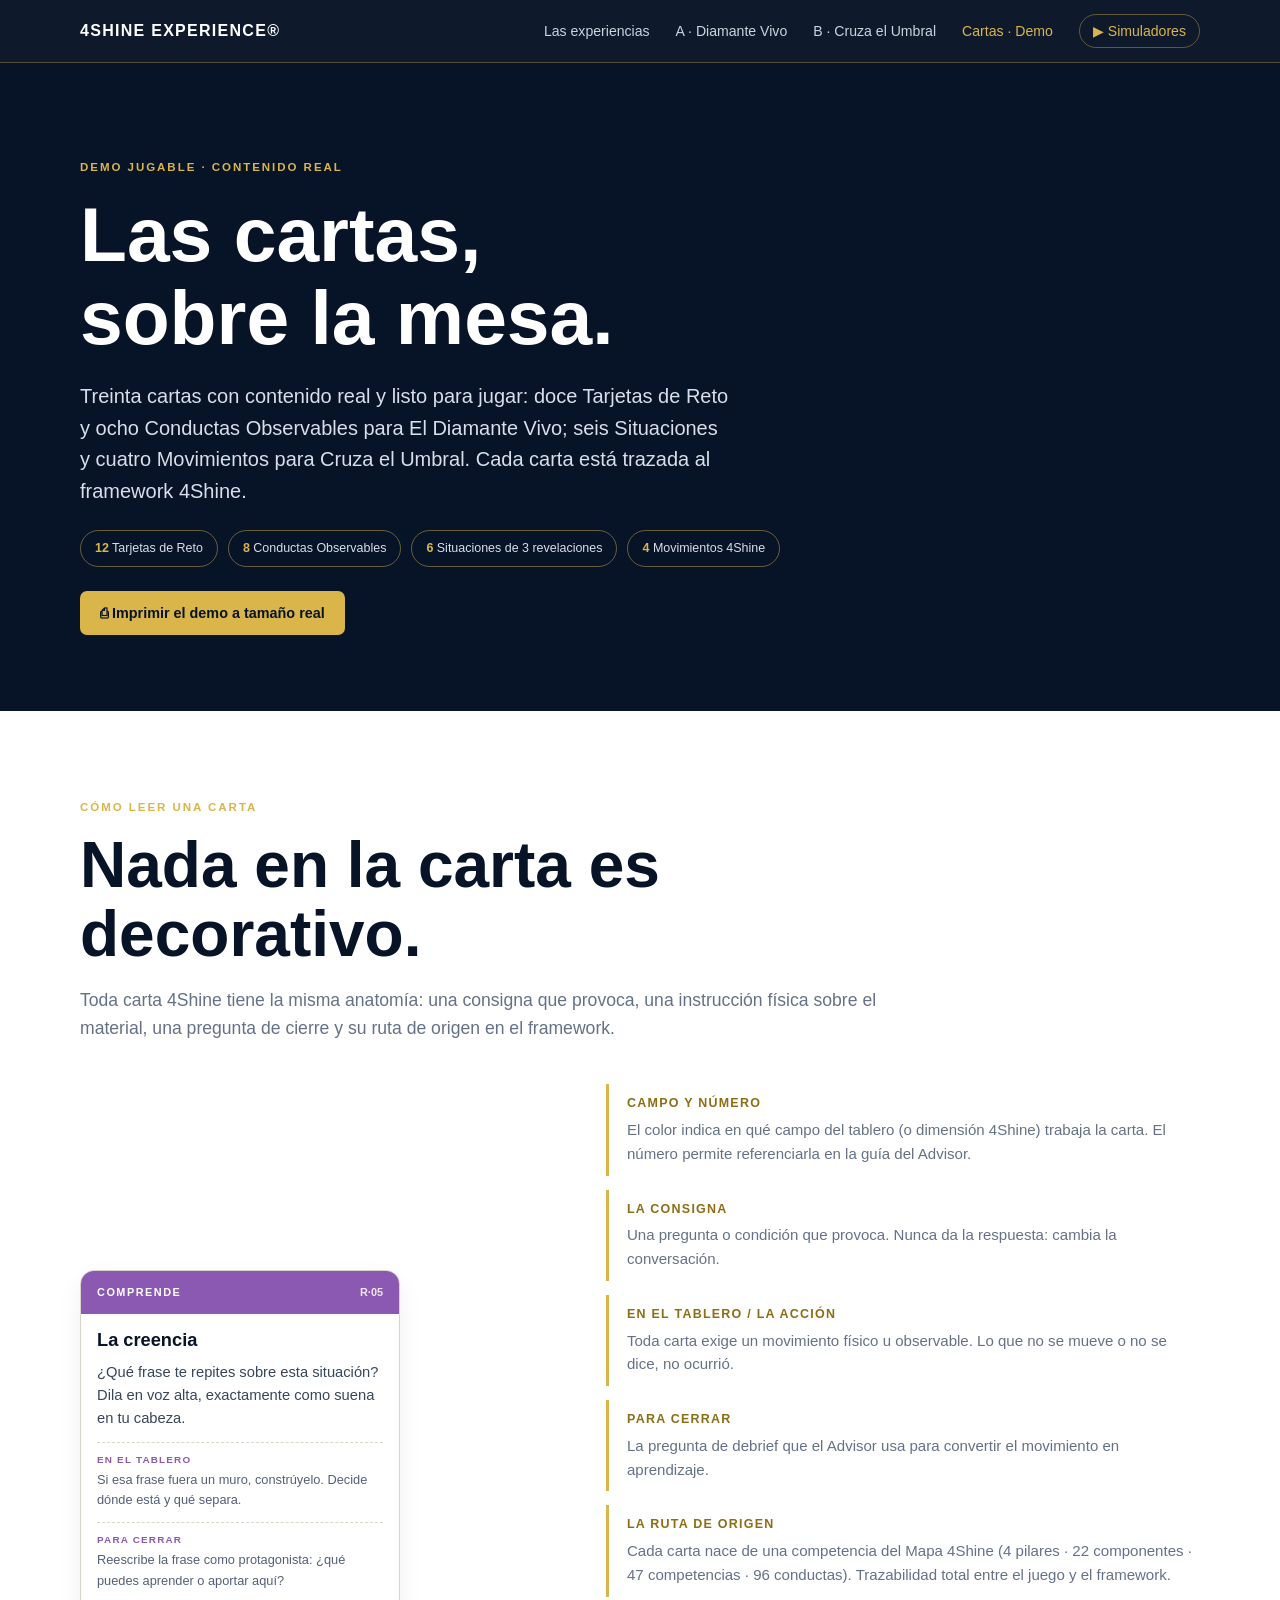
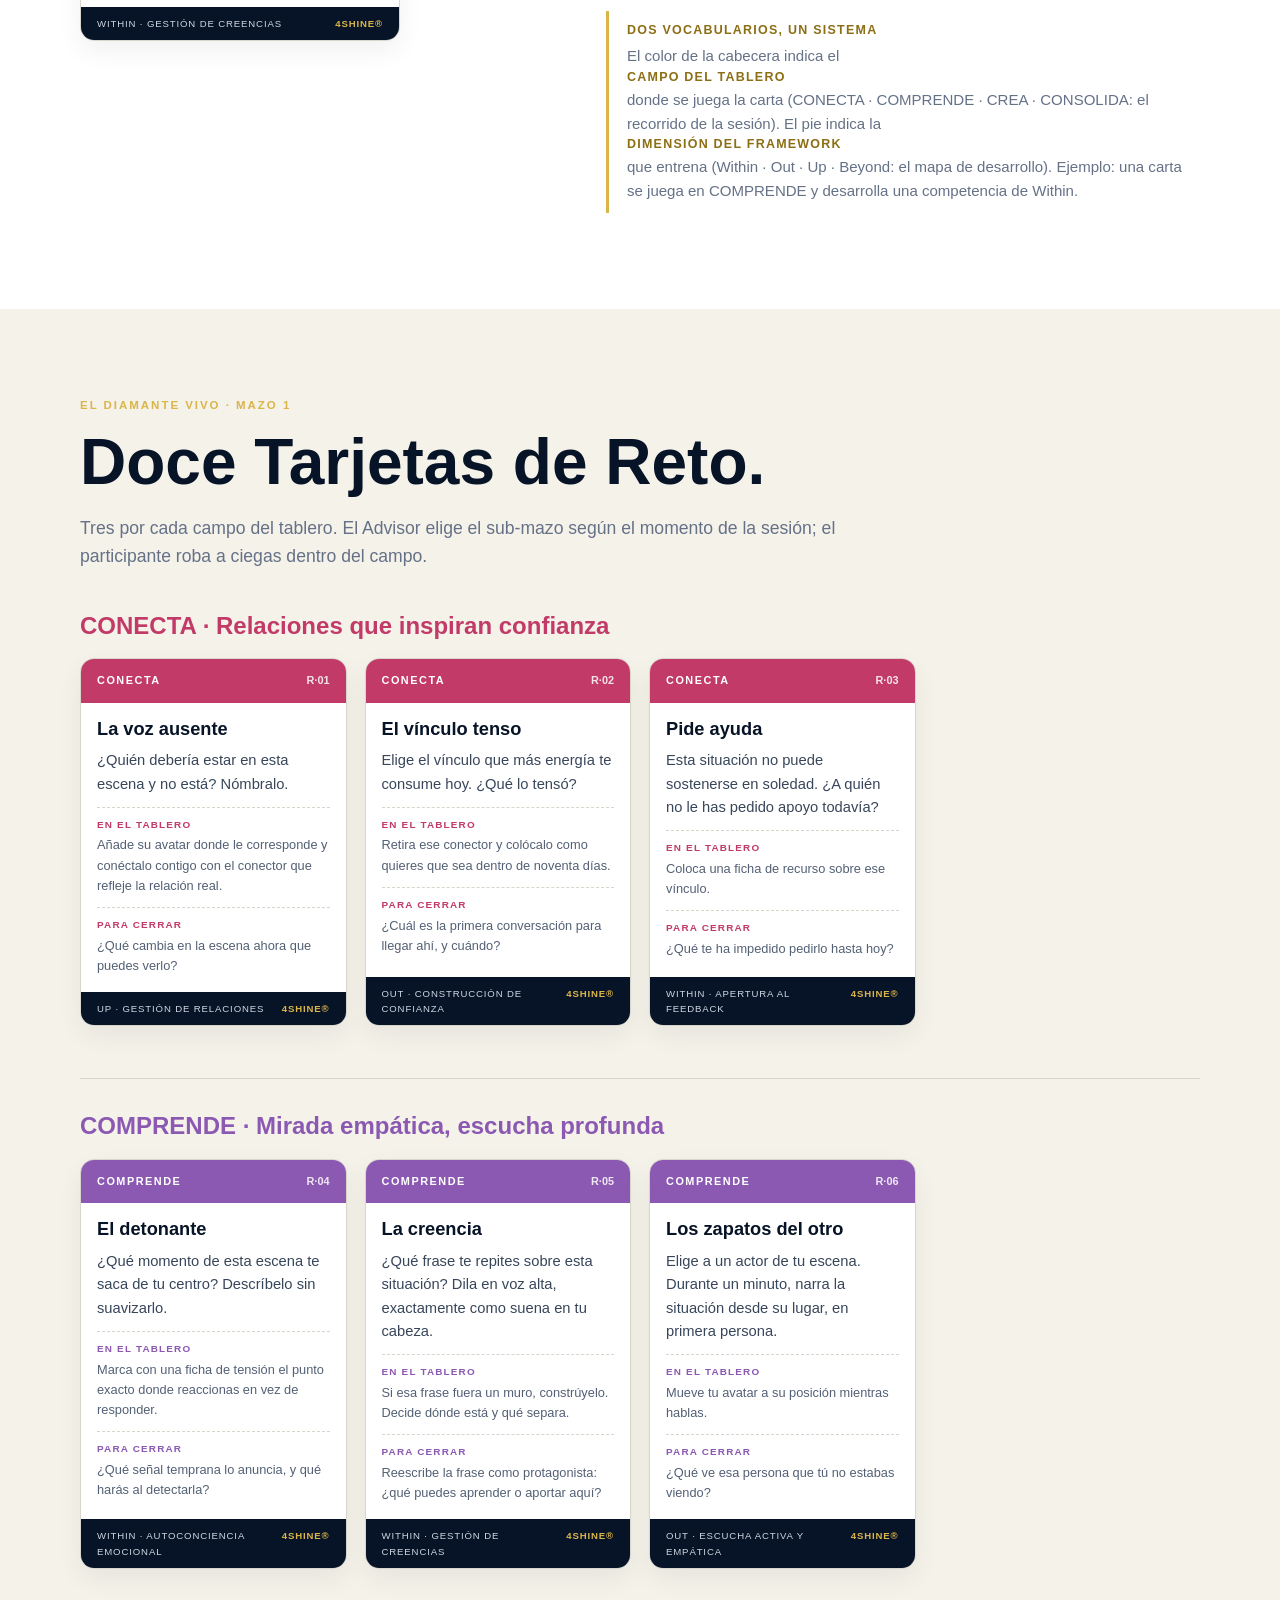
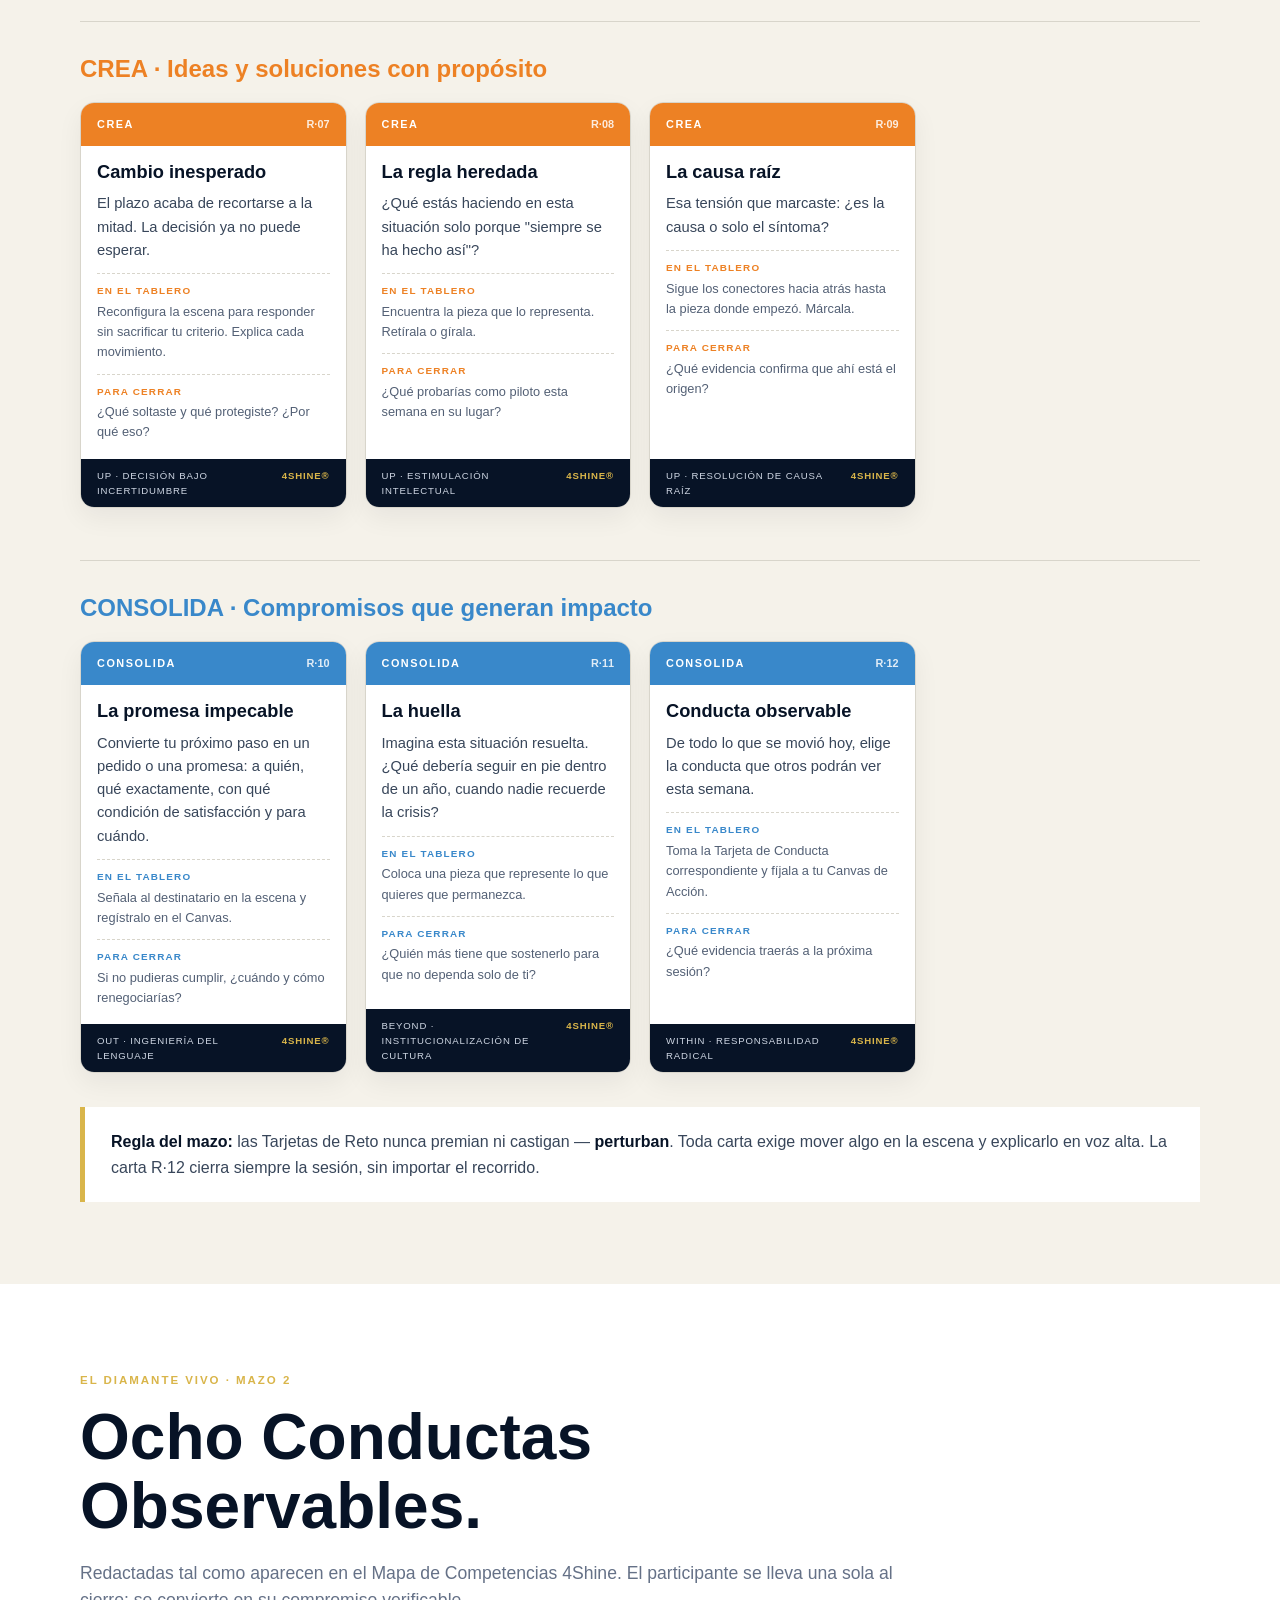
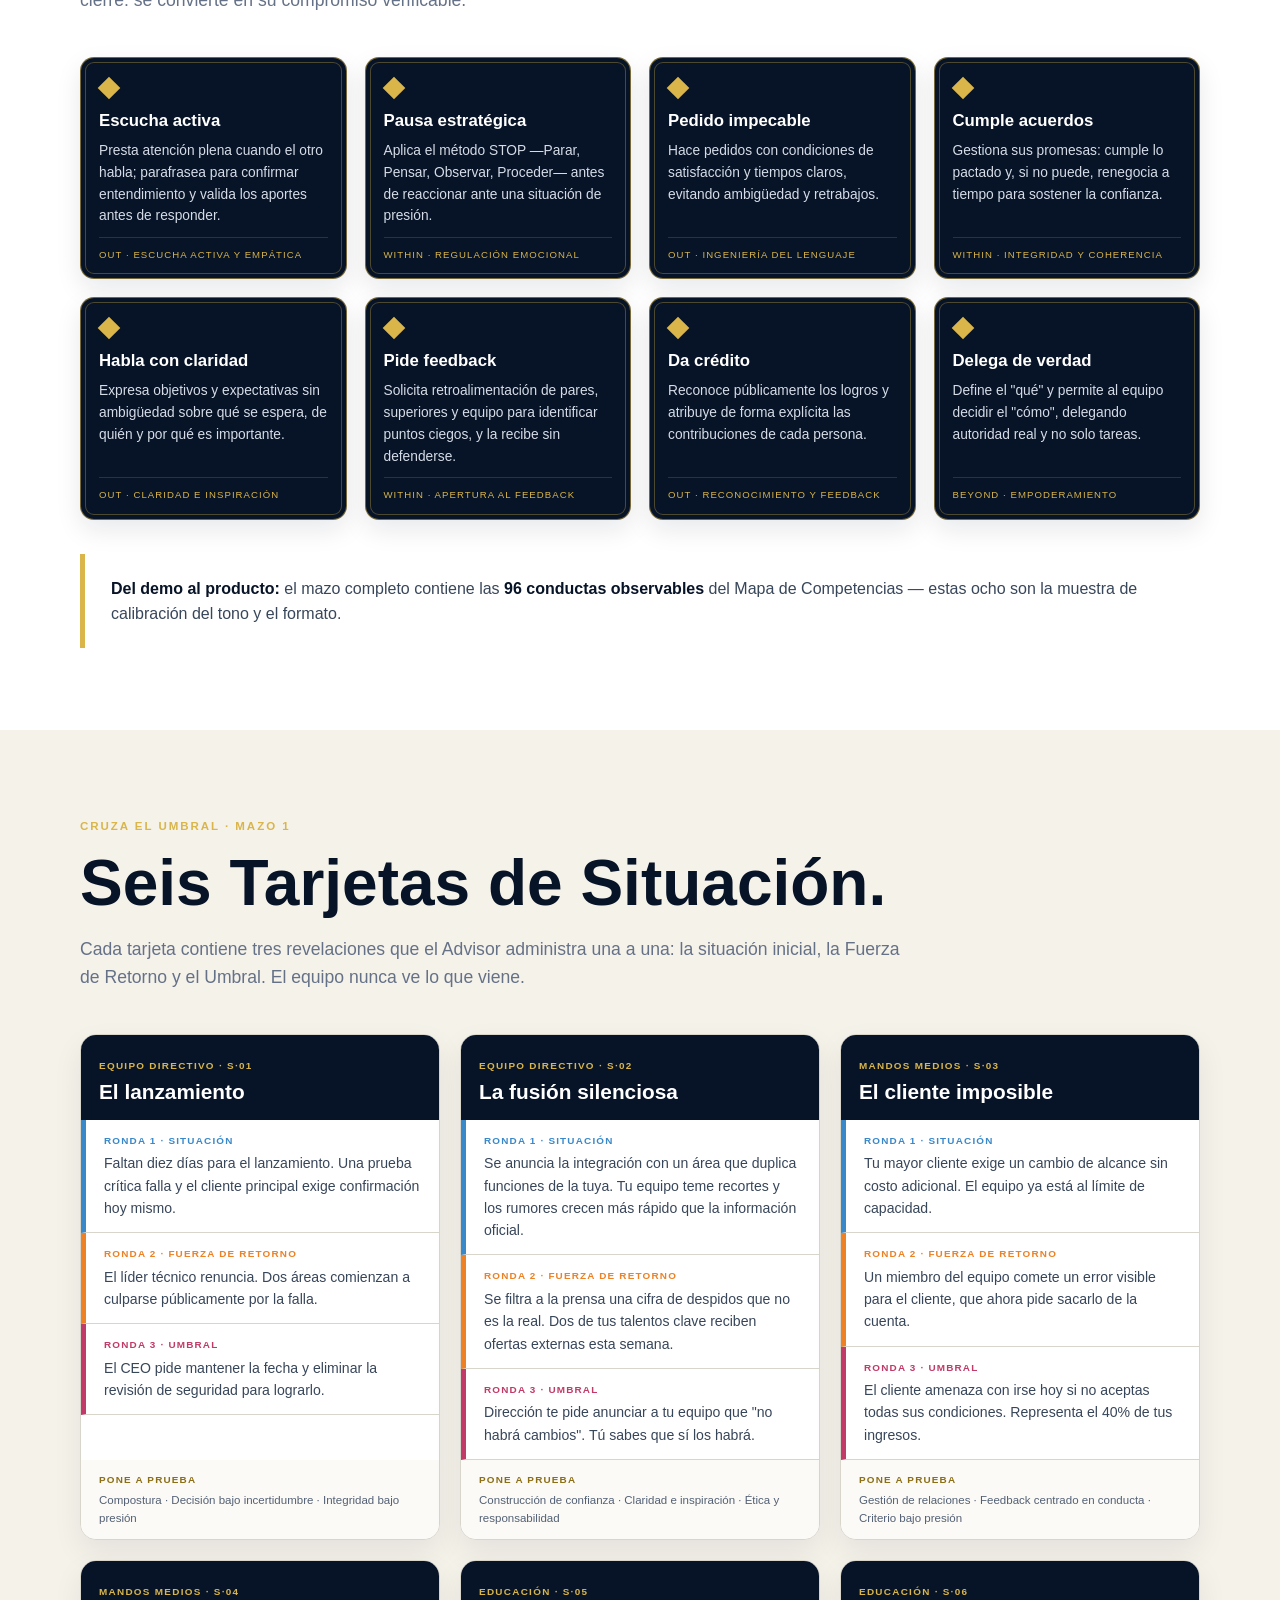
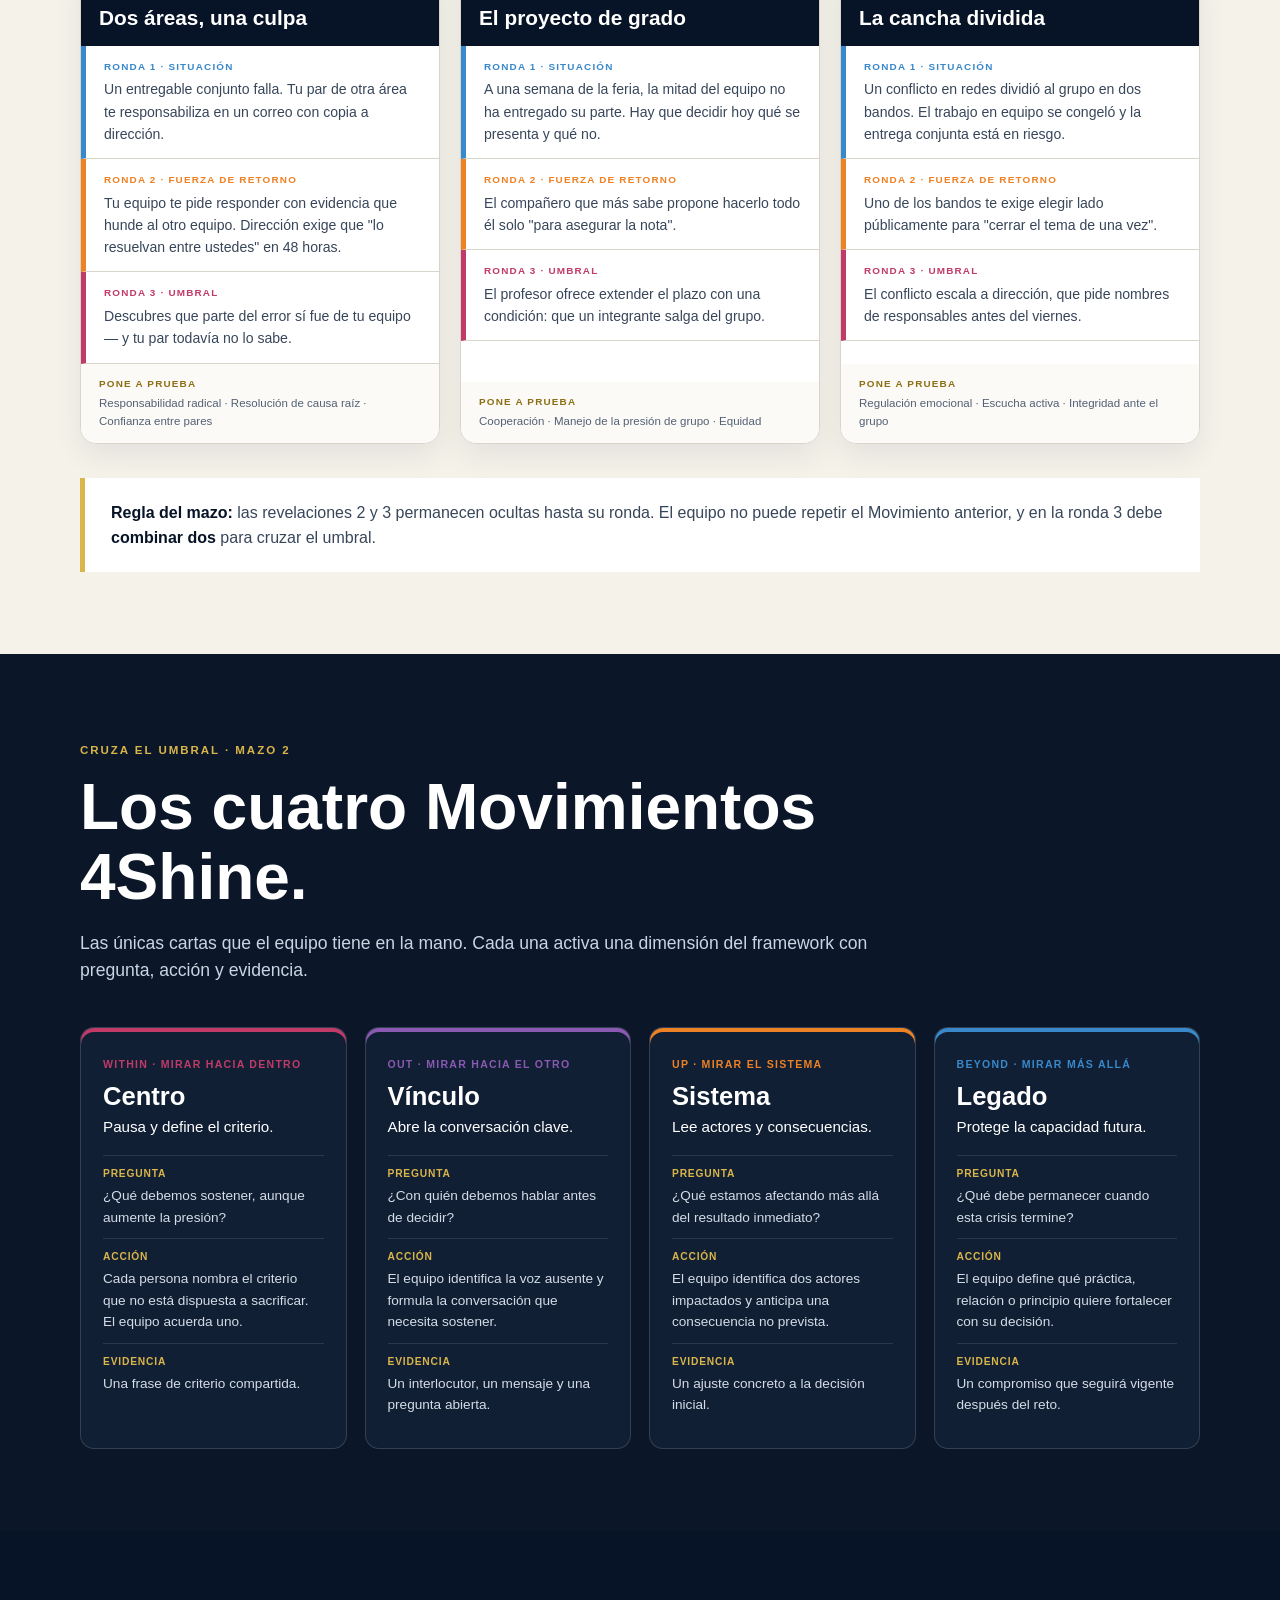
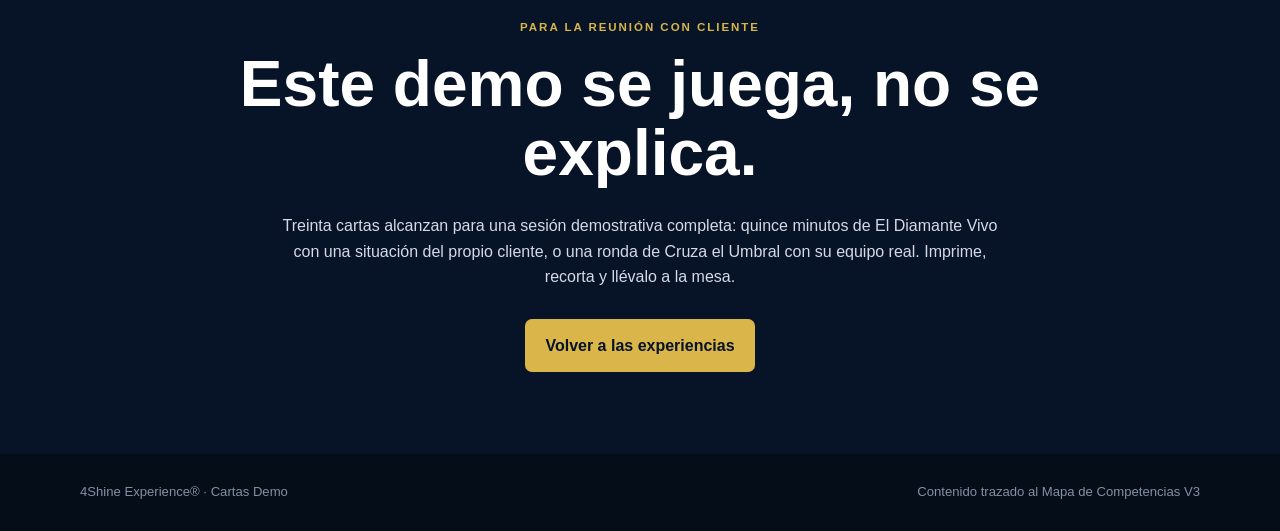
<file: web/cartas.html>
<!doctype html><html lang="es"><head><meta charset="utf-8"><meta name="viewport" content="width=device-width,initial-scale=1"><title>Cartas Demo · 4Shine Experience</title><link rel="stylesheet" href="experience.css"><style>
/* ===== anatomía ===== */
.anatomy{display:grid;grid-template-columns:.9fr 1.1fr;gap:40px;align-items:center}
.anatomy-notes div{border-left:3px solid var(--gold);padding:10px 0 10px 18px;margin-bottom:14px}
.anatomy-notes b{display:block;font-size:.78rem;letter-spacing:.1em;text-transform:uppercase;color:#8c6e15}
.anatomy-notes p{margin:4px 0 0;color:var(--muted);font-size:.94rem}
/* ===== cartas de reto ===== */
.deck-grid{display:grid;grid-template-columns:repeat(4,1fr);gap:18px}
.tcard{--cc:#c13a68;background:white;border:1px solid var(--line);border-radius:14px;overflow:hidden;display:flex;flex-direction:column;box-shadow:0 10px 26px #0713260f;break-inside:avoid}
.tcard.conecta{--cc:#c13a68}.tcard.comprende{--cc:#8b59b2}.tcard.crea{--cc:#ed8124}.tcard.consolida{--cc:#3988ca}
.tcard-head{background:var(--cc);color:white;padding:13px 16px;display:flex;justify-content:space-between;align-items:baseline}
.tcard-head b{font-size:.68rem;letter-spacing:.14em;text-transform:uppercase}
.tcard-head span{font-size:.68rem;opacity:.85;font-weight:900}
.tcard-body{padding:16px;display:flex;flex-direction:column;gap:11px;flex:1}
.tcard h3{font-size:1.14rem;margin:0}
.tcard .consigna{font-size:.92rem;color:#38465a;margin:0}
.tcard .zone{font-size:.8rem;color:#536075;margin:0;padding-top:9px;border-top:1px dashed var(--line)}
.tcard .zone b{display:block;font-size:.62rem;letter-spacing:.12em;text-transform:uppercase;color:var(--cc);margin-bottom:3px}
.tcard-foot{margin-top:auto;background:var(--ink);color:#cfd7e4;font-size:.6rem;letter-spacing:.09em;text-transform:uppercase;padding:9px 16px;display:flex;justify-content:space-between;gap:8px}
.tcard-foot b{color:var(--gold);white-space:nowrap}
/* ===== cartas de conducta ===== */
.behavior-grid{display:grid;grid-template-columns:repeat(4,1fr);gap:18px}
.bcard{background:var(--ink);color:white;border-radius:14px;border:1px solid #d9b54a88;box-shadow:inset 0 0 0 4px #071326,inset 0 0 0 5px #d9b54a55,0 10px 26px #07132618;padding:20px 18px 16px;display:flex;flex-direction:column;gap:10px;break-inside:avoid}
.bcard .diamond{width:16px;height:16px;background:var(--gold);transform:rotate(45deg);margin:2px 0 6px 2px}
.bcard h3{font-size:1.05rem;margin:0}
.bcard p{margin:0;font-size:.86rem;color:#d5dce7;flex:1}
.bcard span{font-size:.6rem;letter-spacing:.11em;text-transform:uppercase;color:var(--gold);border-top:1px solid #ffffff22;padding-top:9px}
/* ===== tarjetas de situación ===== */
.sit-grid{display:grid;grid-template-columns:repeat(3,1fr);gap:20px}
.scard{background:white;border:1px solid var(--line);border-radius:16px;overflow:hidden;display:flex;flex-direction:column;box-shadow:0 12px 30px #07132612;break-inside:avoid}
.scard-head{background:var(--ink);color:white;padding:16px 18px}
.scard-head .ctx{font-size:.62rem;letter-spacing:.13em;text-transform:uppercase;color:var(--gold);font-weight:900}
.scard-head h3{font-size:1.3rem;margin:5px 0 0}
.reveal{padding:13px 18px;border-left:5px solid var(--rc);border-bottom:1px solid var(--line)}
.reveal b{display:block;font-size:.62rem;letter-spacing:.12em;text-transform:uppercase;color:var(--rc);margin-bottom:4px}
.reveal p{margin:0;font-size:.88rem;color:#38465a}
.r1{--rc:#3988ca}.r2{--rc:#ed8124}.r3{--rc:#c13a68}
.scard-foot{margin-top:auto;padding:12px 18px;background:#fbfaf6;font-size:.72rem;color:#536075}
.scard-foot b{color:#8c6e15;font-size:.62rem;letter-spacing:.12em;text-transform:uppercase;display:block;margin-bottom:3px}
/* ===== movimientos (reutiliza estética de la página B) ===== */
.moves-strip{background:#0b1729;color:white}
.moves-strip .intro p{color:#cbd4e1}
.move-cards{display:grid;grid-template-columns:repeat(4,1fr);gap:18px}
.move-card{padding:22px;border:1px solid #ffffff26;border-radius:14px;background:#101f34;box-shadow:inset 0 4px 0 var(--move);break-inside:avoid}
.move-card.centro{--move:#c13a68}.move-card.vinculo{--move:#8b59b2}.move-card.sistema{--move:#ed8124}.move-card.legado{--move:#3988ca}
.move-origin{color:var(--move);font-size:.66rem;font-weight:900;letter-spacing:.12em}
.move-card h3{font-size:1.6rem;margin:8px 0 4px}
.move-intent{font-size:.95rem;color:white;margin:0 0 16px}
.move-card dl,.move-card dd{margin:0}
.move-card dl div{border-top:1px solid #ffffff1c;padding:10px 0}
.move-card dt{color:var(--gold);font-size:.64rem;font-weight:900;letter-spacing:.08em;text-transform:uppercase;margin-bottom:3px}
.move-card dd{color:#d5dce7;font-size:.85rem}
/* ===== varios ===== */
.deck-note{margin:34px 0 0;padding:22px 26px;border-left:5px solid var(--gold);background:white;color:#38465a}
.deck-note b{color:var(--ink)}
.print-btn{display:inline-block;margin-top:24px;padding:14px 20px;border-radius:7px;background:var(--gold);color:var(--ink);font-size:.9rem;font-weight:900;text-decoration:none;border:none;cursor:pointer;font-family:inherit}
.pill-row{display:flex;gap:10px;flex-wrap:wrap;margin-top:22px}
.pill{font-size:.78rem;padding:8px 14px;border:1px solid #d9b54a77;border-radius:999px;color:#d8dfeb}
.pill b{color:var(--gold)}
h2.deck-sub{font-size:1.5rem;margin:52px 0 20px;padding-top:34px;border-top:1px solid var(--line)}
@media(max-width:980px){.deck-grid,.behavior-grid{grid-template-columns:1fr 1fr}.sit-grid{grid-template-columns:1fr}.move-cards{grid-template-columns:1fr 1fr}.anatomy{grid-template-columns:1fr}}
@media(max-width:600px){.deck-grid,.behavior-grid,.move-cards{grid-template-columns:1fr}}
/* ===== impresión: cartas a tamaño real ===== */
@media print{
nav,.hero,.intro,.anatomy,.deck-note,.print-btn,.final,footer,.pill-row,h2.deck-sub{display:none!important}
body{background:white}
section{padding:0!important}
.deck-grid,.behavior-grid,.sit-grid,.move-cards{display:flex;flex-wrap:wrap;gap:4mm}
.tcard,.bcard{width:63.5mm;height:88mm;box-shadow:none}
.scard{width:88mm;height:126mm;box-shadow:none}
.move-card{width:63.5mm;height:88mm;background:#101f34!important;-webkit-print-color-adjust:exact;print-color-adjust:exact}
.tcard-head,.tcard-foot,.bcard,.scard-head,.reveal,.moves-strip{-webkit-print-color-adjust:exact;print-color-adjust:exact}
.moves-strip{background:white}
}
</style></head><body>
<nav><div class="wrap"><a class="brand" href="index.html">4SHINE EXPERIENCE®</a><a class="navlink" href="index.html">Las experiencias</a><a class="navlink" href="opcion-a.html">A · Diamante Vivo</a><a class="navlink" href="opcion-c.html">B · Cruza el Umbral</a><a class="navlink active" href="cartas.html">Cartas · Demo</a><a class="navlink" href="sim/" style="color:#d9b54a;border:1px solid #d9b54a66;border-radius:999px;padding:5px 13px">▶ Simuladores</a></div></nav>

<header class="hero"><div class="wrap" style="padding:90px 0 76px"><span class="eyebrow">Demo jugable · contenido real</span><h1 style="font-size:clamp(3rem,6vw,5.4rem)">Las cartas,<br>sobre la mesa.</h1><p class="lead">Treinta cartas con contenido real y listo para jugar: doce Tarjetas de Reto y ocho Conductas Observables para El Diamante Vivo; seis Situaciones y cuatro Movimientos para Cruza el Umbral. Cada carta está trazada al framework 4Shine.</p>
<div class="pill-row"><span class="pill"><b>12</b> Tarjetas de Reto</span><span class="pill"><b>8</b> Conductas Observables</span><span class="pill"><b>6</b> Situaciones de 3 revelaciones</span><span class="pill"><b>4</b> Movimientos 4Shine</span></div>
<button class="print-btn" onclick="window.print()">⎙ Imprimir el demo a tamaño real</button></div></header>
<main>

<!-- ============ ANATOMÍA ============ -->
<section class="alt"><div class="wrap"><div class="intro"><span class="eyebrow">Cómo leer una carta</span><h2>Nada en la carta es decorativo.</h2><p>Toda carta 4Shine tiene la misma anatomía: una consigna que provoca, una instrucción física sobre el material, una pregunta de cierre y su ruta de origen en el framework.</p></div>
<div class="anatomy">
<div class="deck-grid" style="grid-template-columns:1fr;max-width:320px">
<article class="tcard comprende"><div class="tcard-head"><b>Comprende</b><span>R·05</span></div><div class="tcard-body"><h3>La creencia</h3><p class="consigna">¿Qué frase te repites sobre esta situación? Dila en voz alta, exactamente como suena en tu cabeza.</p><div class="zone"><b>En el tablero</b>Si esa frase fuera un muro, constrúyelo. Decide dónde está y qué separa.</div><div class="zone"><b>Para cerrar</b>Reescribe la frase como protagonista: ¿qué puedes aprender o aportar aquí?</div></div><div class="tcard-foot"><span>Within · Gestión de creencias</span><b>4SHINE®</b></div></article>
</div>
<div class="anatomy-notes">
<div><b>Campo y número</b><p>El color indica en qué campo del tablero (o dimensión 4Shine) trabaja la carta. El número permite referenciarla en la guía del Advisor.</p></div>
<div><b>La consigna</b><p>Una pregunta o condición que provoca. Nunca da la respuesta: cambia la conversación.</p></div>
<div><b>En el tablero / la acción</b><p>Toda carta exige un movimiento físico u observable. Lo que no se mueve o no se dice, no ocurrió.</p></div>
<div><b>Para cerrar</b><p>La pregunta de debrief que el Advisor usa para convertir el movimiento en aprendizaje.</p></div>
<div><b>La ruta de origen</b><p>Cada carta nace de una competencia del Mapa 4Shine (4 pilares · 22 componentes · 47 competencias · 96 conductas). Trazabilidad total entre el juego y el framework.</p></div>
<div><b>Dos vocabularios, un sistema</b><p>El color de la cabecera indica el <b>campo del tablero</b> donde se juega la carta (CONECTA · COMPRENDE · CREA · CONSOLIDA: el recorrido de la sesión). El pie indica la <b>dimensión del framework</b> que entrena (Within · Out · Up · Beyond: el mapa de desarrollo). Ejemplo: una carta se juega en COMPRENDE y desarrolla una competencia de Within.</p></div>
</div></div></div></section>

<!-- ============ DIAMANTE VIVO: RETOS ============ -->
<section><div class="wrap"><div class="intro"><span class="eyebrow">El Diamante Vivo · Mazo 1</span><h2>Doce Tarjetas de Reto.</h2><p>Tres por cada campo del tablero. El Advisor elige el sub-mazo según el momento de la sesión; el participante roba a ciegas dentro del campo.</p></div>

<h2 class="deck-sub" style="border-top:none;padding-top:0;margin-top:0;color:#c13a68">CONECTA · Relaciones que inspiran confianza</h2>
<div class="deck-grid">
<article class="tcard conecta"><div class="tcard-head"><b>Conecta</b><span>R·01</span></div><div class="tcard-body"><h3>La voz ausente</h3><p class="consigna">¿Quién debería estar en esta escena y no está? Nómbralo.</p><div class="zone"><b>En el tablero</b>Añade su avatar donde le corresponde y conéctalo contigo con el conector que refleje la relación real.</div><div class="zone"><b>Para cerrar</b>¿Qué cambia en la escena ahora que puedes verlo?</div></div><div class="tcard-foot"><span>Up · Gestión de relaciones</span><b>4SHINE®</b></div></article>
<article class="tcard conecta"><div class="tcard-head"><b>Conecta</b><span>R·02</span></div><div class="tcard-body"><h3>El vínculo tenso</h3><p class="consigna">Elige el vínculo que más energía te consume hoy. ¿Qué lo tensó?</p><div class="zone"><b>En el tablero</b>Retira ese conector y colócalo como quieres que sea dentro de noventa días.</div><div class="zone"><b>Para cerrar</b>¿Cuál es la primera conversación para llegar ahí, y cuándo?</div></div><div class="tcard-foot"><span>Out · Construcción de confianza</span><b>4SHINE®</b></div></article>
<article class="tcard conecta"><div class="tcard-head"><b>Conecta</b><span>R·03</span></div><div class="tcard-body"><h3>Pide ayuda</h3><p class="consigna">Esta situación no puede sostenerse en soledad. ¿A quién no le has pedido apoyo todavía?</p><div class="zone"><b>En el tablero</b>Coloca una ficha de recurso sobre ese vínculo.</div><div class="zone"><b>Para cerrar</b>¿Qué te ha impedido pedirlo hasta hoy?</div></div><div class="tcard-foot"><span>Within · Apertura al feedback</span><b>4SHINE®</b></div></article>
</div>

<h2 class="deck-sub" style="color:#8b59b2">COMPRENDE · Mirada empática, escucha profunda</h2>
<div class="deck-grid">
<article class="tcard comprende"><div class="tcard-head"><b>Comprende</b><span>R·04</span></div><div class="tcard-body"><h3>El detonante</h3><p class="consigna">¿Qué momento de esta escena te saca de tu centro? Descríbelo sin suavizarlo.</p><div class="zone"><b>En el tablero</b>Marca con una ficha de tensión el punto exacto donde reaccionas en vez de responder.</div><div class="zone"><b>Para cerrar</b>¿Qué señal temprana lo anuncia, y qué harás al detectarla?</div></div><div class="tcard-foot"><span>Within · Autoconciencia emocional</span><b>4SHINE®</b></div></article>
<article class="tcard comprende"><div class="tcard-head"><b>Comprende</b><span>R·05</span></div><div class="tcard-body"><h3>La creencia</h3><p class="consigna">¿Qué frase te repites sobre esta situación? Dila en voz alta, exactamente como suena en tu cabeza.</p><div class="zone"><b>En el tablero</b>Si esa frase fuera un muro, constrúyelo. Decide dónde está y qué separa.</div><div class="zone"><b>Para cerrar</b>Reescribe la frase como protagonista: ¿qué puedes aprender o aportar aquí?</div></div><div class="tcard-foot"><span>Within · Gestión de creencias</span><b>4SHINE®</b></div></article>
<article class="tcard comprende"><div class="tcard-head"><b>Comprende</b><span>R·06</span></div><div class="tcard-body"><h3>Los zapatos del otro</h3><p class="consigna">Elige a un actor de tu escena. Durante un minuto, narra la situación desde su lugar, en primera persona.</p><div class="zone"><b>En el tablero</b>Mueve tu avatar a su posición mientras hablas.</div><div class="zone"><b>Para cerrar</b>¿Qué ve esa persona que tú no estabas viendo?</div></div><div class="tcard-foot"><span>Out · Escucha activa y empática</span><b>4SHINE®</b></div></article>
</div>

<h2 class="deck-sub" style="color:#ed8124">CREA · Ideas y soluciones con propósito</h2>
<div class="deck-grid">
<article class="tcard crea"><div class="tcard-head"><b>Crea</b><span>R·07</span></div><div class="tcard-body"><h3>Cambio inesperado</h3><p class="consigna">El plazo acaba de recortarse a la mitad. La decisión ya no puede esperar.</p><div class="zone"><b>En el tablero</b>Reconfigura la escena para responder sin sacrificar tu criterio. Explica cada movimiento.</div><div class="zone"><b>Para cerrar</b>¿Qué soltaste y qué protegiste? ¿Por qué eso?</div></div><div class="tcard-foot"><span>Up · Decisión bajo incertidumbre</span><b>4SHINE®</b></div></article>
<article class="tcard crea"><div class="tcard-head"><b>Crea</b><span>R·08</span></div><div class="tcard-body"><h3>La regla heredada</h3><p class="consigna">¿Qué estás haciendo en esta situación solo porque "siempre se ha hecho así"?</p><div class="zone"><b>En el tablero</b>Encuentra la pieza que lo representa. Retírala o gírala.</div><div class="zone"><b>Para cerrar</b>¿Qué probarías como piloto esta semana en su lugar?</div></div><div class="tcard-foot"><span>Up · Estimulación intelectual</span><b>4SHINE®</b></div></article>
<article class="tcard crea"><div class="tcard-head"><b>Crea</b><span>R·09</span></div><div class="tcard-body"><h3>La causa raíz</h3><p class="consigna">Esa tensión que marcaste: ¿es la causa o solo el síntoma?</p><div class="zone"><b>En el tablero</b>Sigue los conectores hacia atrás hasta la pieza donde empezó. Márcala.</div><div class="zone"><b>Para cerrar</b>¿Qué evidencia confirma que ahí está el origen?</div></div><div class="tcard-foot"><span>Up · Resolución de causa raíz</span><b>4SHINE®</b></div></article>
</div>

<h2 class="deck-sub" style="color:#3988ca">CONSOLIDA · Compromisos que generan impacto</h2>
<div class="deck-grid">
<article class="tcard consolida"><div class="tcard-head"><b>Consolida</b><span>R·10</span></div><div class="tcard-body"><h3>La promesa impecable</h3><p class="consigna">Convierte tu próximo paso en un pedido o una promesa: a quién, qué exactamente, con qué condición de satisfacción y para cuándo.</p><div class="zone"><b>En el tablero</b>Señala al destinatario en la escena y regístralo en el Canvas.</div><div class="zone"><b>Para cerrar</b>Si no pudieras cumplir, ¿cuándo y cómo renegociarías?</div></div><div class="tcard-foot"><span>Out · Ingeniería del lenguaje</span><b>4SHINE®</b></div></article>
<article class="tcard consolida"><div class="tcard-head"><b>Consolida</b><span>R·11</span></div><div class="tcard-body"><h3>La huella</h3><p class="consigna">Imagina esta situación resuelta. ¿Qué debería seguir en pie dentro de un año, cuando nadie recuerde la crisis?</p><div class="zone"><b>En el tablero</b>Coloca una pieza que represente lo que quieres que permanezca.</div><div class="zone"><b>Para cerrar</b>¿Quién más tiene que sostenerlo para que no dependa solo de ti?</div></div><div class="tcard-foot"><span>Beyond · Institucionalización de cultura</span><b>4SHINE®</b></div></article>
<article class="tcard consolida"><div class="tcard-head"><b>Consolida</b><span>R·12</span></div><div class="tcard-body"><h3>Conducta observable</h3><p class="consigna">De todo lo que se movió hoy, elige la conducta que otros podrán ver esta semana.</p><div class="zone"><b>En el tablero</b>Toma la Tarjeta de Conducta correspondiente y fíjala a tu Canvas de Acción.</div><div class="zone"><b>Para cerrar</b>¿Qué evidencia traerás a la próxima sesión?</div></div><div class="tcard-foot"><span>Within · Responsabilidad radical</span><b>4SHINE®</b></div></article>
</div>

<div class="deck-note"><b>Regla del mazo:</b> las Tarjetas de Reto nunca premian ni castigan — <b>perturban</b>. Toda carta exige mover algo en la escena y explicarlo en voz alta. La carta R·12 cierra siempre la sesión, sin importar el recorrido.</div>
</div></section>

<!-- ============ DIAMANTE VIVO: CONDUCTAS ============ -->
<section class="alt"><div class="wrap"><div class="intro"><span class="eyebrow">El Diamante Vivo · Mazo 2</span><h2>Ocho Conductas Observables.</h2><p>Redactadas tal como aparecen en el Mapa de Competencias 4Shine. El participante se lleva una sola al cierre: se convierte en su compromiso verificable.</p></div>
<div class="behavior-grid">
<article class="bcard"><div class="diamond"></div><h3>Escucha activa</h3><p>Presta atención plena cuando el otro habla; parafrasea para confirmar entendimiento y valida los aportes antes de responder.</p><span>Out · Escucha activa y empática</span></article>
<article class="bcard"><div class="diamond"></div><h3>Pausa estratégica</h3><p>Aplica el método STOP —Parar, Pensar, Observar, Proceder— antes de reaccionar ante una situación de presión.</p><span>Within · Regulación emocional</span></article>
<article class="bcard"><div class="diamond"></div><h3>Pedido impecable</h3><p>Hace pedidos con condiciones de satisfacción y tiempos claros, evitando ambigüedad y retrabajos.</p><span>Out · Ingeniería del lenguaje</span></article>
<article class="bcard"><div class="diamond"></div><h3>Cumple acuerdos</h3><p>Gestiona sus promesas: cumple lo pactado y, si no puede, renegocia a tiempo para sostener la confianza.</p><span>Within · Integridad y coherencia</span></article>
<article class="bcard"><div class="diamond"></div><h3>Habla con claridad</h3><p>Expresa objetivos y expectativas sin ambigüedad sobre qué se espera, de quién y por qué es importante.</p><span>Out · Claridad e inspiración</span></article>
<article class="bcard"><div class="diamond"></div><h3>Pide feedback</h3><p>Solicita retroalimentación de pares, superiores y equipo para identificar puntos ciegos, y la recibe sin defenderse.</p><span>Within · Apertura al feedback</span></article>
<article class="bcard"><div class="diamond"></div><h3>Da crédito</h3><p>Reconoce públicamente los logros y atribuye de forma explícita las contribuciones de cada persona.</p><span>Out · Reconocimiento y feedback</span></article>
<article class="bcard"><div class="diamond"></div><h3>Delega de verdad</h3><p>Define el "qué" y permite al equipo decidir el "cómo", delegando autoridad real y no solo tareas.</p><span>Beyond · Empoderamiento</span></article>
</div>
<div class="deck-note"><b>Del demo al producto:</b> el mazo completo contiene las <b>96 conductas observables</b> del Mapa de Competencias — estas ocho son la muestra de calibración del tono y el formato.</div>
</div></section>

<!-- ============ UMBRAL: SITUACIONES ============ -->
<section><div class="wrap"><div class="intro"><span class="eyebrow">Cruza el Umbral · Mazo 1</span><h2>Seis Tarjetas de Situación.</h2><p>Cada tarjeta contiene tres revelaciones que el Advisor administra una a una: la situación inicial, la Fuerza de Retorno y el Umbral. El equipo nunca ve lo que viene.</p></div>
<div class="sit-grid">
<article class="scard"><div class="scard-head"><span class="ctx">Equipo directivo · S·01</span><h3>El lanzamiento</h3></div>
<div class="reveal r1"><b>Ronda 1 · Situación</b><p>Faltan diez días para el lanzamiento. Una prueba crítica falla y el cliente principal exige confirmación hoy mismo.</p></div>
<div class="reveal r2"><b>Ronda 2 · Fuerza de retorno</b><p>El líder técnico renuncia. Dos áreas comienzan a culparse públicamente por la falla.</p></div>
<div class="reveal r3"><b>Ronda 3 · Umbral</b><p>El CEO pide mantener la fecha y eliminar la revisión de seguridad para lograrlo.</p></div>
<div class="scard-foot"><b>Pone a prueba</b>Compostura · Decisión bajo incertidumbre · Integridad bajo presión</div></article>

<article class="scard"><div class="scard-head"><span class="ctx">Equipo directivo · S·02</span><h3>La fusión silenciosa</h3></div>
<div class="reveal r1"><b>Ronda 1 · Situación</b><p>Se anuncia la integración con un área que duplica funciones de la tuya. Tu equipo teme recortes y los rumores crecen más rápido que la información oficial.</p></div>
<div class="reveal r2"><b>Ronda 2 · Fuerza de retorno</b><p>Se filtra a la prensa una cifra de despidos que no es la real. Dos de tus talentos clave reciben ofertas externas esta semana.</p></div>
<div class="reveal r3"><b>Ronda 3 · Umbral</b><p>Dirección te pide anunciar a tu equipo que "no habrá cambios". Tú sabes que sí los habrá.</p></div>
<div class="scard-foot"><b>Pone a prueba</b>Construcción de confianza · Claridad e inspiración · Ética y responsabilidad</div></article>

<article class="scard"><div class="scard-head"><span class="ctx">Mandos medios · S·03</span><h3>El cliente imposible</h3></div>
<div class="reveal r1"><b>Ronda 1 · Situación</b><p>Tu mayor cliente exige un cambio de alcance sin costo adicional. El equipo ya está al límite de capacidad.</p></div>
<div class="reveal r2"><b>Ronda 2 · Fuerza de retorno</b><p>Un miembro del equipo comete un error visible para el cliente, que ahora pide sacarlo de la cuenta.</p></div>
<div class="reveal r3"><b>Ronda 3 · Umbral</b><p>El cliente amenaza con irse hoy si no aceptas todas sus condiciones. Representa el 40% de tus ingresos.</p></div>
<div class="scard-foot"><b>Pone a prueba</b>Gestión de relaciones · Feedback centrado en conducta · Criterio bajo presión</div></article>

<article class="scard"><div class="scard-head"><span class="ctx">Mandos medios · S·04</span><h3>Dos áreas, una culpa</h3></div>
<div class="reveal r1"><b>Ronda 1 · Situación</b><p>Un entregable conjunto falla. Tu par de otra área te responsabiliza en un correo con copia a dirección.</p></div>
<div class="reveal r2"><b>Ronda 2 · Fuerza de retorno</b><p>Tu equipo te pide responder con evidencia que hunde al otro equipo. Dirección exige que "lo resuelvan entre ustedes" en 48 horas.</p></div>
<div class="reveal r3"><b>Ronda 3 · Umbral</b><p>Descubres que parte del error sí fue de tu equipo — y tu par todavía no lo sabe.</p></div>
<div class="scard-foot"><b>Pone a prueba</b>Responsabilidad radical · Resolución de causa raíz · Confianza entre pares</div></article>

<article class="scard"><div class="scard-head"><span class="ctx">Educación · S·05</span><h3>El proyecto de grado</h3></div>
<div class="reveal r1"><b>Ronda 1 · Situación</b><p>A una semana de la feria, la mitad del equipo no ha entregado su parte. Hay que decidir hoy qué se presenta y qué no.</p></div>
<div class="reveal r2"><b>Ronda 2 · Fuerza de retorno</b><p>El compañero que más sabe propone hacerlo todo él solo "para asegurar la nota".</p></div>
<div class="reveal r3"><b>Ronda 3 · Umbral</b><p>El profesor ofrece extender el plazo con una condición: que un integrante salga del grupo.</p></div>
<div class="scard-foot"><b>Pone a prueba</b>Cooperación · Manejo de la presión de grupo · Equidad</div></article>

<article class="scard"><div class="scard-head"><span class="ctx">Educación · S·06</span><h3>La cancha dividida</h3></div>
<div class="reveal r1"><b>Ronda 1 · Situación</b><p>Un conflicto en redes dividió al grupo en dos bandos. El trabajo en equipo se congeló y la entrega conjunta está en riesgo.</p></div>
<div class="reveal r2"><b>Ronda 2 · Fuerza de retorno</b><p>Uno de los bandos te exige elegir lado públicamente para "cerrar el tema de una vez".</p></div>
<div class="reveal r3"><b>Ronda 3 · Umbral</b><p>El conflicto escala a dirección, que pide nombres de responsables antes del viernes.</p></div>
<div class="scard-foot"><b>Pone a prueba</b>Regulación emocional · Escucha activa · Integridad ante el grupo</div></article>
</div>
<div class="deck-note"><b>Regla del mazo:</b> las revelaciones 2 y 3 permanecen ocultas hasta su ronda. El equipo no puede repetir el Movimiento anterior, y en la ronda 3 debe <b>combinar dos</b> para cruzar el umbral.</div>
</div></section>

<!-- ============ UMBRAL: MOVIMIENTOS ============ -->
<section class="moves-strip"><div class="wrap"><div class="intro"><span class="eyebrow">Cruza el Umbral · Mazo 2</span><h2>Los cuatro Movimientos 4Shine.</h2><p>Las únicas cartas que el equipo tiene en la mano. Cada una activa una dimensión del framework con pregunta, acción y evidencia.</p></div>
<div class="move-cards">
<article class="move-card centro"><span class="move-origin">WITHIN · MIRAR HACIA DENTRO</span><h3>Centro</h3><p class="move-intent">Pausa y define el criterio.</p><dl><div><dt>Pregunta</dt><dd>¿Qué debemos sostener, aunque aumente la presión?</dd></div><div><dt>Acción</dt><dd>Cada persona nombra el criterio que no está dispuesta a sacrificar. El equipo acuerda uno.</dd></div><div><dt>Evidencia</dt><dd>Una frase de criterio compartida.</dd></div></dl></article>
<article class="move-card vinculo"><span class="move-origin">OUT · MIRAR HACIA EL OTRO</span><h3>Vínculo</h3><p class="move-intent">Abre la conversación clave.</p><dl><div><dt>Pregunta</dt><dd>¿Con quién debemos hablar antes de decidir?</dd></div><div><dt>Acción</dt><dd>El equipo identifica la voz ausente y formula la conversación que necesita sostener.</dd></div><div><dt>Evidencia</dt><dd>Un interlocutor, un mensaje y una pregunta abierta.</dd></div></dl></article>
<article class="move-card sistema"><span class="move-origin">UP · MIRAR EL SISTEMA</span><h3>Sistema</h3><p class="move-intent">Lee actores y consecuencias.</p><dl><div><dt>Pregunta</dt><dd>¿Qué estamos afectando más allá del resultado inmediato?</dd></div><div><dt>Acción</dt><dd>El equipo identifica dos actores impactados y anticipa una consecuencia no prevista.</dd></div><div><dt>Evidencia</dt><dd>Un ajuste concreto a la decisión inicial.</dd></div></dl></article>
<article class="move-card legado"><span class="move-origin">BEYOND · MIRAR MÁS ALLÁ</span><h3>Legado</h3><p class="move-intent">Protege la capacidad futura.</p><dl><div><dt>Pregunta</dt><dd>¿Qué debe permanecer cuando esta crisis termine?</dd></div><div><dt>Acción</dt><dd>El equipo define qué práctica, relación o principio quiere fortalecer con su decisión.</dd></div><div><dt>Evidencia</dt><dd>Un compromiso que seguirá vigente después del reto.</dd></div></dl></article>
</div></div></section>

<!-- ============ CIERRE ============ -->
<section class="final"><div class="wrap"><span class="eyebrow">Para la reunión con cliente</span><h2>Este demo se juega, no se explica.</h2><p>Treinta cartas alcanzan para una sesión demostrativa completa: quince minutos de El Diamante Vivo con una situación del propio cliente, o una ronda de Cruza el Umbral con su equipo real. Imprime, recorta y llévalo a la mesa.</p><a class="back" href="index.html">Volver a las experiencias</a></div></section>

</main><footer><div class="wrap footer-row"><span>4Shine Experience® · Cartas Demo</span><span>Contenido trazado al Mapa de Competencias V3</span></div></footer></body></html>
</file>
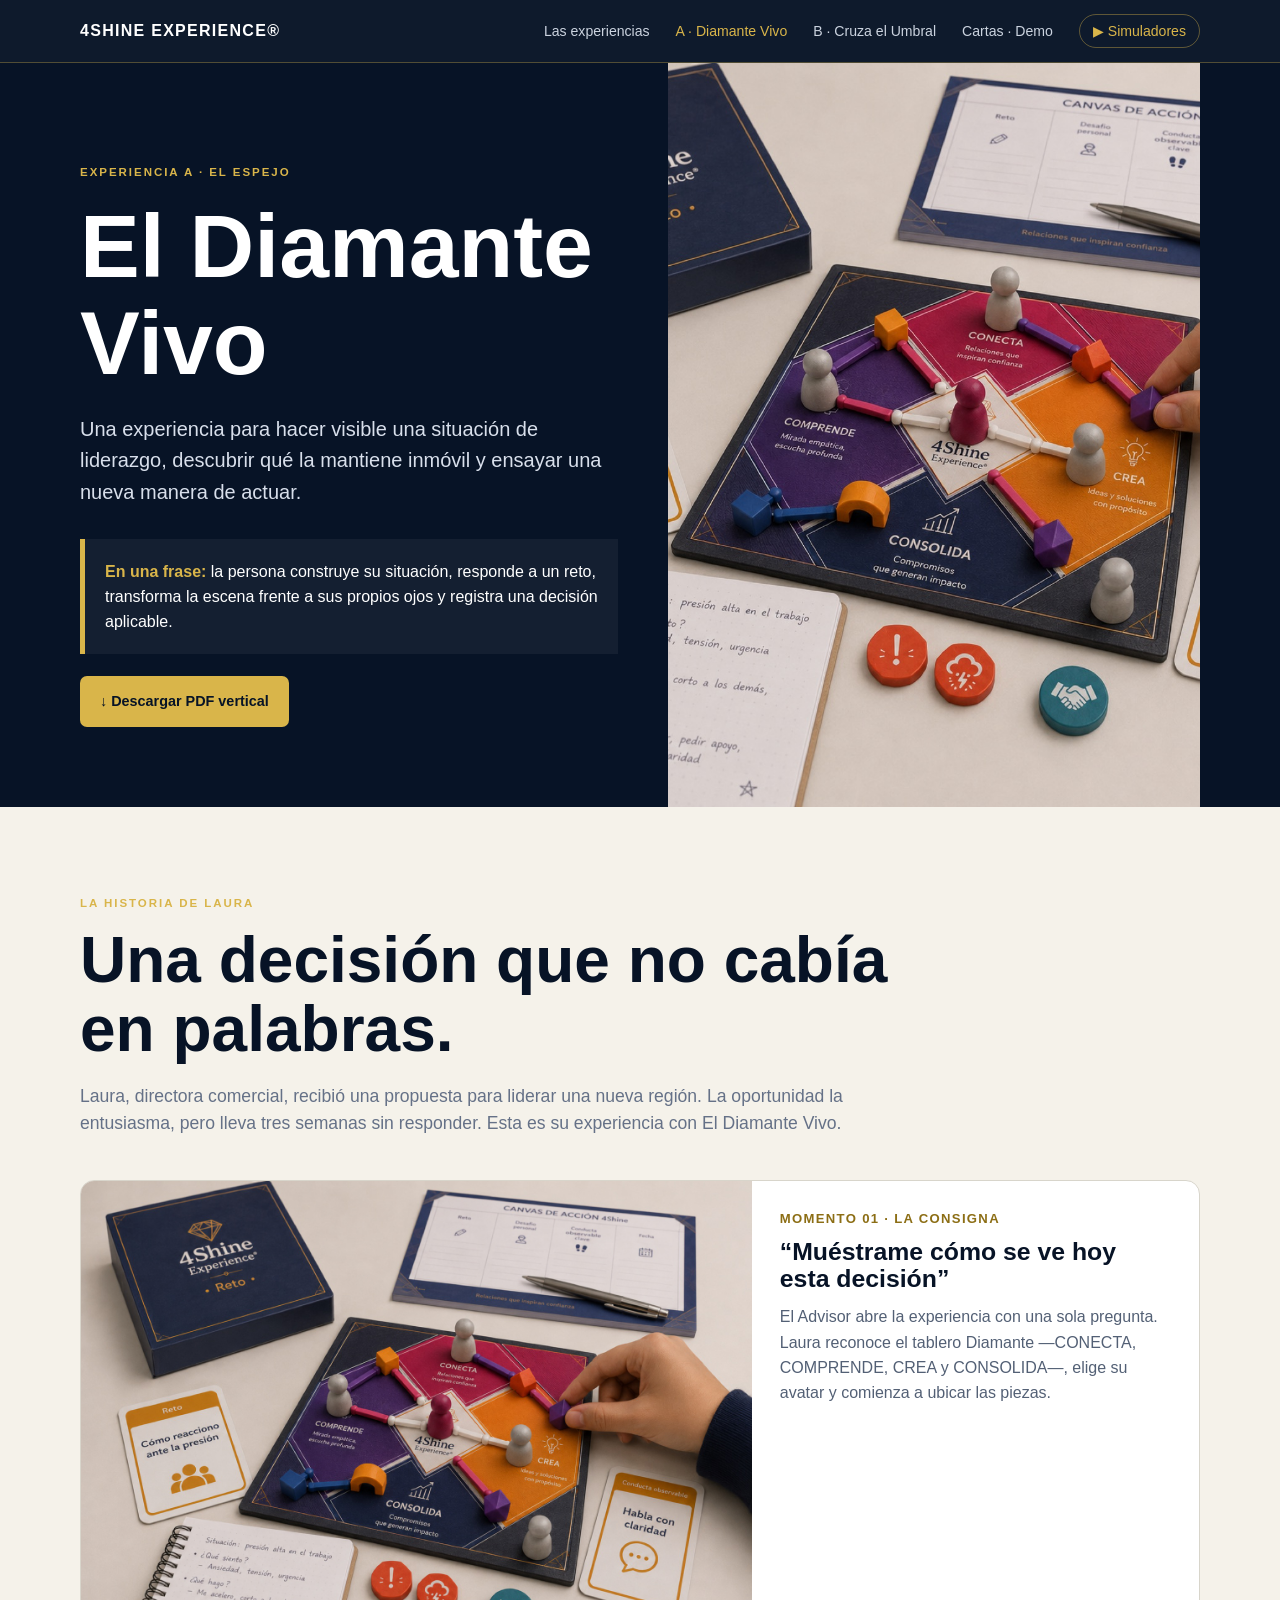
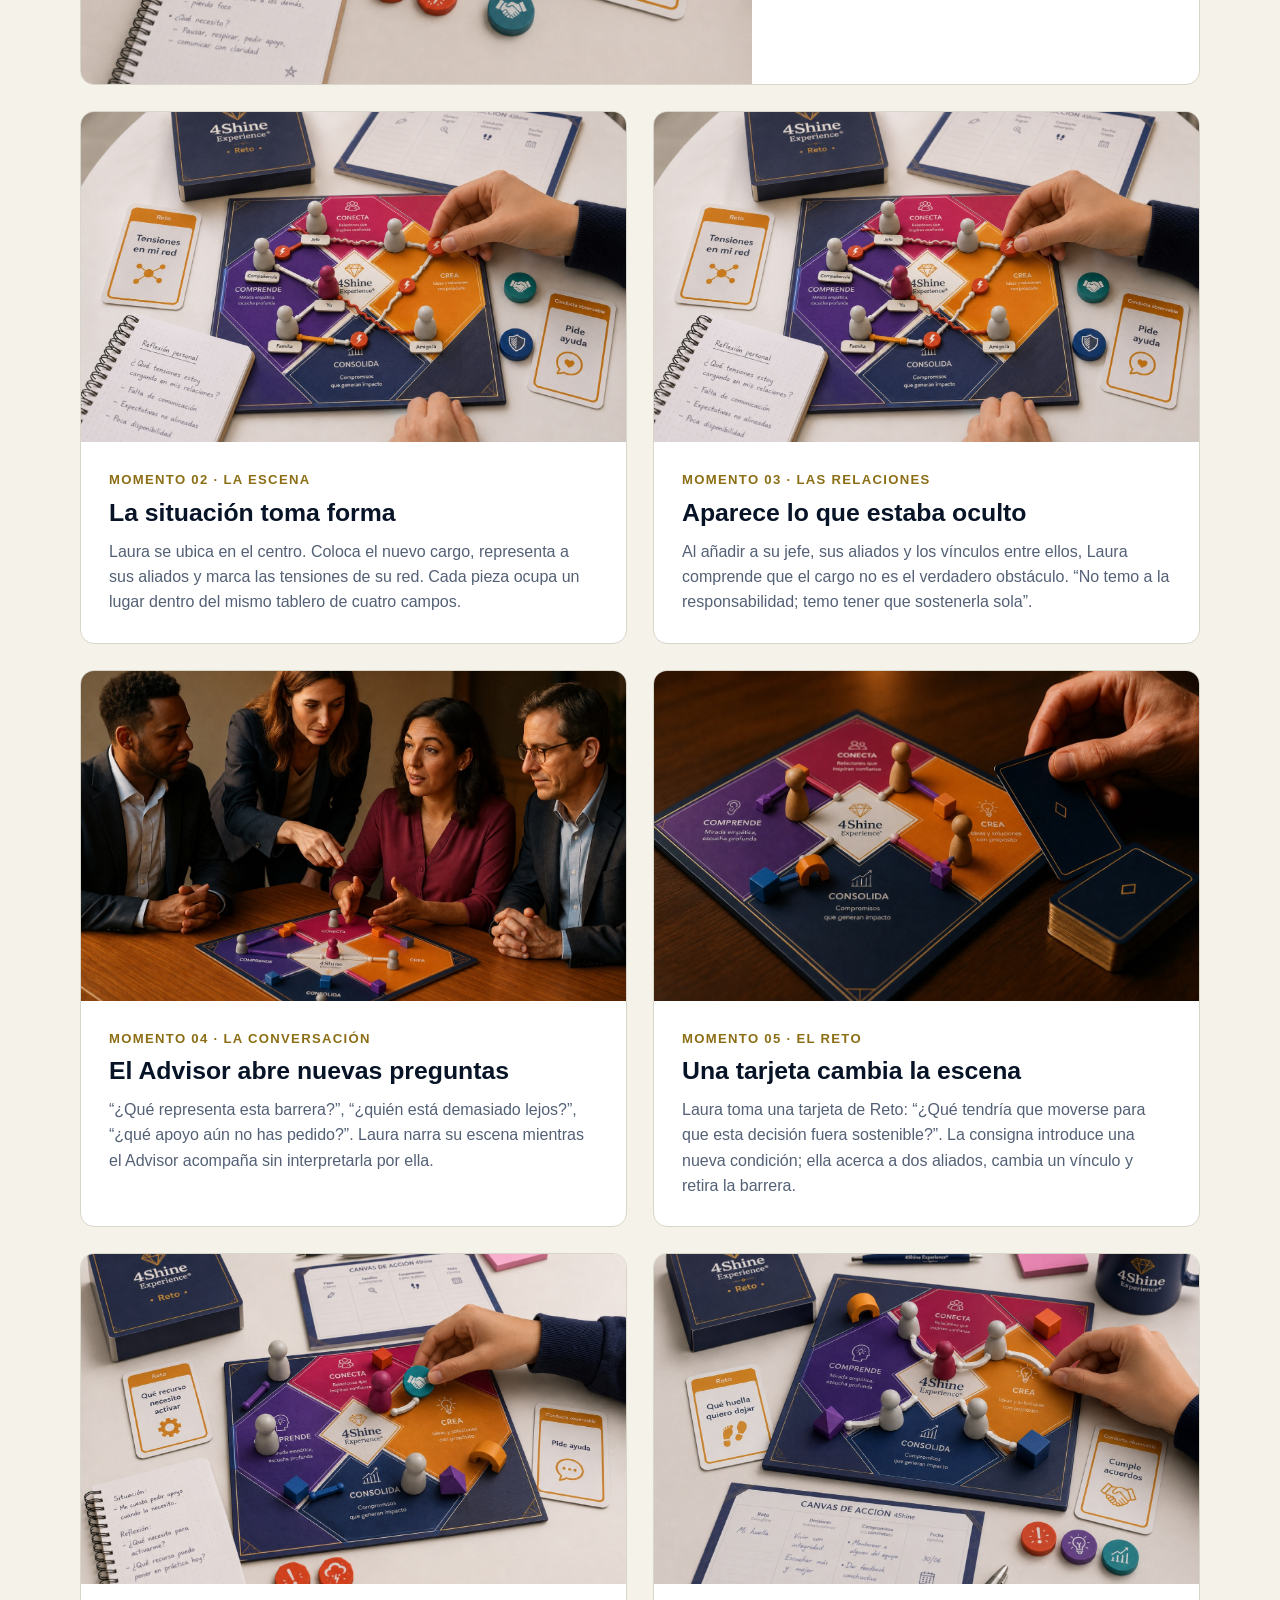
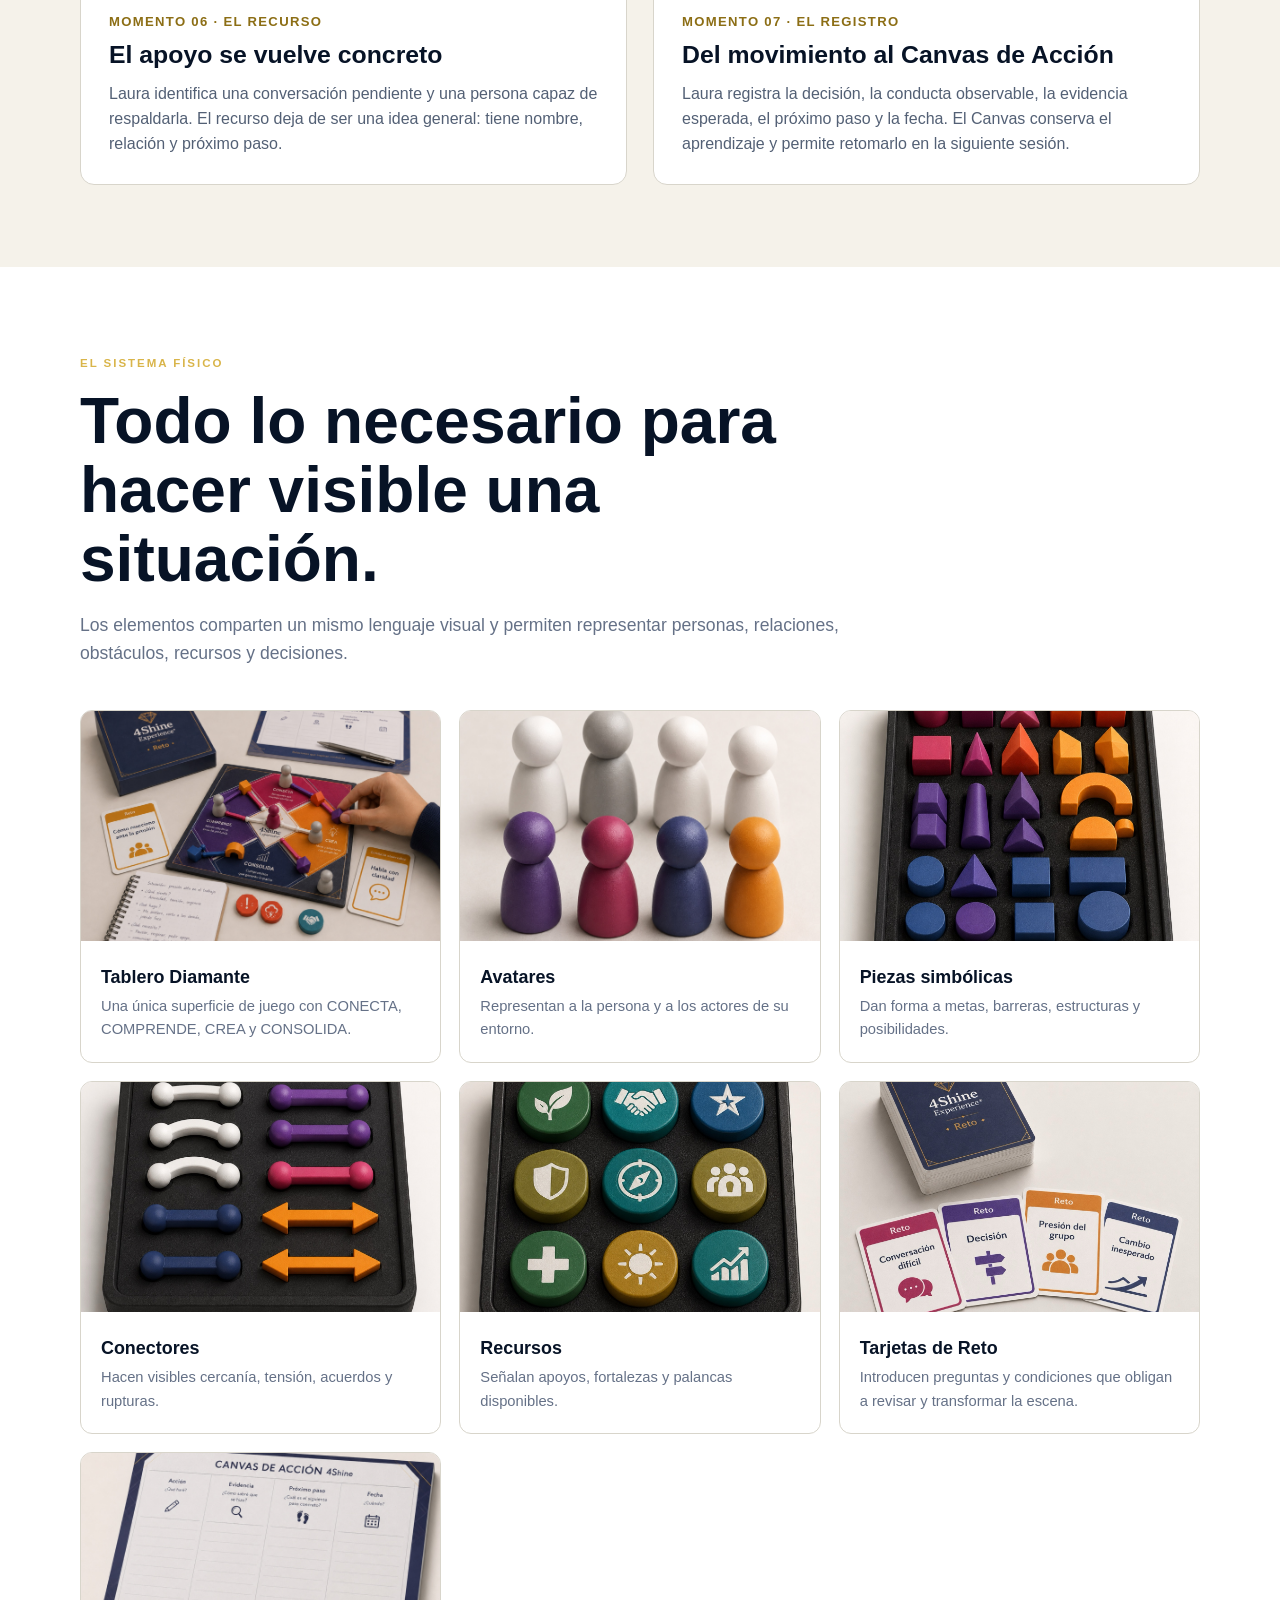
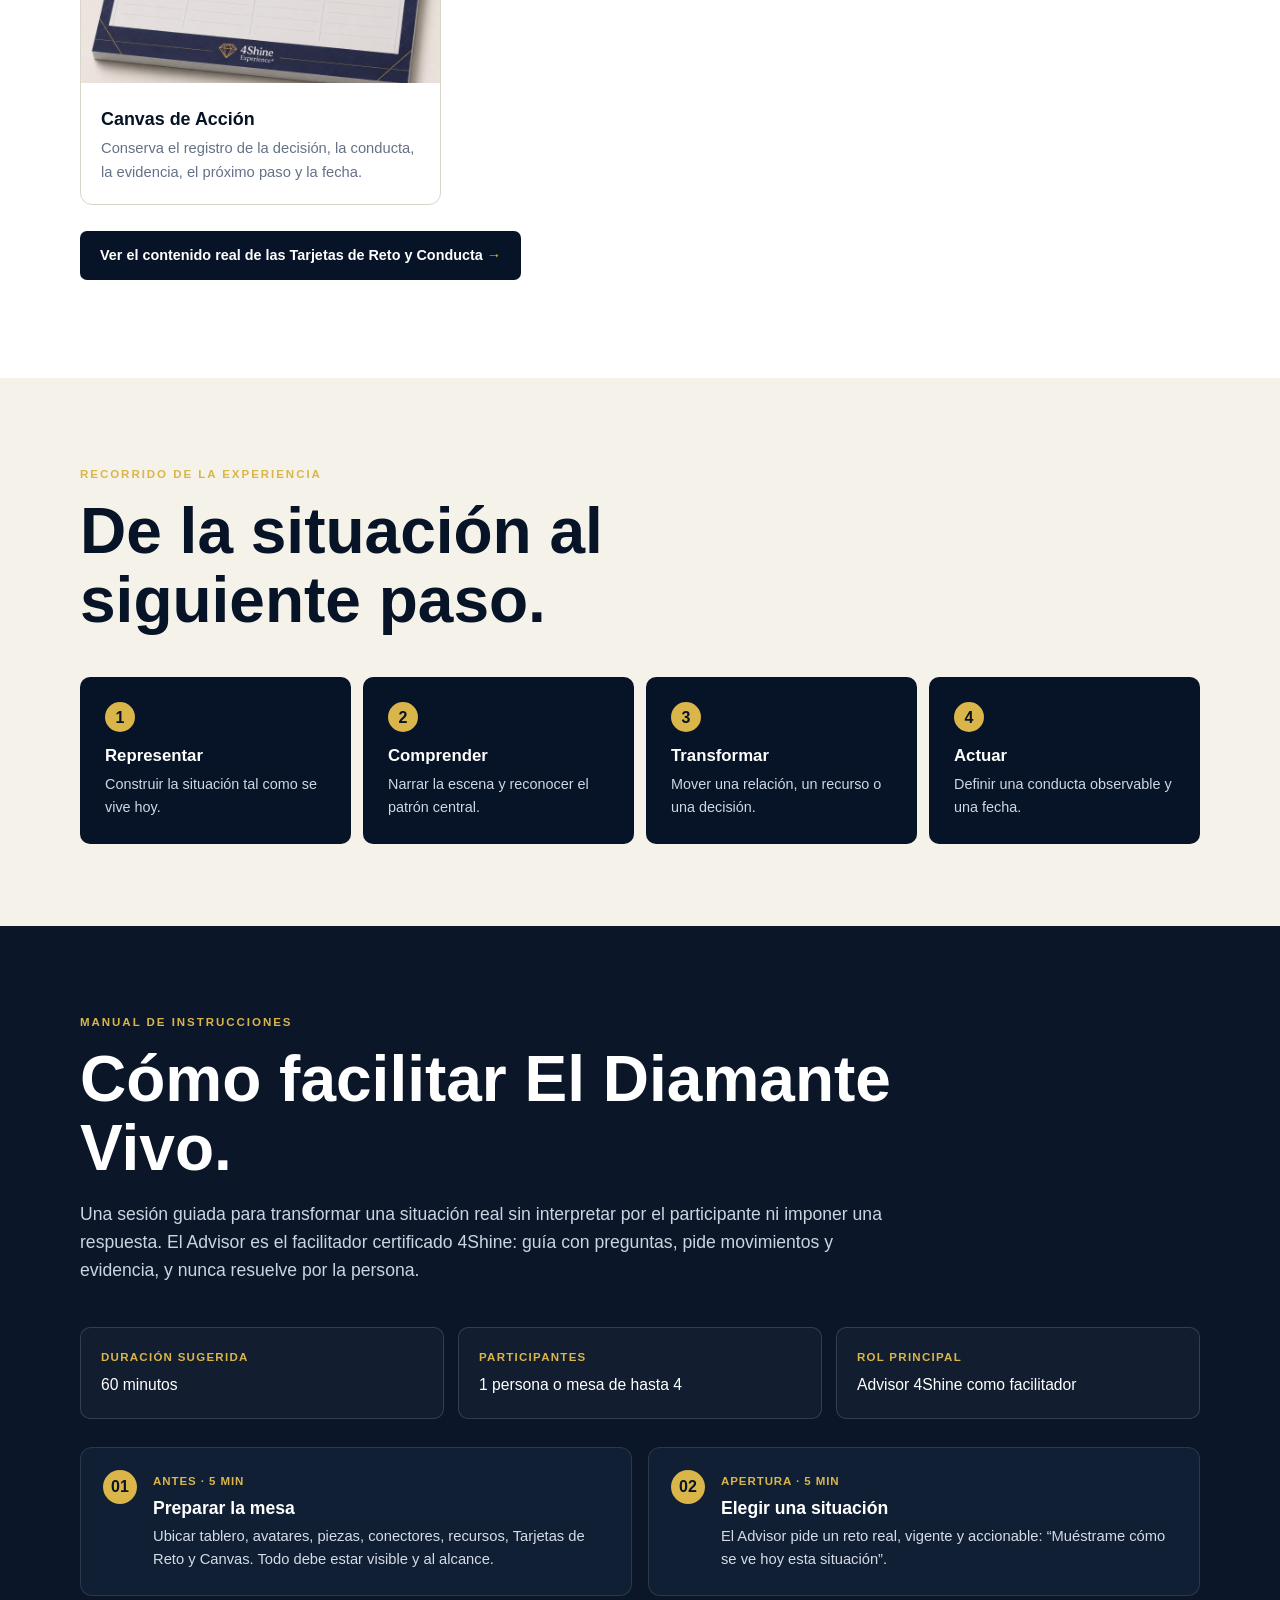
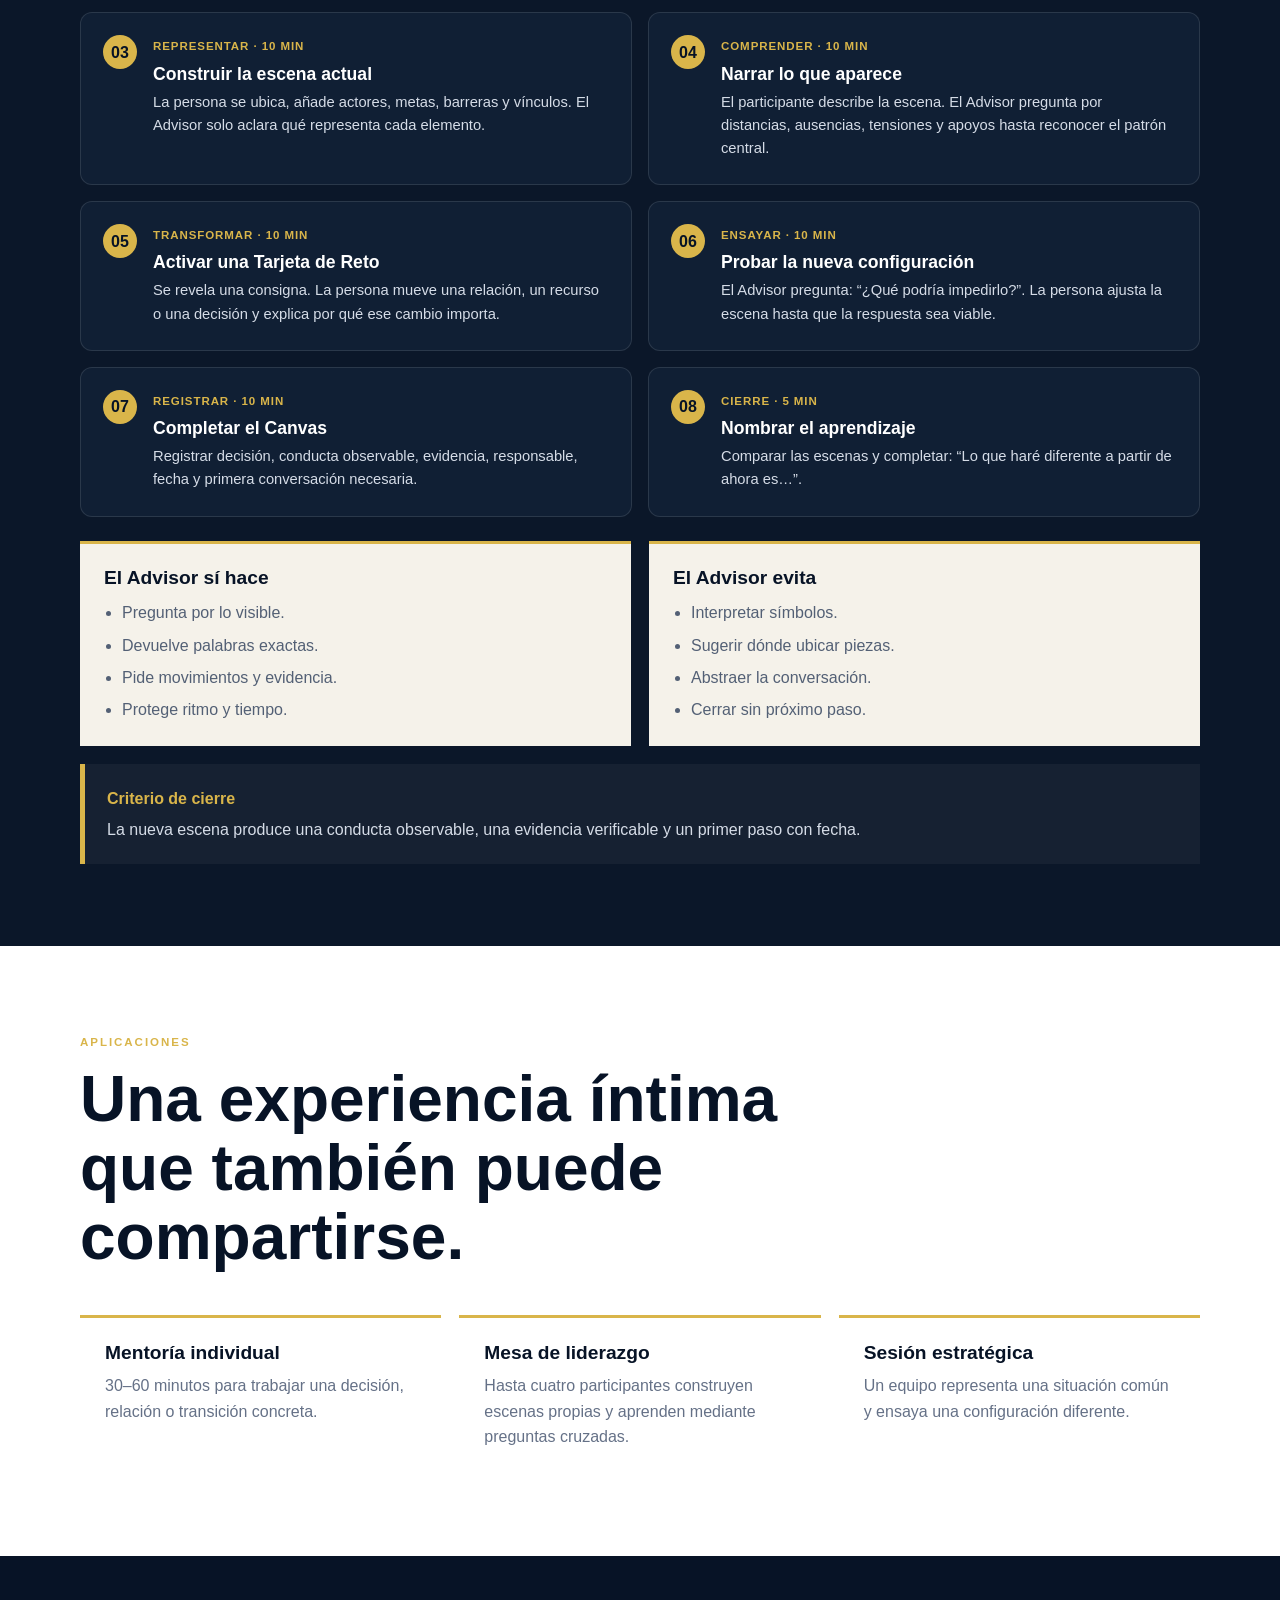
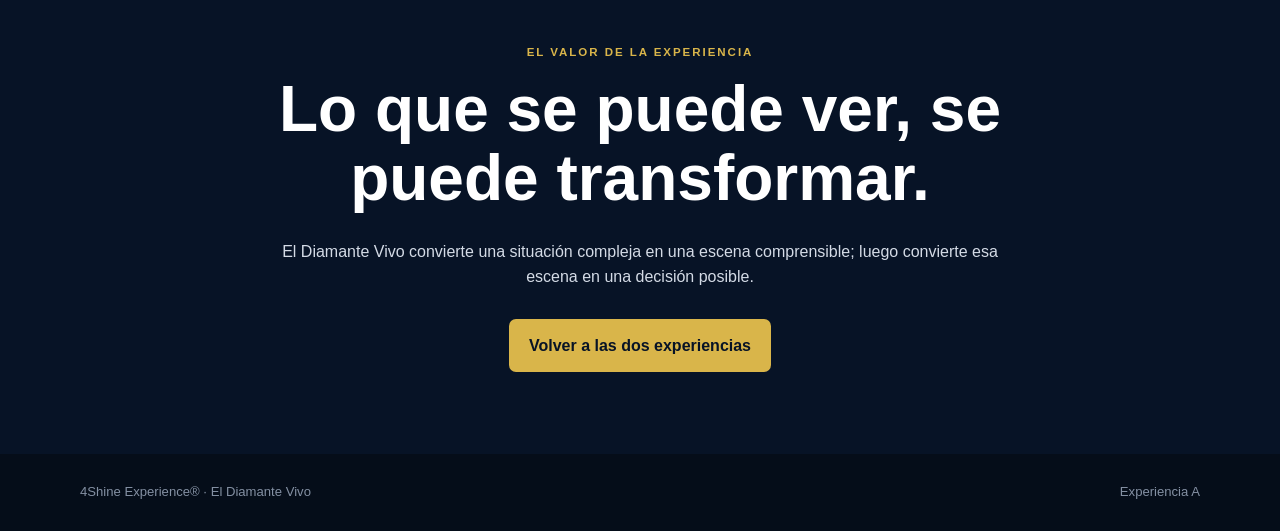
<file: web/opcion-a.html>
<!doctype html><html lang="es"><head><meta charset="utf-8"><meta name="viewport" content="width=device-width,initial-scale=1"><title>El Diamante Vivo · 4Shine Experience</title><link rel="stylesheet" href="experience.css"><link rel="stylesheet" href="manual.css"><style>.hero-img{min-width:0;overflow:hidden}.hero-img img{width:100%}</style></head><body>
<nav><div class="wrap"><a class="brand" href="index.html">4SHINE EXPERIENCE®</a><a class="navlink" href="index.html">Las experiencias</a><a class="navlink active" href="opcion-a.html">A · Diamante Vivo</a><a class="navlink" href="opcion-c.html">B · Cruza el Umbral</a><a class="navlink" href="cartas.html">Cartas · Demo</a><a class="navlink" href="sim/" style="color:#d9b54a;border:1px solid #d9b54a66;border-radius:999px;padding:5px 13px">▶ Simuladores</a></div></nav>
<header class="hero"><div class="wrap hero-grid"><div class="hero-copy"><span class="eyebrow">Experiencia A · El espejo</span><h1>El Diamante Vivo</h1><p class="lead">Una experiencia para hacer visible una situación de liderazgo, descubrir qué la mantiene inmóvil y ensayar una nueva manera de actuar.</p><div class="summary"><b>En una frase:</b> la persona construye su situación, responde a un reto, transforma la escena frente a sus propios ojos y registra una decisión aplicable.</div><a href="../output/pdf/diamante-vivo-4shine.pdf" download style="display:inline-block;margin-top:22px;padding:14px 20px;border-radius:7px;background:#d9b54a;color:#071326;font-size:.9rem;font-weight:900;text-decoration:none">↓ Descargar PDF vertical</a></div><div class="hero-img"><img src="img/a-tablero.jpg" alt="Kit completo de El Diamante Vivo con tablero oficial de cuatro campos, cartas de reto y Canvas de Acción"></div></div></header>
<main>
<section><div class="wrap"><div class="intro"><span class="eyebrow">La historia de Laura</span><h2>Una decisión que no cabía en palabras.</h2><p>Laura, directora comercial, recibió una propuesta para liderar una nueva región. La oportunidad la entusiasma, pero lleva tres semanas sin responder. Esta es su experiencia con El Diamante Vivo.</p></div><div class="story-grid">
<article class="moment wide"><img src="img/a-tablero.jpg" alt="Laura inicia la sesión frente al tablero oficial de cuatro campos"><div class="moment-copy"><span class="moment-num">MOMENTO 01 · LA CONSIGNA</span><h3>“Muéstrame cómo se ve hoy esta decisión”</h3><p>El Advisor abre la experiencia con una sola pregunta. Laura reconoce el tablero Diamante —CONECTA, COMPRENDE, CREA y CONSOLIDA—, elige su avatar y comienza a ubicar las piezas.</p></div></article>
<article class="moment"><img src="img/a-red.jpg" alt="Escena construida sobre el tablero oficial"><div class="moment-copy"><span class="moment-num">MOMENTO 02 · LA ESCENA</span><h3>La situación toma forma</h3><p>Laura se ubica en el centro. Coloca el nuevo cargo, representa a sus aliados y marca las tensiones de su red. Cada pieza ocupa un lugar dentro del mismo tablero de cuatro campos.</p></div></article>
<article class="moment"><img src="img/a-red.jpg" alt="Actores y vínculos representados sobre el tablero"><div class="moment-copy"><span class="moment-num">MOMENTO 03 · LAS RELACIONES</span><h3>Aparece lo que estaba oculto</h3><p>Al añadir a su jefe, sus aliados y los vínculos entre ellos, Laura comprende que el cargo no es el verdadero obstáculo. “No temo a la responsabilidad; temo tener que sostenerla sola”.</p></div></article>
<article class="moment"><img src="img/a-story-debrief-unificado.jpg" alt="Conversación guiada alrededor del tablero oficial"><div class="moment-copy"><span class="moment-num">MOMENTO 04 · LA CONVERSACIÓN</span><h3>El Advisor abre nuevas preguntas</h3><p>“¿Qué representa esta barrera?”, “¿quién está demasiado lejos?”, “¿qué apoyo aún no has pedido?”. Laura narra su escena mientras el Advisor acompaña sin interpretarla por ella.</p></div></article>
<article class="moment"><img src="img/a-story-reto-unificado.jpg" alt="Tarjeta de reto junto al tablero oficial"><div class="moment-copy"><span class="moment-num">MOMENTO 05 · EL RETO</span><h3>Una tarjeta cambia la escena</h3><p>Laura toma una tarjeta de Reto: “¿Qué tendría que moverse para que esta decisión fuera sostenible?”. La consigna introduce una nueva condición; ella acerca a dos aliados, cambia un vínculo y retira la barrera.</p></div></article>
<article class="moment"><img src="img/a-recurso.jpg" alt="Activación de un recurso sobre el tablero"><div class="moment-copy"><span class="moment-num">MOMENTO 06 · EL RECURSO</span><h3>El apoyo se vuelve concreto</h3><p>Laura identifica una conversación pendiente y una persona capaz de respaldarla. El recurso deja de ser una idea general: tiene nombre, relación y próximo paso.</p></div></article>
<article class="moment"><img src="img/a-legado.jpg" alt="Registro de la decisión en el Canvas de Acción"><div class="moment-copy"><span class="moment-num">MOMENTO 07 · EL REGISTRO</span><h3>Del movimiento al Canvas de Acción</h3><p>Laura registra la decisión, la conducta observable, la evidencia esperada, el próximo paso y la fecha. El Canvas conserva el aprendizaje y permite retomarlo en la siguiente sesión.</p></div></article>
</div></div></section>
<section class="alt"><div class="wrap"><div class="intro"><span class="eyebrow">El sistema físico</span><h2>Todo lo necesario para hacer visible una situación.</h2><p>Los elementos comparten un mismo lenguaje visual y permiten representar personas, relaciones, obstáculos, recursos y decisiones.</p></div><div class="kit">
<article class="kit-card"><img src="img/a-tablero.jpg" alt="Tablero Diamante oficial"><div><h3>Tablero Diamante</h3><p>Una única superficie de juego con CONECTA, COMPRENDE, CREA y CONSOLIDA.</p></div></article><article class="kit-card"><img src="img/kit-avatares.jpg" alt="Avatares"><div><h3>Avatares</h3><p>Representan a la persona y a los actores de su entorno.</p></div></article><article class="kit-card"><img src="img/kit-piezas.jpg" alt="Piezas simbólicas"><div><h3>Piezas simbólicas</h3><p>Dan forma a metas, barreras, estructuras y posibilidades.</p></div></article><article class="kit-card"><img src="img/kit-conectores.jpg" alt="Conectores"><div><h3>Conectores</h3><p>Hacen visibles cercanía, tensión, acuerdos y rupturas.</p></div></article><article class="kit-card"><img src="img/kit-recurso.jpg" alt="Recursos"><div><h3>Recursos</h3><p>Señalan apoyos, fortalezas y palancas disponibles.</p></div></article><article class="kit-card"><img src="img/kit-cartas-reto.jpg" alt="Tarjetas de Reto"><div><h3>Tarjetas de Reto</h3><p>Introducen preguntas y condiciones que obligan a revisar y transformar la escena.</p></div></article><article class="kit-card"><img src="img/kit-canvas.jpg" alt="Canvas de Acción"><div><h3>Canvas de Acción</h3><p>Conserva el registro de la decisión, la conducta, la evidencia, el próximo paso y la fecha.</p></div></article>
</div><p style="margin-top:26px"><a href="cartas.html" style="display:inline-block;padding:13px 20px;border-radius:7px;background:#071326;color:white;font-weight:900;text-decoration:none;font-size:.9rem">Ver el contenido real de las Tarjetas de Reto y Conducta <span style="color:#d9b54a">→</span></a></p></div></section>
<section><div class="wrap"><div class="intro"><span class="eyebrow">Recorrido de la experiencia</span><h2>De la situación al siguiente paso.</h2></div><div class="route"><div><h3>Representar</h3><p>Construir la situación tal como se vive hoy.</p></div><div><h3>Comprender</h3><p>Narrar la escena y reconocer el patrón central.</p></div><div><h3>Transformar</h3><p>Mover una relación, un recurso o una decisión.</p></div><div><h3>Actuar</h3><p>Definir una conducta observable y una fecha.</p></div></div></div></section>
<section class="manual-section"><div class="wrap"><div class="intro"><span class="eyebrow">Manual de instrucciones</span><h2>Cómo facilitar El Diamante Vivo.</h2><p>Una sesión guiada para transformar una situación real sin interpretar por el participante ni imponer una respuesta. El Advisor es el facilitador certificado 4Shine: guía con preguntas, pide movimientos y evidencia, y nunca resuelve por la persona.</p></div><div class="manual-meta"><div><b>Duración sugerida</b><span>60 minutos</span></div><div><b>Participantes</b><span>1 persona o mesa de hasta 4</span></div><div><b>Rol principal</b><span>Advisor 4Shine como facilitador</span></div></div><div class="manual-steps"><article class="manual-step"><span class="time">ANTES · 5 MIN</span><h3>Preparar la mesa</h3><p>Ubicar tablero, avatares, piezas, conectores, recursos, Tarjetas de Reto y Canvas. Todo debe estar visible y al alcance.</p></article><article class="manual-step"><span class="time">APERTURA · 5 MIN</span><h3>Elegir una situación</h3><p>El Advisor pide un reto real, vigente y accionable: “Muéstrame cómo se ve hoy esta situación”.</p></article><article class="manual-step"><span class="time">REPRESENTAR · 10 MIN</span><h3>Construir la escena actual</h3><p>La persona se ubica, añade actores, metas, barreras y vínculos. El Advisor solo aclara qué representa cada elemento.</p></article><article class="manual-step"><span class="time">COMPRENDER · 10 MIN</span><h3>Narrar lo que aparece</h3><p>El participante describe la escena. El Advisor pregunta por distancias, ausencias, tensiones y apoyos hasta reconocer el patrón central.</p></article><article class="manual-step"><span class="time">TRANSFORMAR · 10 MIN</span><h3>Activar una Tarjeta de Reto</h3><p>Se revela una consigna. La persona mueve una relación, un recurso o una decisión y explica por qué ese cambio importa.</p></article><article class="manual-step"><span class="time">ENSAYAR · 10 MIN</span><h3>Probar la nueva configuración</h3><p>El Advisor pregunta: “¿Qué podría impedirlo?”. La persona ajusta la escena hasta que la respuesta sea viable.</p></article><article class="manual-step"><span class="time">REGISTRAR · 10 MIN</span><h3>Completar el Canvas</h3><p>Registrar decisión, conducta observable, evidencia, responsable, fecha y primera conversación necesaria.</p></article><article class="manual-step"><span class="time">CIERRE · 5 MIN</span><h3>Nombrar el aprendizaje</h3><p>Comparar las escenas y completar: “Lo que haré diferente a partir de ahora es…”.</p></article></div><div class="manual-guides"><div class="manual-guide"><h3>El Advisor sí hace</h3><ul><li>Pregunta por lo visible.</li><li>Devuelve palabras exactas.</li><li>Pide movimientos y evidencia.</li><li>Protege ritmo y tiempo.</li></ul></div><div class="manual-guide"><h3>El Advisor evita</h3><ul><li>Interpretar símbolos.</li><li>Sugerir dónde ubicar piezas.</li><li>Abstraer la conversación.</li><li>Cerrar sin próximo paso.</li></ul></div></div><div class="manual-close"><strong>Criterio de cierre</strong><p>La nueva escena produce una conducta observable, una evidencia verificable y un primer paso con fecha.</p></div></div></section>
<section class="alt"><div class="wrap"><div class="intro"><span class="eyebrow">Aplicaciones</span><h2>Una experiencia íntima que también puede compartirse.</h2></div><div class="formats"><div class="format"><h3>Mentoría individual</h3><p>30–60 minutos para trabajar una decisión, relación o transición concreta.</p></div><div class="format"><h3>Mesa de liderazgo</h3><p>Hasta cuatro participantes construyen escenas propias y aprenden mediante preguntas cruzadas.</p></div><div class="format"><h3>Sesión estratégica</h3><p>Un equipo representa una situación común y ensaya una configuración diferente.</p></div></div></div></section>
<section class="final"><div class="wrap"><span class="eyebrow">El valor de la experiencia</span><h2>Lo que se puede ver, se puede transformar.</h2><p>El Diamante Vivo convierte una situación compleja en una escena comprensible; luego convierte esa escena en una decisión posible.</p><a class="back" href="index.html">Volver a las dos experiencias</a></div></section>
</main><footer><div class="wrap footer-row"><span>4Shine Experience® · El Diamante Vivo</span><span>Experiencia A</span></div></footer></body></html>
</file>
<file: public/experience.css>
:root{--ink:#071326;--paper:#f5f2ea;--gold:#d9b54a;--muted:#657187;--line:#d8d5cb}*{box-sizing:border-box}html{scroll-behavior:smooth}body{margin:0;background:var(--paper);color:var(--ink);font-family:Arial,sans-serif;line-height:1.58}.wrap{width:min(1120px,calc(100% - 40px));margin:auto}a{color:inherit}nav{position:sticky;top:0;z-index:10;background:#071326f7;color:white;border-bottom:1px solid #d9b54a55}nav .wrap{height:62px;display:flex;align-items:center;gap:26px}.brand{font-weight:800;letter-spacing:.08em;margin-right:auto;text-decoration:none}.navlink{text-decoration:none;color:#cbd3df;font-size:.88rem}.navlink.active{color:var(--gold)}.hero{background:var(--ink);color:white}.hero-grid{display:grid;grid-template-columns:1.05fr .95fr;min-height:610px}.hero-copy{padding:95px 50px 80px 0;align-self:center}.hero-img img{width:50vw;height:100%;object-fit:cover;display:block}.eyebrow{text-transform:uppercase;letter-spacing:.17em;font-size:.72rem;font-weight:800;color:var(--gold)}h1,h2,h3{line-height:1.08;margin:0}h1{font-size:clamp(3.5rem,7vw,6.6rem);margin:15px 0 22px}.lead{font-size:1.25rem;color:#d8dfeb;max-width:650px}.summary{margin-top:30px;padding:20px;border-left:5px solid var(--gold);background:#ffffff0d}.summary b{color:var(--gold)}section{padding:82px 0}.intro{max-width:820px;margin-bottom:42px}.intro h2{font-size:clamp(2.2rem,5vw,4rem);margin:12px 0 18px}.intro p{font-size:1.1rem;color:var(--muted)}.alt{background:white}.story-grid{display:grid;grid-template-columns:1fr 1fr;gap:26px}.moment{background:white;border:1px solid var(--line);border-radius:14px;overflow:hidden}.alt .moment{background:var(--paper)}.moment img{width:100%;height:330px;object-fit:cover;display:block}.moment-copy{padding:28px}.moment-num{display:block;color:#8c6e15;font-weight:900;font-size:.82rem;letter-spacing:.1em;margin-bottom:9px}.moment h3{font-size:1.55rem;margin-bottom:12px}.moment p{color:#536075;margin:0}.moment.wide{grid-column:1/-1;display:grid;grid-template-columns:1.2fr .8fr}.moment.wide img{height:100%;min-height:380px}.kit{display:grid;grid-template-columns:repeat(3,1fr);gap:18px}.kit-card{border:1px solid var(--line);border-radius:12px;overflow:hidden;background:white}.kit-card img{width:100%;height:230px;object-fit:cover}.kit-card div{padding:20px}.kit-card h3{font-size:1.12rem;margin-bottom:8px}.kit-card p{margin:0;color:var(--muted);font-size:.92rem}.route{display:grid;grid-template-columns:repeat(4,1fr);gap:12px;counter-reset:r}.route div{background:var(--ink);color:white;padding:25px;border-radius:10px;counter-increment:r}.route div:before{content:counter(r);display:grid;place-items:center;width:30px;height:30px;border-radius:50%;background:var(--gold);color:var(--ink);font-weight:900;margin-bottom:15px}.route h3{font-size:1.05rem;margin-bottom:8px}.route p{margin:0;color:#cfd7e4;font-size:.9rem}.formats{display:grid;grid-template-columns:repeat(3,1fr);gap:18px}.format{padding:25px;border-top:3px solid var(--gold);background:white}.format h3{font-size:1.2rem;margin-bottom:10px}.format p{color:var(--muted);margin:0}.final{background:var(--ink);color:white;text-align:center}.final h2{font-size:clamp(2.3rem,5vw,4.4rem);max-width:850px;margin:12px auto 25px}.final p{color:#d4dbe6;max-width:730px;margin:auto}.back{display:inline-block;margin-top:30px;background:var(--gold);color:var(--ink);padding:14px 20px;border-radius:7px;text-decoration:none;font-weight:800}footer{background:#050d19;color:#8490a3;padding:28px 0;font-size:.82rem}.footer-row{display:flex;justify-content:space-between}@media(max-width:820px){.hero-grid,.story-grid,.moment.wide,.kit,.route,.formats{grid-template-columns:1fr}.hero-copy{padding:70px 0 50px}.hero-img img{width:100%;height:380px}.moment.wide img{min-height:300px}.navlink{display:none}.footer-row{display:block}}

/* nota de voz del Advisor en el bloque de simulador */
.sim-voz{margin-top:18px;font-size:.86rem;line-height:1.55;color:#c9d1dc;background:#ffffff08;
  border:1px solid rgba(255,255,255,.09);border-left:3px solid var(--gold,#d9b54a);border-radius:10px;padding:13px 16px}
.sim-voz b{color:#e8dfc6}
</file>
<file: public/manual.css>
.manual-section{background:#0b1729;color:white}.manual-section .intro p{color:#cbd4e1}.manual-meta{display:grid;grid-template-columns:repeat(3,1fr);gap:14px;margin-bottom:28px}.manual-meta div{padding:20px;border:1px solid #ffffff24;border-radius:10px;background:#ffffff08}.manual-meta b{display:block;color:#d9b54a;font-size:.72rem;letter-spacing:.11em;text-transform:uppercase;margin-bottom:6px}.manual-meta span{font-size:.98rem}.manual-steps{display:grid;grid-template-columns:repeat(2,1fr);gap:16px;counter-reset:manual}.manual-step{position:relative;padding:24px 24px 24px 72px;border-radius:12px;background:#101f34;border:1px solid #ffffff1c;counter-increment:manual}.manual-step:before{content:counter(manual,decimal-leading-zero);position:absolute;left:22px;top:22px;display:grid;place-items:center;width:34px;height:34px;border-radius:50%;background:#d9b54a;color:#071326;font-weight:900}.manual-step h3{font-size:1.1rem;margin-bottom:7px}.manual-step .time{display:block;color:#d9b54a;font-size:.72rem;font-weight:900;letter-spacing:.08em;margin-bottom:9px}.manual-step p{margin:0;color:#d5dce7;font-size:.92rem}.manual-guides{display:grid;grid-template-columns:1fr 1fr;gap:18px;margin-top:24px}.manual-guide{padding:24px;border-top:3px solid #d9b54a;background:#f5f2ea;color:#071326}.manual-guide h3{font-size:1.2rem;margin-bottom:12px}.manual-guide ul{margin:0;padding-left:18px;color:#536075}.manual-guide li+li{margin-top:7px}.manual-close{margin-top:18px;padding:22px;border-left:5px solid #d9b54a;background:#ffffff0b}.manual-close strong{color:#d9b54a}.manual-close p{margin:5px 0 0;color:#d5dce7}@media(max-width:820px){.manual-meta,.manual-steps,.manual-guides{grid-template-columns:1fr}}
</file>
<file: web/sim/sim.css>
:root{
  --ink:#071326; --deep:#050d19; --panel:#0d1c31; --panel2:#101f34;
  --paper:#f5f2ea; --gold:#d9b54a; --gold-b:#f0d488;
  --line:#ffffff1f; --muted:#93a2b8; --text:#e8eef7;
  --centro:#c13a68; --vinculo:#8b59b2; --sistema:#ed8124; --legado:#3988ca;
  --ok:#5aa06e; --no:#c8503f;
}
*{box-sizing:border-box}
body{margin:0;background:var(--deep);color:var(--text);font-family:Arial,Helvetica,sans-serif;line-height:1.55;
  background-image:radial-gradient(circle at 78% -8%,#d9b54a14,transparent 42%),radial-gradient(circle at 8% 12%,#3988ca12,transparent 40%);
  background-attachment:fixed;min-height:100vh}
.wrap{width:min(1180px,calc(100% - 40px));margin:auto}
h1,h2,h3,h4{line-height:1.1;margin:0}
.eyebrow{text-transform:uppercase;letter-spacing:.18em;font-size:.7rem;font-weight:800;color:var(--gold)}
button{font-family:inherit}
.hidden{display:none!important}

/* ===== barra superior ===== */
.topbar{position:sticky;top:0;z-index:30;background:#050d19f2;backdrop-filter:blur(9px);border-bottom:1px solid #d9b54a44}
.topbar .wrap{height:60px;display:flex;align-items:center;gap:18px}
.brand{font-weight:800;letter-spacing:.09em;font-size:.86rem;color:var(--gold);text-decoration:none;margin-right:auto}
.brand span{color:var(--text);opacity:.65;font-weight:400;letter-spacing:.02em;margin-left:10px}
.hud{display:flex;align-items:center;gap:14px;font-size:.76rem}
.hud .chip{border:1px solid var(--line);border-radius:999px;padding:5px 13px;color:var(--muted)}
.hud .chip b{color:var(--gold-b)}
.linkout{color:var(--muted);text-decoration:none;font-size:.78rem}
.linkout:hover{color:var(--gold-b)}

/* ===== medidor de presión ===== */
.pressure{height:5px;background:#ffffff10;position:relative;overflow:hidden}
.pressure i{position:absolute;inset:0 auto 0 0;width:0;background:linear-gradient(90deg,#3988ca,#ed8124 55%,#c13a68);transition:width 1.1s cubic-bezier(.4,0,.2,1)}

/* ===== pantallas ===== */
.screen{padding:52px 0 90px;animation:fade .5s ease}
@keyframes fade{from{opacity:0;transform:translateY(12px)}to{opacity:1;transform:none}}
.lead{color:var(--muted);font-size:1.06rem;max-width:70ch}

/* ===== setup ===== */
.setup-h1{font-size:clamp(2.6rem,6vw,4.6rem);margin:14px 0 16px}
.setup-h1 em{font-style:normal;color:var(--gold)}
.field{margin:30px 0 8px}
.field label{display:block;font-size:.72rem;letter-spacing:.14em;text-transform:uppercase;color:var(--gold);font-weight:800;margin-bottom:9px}
input[type=text],textarea{width:100%;background:#ffffff0a;border:1px solid var(--line);border-radius:10px;color:var(--text);
  padding:14px 16px;font-size:1rem;font-family:inherit;line-height:1.5}
input[type=text]:focus,textarea:focus{outline:2px solid var(--gold);border-color:transparent}
textarea{min-height:96px;resize:vertical}
.sit-grid{display:grid;grid-template-columns:repeat(3,1fr);gap:14px;margin-top:12px}
.sit{text-align:left;background:var(--panel);border:1px solid var(--line);border-radius:14px;padding:22px;color:var(--text);cursor:pointer;transition:.2s;position:relative}
.sit:hover{border-color:#d9b54a88;transform:translateY(-3px)}
.sit.sel{border-color:var(--gold);box-shadow:0 0 0 2px #d9b54a55,0 14px 30px #00000055;background:var(--panel2)}
.sit .ctx{font-size:.62rem;letter-spacing:.13em;text-transform:uppercase;color:var(--gold);font-weight:900}
.sit h3{font-size:1.28rem;margin:7px 0 10px}
.sit p{margin:0;font-size:.85rem;color:var(--muted)}
.sit .prueba{display:block;margin-top:14px;padding-top:12px;border-top:1px solid var(--line);font-size:.72rem;color:#7f8ea6}
.btn{display:inline-flex;align-items:center;gap:10px;background:var(--gold);color:var(--ink);border:none;border-radius:8px;
  padding:16px 26px;font-size:.95rem;font-weight:900;cursor:pointer;transition:.18s;text-decoration:none}
.btn:hover{background:var(--gold-b)}
.btn:disabled{opacity:.32;cursor:not-allowed}
.btn.ghost{background:transparent;border:1px solid var(--line);color:var(--text)}
.btn.ghost:hover{border-color:var(--gold);color:var(--gold-b);background:transparent}
.btn-row{display:flex;gap:12px;flex-wrap:wrap;margin-top:34px;align-items:center}
.rules-box{margin-top:38px;border:1px solid var(--line);border-radius:14px;padding:26px 28px;background:#ffffff07}
.rules-box h3{font-size:1.05rem;color:var(--gold-b);margin-bottom:12px}
.rules-box ol{margin:0;padding-left:20px;color:var(--muted);font-size:.92rem}
.rules-box li+li{margin-top:7px}

/* ===== mesa de juego ===== */
.round-head{display:flex;align-items:flex-end;justify-content:space-between;gap:20px;flex-wrap:wrap;margin-bottom:26px}
.round-head h2{font-size:clamp(1.9rem,4vw,3rem)}
.round-tag{font-size:.72rem;letter-spacing:.16em;font-weight:900;color:var(--gold)}
.timer{font-variant-numeric:tabular-nums;font-size:2rem;font-weight:900;letter-spacing:.02em;color:var(--text);
  border:1px solid var(--line);border-radius:12px;padding:8px 18px;background:#ffffff08;min-width:132px;text-align:center}
.timer.run{border-color:#5aa06e88}
.timer.warn{border-color:#ed812488;color:#ffb46b}
.timer.out{border-color:#c8503f;color:#ff8f7d;animation:pulse 1s infinite}
@keyframes pulse{50%{opacity:.55}}
.timer small{display:block;font-size:.56rem;letter-spacing:.15em;color:var(--muted);font-weight:800;margin-top:2px}

.reveal-card{border-radius:16px;overflow:hidden;border:1px solid var(--line);background:var(--panel);margin-bottom:24px;box-shadow:0 18px 44px #00000055}
.reveal-top{padding:12px 22px;font-size:.66rem;letter-spacing:.14em;text-transform:uppercase;font-weight:900;color:#07131f}
.reveal-body{padding:26px 28px}
.reveal-body .sit-name{font-size:.72rem;letter-spacing:.13em;text-transform:uppercase;color:var(--gold);font-weight:900;margin-bottom:8px}
.reveal-body p{font-size:1.32rem;margin:0;color:var(--text);line-height:1.45}
.reveal-instr{margin-top:18px;padding-top:16px;border-top:1px dashed var(--line);color:var(--muted);font-size:.92rem}

.play-grid{display:grid;grid-template-columns:1.15fr .85fr;gap:22px;align-items:start}
.panel{background:var(--panel);border:1px solid var(--line);border-radius:14px;padding:24px}
.panel h3{font-size:.74rem;letter-spacing:.15em;text-transform:uppercase;color:var(--gold);margin-bottom:14px}
.hint{font-size:.82rem;color:#7f8ea6;margin:8px 0 0}

/* cartas de movimiento */
.mov-grid{display:grid;grid-template-columns:1fr 1fr;gap:12px}
.mov{--c:var(--gold);text-align:left;background:var(--panel2);border:1px solid var(--line);border-top:3px solid var(--c);
  border-radius:12px;padding:16px;cursor:pointer;color:var(--text);transition:.18s;position:relative}
.mov:hover:not(:disabled){transform:translateY(-3px);border-color:var(--c)}
.mov.sel{box-shadow:0 0 0 2px var(--c),0 12px 26px #00000055;background:#162943}
.mov:disabled{opacity:.3;cursor:not-allowed}
.mov .dim{font-size:.58rem;letter-spacing:.11em;text-transform:uppercase;font-weight:900;color:var(--c)}
.mov h4{font-size:1.25rem;margin:6px 0 3px}
.mov .int{font-size:.82rem;color:var(--muted);margin:0}
.mov .used{position:absolute;top:10px;right:12px;font-size:.56rem;letter-spacing:.1em;color:#7f8ea6;text-transform:uppercase}
.mov-detail{margin-top:14px;border-left:3px solid var(--c,var(--gold));padding:12px 16px;background:#ffffff07;border-radius:0 10px 10px 0}
.mov-detail dt{font-size:.6rem;letter-spacing:.12em;text-transform:uppercase;color:var(--gold);font-weight:900;margin-bottom:3px}
.mov-detail dd{margin:0 0 12px;font-size:.9rem;color:#d5dce7}
.mov-detail dd:last-child{margin-bottom:0}

/* advisor */
.advisor{background:linear-gradient(180deg,#0f2138,#0b1729);border:1px solid #d9b54a55;border-radius:14px;padding:24px;position:sticky;top:78px}
.advisor-head{display:flex;align-items:center;gap:12px;margin-bottom:16px}
.av-mark{width:34px;height:34px;flex:none;background:var(--gold);transform:rotate(45deg);border-radius:5px;
  box-shadow:0 0 0 4px #d9b54a22}
.advisor-head b{display:block;font-size:.95rem}
.advisor-head span{font-size:.68rem;letter-spacing:.12em;text-transform:uppercase;color:var(--muted)}
.av-msg{font-size:1rem;color:#e6ecf6;white-space:pre-wrap;min-height:60px}
.av-sonda{margin-top:16px;padding:14px 16px;border-left:3px solid var(--gold);background:#ffffff09;border-radius:0 10px 10px 0;font-size:.95rem;color:var(--gold-b);font-style:italic}
.av-flags{display:flex;gap:8px;flex-wrap:wrap;margin-top:16px}
.flag{font-size:.66rem;letter-spacing:.09em;text-transform:uppercase;font-weight:900;padding:6px 12px;border-radius:999px;border:1px solid}
.flag.ok{color:#8fd6a5;border-color:#5aa06e88;background:#5aa06e18}
.flag.no{color:#ff9c8c;border-color:#c8503f88;background:#c8503f18}
.flag.mid{color:#ffc98a;border-color:#ed812488;background:#ed812418}
.av-typing{display:inline-flex;gap:5px;align-items:center;color:var(--muted);font-size:.85rem}
.av-typing i{width:6px;height:6px;background:var(--gold);border-radius:50%;animation:bl 1.1s infinite}
.av-typing i:nth-child(2){animation-delay:.18s}.av-typing i:nth-child(3){animation-delay:.36s}
@keyframes bl{0%,60%,100%{opacity:.25}30%{opacity:1}}
.av-offline{margin-top:12px;font-size:.72rem;color:#ffb46b}

/* bitácora */
.log{margin-top:26px;border:1px solid var(--line);border-radius:14px;background:#ffffff05;padding:20px 22px}
.log h3{font-size:.72rem;letter-spacing:.15em;text-transform:uppercase;color:var(--gold);margin-bottom:12px}
.log-item{border-left:2px solid var(--line);padding:0 0 14px 16px;position:relative}
.log-item:last-child{padding-bottom:0}
.log-item:before{content:"";position:absolute;left:-5px;top:5px;width:8px;height:8px;border-radius:50%;background:var(--gold)}
.log-item b{font-size:.74rem;letter-spacing:.1em;text-transform:uppercase;color:var(--gold-b);display:block;margin-bottom:3px}
.log-item p{margin:0;font-size:.88rem;color:var(--muted)}

/* canvas */
.canvas-grid{display:grid;grid-template-columns:1fr 1fr;gap:18px}
.canvas-grid .full{grid-column:1/-1}

/* debrief */
.verdict{border-radius:18px;padding:44px;text-align:center;border:1px solid var(--line);background:var(--panel);margin-bottom:26px}
.verdict.cruzo{border-color:#5aa06e;background:linear-gradient(180deg,#0f2a1e,#0b1729)}
.verdict.nocruzo{border-color:#c8503f;background:linear-gradient(180deg,#2a1512,#0b1729)}
.verdict h2{font-size:clamp(2.2rem,5vw,3.6rem);margin:12px 0 14px}
.verdict p{color:#cfd7e4;max-width:64ch;margin:auto;font-size:1.05rem}
.crit-grid{display:grid;grid-template-columns:repeat(4,1fr);gap:14px;margin-bottom:26px}
.crit{border:1px solid var(--line);border-radius:12px;padding:20px;background:var(--panel);border-top:3px solid var(--cc)}
.crit.si{--cc:#5aa06e}.crit.no{--cc:#c8503f}
.crit b{display:block;font-size:.7rem;letter-spacing:.13em;text-transform:uppercase;color:var(--cc);margin-bottom:8px}
.crit .mark{font-size:1.5rem;font-weight:900;color:var(--cc);line-height:1}
.crit p{margin:8px 0 0;font-size:.85rem;color:var(--muted)}
.insight-grid{display:grid;grid-template-columns:repeat(3,1fr);gap:14px;margin-bottom:26px}
.insight{border:1px solid var(--line);border-radius:12px;padding:22px;background:#ffffff07}
.insight b{display:block;font-size:.68rem;letter-spacing:.13em;text-transform:uppercase;color:var(--gold);margin-bottom:8px}
.insight p{margin:0;font-size:.95rem;color:#d5dce7}
.relato{border-left:4px solid var(--gold);background:#ffffff08;padding:24px 28px;border-radius:0 12px 12px 0;margin-bottom:26px;font-size:1.05rem;color:#e2e9f4}
.transcript{border:1px solid var(--line);border-radius:14px;background:#ffffff05;padding:26px}
.transcript h3{font-size:.74rem;letter-spacing:.15em;text-transform:uppercase;color:var(--gold);margin-bottom:16px}
.tr-round{border-top:1px solid var(--line);padding:16px 0}
.tr-round:first-of-type{border-top:none;padding-top:0}
.tr-round b{color:var(--gold-b);font-size:.8rem;letter-spacing:.08em;text-transform:uppercase}
.tr-round dl{margin:10px 0 0;display:grid;grid-template-columns:130px 1fr;gap:6px 14px;font-size:.88rem}
.tr-round dt{color:#7f8ea6;font-size:.72rem;letter-spacing:.08em;text-transform:uppercase;padding-top:2px}
.tr-round dd{margin:0;color:#d5dce7}

/* progreso pasos */
.steps{display:flex;gap:8px;margin-bottom:22px;flex-wrap:wrap}
.step{font-size:.66rem;letter-spacing:.1em;text-transform:uppercase;font-weight:800;color:#5f6f88;
  border:1px solid var(--line);border-radius:999px;padding:6px 14px}
.step.on{color:var(--ink);background:var(--gold);border-color:var(--gold)}
.step.done{color:#8fd6a5;border-color:#5aa06e66}

@media(max-width:900px){
  .play-grid,.canvas-grid,.crit-grid,.insight-grid,.sit-grid,.mov-grid{grid-template-columns:1fr}
  .advisor{position:static}
  .tr-round dl{grid-template-columns:1fr}
  .hud .chip.hide-sm{display:none}
}
@media print{body{background:white;color:#071326}.topbar,.btn-row,.pressure{display:none}.panel,.transcript,.verdict{border-color:#ccc}}
</file>
<file: public/sim/sim.css>
:root{
  --ink:#071326; --deep:#050d19; --panel:#0d1c31; --panel2:#101f34;
  --paper:#f5f2ea; --gold:#d9b54a; --gold-b:#f0d488;
  --line:#ffffff1f; --muted:#93a2b8; --text:#e8eef7;
  --centro:#c13a68; --vinculo:#8b59b2; --sistema:#ed8124; --legado:#3988ca;
  --ok:#5aa06e; --no:#c8503f;
}
*{box-sizing:border-box}
body{margin:0;background:var(--deep);color:var(--text);font-family:Arial,Helvetica,sans-serif;line-height:1.55;
  background-image:radial-gradient(circle at 78% -8%,#d9b54a14,transparent 42%),radial-gradient(circle at 8% 12%,#3988ca12,transparent 40%);
  background-attachment:fixed;min-height:100vh}
.wrap{width:min(1180px,calc(100% - 40px));margin:auto}
h1,h2,h3,h4{line-height:1.1;margin:0}
.eyebrow{text-transform:uppercase;letter-spacing:.18em;font-size:.7rem;font-weight:800;color:var(--gold)}
button{font-family:inherit}
.hidden{display:none!important}

/* ===== barra superior ===== */
.topbar{position:sticky;top:0;z-index:30;background:#050d19f2;backdrop-filter:blur(9px);border-bottom:1px solid #d9b54a44}
.topbar .wrap{min-height:60px;padding:9px 0;display:flex;align-items:center;gap:14px;flex-wrap:wrap}
.brand{font-weight:800;letter-spacing:.09em;font-size:.86rem;color:var(--gold);text-decoration:none;
  margin-right:auto;min-width:0;white-space:nowrap;overflow:hidden;text-overflow:ellipsis}
.brand span{color:var(--text);opacity:.65;font-weight:400;letter-spacing:.02em;margin-left:10px}
.hud{display:flex;align-items:center;gap:12px;font-size:.76rem;flex-wrap:wrap;justify-content:flex-end}
.hud .chip{border:1px solid var(--line);border-radius:999px;padding:5px 13px;color:var(--muted);white-space:nowrap}
.hud .chip b{color:var(--gold-b)}
.linkout{color:var(--muted);text-decoration:none;font-size:.78rem}
.linkout:hover{color:var(--gold-b)}

/* ===== medidor de presión ===== */
.pressure{height:5px;background:#ffffff10;position:relative;overflow:hidden}
.pressure i{position:absolute;inset:0 auto 0 0;width:0;background:linear-gradient(90deg,#3988ca,#ed8124 55%,#c13a68);transition:width 1.1s cubic-bezier(.4,0,.2,1)}

/* ===== pantallas ===== */
.screen{padding:52px 0 90px;animation:fade .5s ease}
@keyframes fade{from{opacity:0;transform:translateY(12px)}to{opacity:1;transform:none}}
.lead{color:var(--muted);font-size:1.06rem;max-width:70ch}

/* ===== setup ===== */
.setup-h1{font-size:clamp(2.6rem,6vw,4.6rem);margin:14px 0 16px}
.setup-h1 em{font-style:normal;color:var(--gold)}
.field{margin:30px 0 8px}
.field label{display:block;font-size:.72rem;letter-spacing:.14em;text-transform:uppercase;color:var(--gold);font-weight:800;margin-bottom:9px}
input[type=text],textarea{width:100%;background:#ffffff0a;border:1px solid var(--line);border-radius:10px;color:var(--text);
  padding:14px 16px;font-size:1rem;font-family:inherit;line-height:1.5}
input[type=text]:focus,textarea:focus{outline:2px solid var(--gold);border-color:transparent}
textarea{min-height:96px;resize:vertical}
.sit-grid{display:grid;grid-template-columns:repeat(3,1fr);gap:14px;margin-top:12px}
.sit{text-align:left;background:var(--panel);border:1px solid var(--line);border-radius:14px;padding:22px;color:var(--text);cursor:pointer;transition:.2s;position:relative}
.sit:hover{border-color:#d9b54a88;transform:translateY(-3px)}
.sit.sel{border-color:var(--gold);box-shadow:0 0 0 2px #d9b54a55,0 14px 30px #00000055;background:var(--panel2)}
.sit .ctx{font-size:.62rem;letter-spacing:.13em;text-transform:uppercase;color:var(--gold);font-weight:900}
.sit h3{font-size:1.28rem;margin:7px 0 10px}
.sit p{margin:0;font-size:.85rem;color:var(--muted)}
.sit .prueba{display:block;margin-top:14px;padding-top:12px;border-top:1px solid var(--line);font-size:.72rem;color:#7f8ea6}
.btn{display:inline-flex;align-items:center;gap:10px;background:var(--gold);color:var(--ink);border:none;border-radius:8px;
  padding:16px 26px;font-size:.95rem;font-weight:900;cursor:pointer;transition:.18s;text-decoration:none}
.btn:hover{background:var(--gold-b)}
.btn:disabled{opacity:.32;cursor:not-allowed}
.btn.ghost{background:transparent;border:1px solid var(--line);color:var(--text)}
.btn.ghost:hover{border-color:var(--gold);color:var(--gold-b);background:transparent}
.btn-row{display:flex;gap:12px;flex-wrap:wrap;margin-top:34px;align-items:center}
.rules-box{margin-top:38px;border:1px solid var(--line);border-radius:14px;padding:26px 28px;background:#ffffff07}
.rules-box h3{font-size:1.05rem;color:var(--gold-b);margin-bottom:12px}
.rules-box ol{margin:0;padding-left:20px;color:var(--muted);font-size:.92rem}
.rules-box li+li{margin-top:7px}

/* ===== mesa de juego ===== */
.round-head{display:flex;align-items:flex-end;justify-content:space-between;gap:20px;flex-wrap:wrap;margin-bottom:26px}
.round-head h2{font-size:clamp(1.9rem,4vw,3rem)}
.round-tag{font-size:.72rem;letter-spacing:.16em;font-weight:900;color:var(--gold)}
.timer{font-variant-numeric:tabular-nums;font-size:2rem;font-weight:900;letter-spacing:.02em;color:var(--text);
  border:1px solid var(--line);border-radius:12px;padding:8px 18px;background:#ffffff08;min-width:132px;text-align:center}
.timer.run{border-color:#5aa06e88}
.timer.warn{border-color:#ed812488;color:#ffb46b}
.timer.out{border-color:#c8503f;color:#ff8f7d;animation:pulse 1s infinite}
@keyframes pulse{50%{opacity:.55}}
.timer small{display:block;font-size:.56rem;letter-spacing:.15em;color:var(--muted);font-weight:800;margin-top:2px}

.reveal-card{border-radius:16px;overflow:hidden;border:1px solid var(--line);background:var(--panel);margin-bottom:24px;box-shadow:0 18px 44px #00000055}
.reveal-top{padding:12px 22px;font-size:.66rem;letter-spacing:.14em;text-transform:uppercase;font-weight:900;color:#07131f}
.reveal-body{padding:26px 28px}
.reveal-body .sit-name{font-size:.72rem;letter-spacing:.13em;text-transform:uppercase;color:var(--gold);font-weight:900;margin-bottom:8px}
.reveal-body p{font-size:1.32rem;margin:0;color:var(--text);line-height:1.45}
.reveal-instr{margin-top:18px;padding-top:16px;border-top:1px dashed var(--line);color:var(--muted);font-size:.92rem}

.play-grid{display:grid;grid-template-columns:1.15fr .85fr;gap:22px;align-items:start}
.panel{background:var(--panel);border:1px solid var(--line);border-radius:14px;padding:24px}
.panel h3{font-size:.74rem;letter-spacing:.15em;text-transform:uppercase;color:var(--gold);margin-bottom:14px}
.hint{font-size:.82rem;color:#7f8ea6;margin:8px 0 0}

/* cartas de movimiento */
.mov-grid{display:grid;grid-template-columns:1fr 1fr;gap:12px}
.mov{--c:var(--gold);text-align:left;background:var(--panel2);border:1px solid var(--line);border-top:3px solid var(--c);
  border-radius:12px;padding:16px;cursor:pointer;color:var(--text);transition:.18s;position:relative}
.mov:hover:not(:disabled){transform:translateY(-3px);border-color:var(--c)}
.mov.sel{box-shadow:0 0 0 2px var(--c),0 12px 26px #00000055;background:#162943}
.mov:disabled{opacity:.3;cursor:not-allowed}
.mov .dim{font-size:.58rem;letter-spacing:.11em;text-transform:uppercase;font-weight:900;color:var(--c)}
.mov h4{font-size:1.25rem;margin:6px 0 3px}
.mov .int{font-size:.82rem;color:var(--muted);margin:0}
.mov .used{position:absolute;top:10px;right:12px;font-size:.56rem;letter-spacing:.1em;color:#7f8ea6;text-transform:uppercase}
.mov-detail{margin-top:14px;border-left:3px solid var(--c,var(--gold));padding:12px 16px;background:#ffffff07;border-radius:0 10px 10px 0}
.mov-detail dt{font-size:.6rem;letter-spacing:.12em;text-transform:uppercase;color:var(--gold);font-weight:900;margin-bottom:3px}
.mov-detail dd{margin:0 0 12px;font-size:.9rem;color:#d5dce7}
.mov-detail dd:last-child{margin-bottom:0}

/* advisor */
.advisor{background:linear-gradient(180deg,#0f2138,#0b1729);border:1px solid #d9b54a55;border-radius:14px;padding:24px;position:sticky;top:78px}
.advisor-head{display:flex;align-items:center;gap:12px;margin-bottom:16px}
.av-mark{width:34px;height:34px;flex:none;background:var(--gold);transform:rotate(45deg);border-radius:5px;
  box-shadow:0 0 0 4px #d9b54a22}
.advisor-head b{display:block;font-size:.95rem}
.advisor-head span{font-size:.68rem;letter-spacing:.12em;text-transform:uppercase;color:var(--muted)}
.av-msg{font-size:1rem;color:#e6ecf6;white-space:pre-wrap;min-height:60px}
.av-sonda{margin-top:16px;padding:14px 16px;border-left:3px solid var(--gold);background:#ffffff09;border-radius:0 10px 10px 0;font-size:.95rem;color:var(--gold-b);font-style:italic}
.av-flags{display:flex;gap:8px;flex-wrap:wrap;margin-top:16px}
.flag{font-size:.66rem;letter-spacing:.09em;text-transform:uppercase;font-weight:900;padding:6px 12px;border-radius:999px;border:1px solid}
.flag.ok{color:#8fd6a5;border-color:#5aa06e88;background:#5aa06e18}
.flag.no{color:#ff9c8c;border-color:#c8503f88;background:#c8503f18}
.flag.mid{color:#ffc98a;border-color:#ed812488;background:#ed812418}
.av-typing{display:inline-flex;gap:5px;align-items:center;color:var(--muted);font-size:.85rem}
.av-typing i{width:6px;height:6px;background:var(--gold);border-radius:50%;animation:bl 1.1s infinite}
.av-typing i:nth-child(2){animation-delay:.18s}.av-typing i:nth-child(3){animation-delay:.36s}
@keyframes bl{0%,60%,100%{opacity:.25}30%{opacity:1}}
.av-offline{margin-top:12px;font-size:.72rem;color:#ffb46b}

/* bitácora */
.log{margin-top:26px;border:1px solid var(--line);border-radius:14px;background:#ffffff05;padding:20px 22px}
.log h3{font-size:.72rem;letter-spacing:.15em;text-transform:uppercase;color:var(--gold);margin-bottom:12px}
.log-item{border-left:2px solid var(--line);padding:0 0 14px 16px;position:relative}
.log-item:last-child{padding-bottom:0}
.log-item:before{content:"";position:absolute;left:-5px;top:5px;width:8px;height:8px;border-radius:50%;background:var(--gold)}
.log-item b{font-size:.74rem;letter-spacing:.1em;text-transform:uppercase;color:var(--gold-b);display:block;margin-bottom:3px}
.log-item p{margin:0;font-size:.88rem;color:var(--muted)}

/* canvas */
.canvas-grid{display:grid;grid-template-columns:1fr 1fr;gap:18px}
.canvas-grid .full{grid-column:1/-1}

/* debrief */
.verdict{border-radius:18px;padding:44px;text-align:center;border:1px solid var(--line);background:var(--panel);margin-bottom:26px}
.verdict.cruzo{border-color:#5aa06e;background:linear-gradient(180deg,#0f2a1e,#0b1729)}
.verdict.nocruzo{border-color:#c8503f;background:linear-gradient(180deg,#2a1512,#0b1729)}
.verdict h2{font-size:clamp(2.2rem,5vw,3.6rem);margin:12px 0 14px}
.verdict p{color:#cfd7e4;max-width:64ch;margin:auto;font-size:1.05rem}
.crit-grid{display:grid;grid-template-columns:repeat(4,1fr);gap:14px;margin-bottom:26px}
.crit{border:1px solid var(--line);border-radius:12px;padding:20px;background:var(--panel);border-top:3px solid var(--cc)}
.crit.si{--cc:#5aa06e}.crit.no{--cc:#c8503f}
.crit b{display:block;font-size:.7rem;letter-spacing:.13em;text-transform:uppercase;color:var(--cc);margin-bottom:8px}
.crit .mark{font-size:1.5rem;font-weight:900;color:var(--cc);line-height:1}
.crit p{margin:8px 0 0;font-size:.85rem;color:var(--muted)}
.insight-grid{display:grid;grid-template-columns:repeat(3,1fr);gap:14px;margin-bottom:26px}
.insight{border:1px solid var(--line);border-radius:12px;padding:22px;background:#ffffff07}
.insight b{display:block;font-size:.68rem;letter-spacing:.13em;text-transform:uppercase;color:var(--gold);margin-bottom:8px}
.insight p{margin:0;font-size:.95rem;color:#d5dce7}
.relato{border-left:4px solid var(--gold);background:#ffffff08;padding:24px 28px;border-radius:0 12px 12px 0;margin-bottom:26px;font-size:1.05rem;color:#e2e9f4}
.transcript{border:1px solid var(--line);border-radius:14px;background:#ffffff05;padding:26px}
.transcript h3{font-size:.74rem;letter-spacing:.15em;text-transform:uppercase;color:var(--gold);margin-bottom:16px}
.tr-round{border-top:1px solid var(--line);padding:16px 0}
.tr-round:first-of-type{border-top:none;padding-top:0}
.tr-round b{color:var(--gold-b);font-size:.8rem;letter-spacing:.08em;text-transform:uppercase}
.tr-round dl{margin:10px 0 0;display:grid;grid-template-columns:130px 1fr;gap:6px 14px;font-size:.88rem}
.tr-round dt{color:#7f8ea6;font-size:.72rem;letter-spacing:.08em;text-transform:uppercase;padding-top:2px}
.tr-round dd{margin:0;color:#d5dce7}

/* progreso pasos */
.steps{display:flex;gap:8px;margin-bottom:22px;flex-wrap:wrap}
.step{font-size:.66rem;letter-spacing:.1em;text-transform:uppercase;font-weight:800;color:#5f6f88;
  border:1px solid var(--line);border-radius:999px;padding:6px 14px}
.step.on{color:var(--ink);background:var(--gold);border-color:var(--gold)}
.step.done{color:#8fd6a5;border-color:#5aa06e66}

@media(max-width:1080px){ .brand span{display:none} }
@media(max-width:900px){
  .play-grid,.canvas-grid,.crit-grid,.insight-grid,.sit-grid,.mov-grid{grid-template-columns:1fr}
  .advisor{position:static}
  .tr-round dl{grid-template-columns:1fr}
  .hud .chip.hide-sm{display:none}
}
@media(max-width:560px){
  .topbar .wrap{gap:10px}
  .brand{font-size:.76rem}
  .hud{gap:8px;font-size:.7rem}
  .hud .chip{padding:4px 10px}
}
@media print{body{background:white;color:#071326}.topbar,.btn-row,.pressure{display:none}.panel,.transcript,.verdict{border-color:#ccc}}
</file>
<file: public/sim/diamante/diamante.css>
/* ===== El Diamante Vivo · interfaz de mesa ===== */
.wrap.narrow{width:min(880px,calc(100% - 40px))}
.wrap.wide{width:min(1580px,calc(100% - 32px))}

.mesa-head{display:flex;justify-content:space-between;align-items:flex-start;gap:24px;flex-wrap:wrap;margin-bottom:18px}
.mesa-head h2{font-size:clamp(1.7rem,3.4vw,2.5rem);margin:4px 0 6px}
.f-instr{margin:0;color:var(--muted);max-width:62ch;font-size:.95rem}
.sit-recordatorio{border:1px solid var(--line);border-left:3px solid var(--gold);border-radius:0 10px 10px 0;
  padding:14px 18px;background:#ffffff07;max-width:380px;flex:1 1 260px}
.sit-recordatorio b{display:block;font-size:.62rem;letter-spacing:.13em;text-transform:uppercase;color:var(--gold);margin-bottom:5px}
.sit-recordatorio span{font-size:.88rem;color:#d5dce7}

/* La mesa se arma de abajo hacia arriba: por defecto una sola columna y un solo
   scroll, el de la página. Los carriles laterales sólo aparecen si hay ancho. */
.mesa-grid{display:grid;grid-template-columns:minmax(0,1fr);gap:18px;align-items:start}

/* bandeja — en pantallas estrechas es una franja sobre el tablero */
.bandeja{background:var(--panel);border:1px solid var(--line);border-radius:14px;padding:18px;
  display:grid;grid-template-columns:repeat(auto-fit,minmax(178px,1fr));gap:20px;align-content:start;min-width:0}
.band-group{min-width:0}
.band-modo{grid-column:1/-1;margin:0;font-size:.76rem;color:#8fa0bc;border-left:2px solid var(--gold);
  padding:2px 0 2px 11px;line-height:1.45}
.band-group h4{font-size:.64rem;letter-spacing:.15em;text-transform:uppercase;color:var(--gold);margin:0 0 11px}
.band-hint{font-size:.72rem;color:#7f8ea6;margin:0 0 10px;line-height:1.45}
.band-items{display:grid;grid-template-columns:repeat(auto-fit,minmax(84px,1fr));gap:7px;min-width:0}
.band-items.conectores{grid-template-columns:1fr}
.pal{display:flex;align-items:center;gap:8px;background:var(--panel2);border:1px solid var(--line);border-radius:9px;
  padding:8px 9px;cursor:grab;color:var(--text);font-size:.72rem;font-family:inherit;text-align:left;transition:.15s;
  user-select:none;min-width:0;touch-action:none}
.pal:hover{border-color:var(--gold);transform:translateY(-2px)}
.pal:active{cursor:grabbing}
.pal.on{border-color:var(--gold);box-shadow:0 0 0 2px #d9b54a55;background:#1a2c47}
.pal i{width:22px;height:22px;flex:none;border-radius:5px;display:grid;place-items:center;font-style:normal;font-size:.8rem;font-weight:900}
.pal span{line-height:1.2;min-width:0;overflow-wrap:anywhere}
.pal-conn i{width:34px;height:4px;border-radius:2px}

/* tablero */
.tablero{background:#050d19;border:1px solid var(--line);border-radius:16px;overflow:hidden;
  box-shadow:0 22px 60px #00000077;min-height:300px;display:grid;place-items:center}
/* con el tablero acercado el propio marco se desplaza: es el único scroll que
   el usuario pide de forma explícita */
.tablero.acercado{overflow:auto;place-items:start;scrollbar-width:thin;scrollbar-color:#d9b54a55 transparent}
.tablero.acercado::-webkit-scrollbar{width:9px;height:9px}
.tablero.acercado::-webkit-scrollbar-thumb{background:#d9b54a44;border-radius:5px}
.tablero canvas{display:block;border-radius:15px}
.tablero-tools{display:flex;justify-content:space-between;align-items:center;gap:14px;flex-wrap:wrap;margin-top:12px}
.sel-info{font-size:.82rem;color:#7f8ea6}
.sel-info b{color:var(--gold-b)}
.sel-acciones{display:flex;gap:8px}
.zoom-ctrl{display:inline-flex;gap:0;border:1px solid var(--line);border-radius:8px;overflow:hidden}
.zoom-ctrl .mini{border:none;border-radius:0;background:#ffffff08;padding:8px 12px;min-width:38px;text-align:center}
.zoom-ctrl .mini+.mini{border-left:1px solid var(--line)}
.zoom-val{font-variant-numeric:tabular-nums;min-width:56px!important;color:var(--muted)}
.zoom-val.aviso{color:var(--gold-b)}
.mini{background:#ffffff0d;border:1px solid var(--line);color:var(--text);border-radius:7px;padding:8px 13px;
  font-size:.78rem;cursor:pointer;font-family:inherit}
.mini:hover{border-color:var(--gold);color:var(--gold-b)}
.mini.danger:hover{border-color:#c8503f;color:#ff9c8c}
.vinc-lista{display:flex;flex-wrap:wrap;gap:7px;margin-top:12px}
.vinc-chip{display:inline-flex;align-items:center;gap:7px;border:1px solid var(--line);border-radius:999px;
  padding:5px 11px;font-size:.74rem;color:var(--muted);background:#ffffff06}
.vinc-chip i{width:16px;height:3px;border-radius:2px;display:inline-block}
.vinc-chip button{background:none;border:none;color:#7f8ea6;cursor:pointer;font-size:.9rem;padding:0 0 0 3px}
.vinc-chip button:hover{color:#ff9c8c}

/* lateral */
.lateral{display:grid;grid-template-columns:repeat(auto-fit,minmax(292px,1fr));gap:16px;align-items:start}
.lateral .advisor{position:static}   /* el pegajoso de sim.css se montaba sobre los paneles de abajo */
.fase-panel h3{font-size:.72rem;letter-spacing:.15em;text-transform:uppercase;color:var(--gold);margin-bottom:12px}
.fase-panel textarea{min-height:90px}
.mov-alert{border:1px solid #ed812488;background:#ed812415;border-radius:10px;padding:12px 14px;font-size:.84rem;color:#ffc98a;margin-top:12px}

/* conductas */
.cond-grid{display:grid;gap:9px;max-height:340px;overflow-y:auto;padding-right:4px}
.cond{text-align:left;background:var(--panel2);border:1px solid var(--line);border-radius:10px;padding:13px 15px;
  cursor:pointer;color:var(--text);font-family:inherit;transition:.15s}
.cond:hover{border-color:var(--gold)}
.cond.sel{border-color:var(--gold);box-shadow:0 0 0 2px #d9b54a55;background:#16294a}
.cond b{display:block;font-size:.95rem;margin-bottom:4px}
.cond p{margin:0;font-size:.78rem;color:var(--muted)}
.cond span{display:block;margin-top:7px;font-size:.6rem;letter-spacing:.1em;text-transform:uppercase;color:var(--gold)}

/* cierre */
.cierre-grid{display:grid;grid-template-columns:1.1fr .9fr;gap:24px;align-items:start}
.escena-final{border:1px solid var(--line);border-radius:14px;overflow:hidden;background:var(--panel)}
.escena-final img{width:100%;display:block}
.escena-final .cap{padding:12px 16px;font-size:.78rem;color:#7f8ea6}
.carta-final{background:var(--ink);border:1px solid #d9b54a88;border-radius:14px;padding:26px;
  box-shadow:inset 0 0 0 4px #071326,inset 0 0 0 5px #d9b54a44}
.carta-final .diamond{width:18px;height:18px;background:var(--gold);transform:rotate(45deg);margin-bottom:14px}
.carta-final h3{font-size:1.5rem;margin:0 0 10px}
.carta-final p{margin:0;color:#d5dce7}
.carta-final span{display:block;margin-top:16px;padding-top:14px;border-top:1px solid #ffffff22;
  font-size:.62rem;letter-spacing:.11em;text-transform:uppercase;color:var(--gold)}

@media(max-width:900px){ .cierre-grid{grid-template-columns:1fr} }

/* ===== disposición de carriles: bandeja | tablero | Advisor =====
   A partir de aquí la mesa deja de ser una página larga y pasa a ocupar la
   ventana: la página no se desplaza y cada carril lleva su propio scroll. */
@media(min-width:1280px){
  .mesa-grid{grid-template-columns:200px minmax(0,1fr) 312px;gap:16px;align-items:stretch}
  .bandeja{display:block;padding:16px}
  .band-modo{display:none}          /* con el tablero al lado, arrastrar es lo natural */
  .band-group+.band-group{margin-top:20px;padding-top:18px;border-top:1px solid var(--line)}
  .band-items{grid-template-columns:1fr 1fr}
  .lateral{display:flex;flex-direction:column}

  body.en-mesa{overflow:hidden}
  body.en-mesa #scr-mesa{height:calc(100vh - 65px);height:calc(100dvh - 65px);
    padding:20px 0 0;display:flex;flex-direction:column;animation:none}
  body.en-mesa #scr-mesa>.wrap{flex:1;min-height:0;display:flex;flex-direction:column}
  body.en-mesa .steps,body.en-mesa .mesa-head{flex:none}
  body.en-mesa .mesa-grid{flex:1;min-height:0;padding-bottom:16px}
  body.en-mesa .mesa-grid>*{height:100%;min-height:0;overflow:hidden auto;overscroll-behavior:contain}
  /* la columna del tablero no se desplaza: el tablero se ajusta al hueco que le queda */
  body.en-mesa .tablero-col{overflow:hidden;display:flex;flex-direction:column}
  body.en-mesa #tablero{--alto-fijo:1;flex:1;min-height:240px;display:grid;place-items:center}
  body.en-mesa .tablero-tools,body.en-mesa .vinc-lista{flex:none}
  body.en-mesa .bandeja,body.en-mesa .lateral{padding-bottom:4px}
  body.en-mesa .hilo{max-height:none;overflow:visible}   /* el carril ya se desplaza */
  body.en-mesa .cond-grid{max-height:none;overflow:visible}
}
@media(min-width:1440px){ .mesa-grid{grid-template-columns:236px minmax(0,1fr) 352px;gap:20px} }
@media(min-width:1700px){ .mesa-grid{grid-template-columns:256px minmax(0,1fr) 384px;gap:22px} }

/* ===== un solo tipo de barra de desplazamiento en toda la interfaz ===== */
.bandeja,.lateral,.tablero-col,.hilo,.cond-grid,.modal-caja.ancha{
  scrollbar-width:thin;scrollbar-color:#d9b54a55 transparent}
.bandeja::-webkit-scrollbar,.lateral::-webkit-scrollbar,.tablero-col::-webkit-scrollbar,
.hilo::-webkit-scrollbar,.cond-grid::-webkit-scrollbar{width:9px;height:9px}
.bandeja::-webkit-scrollbar-track,.lateral::-webkit-scrollbar-track,.tablero-col::-webkit-scrollbar-track,
.hilo::-webkit-scrollbar-track,.cond-grid::-webkit-scrollbar-track{background:transparent}
.bandeja::-webkit-scrollbar-thumb,.lateral::-webkit-scrollbar-thumb,.tablero-col::-webkit-scrollbar-thumb,
.hilo::-webkit-scrollbar-thumb,.cond-grid::-webkit-scrollbar-thumb{background:#d9b54a44;border-radius:5px}
.bandeja::-webkit-scrollbar-thumb:hover,.lateral::-webkit-scrollbar-thumb:hover,
.tablero-col::-webkit-scrollbar-thumb:hover,.hilo::-webkit-scrollbar-thumb:hover,
.cond-grid::-webkit-scrollbar-thumb:hover{background:#d9b54a88}

/* ===== conversación con el Advisor ===== */
.hilo{background:var(--panel);border:1px solid var(--line);border-radius:14px;padding:20px;
  max-height:min(420px,58vh);overflow-y:auto}
.hilo h3{font-size:.72rem;letter-spacing:.15em;text-transform:uppercase;color:var(--gold);margin:0 0 14px}
.msg{margin-bottom:14px;padding-left:13px;border-left:2px solid var(--line)}
.msg:last-child{margin-bottom:0}
.msg.advisor{border-left-color:var(--gold)}
.msg.persona{border-left-color:#5b6880}
.msg b{display:block;font-size:.62rem;letter-spacing:.12em;text-transform:uppercase;margin-bottom:4px}
.msg.advisor b{color:var(--gold-b)}
.msg.persona b{color:#93a2b8}
.msg p{margin:0;font-size:.88rem;color:#d5dce7;line-height:1.55}
.pregunta-viva{border-left:3px solid var(--gold);background:#d9b54a12;border-radius:0 10px 10px 0;
  padding:14px 16px;margin-bottom:14px;font-size:.98rem;color:var(--gold-b);font-style:italic}

/* ===== modal de nombre ===== */
.modal{position:fixed;inset:0;z-index:200;background:#030913cc;backdrop-filter:blur(4px);
  display:grid;place-items:center;padding:20px;animation:fade .18s ease}
.modal-caja{background:var(--panel);border:1px solid #d9b54a66;border-radius:16px;padding:30px;
  width:min(460px,100%);box-shadow:0 30px 70px #000a}
.modal-caja h3{font-size:1.2rem;margin:0 0 16px}
.modal-caja input{width:100%;background:#ffffff0a;border:1px solid var(--line);border-radius:10px;
  color:var(--text);padding:14px 16px;font-size:1rem;font-family:inherit}
.modal-caja input:focus{outline:2px solid var(--gold);border-color:transparent}
.modal-caja .hint{margin:10px 0 0;font-size:.8rem}

/* ===== antes / después ===== */
.antes-despues{display:grid;grid-template-columns:1fr auto 1fr;gap:18px;align-items:center;margin:26px 0}
.antes-despues figure{margin:0;border:1px solid var(--line);border-radius:14px;overflow:hidden;background:var(--panel)}
.antes-despues img{width:100%;display:block}
.antes-despues figcaption{padding:12px 16px;font-size:.8rem;color:#7f8ea6}
.antes-despues figcaption b{color:var(--gold-b);display:block;font-size:.66rem;letter-spacing:.12em;
  text-transform:uppercase;margin-bottom:3px}
.antes-despues .flecha{font-size:2rem;color:var(--gold);opacity:.7}
@media(max-width:820px){.antes-despues{grid-template-columns:1fr}.antes-despues .flecha{transform:rotate(90deg);text-align:center}}

.sel-acciones{display:flex;gap:8px;flex-wrap:wrap;align-items:center}
.sel-solo{display:flex;gap:8px;flex-wrap:wrap}

/* ===== mazo de conductas dentro del simulador ===== */
.pilar-tabs{display:grid;grid-template-columns:1fr 1fr;gap:7px;margin-bottom:14px}
.ptab{background:var(--panel2);border:1px solid var(--line);border-top:3px solid var(--pc);border-radius:9px;
  padding:9px 10px;color:var(--text);font-size:.76rem;font-family:inherit;cursor:pointer;transition:.15s;
  display:flex;justify-content:space-between;align-items:center;gap:6px}
.ptab:hover{border-color:var(--pc)}
.ptab.on{background:#16294a;box-shadow:0 0 0 2px var(--pc)}
.ptab small{color:var(--pc);font-weight:900;font-size:.68rem}
.mini-abanico{position:relative;height:210px;display:grid;place-items:center;margin-bottom:6px}
.mcarta{position:absolute;width:186px;height:186px;border-radius:12px;background:white;color:var(--ink);
  box-shadow:0 12px 26px #00000066;transform-origin:50% 130%;overflow:hidden;display:flex;flex-direction:column;
  transition:transform .45s cubic-bezier(.22,.8,.26,1),opacity .3s}
.mc-top{background:var(--cc);color:white;padding:7px 11px;font-size:.56rem;letter-spacing:.12em;
  text-transform:uppercase;font-weight:900;display:flex;justify-content:space-between}
.mc-body{padding:11px;flex:1;min-height:0;overflow:hidden}
.mc-body b{display:block;font-size:.8rem;margin-bottom:5px;line-height:1.2}
.mc-body p{margin:0;font-size:.66rem;color:#38465a;line-height:1.4}
.mc-foot{background:var(--ink);color:#8fa0bc;font-size:.5rem;letter-spacing:.08em;text-transform:uppercase;padding:6px 11px}
.mini-pos{position:absolute;bottom:-2px;left:0;right:0;text-align:center;font-size:.7rem;color:#7f8ea6}
.ctrl-mini{background:#ffffff0d;border:1px solid var(--line);color:var(--text);border-radius:7px;
  padding:9px 13px;font-size:.78rem;font-family:inherit;cursor:pointer}
.ctrl-mini:hover{border-color:var(--gold);color:var(--gold-b)}
.ctrl-mini.fuerte{background:var(--gold);color:var(--ink);border-color:var(--gold);font-weight:900}
.ctrl-mini.fuerte:hover{background:var(--gold-b);color:var(--ink)}
.conducta-elegida{margin-top:14px;border:1px solid #d9b54a66;border-radius:12px;padding:16px 18px;background:#d9b54a10}
.conducta-elegida b{display:block;font-size:.62rem;letter-spacing:.13em;text-transform:uppercase;color:var(--gold);margin-bottom:6px}
.conducta-elegida h4{font-size:1.05rem;margin:0 0 6px}
.conducta-elegida p{margin:0;font-size:.85rem;color:#d5dce7}
.conducta-elegida span{display:block;margin-top:10px;font-size:.62rem;letter-spacing:.1em;text-transform:uppercase;color:#7f8ea6}

/* reverso de la carta jugada, en el cierre */

/* ===== la carta física en la mesa ===== */
.carta-mesa{display:grid;place-items:center;perspective:1400px;padding:6px 0 10px}
.jcarta{position:relative;width:246px;height:330px;transform-style:preserve-3d;
  transition:transform .6s cubic-bezier(.3,.8,.3,1);cursor:pointer}
.jcarta.entrando{transform:translateY(38px) rotate(-6deg) scale(.9);opacity:0}
.jcarta:not(.entrando){opacity:1}
.jcara{position:absolute;inset:0;border-radius:15px;overflow:hidden;display:flex;flex-direction:column;
  box-shadow:0 18px 40px #00000075;backface-visibility:hidden;transition:transform .6s cubic-bezier(.3,.8,.3,1)}
.jcara.recto{background:#fff;color:var(--ink);transform:rotateY(0)}
.jcara.reverso{background:var(--ink);color:#fff;border:1px solid #d9b54a55;transform:rotateY(180deg)}
.jcarta.volteada .jcara.recto{transform:rotateY(-180deg)}
.jcarta.volteada .jcara.reverso{transform:rotateY(0)}
.jc-top{background:var(--cc);color:#fff;padding:10px 14px;display:flex;justify-content:space-between;
  align-items:baseline;flex:none;font-size:.6rem;letter-spacing:.12em;text-transform:uppercase;font-weight:900}
.jc-top span{opacity:.85}
.jc-body{padding:14px 15px 10px;display:flex;flex-direction:column;gap:8px;flex:1;min-height:0;overflow:hidden}
.jc-body h4{font-size:1.05rem;margin:0;line-height:1.2;color:var(--ink)}
.jc-cons{margin:0;font-size:.82rem;color:#38465a;line-height:1.45}
.jc-zona{margin:0;font-size:.73rem;color:#536075;padding-top:8px;border-top:1px dashed #d8d5cb;line-height:1.4}
.jc-zona b{display:block;font-size:.53rem;letter-spacing:.12em;text-transform:uppercase;color:var(--cc);margin-bottom:2px}
.jc-foot{background:var(--ink);color:#cfd7e4;font-size:.52rem;letter-spacing:.09em;text-transform:uppercase;
  padding:8px 14px;display:flex;justify-content:space-between;flex:none;margin-top:auto}
.jc-foot b{color:var(--gold)}
.jcara.reverso .jc-top{background:#ffffff10;border-bottom:1px solid #ffffff1a;color:var(--cc)}
.jcara.reverso .jc-foot{background:#ffffff0d;color:#8fa0bc}
.jrev{padding:18px 15px;display:flex;flex-direction:column;gap:8px;flex:1;min-height:0}
.jrombo{width:14px;height:14px;background:var(--gold);transform:rotate(45deg);margin-bottom:2px}
.jcomp{font-size:.53rem;letter-spacing:.11em;text-transform:uppercase;color:#8fa0bc}
.jrev h4{font-size:1rem;margin:0;color:#fff}
.jrev p{margin:0;font-size:.78rem;color:#d5dce7;line-height:1.5;flex:1;overflow:hidden}
.jc-pregunta{margin:4px 0 0;border-left:3px solid var(--gold);background:#d9b54a10;border-radius:0 9px 9px 0;
  padding:11px 14px;font-size:.86rem;color:var(--gold-b);font-style:italic}
.jc-pregunta b{display:block;font-style:normal;font-size:.56rem;letter-spacing:.12em;text-transform:uppercase;
  color:var(--gold);margin-bottom:3px}

/* ===== botones de ayuda ===== */
.f-instr{display:flex;gap:9px;flex-wrap:wrap;margin:10px 0 0}
.ayuda-btn{display:inline-flex;align-items:center;gap:8px;background:#ffffff0a;border:1px solid var(--line);
  color:#b9c4d4;border-radius:999px;padding:8px 15px;font-size:.8rem;font-family:inherit;cursor:pointer;transition:.16s}
.ayuda-btn:hover{border-color:var(--gold);color:var(--gold-b);background:#d9b54a12}
.ayuda-btn i{font-style:normal;width:18px;height:18px;border-radius:50%;background:var(--gold);color:var(--ink);
  display:grid;place-items:center;font-size:.66rem;font-weight:900;flex:none}

/* ===== modal de ayuda ===== */
.modal-caja.ancha{width:min(680px,100%);max-height:88vh;overflow-y:auto;border-color:var(--mc)}
.modal-caja.ancha .m-tag{display:block;font-size:.66rem;letter-spacing:.16em;text-transform:uppercase;
  font-weight:900;color:var(--mc);margin-bottom:10px}
.modal-caja.ancha h3{font-size:1.7rem;margin:0 0 14px;line-height:1.15}
.m-idea{margin:0 0 18px;font-size:1.02rem;color:#e2e9f4;line-height:1.6}
.m-idea b{color:var(--gold-b)}
.m-pasos{margin:0 0 18px;padding-left:0;list-style:none;counter-reset:mp}
.m-pasos li{counter-increment:mp;position:relative;padding:0 0 12px 40px;color:#cbd3df;font-size:.93rem;line-height:1.55}
.m-pasos li:before{content:counter(mp);position:absolute;left:0;top:-1px;width:25px;height:25px;border-radius:50%;
  background:var(--mc);color:#071326;display:grid;place-items:center;font-weight:900;font-size:.78rem}
.m-pasos li b{color:#fff}
.m-nota{margin:0 0 16px;padding:14px 16px;border-left:3px solid var(--mc);background:#ffffff08;
  border-radius:0 10px 10px 0;font-size:.9rem;color:#cbd3df}
.m-advisor{margin:0;padding:14px 16px;border:1px solid var(--line);border-radius:10px;background:#ffffff06;
  font-size:.88rem;color:#b9c4d4}
.m-advisor b{display:block;font-size:.62rem;letter-spacing:.13em;text-transform:uppercase;color:var(--gold);margin-bottom:5px}
.m-dos{display:grid;grid-template-columns:1fr 1fr;gap:14px;margin-bottom:16px}
.m-si,.m-no{border-radius:12px;padding:18px;border:1px solid}
.m-si{border-color:#5aa06e66;background:#5aa06e10}
.m-no{border-color:#c8503f66;background:#c8503f10}
.m-si b,.m-no b{display:block;font-size:.66rem;letter-spacing:.13em;text-transform:uppercase;margin-bottom:10px}
.m-si b{color:#8fd6a5}.m-no b{color:#ff9c8c}
.m-si ul,.m-no ul{margin:0;padding-left:17px;color:#cbd3df;font-size:.86rem;line-height:1.5}
.m-si li+li,.m-no li+li{margin-top:7px}
.m-si li b,.m-no li b{display:inline;font-size:inherit;letter-spacing:0;text-transform:none;color:#fff}
@media(max-width:640px){.m-dos{grid-template-columns:1fr}.modal-caja.ancha h3{font-size:1.35rem}}

/* barra de desplazamiento del modal, en la paleta oscura */
.modal-caja.ancha{scrollbar-width:thin;scrollbar-color:#d9b54a55 transparent}
.modal-caja.ancha::-webkit-scrollbar{width:9px}
.modal-caja.ancha::-webkit-scrollbar-track{background:transparent}
.modal-caja.ancha::-webkit-scrollbar-thumb{background:#d9b54a55;border-radius:5px;border:2px solid var(--panel)}
.modal-caja.ancha::-webkit-scrollbar-thumb:hover{background:#d9b54a88}

/* ===== paso 1 · escenarios ===== */
.escenarios{display:grid;grid-template-columns:repeat(3,1fr);gap:18px;margin-top:34px}
.esc{text-align:left;background:var(--panel);border:1px solid var(--line);border-top:4px solid var(--ec);
  border-radius:16px;padding:28px 24px;color:var(--text);font-family:inherit;cursor:pointer;transition:.22s;
  display:flex;flex-direction:column;gap:9px}
.esc:hover{transform:translateY(-5px);border-color:var(--ec);box-shadow:0 20px 44px #00000066}
.esc-perfil{font-size:.62rem;letter-spacing:.13em;text-transform:uppercase;color:var(--ec);font-weight:900}
.esc h3{font-size:1.45rem;margin:2px 0 0}
.esc-lema{margin:0;font-size:.92rem;color:#d5dce7;font-style:italic}
.esc-desc{margin:0;font-size:.86rem;color:var(--muted);line-height:1.55;flex:1}
.esc-mundo{font-size:.72rem;color:#66768f;padding-top:12px;border-top:1px dashed var(--line);line-height:1.5}
.esc-go{margin-top:6px;font-size:.74rem;letter-spacing:.12em;text-transform:uppercase;font-weight:900;color:var(--ec)}

/* ===== paso 2 · situaciones ===== */
.volver{background:none;border:none;color:var(--muted);font-family:inherit;font-size:.84rem;cursor:pointer;
  padding:0;margin-bottom:20px}
.volver:hover{color:var(--gold-b)}
.situaciones{display:grid;grid-template-columns:1fr 1fr;gap:10px;margin-bottom:14px}
.sit-op{text-align:left;background:var(--panel2);border:1px solid var(--line);border-radius:11px;padding:15px 17px;
  color:var(--text);font-family:inherit;cursor:pointer;transition:.16s}
.sit-op:hover{border-color:var(--ctx,var(--gold))}
.sit-op.on{border-color:var(--ctx,var(--gold));box-shadow:0 0 0 2px var(--ctx,var(--gold));background:#16294a}
.sit-op b{display:block;font-size:.95rem;margin-bottom:5px}
.sit-op span{font-size:.8rem;color:var(--muted);line-height:1.5}
@media(max-width:900px){.escenarios,.situaciones{grid-template-columns:1fr}}
.m-sit{margin:0 0 16px;padding:12px 15px;border-left:3px solid var(--mc);background:#ffffff0a;
  border-radius:0 9px 9px 0;font-size:.9rem;color:#d5dce7}
.m-sit b{display:block;font-size:.6rem;letter-spacing:.13em;text-transform:uppercase;color:var(--mc);margin-bottom:4px}

/* ===== paso 2 · modo de juego ===== */
.modos{display:grid;grid-template-columns:1fr 1fr;gap:20px;margin-top:32px}
.modo{text-align:left;background:var(--panel);border:1px solid var(--line);border-top:4px solid var(--mo);
  border-radius:16px;padding:30px 26px;color:var(--text);font-family:inherit;cursor:pointer;transition:.22s;
  display:flex;flex-direction:column;gap:10px}
.modo:hover{transform:translateY(-5px);border-color:var(--mo);box-shadow:0 20px 44px #00000066}
.modo-ic{font-size:1.7rem;color:var(--mo);line-height:1}
.modo h3{font-size:1.5rem;margin:0}
.modo-res{margin:0;font-size:.95rem;color:#d5dce7;font-style:italic}
.modo-desc{margin:0;font-size:.87rem;color:var(--muted);line-height:1.55}
.modo-bueno{margin:4px 0 0;padding-left:17px;color:#93a2b8;font-size:.83rem;line-height:1.5;flex:1}
.modo-bueno li+li{margin-top:4px}
.modo-meta{font-size:.78rem;color:#8494ab;padding-top:12px;border-top:1px dashed var(--line)}
.modo-meta b{color:var(--mo)}
.modo-nota{font-size:.76rem;color:#66768f}
.modo-go{margin-top:6px;font-size:.74rem;letter-spacing:.12em;text-transform:uppercase;font-weight:900;color:var(--mo)}

/* participantes */
.participantes{display:grid;gap:8px;margin-bottom:10px}
.part{display:flex;gap:8px}
.part input{flex:1}
#hint-mesa{margin-top:10px}
#hint-mesa b{color:var(--gold-b)}

/* ===== modal: roles, turno y reglas ===== */
.m-sub{font-size:.72rem;letter-spacing:.15em;text-transform:uppercase;color:var(--gold);margin:22px 0 12px}
.roles-grid{display:grid;grid-template-columns:1fr 1fr;gap:12px}
.rol{border:1px solid var(--line);border-left:3px solid var(--rc);border-radius:10px;padding:16px 18px;background:#ffffff06}
.rol b{display:block;font-size:.95rem;color:var(--rc);margin-bottom:6px}
.rol-que{margin:0 0 10px;font-size:.83rem;color:#cbd3df;line-height:1.5}
.rol-si,.rol-no{margin:0;padding-left:16px;font-size:.79rem;line-height:1.45}
.rol-si{color:#8fd6a5}.rol-no{color:#ff9c8c;margin-top:7px}
.turno-lista{display:grid;gap:10px}
.turno-paso{display:flex;gap:13px;border:1px solid var(--line);border-radius:10px;padding:14px 16px;background:#ffffff06}
.tp-n{flex:none;width:26px;height:26px;border-radius:50%;background:var(--mc);color:#071326;display:grid;
  place-items:center;font-weight:900;font-size:.78rem}
.tp-cuerpo{min-width:0}
.tp-cuerpo b{display:block;font-size:.92rem;margin-bottom:7px}
.tp-cuerpo b i{font-style:normal;color:var(--gold);font-size:.72rem;font-weight:700;margin-left:6px}
.tp-cuerpo p{margin:0 0 5px;font-size:.82rem;color:#cbd3df;line-height:1.45}
.tp-rol{display:inline-block;min-width:88px;font-size:.6rem;letter-spacing:.11em;text-transform:uppercase;color:#7f8ea6}
.tp-porque{color:#7f8ea6!important;font-style:italic;font-size:.78rem!important;margin-top:6px!important}
.reglas-lista{margin:0;padding-left:20px;color:#cbd3df;font-size:.87rem;line-height:1.5}
.reglas-lista li{margin-bottom:9px}
.reglas-lista b{display:block;color:#fff;margin-bottom:2px}

/* ===== ruta de la mesa, en sesión ===== */
.ruta-mesa{background:var(--panel);border:1px solid var(--line);border-radius:14px;padding:20px}
.ruta-mesa h3{font-size:.72rem;letter-spacing:.15em;text-transform:uppercase;color:var(--gold);margin:0 0 14px}
.mesa-personas{display:grid;gap:7px;margin-bottom:14px}
.persona{display:flex;justify-content:space-between;align-items:center;gap:10px;border:1px solid var(--line);
  border-left:3px solid var(--rc);border-radius:9px;padding:9px 12px;background:#ffffff06}
.persona.es-prot{background:#d9b54a14;box-shadow:inset 0 0 0 1px #d9b54a44}
.persona b{font-size:.88rem}
.persona span{font-size:.64rem;letter-spacing:.09em;text-transform:uppercase;color:var(--rc);font-weight:900}
.paso-actual{border-left:3px solid var(--gold);background:#ffffff08;border-radius:0 10px 10px 0;padding:13px 15px}
.paso-actual b{display:block;font-size:.84rem;color:var(--gold-b);margin-bottom:7px}
.paso-actual p{margin:0 0 4px;font-size:.79rem;color:#cbd3df;line-height:1.45}
.paso-actual i{font-style:normal;color:#7f8ea6}
.mesa-acciones{display:flex;gap:8px;flex-wrap:wrap;margin-top:14px}
@media(max-width:820px){.modos,.roles-grid{grid-template-columns:1fr}}

/* ===== las tres formas de sacar carta ===== */
.formas{display:grid;gap:10px}
.forma{text-align:left;background:var(--panel2);border:1px solid var(--line);border-left:3px solid var(--fc);
  border-radius:11px;padding:15px 17px;color:var(--text);font-family:inherit;cursor:pointer;transition:.16s}
.forma:hover{border-color:var(--fc);background:#16294a;transform:translateX(3px)}
.forma b{display:block;font-size:.95rem;margin-bottom:5px}
.forma span{display:block;font-size:.81rem;color:var(--muted);line-height:1.5}
.forma i{display:block;margin-top:8px;font-style:normal;font-size:.68rem;letter-spacing:.08em;
  text-transform:uppercase;color:var(--fc);font-weight:900}
.propuesta{margin-top:16px;border:1px solid var(--pc);border-radius:12px;padding:18px;
  background:linear-gradient(180deg,#16294a,#101f34)}
.propuesta b{display:block;font-size:.62rem;letter-spacing:.12em;text-transform:uppercase;color:var(--pc);margin-bottom:6px}
.propuesta h4{font-size:1.1rem;margin:0 0 8px}
.pr-porque{margin:0;font-size:.87rem;color:#d5dce7;font-style:italic;line-height:1.55}
.origen-carta{margin:8px 0 0;font-size:.72rem;color:#7f8ea6;text-align:center}
.tp-cuerpo b i{background:var(--gold);color:#071326;padding:2px 7px;border-radius:4px;font-size:.6rem;
  letter-spacing:.08em;text-transform:uppercase;margin-left:8px;font-weight:900}

/* roles elegidos por el grupo */
.rol-cuando,.rol-cuidado{margin:8px 0 0;font-size:.79rem;line-height:1.45}
.rol-cuando{color:#8fd6a5}.rol-cuidado{color:#ffc98a}
.rol-cuando i,.rol-cuidado i{display:block;font-style:normal;font-size:.58rem;letter-spacing:.11em;
  text-transform:uppercase;opacity:.75;margin-bottom:2px}
.apoyos{margin:0;padding-left:18px;color:#cbd3df;font-size:.86rem;line-height:1.5}
.apoyos li+li{margin-top:6px}
.apoyos b{color:#fff}
.part select{background:#ffffff0a;border:1px solid var(--line);border-radius:9px;color:var(--text);
  padding:0 10px;font-family:inherit;font-size:.82rem;cursor:pointer}
.persona div em{display:block;font-style:normal;font-size:.72rem;color:#8494ab;margin-top:1px}
.regla-avatar{margin:12px 0 0;padding:11px 13px;border-left:3px solid var(--gold);background:#d9b54a10;
  border-radius:0 9px 9px 0;font-size:.78rem;color:#cbd3df;line-height:1.45}
.nota-paquete{margin:26px 0 0;padding:16px 20px;border-left:3px solid var(--gold);background:#d9b54a0d;
  border-radius:0 10px 10px 0;font-size:.87rem;color:#cbd3df;line-height:1.6;max-width:76ch}
.nota-paquete b{color:var(--gold-b)}

/* ===== voz del Advisor ===== */
.m-cabeza{display:flex;align-items:flex-start;justify-content:space-between;gap:16px;margin-bottom:14px}
.m-cabeza h3{margin:0!important;flex:1}
.voz-btn{display:inline-flex;align-items:center;gap:8px;flex:none;background:#ffffff0d;border:1px solid var(--line);
  color:#cbd3df;border-radius:999px;padding:8px 15px;font-size:.78rem;font-family:inherit;cursor:pointer;transition:.16s}
.voz-btn:hover{border-color:var(--gold);color:var(--gold-b)}
.voz-btn.sonando{border-color:var(--gold);color:var(--gold-b);background:#d9b54a1a}
.voz-btn i{font-style:normal;width:20px;height:20px;border-radius:50%;background:var(--gold);color:var(--ink);
  display:grid;place-items:center;font-size:.6rem;flex:none}
.voz-btn.sonando i{animation:pulsoVoz 1.4s ease-in-out infinite}
@keyframes pulsoVoz{50%{box-shadow:0 0 0 5px #d9b54a33}}
.voz-pref{background:none;border:1px solid var(--line);color:var(--muted);border-radius:999px;padding:5px 13px;
  font-size:.74rem;font-family:inherit;cursor:pointer;white-space:nowrap}
.voz-pref:hover{border-color:var(--gold);color:var(--gold-b)}
.voz-pref b{font-style:normal;font-weight:400}
.voz-pref.muda{color:#6b7a90}
@media(max-width:820px){.voz-pref span{display:none}.voz-pref{padding:5px 10px;font-size:.9rem}}
@media(max-width:700px){.m-cabeza{flex-direction:column;gap:10px}.voz-btn{align-self:flex-start}}


/* ===== pantallas pequeñas ===== */
@media(max-width:720px){
  .wrap.wide{width:calc(100% - 22px)}
  .screen{padding:26px 0 60px}
  .mesa-head{gap:14px;margin-bottom:14px}
  .sit-recordatorio{max-width:none;flex:1 1 100%}
  .bandeja{grid-template-columns:1fr;padding:15px;gap:16px}
  .band-items{grid-template-columns:repeat(auto-fit,minmax(108px,1fr))}
  .tablero-tools{gap:10px}
  .sel-info{flex:1 1 100%}
  .mini{padding:9px 12px}
  .jcarta{width:min(246px,78vw);height:min(330px,105vw)}
  .modal-caja{padding:22px 20px}
  .steps{gap:6px;margin-bottom:16px}
  .step{padding:5px 11px;font-size:.62rem}
}
@media(max-width:420px){
  .band-items{grid-template-columns:1fr 1fr}
  .setup-h1{font-size:clamp(2rem,9vw,2.8rem)}
}
</file>
<file: web/sim/diamante/diamante.css>
/* ===== El Diamante Vivo · interfaz de mesa ===== */
.wrap.narrow{width:min(880px,calc(100% - 40px))}
.wrap.wide{width:min(1580px,calc(100% - 32px))}
.ejemplos{display:flex;gap:8px;flex-wrap:wrap;margin-top:10px}
.ejemplos button{background:#ffffff0a;border:1px solid var(--line);color:var(--muted);border-radius:999px;
  padding:7px 14px;font-size:.8rem;cursor:pointer;font-family:inherit;text-align:left}
.ejemplos button:hover{border-color:var(--gold);color:var(--gold-b)}

.mesa-head{display:flex;justify-content:space-between;align-items:flex-start;gap:24px;flex-wrap:wrap;margin-bottom:18px}
.mesa-head h2{font-size:clamp(1.7rem,3.4vw,2.5rem);margin:4px 0 6px}
.f-instr{margin:0;color:var(--muted);max-width:62ch;font-size:.95rem}
.sit-recordatorio{border:1px solid var(--line);border-left:3px solid var(--gold);border-radius:0 10px 10px 0;
  padding:14px 18px;background:#ffffff07;max-width:380px}
.sit-recordatorio b{display:block;font-size:.62rem;letter-spacing:.13em;text-transform:uppercase;color:var(--gold);margin-bottom:5px}
.sit-recordatorio span{font-size:.88rem;color:#d5dce7}

.mesa-grid{display:grid;grid-template-columns:230px minmax(0,1fr) 340px;gap:18px;align-items:start}

/* bandeja */
.bandeja{background:var(--panel);border:1px solid var(--line);border-radius:14px;padding:18px;position:sticky;top:78px;max-height:calc(100vh - 96px);overflow-y:auto}
.band-group+.band-group{margin-top:20px;padding-top:18px;border-top:1px solid var(--line)}
.band-group h4{font-size:.64rem;letter-spacing:.15em;text-transform:uppercase;color:var(--gold);margin:0 0 11px}
.band-hint{font-size:.72rem;color:#7f8ea6;margin:0 0 10px;line-height:1.45}
.band-items{display:grid;grid-template-columns:1fr 1fr;gap:7px}
.band-items.conectores{grid-template-columns:1fr}
.pal{display:flex;align-items:center;gap:8px;background:var(--panel2);border:1px solid var(--line);border-radius:9px;
  padding:8px 9px;cursor:grab;color:var(--text);font-size:.72rem;font-family:inherit;text-align:left;transition:.15s;user-select:none}
.pal:hover{border-color:var(--gold);transform:translateY(-2px)}
.pal:active{cursor:grabbing}
.pal.on{border-color:var(--gold);box-shadow:0 0 0 2px #d9b54a55;background:#1a2c47}
.pal i{width:22px;height:22px;flex:none;border-radius:5px;display:grid;place-items:center;font-style:normal;font-size:.8rem;font-weight:900}
.pal span{line-height:1.2}
.pal-conn i{width:34px;height:4px;border-radius:2px}

/* tablero */
.tablero{background:#050d19;border:1px solid var(--line);border-radius:16px;overflow:hidden;
  box-shadow:0 22px 60px #00000077;min-height:300px}
.tablero canvas{display:block;border-radius:15px}
.tablero-tools{display:flex;justify-content:space-between;align-items:center;gap:14px;flex-wrap:wrap;margin-top:12px}
.sel-info{font-size:.82rem;color:#7f8ea6}
.sel-info b{color:var(--gold-b)}
.sel-acciones{display:flex;gap:8px}
.mini{background:#ffffff0d;border:1px solid var(--line);color:var(--text);border-radius:7px;padding:8px 13px;
  font-size:.78rem;cursor:pointer;font-family:inherit}
.mini:hover{border-color:var(--gold);color:var(--gold-b)}
.mini.danger:hover{border-color:#c8503f;color:#ff9c8c}
.vinc-lista{display:flex;flex-wrap:wrap;gap:7px;margin-top:12px}
.vinc-chip{display:inline-flex;align-items:center;gap:7px;border:1px solid var(--line);border-radius:999px;
  padding:5px 11px;font-size:.74rem;color:var(--muted);background:#ffffff06}
.vinc-chip i{width:16px;height:3px;border-radius:2px;display:inline-block}
.vinc-chip button{background:none;border:none;color:#7f8ea6;cursor:pointer;font-size:.9rem;padding:0 0 0 3px}
.vinc-chip button:hover{color:#ff9c8c}

/* lateral */
.lateral{display:flex;flex-direction:column;gap:16px;position:sticky;top:78px}
.fase-panel h3{font-size:.72rem;letter-spacing:.15em;text-transform:uppercase;color:var(--gold);margin-bottom:12px}
.fase-panel textarea{min-height:90px}
.reto-card{border-radius:12px;overflow:hidden;border:1px solid var(--line);margin-bottom:14px;background:var(--panel2)}
.reto-head{padding:9px 14px;display:flex;justify-content:space-between;color:#fff;font-size:.62rem;
  letter-spacing:.13em;text-transform:uppercase;font-weight:900}
.reto-body{padding:16px}
.reto-body h4{font-size:1.1rem;margin:0 0 8px}
.reto-body .consigna{font-size:.92rem;color:#e2e9f4;margin:0 0 12px}
.reto-body .zona{font-size:.82rem;color:var(--muted);padding-top:10px;border-top:1px dashed var(--line)}
.reto-body .zona b{display:block;font-size:.6rem;letter-spacing:.12em;text-transform:uppercase;color:var(--rc);margin-bottom:3px}
.reto-foot{background:#07131f;padding:8px 14px;font-size:.6rem;letter-spacing:.09em;text-transform:uppercase;color:#7f8ea6}
.mov-alert{border:1px solid #ed812488;background:#ed812415;border-radius:10px;padding:12px 14px;font-size:.84rem;color:#ffc98a;margin-top:12px}

/* conductas */
.cond-grid{display:grid;gap:9px;max-height:340px;overflow-y:auto;padding-right:4px}
.cond{text-align:left;background:var(--panel2);border:1px solid var(--line);border-radius:10px;padding:13px 15px;
  cursor:pointer;color:var(--text);font-family:inherit;transition:.15s}
.cond:hover{border-color:var(--gold)}
.cond.sel{border-color:var(--gold);box-shadow:0 0 0 2px #d9b54a55;background:#16294a}
.cond b{display:block;font-size:.95rem;margin-bottom:4px}
.cond p{margin:0;font-size:.78rem;color:var(--muted)}
.cond span{display:block;margin-top:7px;font-size:.6rem;letter-spacing:.1em;text-transform:uppercase;color:var(--gold)}

/* cierre */
.cierre-grid{display:grid;grid-template-columns:1.1fr .9fr;gap:24px;align-items:start}
.escena-final{border:1px solid var(--line);border-radius:14px;overflow:hidden;background:var(--panel)}
.escena-final img{width:100%;display:block}
.escena-final .cap{padding:12px 16px;font-size:.78rem;color:#7f8ea6}
.carta-final{background:var(--ink);border:1px solid #d9b54a88;border-radius:14px;padding:26px;
  box-shadow:inset 0 0 0 4px #071326,inset 0 0 0 5px #d9b54a44}
.carta-final .diamond{width:18px;height:18px;background:var(--gold);transform:rotate(45deg);margin-bottom:14px}
.carta-final h3{font-size:1.5rem;margin:0 0 10px}
.carta-final p{margin:0;color:#d5dce7}
.carta-final span{display:block;margin-top:16px;padding-top:14px;border-top:1px solid #ffffff22;
  font-size:.62rem;letter-spacing:.11em;text-transform:uppercase;color:var(--gold)}

@media(max-width:1280px){
  .mesa-grid{grid-template-columns:200px minmax(0,1fr)}
  .lateral{grid-column:1/-1;position:static;flex-direction:row;flex-wrap:wrap}
  .lateral>*{flex:1 1 300px}
}
@media(max-width:900px){
  .mesa-grid{grid-template-columns:1fr}
  .bandeja{position:static;max-height:none}
  .band-items{grid-template-columns:repeat(3,1fr)}
  .cierre-grid{grid-template-columns:1fr}
}
</file>
<file: web/experience.css>
:root{--ink:#071326;--paper:#f5f2ea;--gold:#d9b54a;--muted:#657187;--line:#d8d5cb}*{box-sizing:border-box}html{scroll-behavior:smooth}body{margin:0;background:var(--paper);color:var(--ink);font-family:Arial,sans-serif;line-height:1.58}.wrap{width:min(1120px,calc(100% - 40px));margin:auto}a{color:inherit}nav{position:sticky;top:0;z-index:10;background:#071326f7;color:white;border-bottom:1px solid #d9b54a55}nav .wrap{height:62px;display:flex;align-items:center;gap:26px}.brand{font-weight:800;letter-spacing:.08em;margin-right:auto;text-decoration:none}.navlink{text-decoration:none;color:#cbd3df;font-size:.88rem}.navlink.active{color:var(--gold)}.hero{background:var(--ink);color:white}.hero-grid{display:grid;grid-template-columns:1.05fr .95fr;min-height:610px}.hero-copy{padding:95px 50px 80px 0;align-self:center}.hero-img img{width:50vw;height:100%;object-fit:cover;display:block}.eyebrow{text-transform:uppercase;letter-spacing:.17em;font-size:.72rem;font-weight:800;color:var(--gold)}h1,h2,h3{line-height:1.08;margin:0}h1{font-size:clamp(3.5rem,7vw,6.6rem);margin:15px 0 22px}.lead{font-size:1.25rem;color:#d8dfeb;max-width:650px}.summary{margin-top:30px;padding:20px;border-left:5px solid var(--gold);background:#ffffff0d}.summary b{color:var(--gold)}section{padding:82px 0}.intro{max-width:820px;margin-bottom:42px}.intro h2{font-size:clamp(2.2rem,5vw,4rem);margin:12px 0 18px}.intro p{font-size:1.1rem;color:var(--muted)}.alt{background:white}.story-grid{display:grid;grid-template-columns:1fr 1fr;gap:26px}.moment{background:white;border:1px solid var(--line);border-radius:14px;overflow:hidden}.alt .moment{background:var(--paper)}.moment img{width:100%;height:330px;object-fit:cover;display:block}.moment-copy{padding:28px}.moment-num{display:block;color:#8c6e15;font-weight:900;font-size:.82rem;letter-spacing:.1em;margin-bottom:9px}.moment h3{font-size:1.55rem;margin-bottom:12px}.moment p{color:#536075;margin:0}.moment.wide{grid-column:1/-1;display:grid;grid-template-columns:1.2fr .8fr}.moment.wide img{height:100%;min-height:380px}.kit{display:grid;grid-template-columns:repeat(3,1fr);gap:18px}.kit-card{border:1px solid var(--line);border-radius:12px;overflow:hidden;background:white}.kit-card img{width:100%;height:230px;object-fit:cover}.kit-card div{padding:20px}.kit-card h3{font-size:1.12rem;margin-bottom:8px}.kit-card p{margin:0;color:var(--muted);font-size:.92rem}.route{display:grid;grid-template-columns:repeat(4,1fr);gap:12px;counter-reset:r}.route div{background:var(--ink);color:white;padding:25px;border-radius:10px;counter-increment:r}.route div:before{content:counter(r);display:grid;place-items:center;width:30px;height:30px;border-radius:50%;background:var(--gold);color:var(--ink);font-weight:900;margin-bottom:15px}.route h3{font-size:1.05rem;margin-bottom:8px}.route p{margin:0;color:#cfd7e4;font-size:.9rem}.formats{display:grid;grid-template-columns:repeat(3,1fr);gap:18px}.format{padding:25px;border-top:3px solid var(--gold);background:white}.format h3{font-size:1.2rem;margin-bottom:10px}.format p{color:var(--muted);margin:0}.final{background:var(--ink);color:white;text-align:center}.final h2{font-size:clamp(2.3rem,5vw,4.4rem);max-width:850px;margin:12px auto 25px}.final p{color:#d4dbe6;max-width:730px;margin:auto}.back{display:inline-block;margin-top:30px;background:var(--gold);color:var(--ink);padding:14px 20px;border-radius:7px;text-decoration:none;font-weight:800}footer{background:#050d19;color:#8490a3;padding:28px 0;font-size:.82rem}.footer-row{display:flex;justify-content:space-between}@media(max-width:820px){.hero-grid,.story-grid,.moment.wide,.kit,.route,.formats{grid-template-columns:1fr}.hero-copy{padding:70px 0 50px}.hero-img img{width:100%;height:380px}.moment.wide img{min-height:300px}.navlink{display:none}.footer-row{display:block}}
</file>
<file: web/manual.css>
.manual-section{background:#0b1729;color:white}.manual-section .intro p{color:#cbd4e1}.manual-meta{display:grid;grid-template-columns:repeat(3,1fr);gap:14px;margin-bottom:28px}.manual-meta div{padding:20px;border:1px solid #ffffff24;border-radius:10px;background:#ffffff08}.manual-meta b{display:block;color:#d9b54a;font-size:.72rem;letter-spacing:.11em;text-transform:uppercase;margin-bottom:6px}.manual-meta span{font-size:.98rem}.manual-steps{display:grid;grid-template-columns:repeat(2,1fr);gap:16px;counter-reset:manual}.manual-step{position:relative;padding:24px 24px 24px 72px;border-radius:12px;background:#101f34;border:1px solid #ffffff1c;counter-increment:manual}.manual-step:before{content:counter(manual,decimal-leading-zero);position:absolute;left:22px;top:22px;display:grid;place-items:center;width:34px;height:34px;border-radius:50%;background:#d9b54a;color:#071326;font-weight:900}.manual-step h3{font-size:1.1rem;margin-bottom:7px}.manual-step .time{display:block;color:#d9b54a;font-size:.72rem;font-weight:900;letter-spacing:.08em;margin-bottom:9px}.manual-step p{margin:0;color:#d5dce7;font-size:.92rem}.manual-guides{display:grid;grid-template-columns:1fr 1fr;gap:18px;margin-top:24px}.manual-guide{padding:24px;border-top:3px solid #d9b54a;background:#f5f2ea;color:#071326}.manual-guide h3{font-size:1.2rem;margin-bottom:12px}.manual-guide ul{margin:0;padding-left:18px;color:#536075}.manual-guide li+li{margin-top:7px}.manual-close{margin-top:18px;padding:22px;border-left:5px solid #d9b54a;background:#ffffff0b}.manual-close strong{color:#d9b54a}.manual-close p{margin:5px 0 0;color:#d5dce7}@media(max-width:820px){.manual-meta,.manual-steps,.manual-guides{grid-template-columns:1fr}}
</file>
